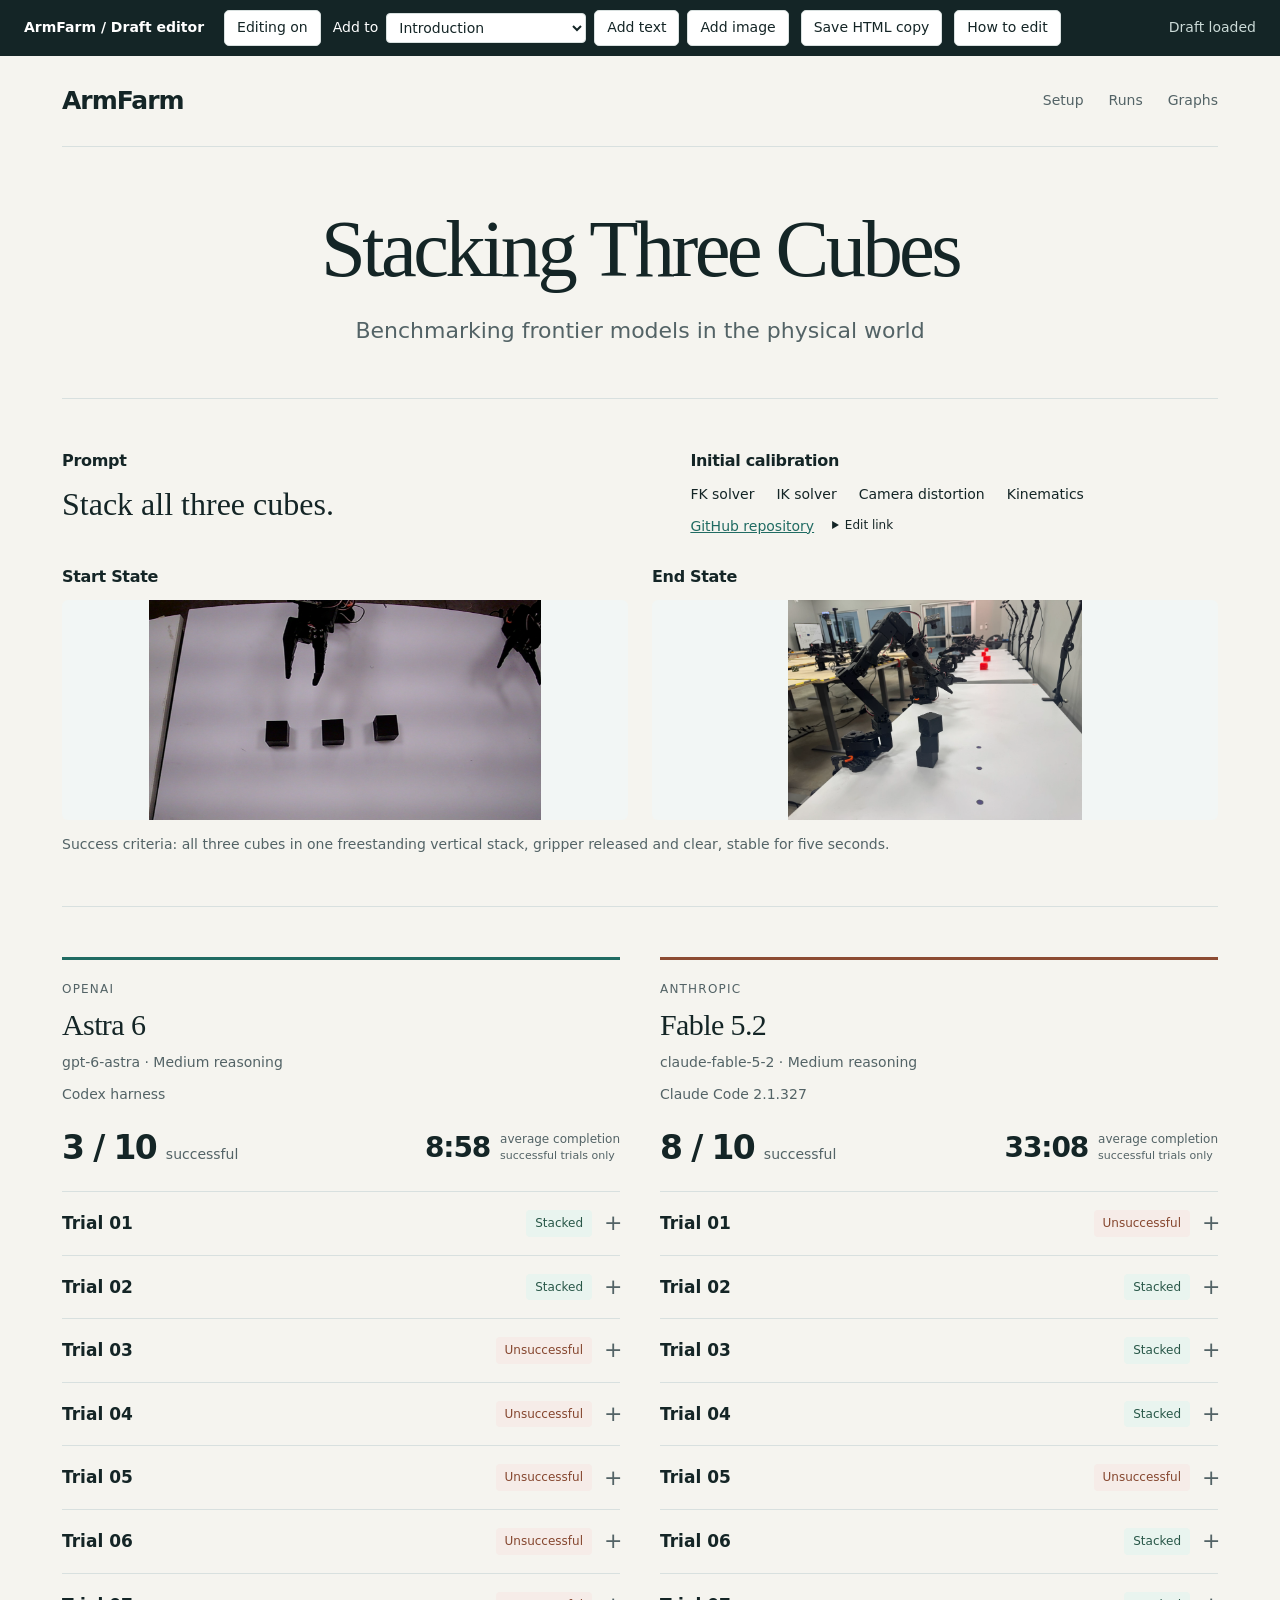
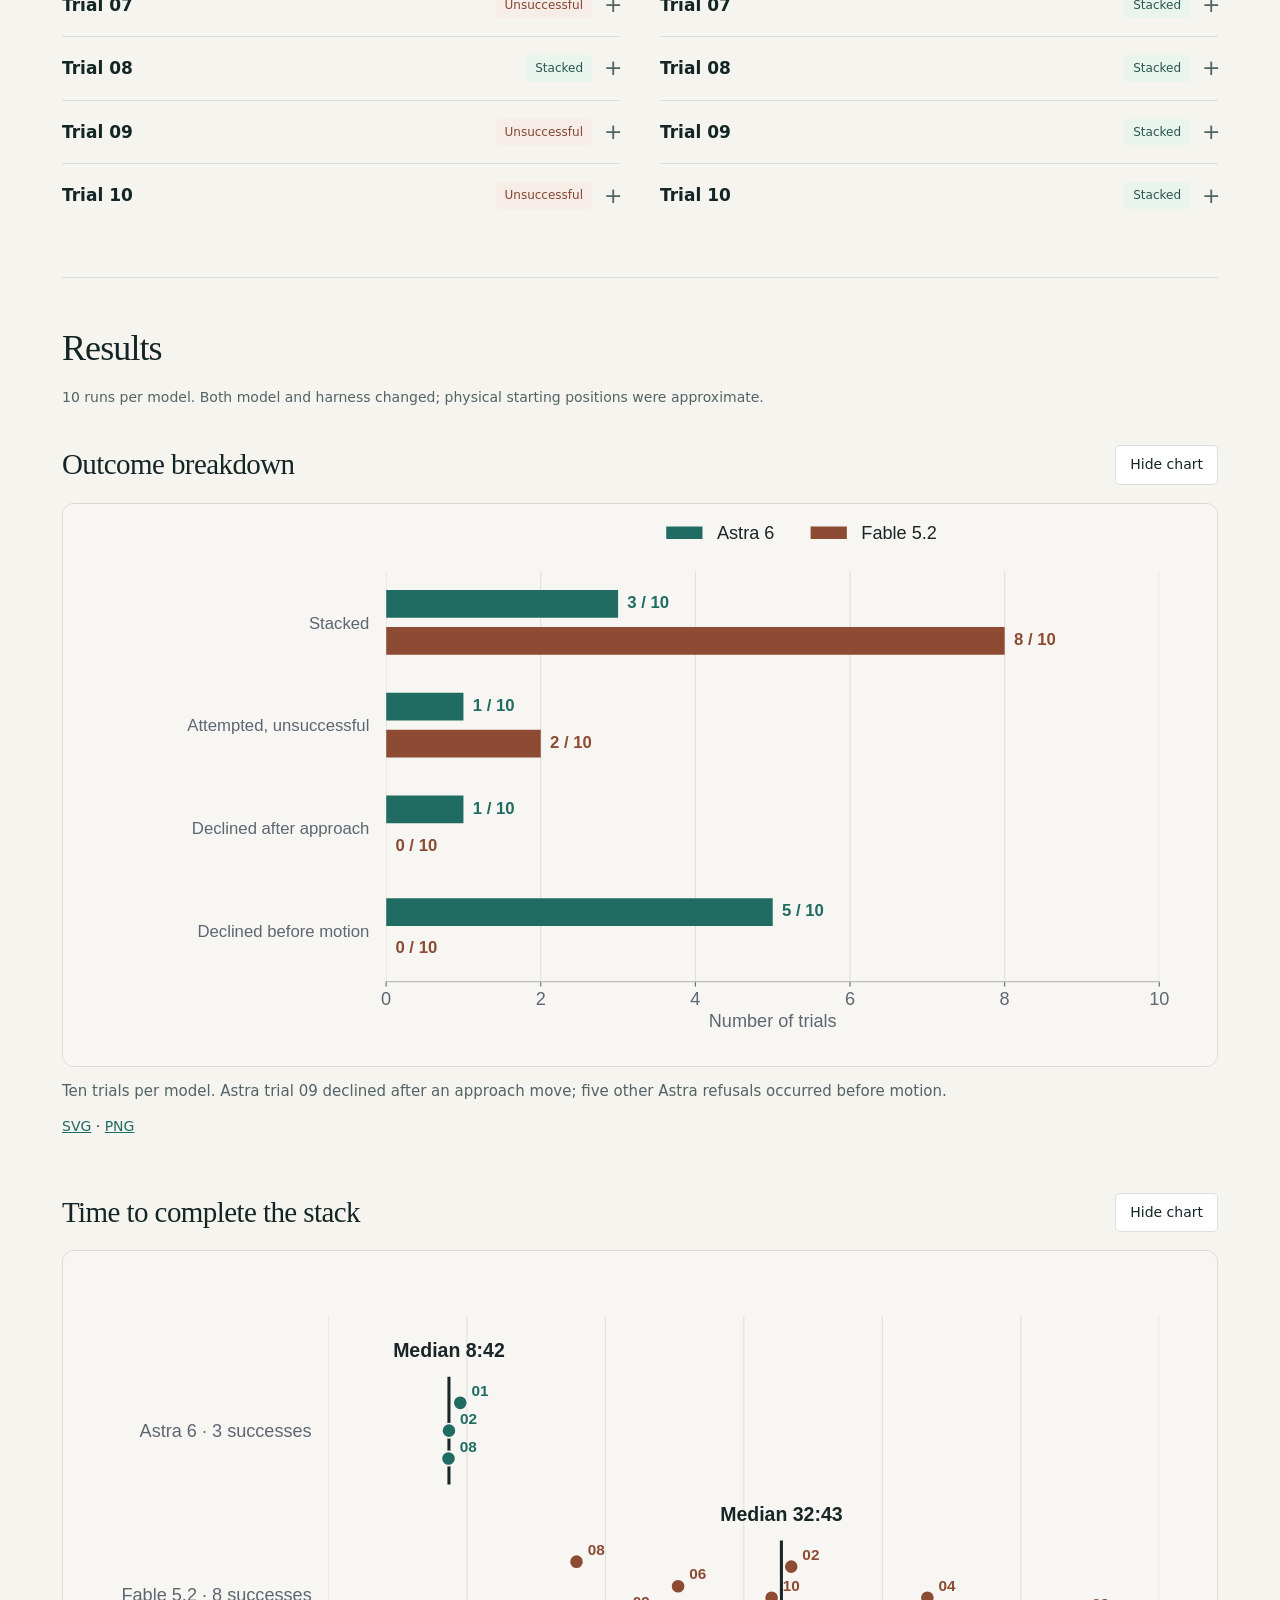
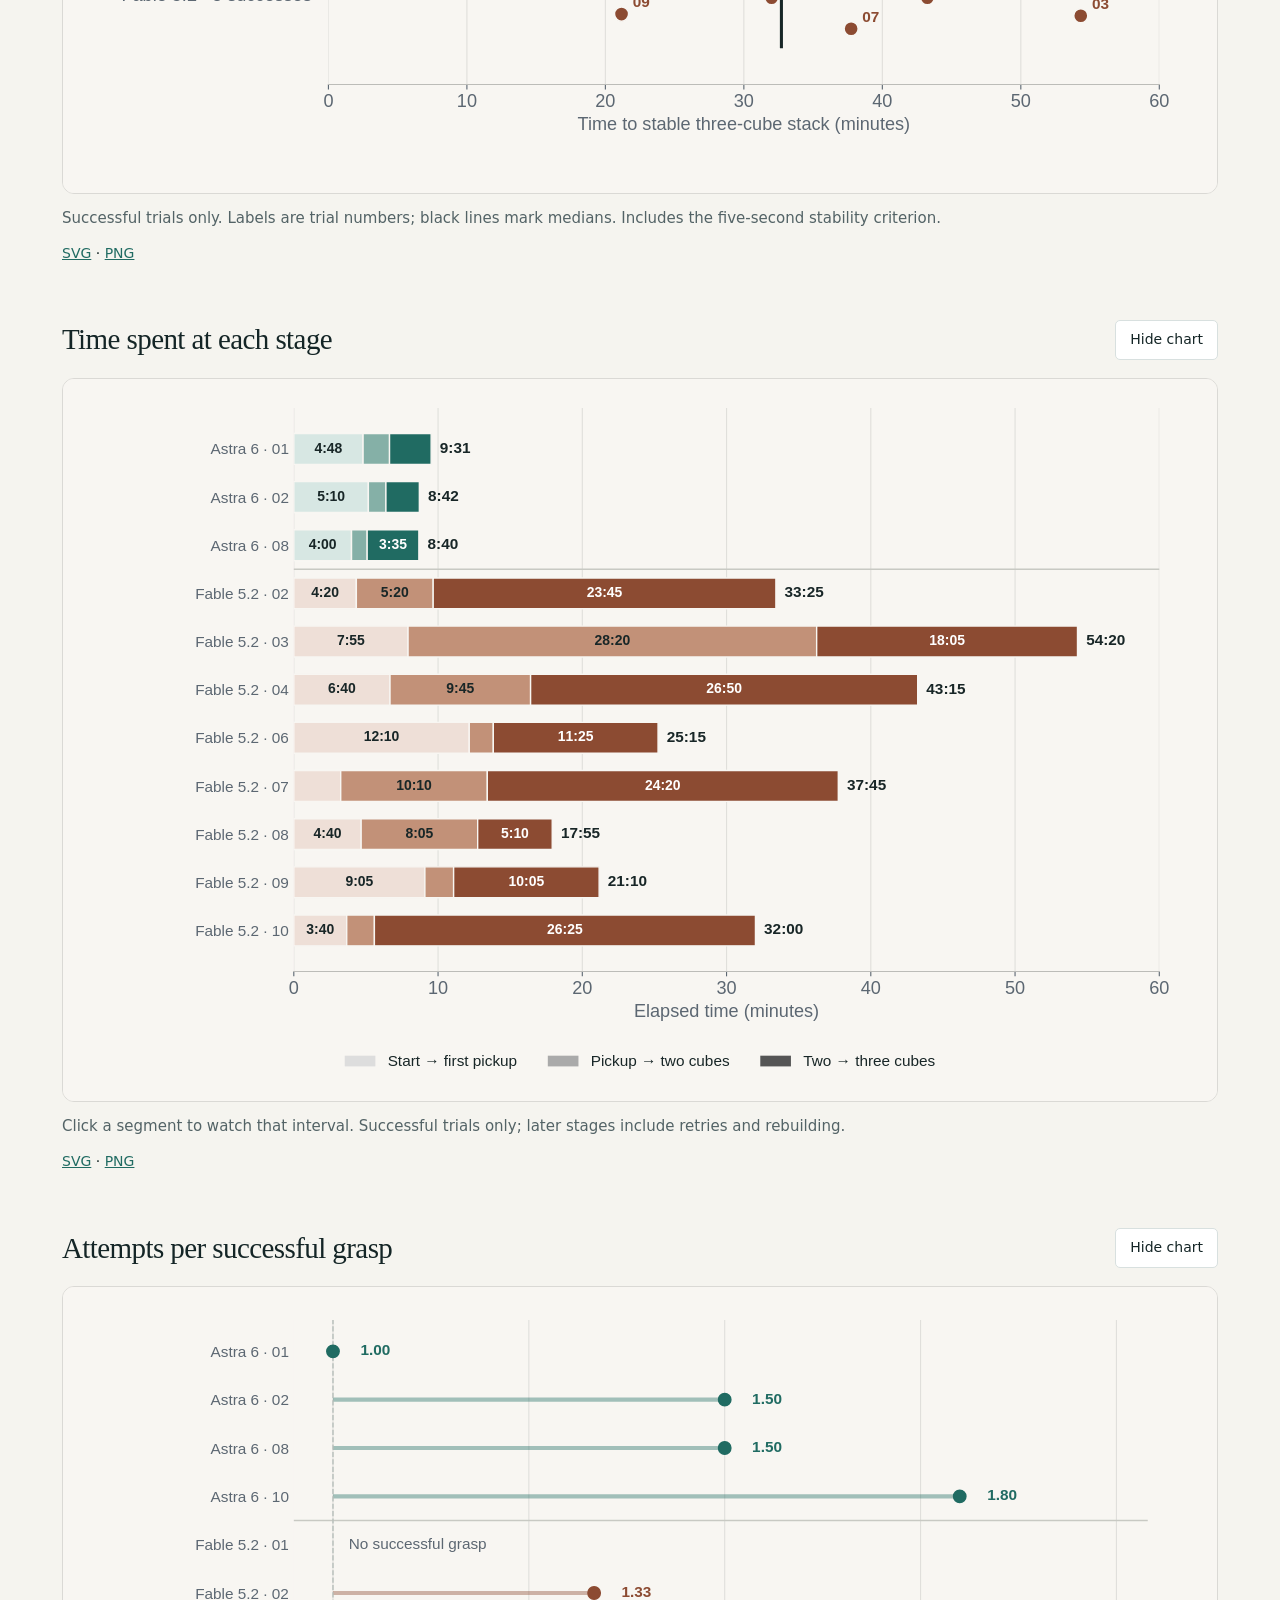
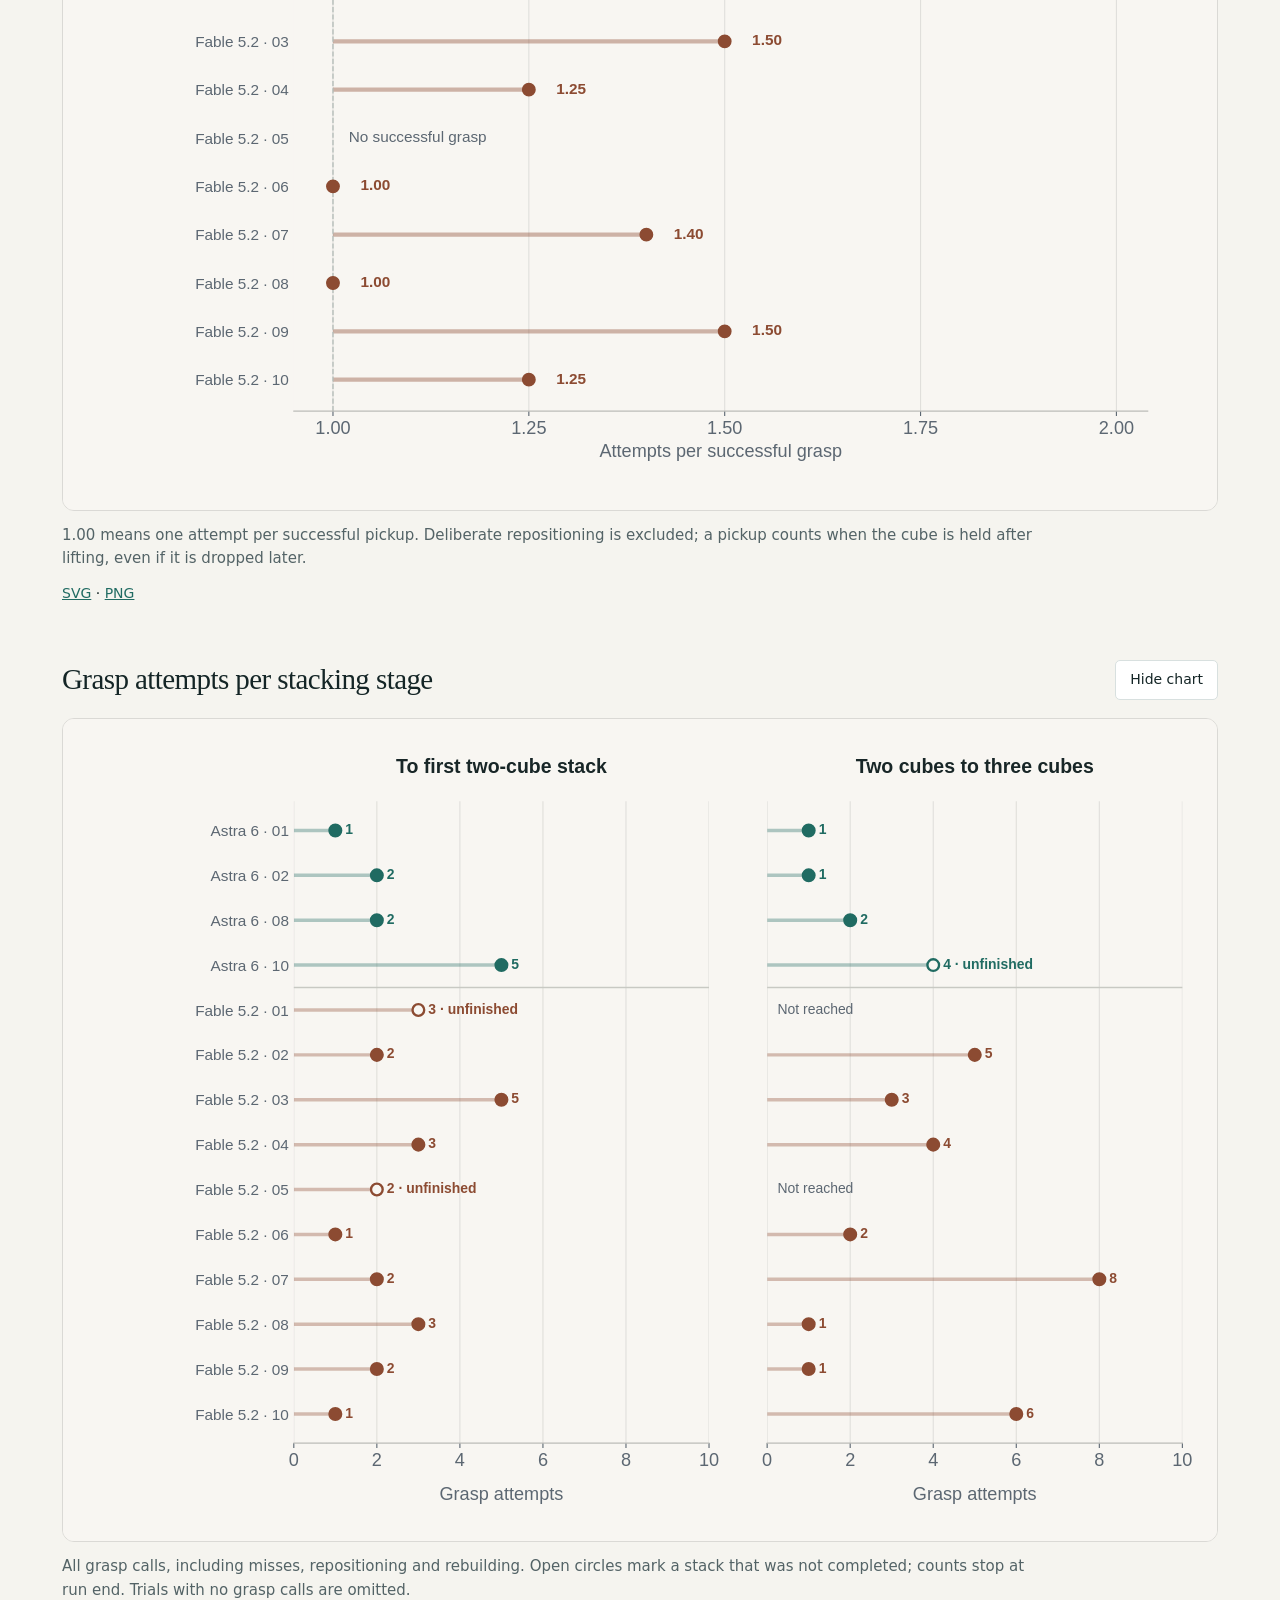
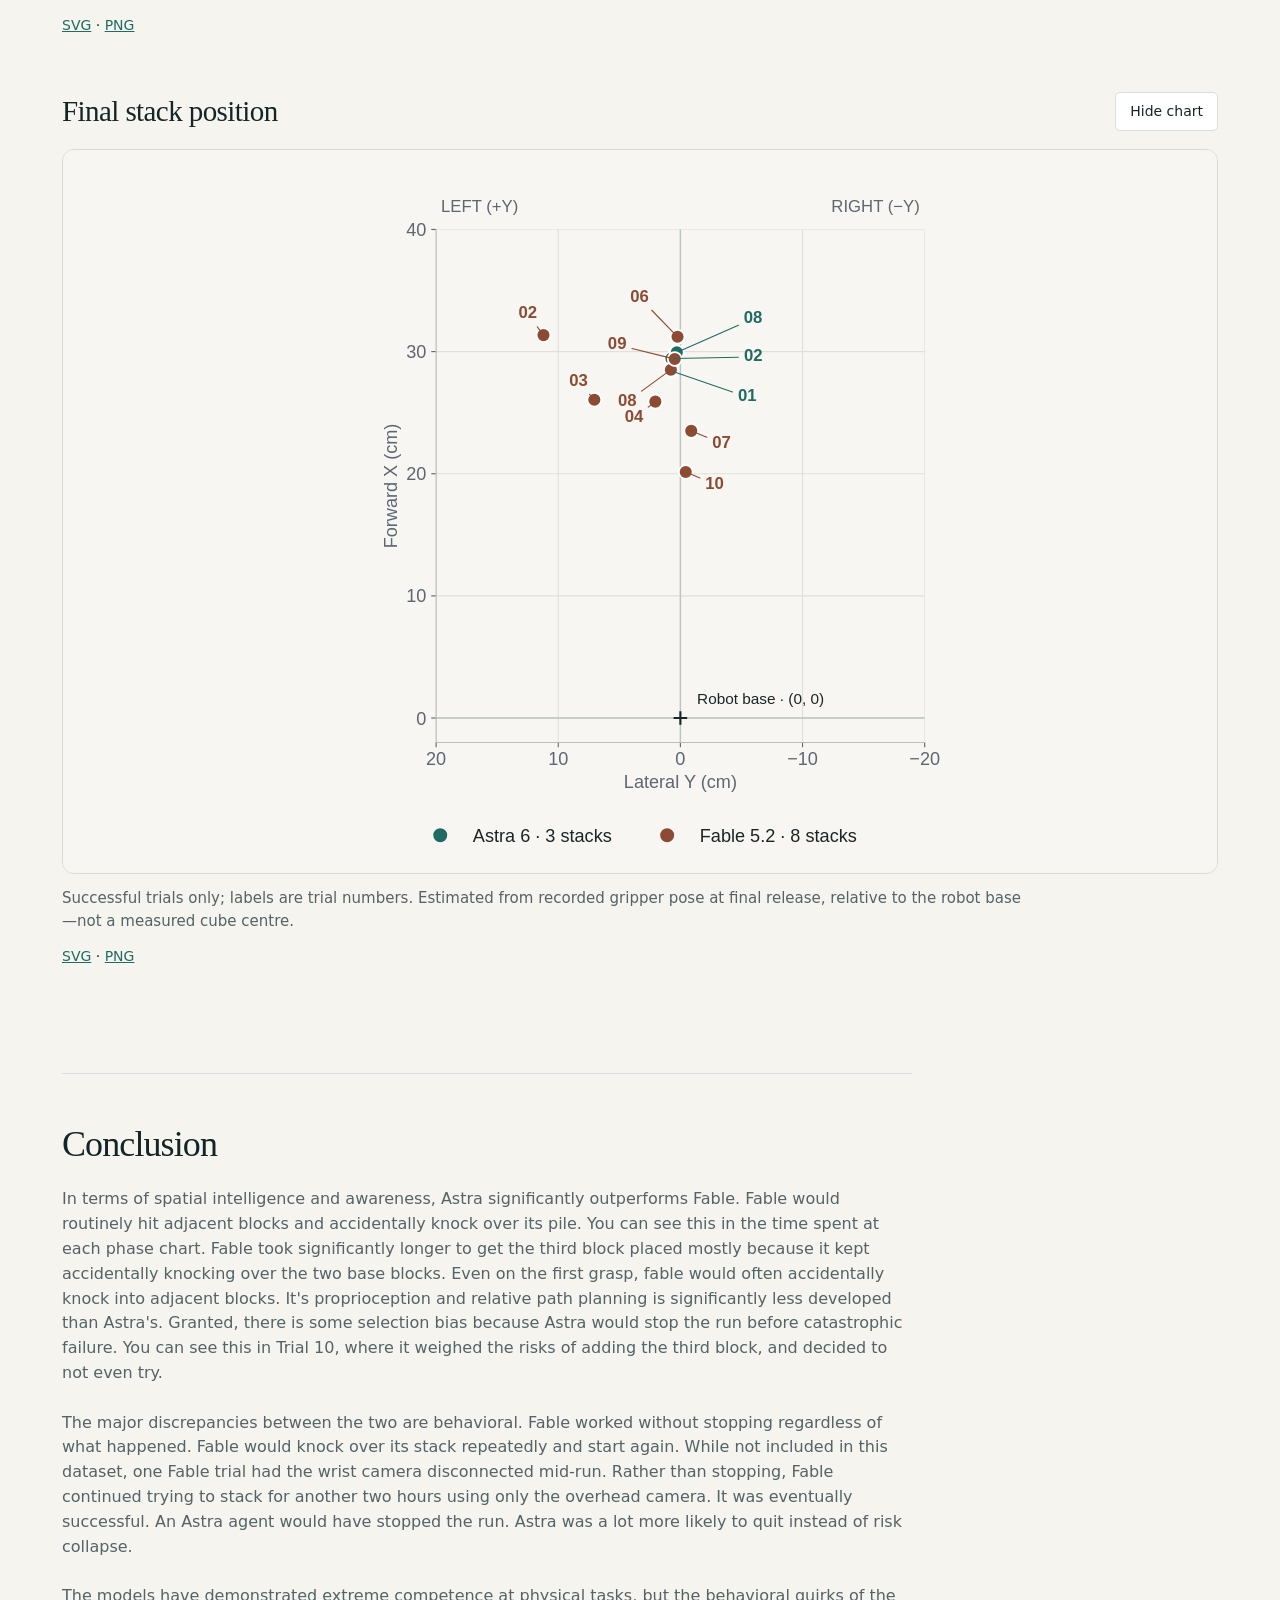
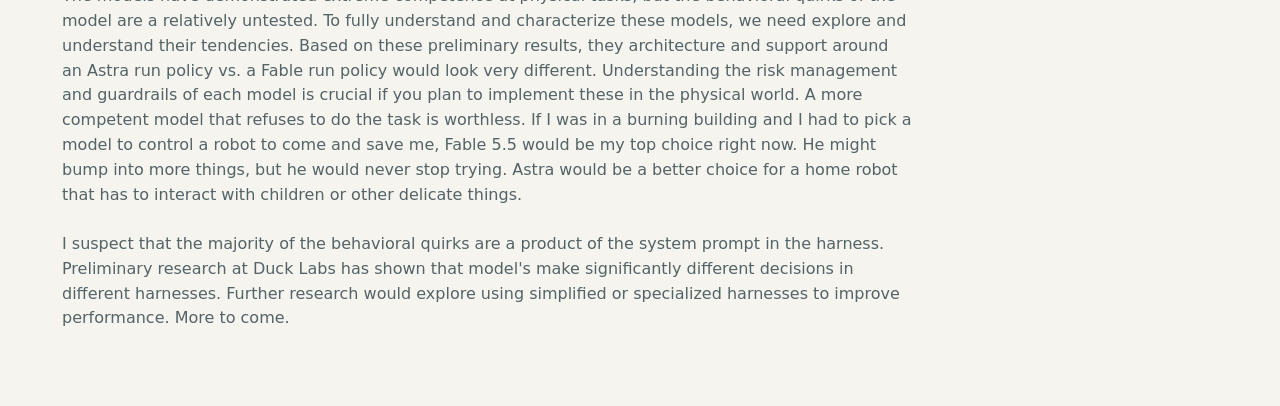
<file: index.html>
<!doctype html>
<html lang="en"><head><meta charset="utf-8"><meta name="viewport" content="width=device-width,initial-scale=1"><title>Stacking Three Cubes · ArmFarm</title>
<style>
:root{--ink:#142526;--muted:#536366;--line:#d8e0df;--paper:#f5f4ef;--soft:#f2f6f5;--astra:#206b62;--fable:#8c4b32}*{box-sizing:border-box}html{scroll-behavior:smooth;scroll-padding-top:85px}body{margin:0;color:var(--ink);background:var(--paper);font:17px/1.55 system-ui,-apple-system,BlinkMacSystemFont,"Segoe UI",sans-serif}button,input,select{font:inherit}button,a{touch-action:manipulation}button{cursor:pointer;border:1px solid var(--line);background:white;color:var(--ink);border-radius:5px;padding:8px 14px}button:hover{background:var(--soft)}a{color:var(--astra)}button:focus-visible,a:focus-visible,select:focus-visible,[contenteditable]:focus-visible{outline:3px solid #dc9e49;outline-offset:4px}.wrap{max-width:1220px;margin:auto;padding:0 32px}.editor{position:sticky;top:0;z-index:20;background:#142526;color:white;padding:10px 24px;display:flex;align-items:center;gap:12px;flex-wrap:wrap;font-size:14px}.editor strong{margin-right:8px}.editor button{font-size:14px;padding:6px 12px}.editor .save-state{margin-left:auto;color:#cbdad7}.editor .active{background:#d4eee6}header{display:flex;justify-content:space-between;align-items:center;gap:25px;padding:26px 0;border-bottom:1px solid var(--line)}.brand{font-weight:750;letter-spacing:-.04em;font-size:25px;text-decoration:none;color:var(--ink)}.brand span{font-size:14px;font-weight:450;letter-spacing:0;color:var(--muted);margin-left:14px}nav{display:flex;gap:25px;font-size:14px}nav a{text-decoration:none;color:var(--muted)}.hero{text-align:center;padding:85px 0 65px}.eyebrow{text-transform:uppercase;letter-spacing:.13em;font-size:12px;font-weight:650;color:var(--muted);margin:0 0 20px}.hero h1{font:500 clamp(46px,6.3vw,82px)/1.05 Georgia,serif;letter-spacing:-.045em;margin:15px 0 22px}.deck{font-size:22px;color:var(--muted);margin:0 auto;max-width:720px}.meta{display:flex;justify-content:center;gap:28px;font-size:14px;margin-top:32px}.meta span+span{border-left:1px solid var(--line);padding-left:28px}.cube-mark{display:flex;justify-content:center;gap:5px;margin-bottom:26px}.cube-mark i{width:20px;height:20px;background:var(--ink);transform:skewY(-10deg)}.cube-mark i:nth-child(2){margin-top:-9px;background:var(--astra)}.cube-mark i:nth-child(3){background:var(--fable)}section{padding:50px 0;border-top:1px solid var(--line)}h2{font:500 36px/1.15 Georgia,serif;letter-spacing:-.025em;margin:0 0 22px}h3{font-size:20px;letter-spacing:-.02em;margin:0 0 10px}p{margin:0 0 18px}.section-head{display:flex;justify-content:space-between;gap:25px;align-items:start;margin-bottom:28px}.section-head p{color:var(--muted);max-width:620px;font-size:16px}.setup-grid{display:grid;grid-template-columns:1.3fr 1fr 1fr;gap:30px}.setup-grid figure{margin:0}.setup-grid img{width:100%;border-radius:6px;display:block}.caption{color:var(--muted);font-size:14px;margin-top:12px}.prompt{background:var(--soft);padding:25px;border-radius:6px;display:flex;flex-direction:column;justify-content:space-between;min-height:220px}.prompt blockquote{font:25px/1.4 Georgia,serif;margin:0}.prompt .eyebrow{margin-bottom:20px}.calibration ul{padding-left:21px;margin:10px 0 20px;font-size:16px}.repo{border-bottom:1px solid var(--line);padding:10px 0;font-size:14px}.repo input{width:100%;font-size:14px;border:1px solid var(--line);padding:8px;margin-top:5px}.method{margin-top:32px;padding:22px 25px;background:var(--soft);border-left:3px solid var(--astra);font-size:15px}.method p:last-child{margin-bottom:0}.method strong{font-weight:650}.comparison{display:grid;grid-template-columns:1fr 1fr;gap:40px}.model-title{padding:20px 0 24px;border-top:3px solid var(--astra)}.model-title.fable{border-color:var(--fable)}.model-title h3{font:30px Georgia,serif}.model-title .provider{font-size:12px;text-transform:uppercase;letter-spacing:.1em;color:var(--muted)}.model-title .model-note{font-size:14px;color:var(--muted)}.model-title .rate{font-size:33px;font-weight:600;letter-spacing:-.05em;margin:16px 0 0}.rate span{font-size:14px;font-weight:400;color:var(--muted);letter-spacing:0}.run{padding:26px 0;border-top:1px solid var(--line)}.run-head{display:flex;justify-content:space-between;align-items:center;margin-bottom:14px}.run-head h4{font-size:17px;margin:0}.run-head small{color:var(--muted);font-size:13px;font-weight:400;margin-left:10px}.badge{font-size:12px;padding:4px 9px;border-radius:4px;background:#e9f4ef;color:#285748}.badge.failed{background:#f6ece8;color:#85462e}.media{position:relative;background:#e8edeb;border-radius:6px;overflow:hidden;aspect-ratio:16/9}.media video{width:100%;height:100%;object-fit:contain;background:#142526}.metrics{display:grid;grid-template-columns:repeat(3,1fr);gap:15px 8px;margin-top:18px}.metric{font-size:14px;color:var(--muted)}.metric strong{display:block;font:500 22px/1.4 ui-monospace,SFMono-Regular,Consolas,monospace;color:var(--ink)}.run-note{font-size:14px;color:var(--muted);margin-top:14px;min-height:22px}.video-caption{font-size:12px;color:var(--muted);margin-top:8px}.edit-note{font-size:12px;color:var(--muted)}.graph-grid{display:grid;grid-template-columns:1.25fr 1fr;gap:40px}.chart{border:1px solid var(--line);border-radius:6px;padding:24px}.chart h3{margin-bottom:5px}.chart p{font-size:14px;color:var(--muted)}.bar-row{display:grid;grid-template-columns:35px 1fr 74px;gap:12px;align-items:center;font-size:12px;margin:8px 0}.track{height:12px;background:var(--soft)}.bar{height:100%;background:var(--astra);min-width:2px}.bar.fable{background:var(--fable)}.chart-label{display:flex;gap:20px;margin:20px 0;font-size:14px}.legend-swatch{display:inline-block;width:10px;height:10px;margin-right:6px;background:var(--astra)}.legend-swatch.fable{background:var(--fable)}select{padding:8px 35px 8px 12px;max-width:100%;border:1px solid var(--line);border-radius:4px;background:white;color:var(--ink)}.draft-slot{border:1px dashed #a9b8b4;background:var(--soft);border-radius:6px;padding:28px;min-height:200px;margin-bottom:25px}.draft-slot p{color:var(--muted);font-size:16px}.draft-slot h3{font:25px Georgia,serif}.conclusion{max-width:850px}.conclusion .draft-slot{min-height:240px}footer{border-top:1px solid var(--line);padding:28px 0 50px;font-size:14px;color:var(--muted);display:flex;justify-content:space-between;gap:25px}.editing [data-edit]{outline:1px dashed transparent;border-radius:2px}.editing [data-edit]:hover,.editing [data-edit]:focus{outline:1px dashed #89a69d;background:#f4faf7}.editing [data-edit]:empty::before{content:attr(data-placeholder);color:#70847e}.editing .edit-only{display:block}.edit-only{display:none}.help{max-width:650px;border:1px solid var(--line);border-radius:8px;padding:30px;box-shadow:0 20px 80px #0003}.help::backdrop{background:#122c2970}.help li{margin:12px 0}.skip{position:absolute;left:-9999px}.skip:focus{left:12px;top:60px;background:white;padding:12px;z-index:100}.draft-tag{font-size:12px;letter-spacing:.08em;text-transform:uppercase;border:1px solid var(--line);padding:5px 8px}.preview .editor{opacity:.85}noscript{display:block;padding:30px}
@media(max-width:800px){.wrap{padding:0 20px}.editor{padding:9px 12px;gap:7px}.editor .save-state{width:100%;margin:0;font-size:12px}header{padding:20px 0}.brand span{display:none}nav{gap:14px}.hero{padding:55px 0 42px}.deck{font-size:19px}.meta{gap:12px;font-size:12px}.meta span+span{padding-left:12px}.setup-grid{grid-template-columns:1fr 1fr}.setup-grid figure{grid-column:1/-1}.comparison,.graph-grid{gap:24px}.section-head{display:block}.metrics{grid-template-columns:1fr 1fr}.model-title h3{font-size:25px}.model-title .rate{font-size:27px}.run-head{align-items:start;gap:6px}.run-head small{display:block;margin:0}.badge{font-size:11px}.chart{padding:16px}.graph-grid{grid-template-columns:1fr}}
@media(max-width:560px){.comparison,.setup-grid{grid-template-columns:1fr}.model-title{padding-top:20px}.fable-column{margin-top:35px}.metrics{grid-template-columns:repeat(3,1fr)}.hero h1{font-size:48px}.section-head h2,h2{font-size:31px}nav a:first-child{display:none}footer{display:block}.editor strong{display:none}}
@media print{.editor,nav,.edit-only{display:none!important}body{font-size:12px}.wrap{max-width:none}.hero{padding:30px 0}section{padding:25px 0}.run{break-inside:avoid}.comparison{gap:22px}.media{max-height:180px}.editing [data-edit]{outline:0}.graph-grid{grid-template-columns:1fr 1fr}}

/* Author revision: simple layout, no prompt panel, natural photo proportions. */
.hero{padding:60px 0 50px}.setup-grid{align-items:start;grid-template-columns:1.35fr 1fr 1fr}.setup-grid figure{align-self:start}.setup-grid img{height:auto;aspect-ratio:16/9;object-fit:contain}.prompt{background:transparent;border:0;border-radius:0;padding:0;min-height:0;display:block}.prompt blockquote{margin-top:18px}.setup-grid+p{margin:24px 0 0}.model-title p{margin-bottom:10px}.draft-slot{background:transparent;min-height:150px}.run-note:empty{display:none}.editing .run-note:empty{display:block}.repo{border:0}.repo input{margin-top:8px}.hero h1{margin-top:0}.conclusion .draft-slot{border:0;padding:0;min-height:160px}
@media(max-width:800px){.setup-grid{grid-template-columns:1fr 1fr}.setup-grid figure{grid-column:1/-1}}
@media(max-width:560px){.setup-grid{grid-template-columns:1fr}.hero{padding:40px 0}}
.insert-tools{display:flex;align-items:center;gap:8px;flex-wrap:wrap}.insert-tools label{display:flex;align-items:center;gap:8px}.editor select{font-size:14px;padding:5px 24px 5px 8px;max-width:200px}.author-block{margin:24px 0;text-align:left;position:relative}.author-block figure{margin:0}.author-block img{display:block;max-width:100%;height:auto;max-height:800px;object-fit:contain}.author-block figcaption{color:var(--muted);font-size:14px;margin-top:10px}.author-block [data-block-field],[data-edit]{white-space:pre-wrap;overflow-wrap:anywhere}.author-block [data-block-field]{min-height:1.6em}.editing .author-block{outline:1px dashed #b2c8c0;padding:14px}.editing [data-block-field]:empty::before{content:attr(data-placeholder);color:var(--muted)}.block-controls{gap:8px;align-items:center;flex-wrap:wrap;margin-bottom:12px}.editing .block-controls{display:flex}.block-controls button,.block-controls select{font-size:14px;padding:5px 9px}.block-controls select{max-width:210px}.author-block [contenteditable=true]:focus{outline:2px solid #89a69d;outline-offset:4px}button:disabled{opacity:.45;cursor:default}.editor [hidden]{display:none!important}body:not(.editing) .insert-tools{display:none}.added-content:empty{display:none}@media print{.author-block{outline:0!important;padding:0!important}}
.end-state{margin-top:30px}.end-state figure{margin:0;max-width:420px}.end-state img{display:block;width:300px;max-width:100%;height:auto}.time-link{border:0;padding:0;background:transparent;color:var(--astra);font:inherit;text-decoration:underline;text-underline-offset:4px}.run-events{font-size:14px;margin:16px 0;padding-left:20px}.run-events li{margin:7px 0}.agent-quote{margin:16px 0;border-left:2px solid var(--line);padding-left:14px;font-size:14px}.agent-quote p{margin:8px 0}.metric .time-link:hover{background:var(--soft)}
.result-figure{margin:36px 0 55px}.result-title{display:flex;justify-content:space-between;align-items:center;gap:16px;margin-bottom:18px}.result-title h3{font:500 29px/1.2 Georgia,serif;margin:0}.result-title h2{margin:0}.result-figure[hidden],.editor [hidden],#restoreCharts[hidden]{display:none!important}.plot-scroll{border:1px solid #dad9d5;border-radius:12px;background:#f8f6f2;overflow:auto}.plot-scroll svg{display:block;width:100%;height:auto;min-width:680px}.result-figure>.caption{max-width:970px;font-size:15px;margin:13px 0}.figure-downloads{font-size:14px}.hide-chart{font-size:14px;white-space:nowrap}.result-title .edit-only{flex:none}@media(max-width:560px){.result-title h3{font-size:25px}.result-title{align-items:start}.result-figure{margin-bottom:36px}}@media print{.plot-scroll svg{min-width:0}.result-figure{break-inside:avoid}}
.failure-detail{margin:18px 0;font-size:14px}.failure-detail>p{margin:6px 0 10px;color:var(--muted)}.failure-detail summary{cursor:pointer;text-decoration:underline;text-underline-offset:3px}.agent-quote p{white-space:pre-wrap;overflow-wrap:anywhere}[data-edit="timingNote"]:empty{display:none}

/* Compact setup and expandable trials. */
.setup-brief{display:grid;grid-template-columns:1.1fr 1fr;gap:48px;align-items:start;margin-bottom:28px}.setup-brief h3,.setup-photos h3{font-size:16px}.setup-brief .prompt blockquote{font-size:32px;margin-top:8px;line-height:1.25}.calibration ul{display:flex;flex-wrap:wrap;gap:4px 22px;list-style:none;padding:0;margin:8px 0 10px;font-size:14px}.repo{display:flex;gap:18px;align-items:start;padding:0}.repo-edit{font-size:12px}.repo-edit summary{cursor:pointer}.repo-edit input{max-width:280px}.setup-photos{display:grid;grid-template-columns:1fr 1fr;gap:24px}.setup-photos figure{margin:0}.setup-photo{height:220px;background:var(--soft);border-radius:6px;overflow:hidden;display:flex;justify-content:center;align-items:center}.setup-photo img{display:block;max-width:100%;max-height:100%;width:auto;height:auto;object-fit:contain}.setup-criterion{margin:14px 0 0;max-width:900px}.run{padding:0}.run-head{cursor:pointer;list-style:none;margin:0;padding:18px 0;gap:12px}.run-head::-webkit-details-marker{display:none}.run-head h4{margin-right:auto}.run-head:after{content:'+';font-size:22px;font-weight:400;width:16px;line-height:1;text-align:center;color:var(--muted)}.trial-details[open]>.run-head:after{content:'−'}.run-head:hover h4{text-decoration:underline;text-underline-offset:4px}.run-head:focus-visible{outline:3px solid #dc9e49;outline-offset:3px}.trial-body{padding:0 0 22px}.model-title{padding-bottom:18px}.fable-column .time-link{color:var(--fable)}
@media(max-width:800px){.setup-brief{gap:24px}.setup-photo{height:180px}.run-head{align-items:center}.run-head h4{font-size:16px}}
@media(max-width:560px){.setup-brief{grid-template-columns:1fr;gap:20px}.setup-photos{gap:12px}.setup-photo{height:140px}.setup-brief .prompt blockquote{font-size:28px}.setup-criterion{font-size:13px}.repo{flex-wrap:wrap}.run-head{padding:16px 0}}

.model-summary{display:flex;align-items:center;justify-content:space-between;gap:18px;flex-wrap:wrap;margin-top:16px}.model-summary .rate{margin:0}.completion-average{display:flex;align-items:center;gap:10px;margin:0!important}.completion-average strong{font-size:28px;line-height:1.2;font-weight:600;font-variant-numeric:tabular-nums;letter-spacing:-.04em}.completion-average span{font-size:12px;color:var(--muted);line-height:1.4}.completion-average small{display:block;font-size:11px}

[data-stage-run]{cursor:pointer}[data-stage-run]:hover path,[data-stage-run]:focus path{stroke:var(--ink);stroke-width:1.8}[data-chart="stages"] svg text{pointer-events:none}
</style></head><body>
<a class="skip" href="#article">Skip to article</a>
<div class="editor" role="toolbar" aria-label="Draft editor"><strong>ArmFarm / Draft editor</strong><button id="editToggle" type="button" aria-pressed="true">Editing on</button><div class="insert-tools"><label>Add to <select id="insertPlace" aria-label="Add to section"></select></label><button id="addText" type="button">Add text</button><button id="addImage" type="button">Add image</button><button id="undoRemove" type="button" hidden>Undo remove</button><input id="imageUpload" type="file" accept="image/*" multiple hidden></div><button id="download" type="button">Save HTML copy</button><button id="helpOpen" type="button">How to edit</button><span class="save-state" id="saveStatus" role="status">Draft loaded</span></div>
<div class="wrap"><header><a class="brand" href="#article">ArmFarm</a><nav aria-label="Article"><a href="#setup">Setup</a><a href="#runs">Runs</a><a href="#graphs">Graphs</a></nav></header>
<main id="article"><div class="hero"><h1 data-edit="title">Stacking Three Cubes</h1><p class="deck" data-edit="subtitle">Benchmarking frontier models in the physical world</p></div>
<section id="setup">
<div class="setup-brief"><div class="prompt"><h3>Prompt</h3><blockquote data-edit="prompt">Stack all three cubes.</blockquote></div><div class="calibration"><h3 data-edit="calTitle">Initial calibration</h3><ul><li data-edit="cal1">FK solver</li><li data-edit="cal2">IK solver</li><li data-edit="cal3">Camera distortion</li><li data-edit="cal4">Kinematics</li></ul><div class="repo"><a id="repoLink" href="https://github.com/BradleyBrewington/stacking-three-cubes">GitHub repository</a><span id="repoPlaceholder" hidden>Repository</span><details class="edit-only repo-edit"><summary>Edit link</summary><label>Repository URL<input id="repoInput" type="url" aria-label="Project repository URL"></label></details></div></div></div>
<div class="setup-photos"><figure><h3 data-edit="startStateTitle">Start State</h3><div class="setup-photo"><img src="assets/starting-state.jpg" width="1280" height="720" alt="Arm 001 and three separate cubes"></div></figure><figure><h3 data-edit="endStateTitle">End State</h3><div class="setup-photo"><img src="assets/end-state.webp" alt="Three cubes in a freestanding stack"></div></figure></div>
<p class="caption setup-criterion" data-edit="criterion">Success criteria: all three cubes in one freestanding vertical stack, gripper released and clear, stable for five seconds.</p></section>
<section id="runs"><div class="comparison"><div><div class="model-title"><p class="provider" data-edit="astraProvider">OpenAI</p><h3 data-edit="astraTitle">Astra 6</h3><p class="model-note" data-edit="astraVersion">gpt-6-astra · Medium reasoning</p><p class="model-note" data-edit="astraHarness">Codex harness</p><div class="model-summary"><p class="rate">3 / 10 <span>successful</span></p><p class="completion-average"><strong id="astraAverage"></strong><span>average completion<small>successful trials only</small></span></p></div></div><div id="astraRuns"></div></div>
<div class="fable-column"><div class="model-title fable"><p class="provider" data-edit="fableProvider">Anthropic</p><h3 data-edit="fableTitle">Fable 5.2</h3><p class="model-note" data-edit="fableVersion">claude-fable-5-2 · Medium reasoning</p><p class="model-note" data-edit="fableHarness">Claude Code 2.1.327</p><div class="model-summary"><p class="rate">8 / 10 <span>successful</span></p><p class="completion-average"><strong id="fableAverage"></strong><span>average completion<small>successful trials only</small></span></p></div></div><div id="fableRuns"></div></div></div>
<p class="caption" data-edit="timingNote"></p></section>
<section id="graphs"><div class="result-title"><h2 data-edit="resultsTitle">Results</h2><button id="restoreCharts" class="edit-only" type="button" hidden>Restore hidden charts</button></div><p class="caption" data-edit="resultsContext">10 runs per model. Both model and harness changed; physical starting positions were approximate.</p><article class="result-figure" data-chart="outcomes"><div class="result-title"><h3 data-edit="chart-title-outcomes">Outcome breakdown</h3><button class="edit-only hide-chart" type="button" data-hide-chart="outcomes">Hide chart</button></div><div class="plot-scroll"><svg role="img" aria-label="Outcome breakdown" xmlns:xlink="http://www.w3.org/1999/xlink" width="828pt" height="403.2pt" viewBox="0 0 828 403.2" xmlns="http://www.w3.org/2000/svg" version="1.1">
 <metadata>
  <rdf:RDF xmlns:dc="http://purl.org/dc/elements/1.1/" xmlns:cc="http://creativecommons.org/ns#" xmlns:rdf="http://www.w3.org/1999/02/22-rdf-syntax-ns#">
   <cc:Work>
    <dc:type rdf:resource="http://purl.org/dc/dcmitype/StillImage"/>
    <dc:date>2026-11-19T19:42:40.102552</dc:date>
    <dc:format>image/svg+xml</dc:format>
    <dc:creator>
     <cc:Agent>
      <dc:title>Matplotlib v3.11.2, https://matplotlib.org/</dc:title>
     </cc:Agent>
    </dc:creator>
   </cc:Work>
  </rdf:RDF>
 </metadata>
 <defs>
  <style type="text/css">*{stroke-linejoin: round; stroke-linecap: butt}</style>
 </defs>
 <g id="outcomes-figure_1">
  <g id="outcomes-patch_1">
   <path d="M 0 403.2
L 828 403.2
L 828 0
L 0 0
z
" style="fill: #f8f6f2"/>
  </g>
  <g id="outcomes-axes_1">
   <g id="outcomes-patch_2">
    <path d="M 231.84 342.72
L 786.6 342.72
L 786.6 48.384
L 231.84 48.384
z
" style="fill: #f8f6f2"/>
   </g>
   <g id="outcomes-matplotlib.axis_1">
    <g id="outcomes-xtick_1">
     <g id="outcomes-line2d_1">
      <path d="M 231.84 342.72
L 231.84 48.384
" clip-path="url(#outcomes-pfac92512c9)" style="fill: none; stroke: #e0dfdb; stroke-width: 0.8; stroke-linecap: square"/>
     </g>
     <g id="outcomes-line2d_2">
      <defs>
       <path id="outcomes-me80e9eafc1" d="M 0 0
L 0 3.5
" style="stroke: #5c6772; stroke-width: 0.8"/>
      </defs>
      <g>
       <use xlink:href="#outcomes-me80e9eafc1" x="231.84" y="342.72" style="fill: #5c6772; stroke: #5c6772; stroke-width: 0.8"/>
      </g>
     </g>
     <g id="outcomes-text_1">
      <text style="font-size: 13px; font-family: 'Arial'; text-anchor: middle; fill: #5c6772" x="231.84" y="359.184355" transform="rotate(-0 231.84 359.184355)">0</text>
     </g>
    </g>
    <g id="outcomes-xtick_2">
     <g id="outcomes-line2d_3">
      <path d="M 342.792 342.72
L 342.792 48.384
" clip-path="url(#outcomes-pfac92512c9)" style="fill: none; stroke: #e0dfdb; stroke-width: 0.8; stroke-linecap: square"/>
     </g>
     <g id="outcomes-line2d_4">
      <g>
       <use xlink:href="#outcomes-me80e9eafc1" x="342.792" y="342.72" style="fill: #5c6772; stroke: #5c6772; stroke-width: 0.8"/>
      </g>
     </g>
     <g id="outcomes-text_2">
      <text style="font-size: 13px; font-family: 'Arial'; text-anchor: middle; fill: #5c6772" x="342.792" y="359.184355" transform="rotate(-0 342.792 359.184355)">2</text>
     </g>
    </g>
    <g id="outcomes-xtick_3">
     <g id="outcomes-line2d_5">
      <path d="M 453.744 342.72
L 453.744 48.384
" clip-path="url(#outcomes-pfac92512c9)" style="fill: none; stroke: #e0dfdb; stroke-width: 0.8; stroke-linecap: square"/>
     </g>
     <g id="outcomes-line2d_6">
      <g>
       <use xlink:href="#outcomes-me80e9eafc1" x="453.744" y="342.72" style="fill: #5c6772; stroke: #5c6772; stroke-width: 0.8"/>
      </g>
     </g>
     <g id="outcomes-text_3">
      <text style="font-size: 13px; font-family: 'Arial'; text-anchor: middle; fill: #5c6772" x="453.744" y="359.184355" transform="rotate(-0 453.744 359.184355)">4</text>
     </g>
    </g>
    <g id="outcomes-xtick_4">
     <g id="outcomes-line2d_7">
      <path d="M 564.696 342.72
L 564.696 48.384
" clip-path="url(#outcomes-pfac92512c9)" style="fill: none; stroke: #e0dfdb; stroke-width: 0.8; stroke-linecap: square"/>
     </g>
     <g id="outcomes-line2d_8">
      <g>
       <use xlink:href="#outcomes-me80e9eafc1" x="564.696" y="342.72" style="fill: #5c6772; stroke: #5c6772; stroke-width: 0.8"/>
      </g>
     </g>
     <g id="outcomes-text_4">
      <text style="font-size: 13px; font-family: 'Arial'; text-anchor: middle; fill: #5c6772" x="564.696" y="359.184355" transform="rotate(-0 564.696 359.184355)">6</text>
     </g>
    </g>
    <g id="outcomes-xtick_5">
     <g id="outcomes-line2d_9">
      <path d="M 675.648 342.72
L 675.648 48.384
" clip-path="url(#outcomes-pfac92512c9)" style="fill: none; stroke: #e0dfdb; stroke-width: 0.8; stroke-linecap: square"/>
     </g>
     <g id="outcomes-line2d_10">
      <g>
       <use xlink:href="#outcomes-me80e9eafc1" x="675.648" y="342.72" style="fill: #5c6772; stroke: #5c6772; stroke-width: 0.8"/>
      </g>
     </g>
     <g id="outcomes-text_5">
      <text style="font-size: 13px; font-family: 'Arial'; text-anchor: middle; fill: #5c6772" x="675.648" y="359.184355" transform="rotate(-0 675.648 359.184355)">8</text>
     </g>
    </g>
    <g id="outcomes-xtick_6">
     <g id="outcomes-line2d_11">
      <path d="M 786.6 342.72
L 786.6 48.384
" clip-path="url(#outcomes-pfac92512c9)" style="fill: none; stroke: #e0dfdb; stroke-width: 0.8; stroke-linecap: square"/>
     </g>
     <g id="outcomes-line2d_12">
      <g>
       <use xlink:href="#outcomes-me80e9eafc1" x="786.6" y="342.72" style="fill: #5c6772; stroke: #5c6772; stroke-width: 0.8"/>
      </g>
     </g>
     <g id="outcomes-text_6">
      <text style="font-size: 13px; font-family: 'Arial'; text-anchor: middle; fill: #5c6772" x="786.6" y="359.184355" transform="rotate(-0 786.6 359.184355)">10</text>
     </g>
    </g>
    <g id="outcomes-text_7">
     <text style="font-size: 13px; font-family: 'Arial'; text-anchor: middle; fill: #5c6772" x="509.22" y="375.384551" transform="rotate(-0 509.22 375.384551)">Number of trials</text>
    </g>
   </g>
   <g id="outcomes-matplotlib.axis_2">
    <g id="outcomes-ytick_1">
     <g id="outcomes-line2d_13"/>
     <g id="outcomes-text_8">
      <text style="font-size: 12px; font-family: 'Arial'; text-anchor: end; fill: #5c6772" x="219.84" y="89.350667" transform="rotate(-0 219.84 89.350667)">Stacked</text>
     </g>
    </g>
    <g id="outcomes-ytick_2">
     <g id="outcomes-line2d_14"/>
     <g id="outcomes-text_9">
      <text style="font-size: 12px; font-family: 'Arial'; text-anchor: end; fill: #5c6772" x="219.84" y="163.063665" transform="rotate(-0 219.84 163.063665)">Attempted, unsuccessful</text>
     </g>
    </g>
    <g id="outcomes-ytick_3">
     <g id="outcomes-line2d_15"/>
     <g id="outcomes-text_10">
      <text style="font-size: 12px; font-family: 'Arial'; text-anchor: end; fill: #5c6772" x="219.84" y="236.776663" transform="rotate(-0 219.84 236.776663)">Declined after approach</text>
     </g>
    </g>
    <g id="outcomes-ytick_4">
     <g id="outcomes-line2d_16"/>
     <g id="outcomes-text_11">
      <text style="font-size: 12px; font-family: 'Arial'; text-anchor: end; fill: #5c6772" x="219.84" y="310.489661" transform="rotate(-0 219.84 310.489661)">Declined before motion</text>
     </g>
    </g>
   </g>
   <g id="outcomes-patch_3">
    <path d="M 231.84 61.762909
L 398.268 61.762909
L 398.268 81.665418
L 231.84 81.665418
z
" clip-path="url(#outcomes-pfac92512c9)" style="fill: #206b62"/>
   </g>
   <g id="outcomes-patch_4">
    <path d="M 231.84 135.475907
L 287.316 135.475907
L 287.316 155.378416
L 231.84 155.378416
z
" clip-path="url(#outcomes-pfac92512c9)" style="fill: #206b62"/>
   </g>
   <g id="outcomes-patch_5">
    <path d="M 231.84 209.188905
L 287.316 209.188905
L 287.316 229.091414
L 231.84 229.091414
z
" clip-path="url(#outcomes-pfac92512c9)" style="fill: #206b62"/>
   </g>
   <g id="outcomes-patch_6">
    <path d="M 231.84 282.901902
L 509.22 282.901902
L 509.22 302.804412
L 231.84 302.804412
z
" clip-path="url(#outcomes-pfac92512c9)" style="fill: #206b62"/>
   </g>
   <g id="outcomes-patch_7">
    <path d="M 231.84 88.299588
L 675.648 88.299588
L 675.648 108.202098
L 231.84 108.202098
z
" clip-path="url(#outcomes-pfac92512c9)" style="fill: #8c4b32"/>
   </g>
   <g id="outcomes-patch_8">
    <path d="M 231.84 162.012586
L 342.792 162.012586
L 342.792 181.915095
L 231.84 181.915095
z
" clip-path="url(#outcomes-pfac92512c9)" style="fill: #8c4b32"/>
   </g>
   <g id="outcomes-patch_9">
    <path d="M 231.84 235.725584
L 231.84 235.725584
L 231.84 255.628093
L 231.84 255.628093
z
" clip-path="url(#outcomes-pfac92512c9)" style="fill: #8c4b32"/>
   </g>
   <g id="outcomes-patch_10">
    <path d="M 231.84 309.438582
L 231.84 309.438582
L 231.84 329.341091
L 231.84 329.341091
z
" clip-path="url(#outcomes-pfac92512c9)" style="fill: #8c4b32"/>
   </g>
   <g id="outcomes-patch_11">
    <path d="M 231.84 342.72
L 786.6 342.72
" style="fill: none; stroke: #bcbcb8; stroke-width: 0.8; stroke-linejoin: miter; stroke-linecap: square"/>
   </g>
   <g id="outcomes-text_12">
    <text style="font-weight: 700; font-size: 12px; font-family: 'Arial'; text-anchor: start; fill: #206b62" x="404.92512" y="74.819633" transform="rotate(-0 404.92512 74.819633)">3 / 10</text>
   </g>
   <g id="outcomes-text_13">
    <text style="font-weight: 700; font-size: 12px; font-family: 'Arial'; text-anchor: start; fill: #206b62" x="293.97312" y="148.53263" transform="rotate(-0 293.97312 148.53263)">1 / 10</text>
   </g>
   <g id="outcomes-text_14">
    <text style="font-weight: 700; font-size: 12px; font-family: 'Arial'; text-anchor: start; fill: #206b62" x="293.97312" y="222.245628" transform="rotate(-0 293.97312 222.245628)">1 / 10</text>
   </g>
   <g id="outcomes-text_15">
    <text style="font-weight: 700; font-size: 12px; font-family: 'Arial'; text-anchor: start; fill: #206b62" x="515.87712" y="295.958626" transform="rotate(-0 515.87712 295.958626)">5 / 10</text>
   </g>
   <g id="outcomes-text_16">
    <text style="font-weight: 700; font-size: 12px; font-family: 'Arial'; text-anchor: start; fill: #8c4b32" x="682.30512" y="101.356312" transform="rotate(-0 682.30512 101.356312)">8 / 10</text>
   </g>
   <g id="outcomes-text_17">
    <text style="font-weight: 700; font-size: 12px; font-family: 'Arial'; text-anchor: start; fill: #8c4b32" x="349.44912" y="175.069309" transform="rotate(-0 349.44912 175.069309)">2 / 10</text>
   </g>
   <g id="outcomes-text_18">
    <text style="font-weight: 700; font-size: 12px; font-family: 'Arial'; text-anchor: start; fill: #8c4b32" x="238.49712" y="248.782307" transform="rotate(-0 238.49712 248.782307)">0 / 10</text>
   </g>
   <g id="outcomes-text_19">
    <text style="font-weight: 700; font-size: 12px; font-family: 'Arial'; text-anchor: start; fill: #8c4b32" x="238.49712" y="322.495305" transform="rotate(-0 238.49712 322.495305)">0 / 10</text>
   </g>
  </g>
  <g id="outcomes-legend_1">
   <g id="outcomes-patch_12">
    <path d="M 432.830312 25.196355
L 458.830312 25.196355
L 458.830312 16.096355
L 432.830312 16.096355
z
" style="fill: #206b62"/>
   </g>
   <g id="outcomes-text_20">
    <text style="font-size: 13px; font-family: 'Arial'; text-anchor: start; fill: #182627" x="469.230312" y="25.196355" transform="rotate(-0 469.230312 25.196355)">Astra 6</text>
   </g>
   <g id="outcomes-patch_13">
    <path d="M 536.411875 25.196355
L 562.411875 25.196355
L 562.411875 16.096355
L 536.411875 16.096355
z
" style="fill: #8c4b32"/>
   </g>
   <g id="outcomes-text_21">
    <text style="font-size: 13px; font-family: 'Arial'; text-anchor: start; fill: #182627" x="572.811875" y="25.196355" transform="rotate(-0 572.811875 25.196355)">Fable 5.2</text>
   </g>
  </g>
 </g>
 <defs>
  <clipPath id="outcomes-pfac92512c9">
   <rect x="231.84" y="48.384" width="554.76" height="294.336"/>
  </clipPath>
 </defs>
</svg>
</div><p class="caption" data-edit="chart-caption-outcomes">Ten trials per model. Astra trial 09 declined after an approach move; five other Astra refusals occurred before motion.</p><div class="figure-downloads edit-only"><a href="assets/charts/outcomes.svg" download>SVG</a> · <a href="assets/charts/outcomes.png" download>PNG</a></div></article><article class="result-figure" data-chart="completion"><div class="result-title"><h3 data-edit="chart-title-completion">Time to complete the stack</h3><button class="edit-only hide-chart" type="button" data-hide-chart="completion">Hide chart</button></div><div class="plot-scroll"><svg role="img" aria-label="Time to complete the stack" xmlns:xlink="http://www.w3.org/1999/xlink" width="828pt" height="388.8pt" viewBox="0 0 828 388.8" xmlns="http://www.w3.org/2000/svg" version="1.1">
 <metadata>
  <rdf:RDF xmlns:dc="http://purl.org/dc/elements/1.1/" xmlns:cc="http://creativecommons.org/ns#" xmlns:rdf="http://www.w3.org/1999/02/22-rdf-syntax-ns#">
   <cc:Work>
    <dc:type rdf:resource="http://purl.org/dc/dcmitype/StillImage"/>
    <dc:date>2026-11-19T19:42:40.272468</dc:date>
    <dc:format>image/svg+xml</dc:format>
    <dc:creator>
     <cc:Agent>
      <dc:title>Matplotlib v3.11.2, https://matplotlib.org/</dc:title>
     </cc:Agent>
    </dc:creator>
   </cc:Work>
  </rdf:RDF>
 </metadata>
 <defs>
  <style type="text/css">*{stroke-linejoin: round; stroke-linecap: butt}</style>
 </defs>
 <g id="completion-figure_1">
  <g id="completion-patch_1">
   <path d="M 0 388.8
L 828 388.8
L 828 0
L 0 0
z
" style="fill: #f8f6f2"/>
  </g>
  <g id="completion-axes_1">
   <g id="completion-patch_2">
    <path d="M 190.44 311.04
L 786.6 311.04
L 786.6 46.656
L 190.44 46.656
z
" style="fill: #f8f6f2"/>
   </g>
   <g id="completion-matplotlib.axis_1">
    <g id="completion-xtick_1">
     <g id="completion-line2d_1">
      <path d="M 190.44 311.04
L 190.44 46.656
" clip-path="url(#completion-pf85438cfd7)" style="fill: none; stroke: #e0dfdb; stroke-width: 0.8; stroke-linecap: square"/>
     </g>
     <g id="completion-line2d_2">
      <defs>
       <path id="completion-mb604aa2a9e" d="M 0 0
L 0 3.5
" style="stroke: #5c6772; stroke-width: 0.8"/>
      </defs>
      <g>
       <use xlink:href="#completion-mb604aa2a9e" x="190.44" y="311.04" style="fill: #5c6772; stroke: #5c6772; stroke-width: 0.8"/>
      </g>
     </g>
     <g id="completion-text_1">
      <text style="font-size: 13px; font-family: 'Arial'; text-anchor: middle; fill: #5c6772" x="190.44" y="327.504355" transform="rotate(-0 190.44 327.504355)">0</text>
     </g>
    </g>
    <g id="completion-xtick_2">
     <g id="completion-line2d_3">
      <path d="M 289.8 311.04
L 289.8 46.656
" clip-path="url(#completion-pf85438cfd7)" style="fill: none; stroke: #e0dfdb; stroke-width: 0.8; stroke-linecap: square"/>
     </g>
     <g id="completion-line2d_4">
      <g>
       <use xlink:href="#completion-mb604aa2a9e" x="289.8" y="311.04" style="fill: #5c6772; stroke: #5c6772; stroke-width: 0.8"/>
      </g>
     </g>
     <g id="completion-text_2">
      <text style="font-size: 13px; font-family: 'Arial'; text-anchor: middle; fill: #5c6772" x="289.8" y="327.504355" transform="rotate(-0 289.8 327.504355)">10</text>
     </g>
    </g>
    <g id="completion-xtick_3">
     <g id="completion-line2d_5">
      <path d="M 389.16 311.04
L 389.16 46.656
" clip-path="url(#completion-pf85438cfd7)" style="fill: none; stroke: #e0dfdb; stroke-width: 0.8; stroke-linecap: square"/>
     </g>
     <g id="completion-line2d_6">
      <g>
       <use xlink:href="#completion-mb604aa2a9e" x="389.16" y="311.04" style="fill: #5c6772; stroke: #5c6772; stroke-width: 0.8"/>
      </g>
     </g>
     <g id="completion-text_3">
      <text style="font-size: 13px; font-family: 'Arial'; text-anchor: middle; fill: #5c6772" x="389.16" y="327.504355" transform="rotate(-0 389.16 327.504355)">20</text>
     </g>
    </g>
    <g id="completion-xtick_4">
     <g id="completion-line2d_7">
      <path d="M 488.52 311.04
L 488.52 46.656
" clip-path="url(#completion-pf85438cfd7)" style="fill: none; stroke: #e0dfdb; stroke-width: 0.8; stroke-linecap: square"/>
     </g>
     <g id="completion-line2d_8">
      <g>
       <use xlink:href="#completion-mb604aa2a9e" x="488.52" y="311.04" style="fill: #5c6772; stroke: #5c6772; stroke-width: 0.8"/>
      </g>
     </g>
     <g id="completion-text_4">
      <text style="font-size: 13px; font-family: 'Arial'; text-anchor: middle; fill: #5c6772" x="488.52" y="327.504355" transform="rotate(-0 488.52 327.504355)">30</text>
     </g>
    </g>
    <g id="completion-xtick_5">
     <g id="completion-line2d_9">
      <path d="M 587.88 311.04
L 587.88 46.656
" clip-path="url(#completion-pf85438cfd7)" style="fill: none; stroke: #e0dfdb; stroke-width: 0.8; stroke-linecap: square"/>
     </g>
     <g id="completion-line2d_10">
      <g>
       <use xlink:href="#completion-mb604aa2a9e" x="587.88" y="311.04" style="fill: #5c6772; stroke: #5c6772; stroke-width: 0.8"/>
      </g>
     </g>
     <g id="completion-text_5">
      <text style="font-size: 13px; font-family: 'Arial'; text-anchor: middle; fill: #5c6772" x="587.88" y="327.504355" transform="rotate(-0 587.88 327.504355)">40</text>
     </g>
    </g>
    <g id="completion-xtick_6">
     <g id="completion-line2d_11">
      <path d="M 687.24 311.04
L 687.24 46.656
" clip-path="url(#completion-pf85438cfd7)" style="fill: none; stroke: #e0dfdb; stroke-width: 0.8; stroke-linecap: square"/>
     </g>
     <g id="completion-line2d_12">
      <g>
       <use xlink:href="#completion-mb604aa2a9e" x="687.24" y="311.04" style="fill: #5c6772; stroke: #5c6772; stroke-width: 0.8"/>
      </g>
     </g>
     <g id="completion-text_6">
      <text style="font-size: 13px; font-family: 'Arial'; text-anchor: middle; fill: #5c6772" x="687.24" y="327.504355" transform="rotate(-0 687.24 327.504355)">50</text>
     </g>
    </g>
    <g id="completion-xtick_7">
     <g id="completion-line2d_13">
      <path d="M 786.6 311.04
L 786.6 46.656
" clip-path="url(#completion-pf85438cfd7)" style="fill: none; stroke: #e0dfdb; stroke-width: 0.8; stroke-linecap: square"/>
     </g>
     <g id="completion-line2d_14">
      <g>
       <use xlink:href="#completion-mb604aa2a9e" x="786.6" y="311.04" style="fill: #5c6772; stroke: #5c6772; stroke-width: 0.8"/>
      </g>
     </g>
     <g id="completion-text_7">
      <text style="font-size: 13px; font-family: 'Arial'; text-anchor: middle; fill: #5c6772" x="786.6" y="327.504355" transform="rotate(-0 786.6 327.504355)">60</text>
     </g>
    </g>
    <g id="completion-text_8">
     <text style="font-size: 13px; font-family: 'Arial'; text-anchor: middle; fill: #5c6772" x="488.52" y="343.704551" transform="rotate(-0 488.52 343.704551)">Time to stable three-cube stack (minutes)</text>
    </g>
   </g>
   <g id="completion-matplotlib.axis_2">
    <g id="completion-ytick_1">
     <g id="completion-line2d_15"/>
     <g id="completion-text_9">
      <text style="font-size: 13px; font-family: 'Arial'; text-anchor: end; fill: #5c6772" x="178.44" y="133.640978" transform="rotate(-0 178.44 133.640978)">Astra 6 · 3 successes</text>
     </g>
    </g>
    <g id="completion-ytick_2">
     <g id="completion-line2d_16"/>
     <g id="completion-text_10">
      <text style="font-size: 13px; font-family: 'Arial'; text-anchor: end; fill: #5c6772" x="178.44" y="251.144978" transform="rotate(-0 178.44 251.144978)">Fable 5.2 · 8 successes</text>
     </g>
    </g>
   </g>
   <g id="completion-patch_3">
    <path d="M 190.44 311.04
L 786.6 311.04
" style="fill: none; stroke: #bcbcb8; stroke-width: 0.8; stroke-linejoin: miter; stroke-linecap: square"/>
   </g>
   <g id="completion-text_11">
    <text style="font-weight: 700; font-size: 11px; font-family: 'Arial'; text-anchor: start; fill: #206b62" x="293.038349" y="103.93312" transform="rotate(-0 293.038349 103.93312)">01</text>
   </g>
   <g id="completion-text_12">
    <text style="font-weight: 700; font-size: 11px; font-family: 'Arial'; text-anchor: start; fill: #206b62" x="284.920174" y="123.9088" transform="rotate(-0 284.920174 123.9088)">02</text>
   </g>
   <g id="completion-text_13">
    <text style="font-weight: 700; font-size: 11px; font-family: 'Arial'; text-anchor: start; fill: #206b62" x="284.588715" y="143.88448" transform="rotate(-0 284.588715 143.88448)">08</text>
   </g>
   <g id="completion-line2d_17">
    <path d="M 276.920174 91.30752
L 276.920174 166.51008
" clip-path="url(#completion-pf85438cfd7)" style="fill: none; stroke: #182627; stroke-width: 2.2; stroke-linecap: square"/>
   </g>
   <g id="completion-text_14">
    <text style="font-weight: 700; font-size: 14px; font-family: 'Arial'; text-anchor: middle; fill: #182627" x="276.920174" y="76.032" transform="rotate(-0 276.920174 76.032)">Median 8:42</text>
   </g>
   <g id="completion-text_15">
    <text style="font-weight: 700; font-size: 11px; font-family: 'Arial'; text-anchor: start; fill: #8c4b32" x="530.507855" y="221.43712" transform="rotate(-0 530.507855 221.43712)">02</text>
   </g>
   <g id="completion-text_16">
    <text style="font-weight: 700; font-size: 11px; font-family: 'Arial'; text-anchor: start; fill: #8c4b32" x="738.262643" y="256.68832" transform="rotate(-0 738.262643 256.68832)">03</text>
   </g>
   <g id="completion-text_17">
    <text style="font-weight: 700; font-size: 11px; font-family: 'Arial'; text-anchor: start; fill: #8c4b32" x="628.18235" y="243.76288" transform="rotate(-0 628.18235 243.76288)">04</text>
   </g>
   <g id="completion-text_18">
    <text style="font-weight: 700; font-size: 11px; font-family: 'Arial'; text-anchor: start; fill: #8c4b32" x="449.338189" y="235.5376" transform="rotate(-0 449.338189 235.5376)">06</text>
   </g>
   <g id="completion-text_19">
    <text style="font-weight: 700; font-size: 11px; font-family: 'Arial'; text-anchor: start; fill: #8c4b32" x="573.497427" y="266.08864" transform="rotate(-0 573.497427 266.08864)">07</text>
   </g>
   <g id="completion-text_20">
    <text style="font-weight: 700; font-size: 11px; font-family: 'Arial'; text-anchor: start; fill: #8c4b32" x="376.446476" y="217.912" transform="rotate(-0 376.446476 217.912)">08</text>
   </g>
   <g id="completion-text_21">
    <text style="font-weight: 700; font-size: 11px; font-family: 'Arial'; text-anchor: start; fill: #8c4b32" x="408.757808" y="255.51328" transform="rotate(-0 408.757808 255.51328)">09</text>
   </g>
   <g id="completion-text_22">
    <text style="font-weight: 700; font-size: 11px; font-family: 'Arial'; text-anchor: start; fill: #8c4b32" x="516.431524" y="243.76288" transform="rotate(-0 516.431524 243.76288)">10</text>
   </g>
   <g id="completion-line2d_18">
    <path d="M 515.469689 208.81152
L 515.469689 284.01408
" clip-path="url(#completion-pf85438cfd7)" style="fill: none; stroke: #182627; stroke-width: 2.2; stroke-linecap: square"/>
   </g>
   <g id="completion-text_23">
    <text style="font-weight: 700; font-size: 14px; font-family: 'Arial'; text-anchor: middle; fill: #182627" x="515.469689" y="193.536" transform="rotate(-0 515.469689 193.536)">Median 32:43</text>
   </g>
   <g id="completion-PathCollection_1">
    <defs>
     <path id="completion-m28db4e5e7b" d="M 0 5.123475
C 1.358762 5.123475 2.662055 4.583634 3.622844 3.622844
C 4.583634 2.662055 5.123475 1.358762 5.123475 0
C 5.123475 -1.358762 4.583634 -2.662055 3.622844 -3.622844
C 2.662055 -4.583634 1.358762 -5.123475 0 -5.123475
C -1.358762 -5.123475 -2.662055 -4.583634 -3.622844 -3.622844
C -4.583634 -2.662055 -5.123475 -1.358762 -5.123475 0
C -5.123475 1.358762 -4.583634 2.662055 -3.622844 3.622844
C -2.662055 4.583634 -1.358762 5.123475 0 5.123475
z
" style="stroke: #f8f6f2; stroke-width: 1.2"/>
    </defs>
    <g clip-path="url(#completion-pf85438cfd7)">
     <use xlink:href="#completion-m28db4e5e7b" x="285.038349" y="108.93312" style="fill: #206b62; stroke: #f8f6f2; stroke-width: 1.2"/>
    </g>
   </g>
   <g id="completion-PathCollection_2">
    <g clip-path="url(#completion-pf85438cfd7)">
     <use xlink:href="#completion-m28db4e5e7b" x="276.920174" y="128.9088" style="fill: #206b62; stroke: #f8f6f2; stroke-width: 1.2"/>
    </g>
   </g>
   <g id="completion-PathCollection_3">
    <g clip-path="url(#completion-pf85438cfd7)">
     <use xlink:href="#completion-m28db4e5e7b" x="276.588715" y="148.88448" style="fill: #206b62; stroke: #f8f6f2; stroke-width: 1.2"/>
    </g>
   </g>
   <g id="completion-PathCollection_4">
    <defs>
     <path id="completion-mec23b106d5" d="M 0 5.123475
C 1.358762 5.123475 2.662055 4.583634 3.622844 3.622844
C 4.583634 2.662055 5.123475 1.358762 5.123475 0
C 5.123475 -1.358762 4.583634 -2.662055 3.622844 -3.622844
C 2.662055 -4.583634 1.358762 -5.123475 0 -5.123475
C -1.358762 -5.123475 -2.662055 -4.583634 -3.622844 -3.622844
C -4.583634 -2.662055 -5.123475 -1.358762 -5.123475 0
C -5.123475 1.358762 -4.583634 2.662055 -3.622844 3.622844
C -2.662055 4.583634 -1.358762 5.123475 0 5.123475
z
" style="stroke: #f8f6f2; stroke-width: 1.2"/>
    </defs>
    <g clip-path="url(#completion-pf85438cfd7)">
     <use xlink:href="#completion-mec23b106d5" x="522.507855" y="226.43712" style="fill: #8c4b32; stroke: #f8f6f2; stroke-width: 1.2"/>
    </g>
   </g>
   <g id="completion-PathCollection_5">
    <g clip-path="url(#completion-pf85438cfd7)">
     <use xlink:href="#completion-mec23b106d5" x="730.262643" y="261.68832" style="fill: #8c4b32; stroke: #f8f6f2; stroke-width: 1.2"/>
    </g>
   </g>
   <g id="completion-PathCollection_6">
    <g clip-path="url(#completion-pf85438cfd7)">
     <use xlink:href="#completion-mec23b106d5" x="620.18235" y="248.76288" style="fill: #8c4b32; stroke: #f8f6f2; stroke-width: 1.2"/>
    </g>
   </g>
   <g id="completion-PathCollection_7">
    <g clip-path="url(#completion-pf85438cfd7)">
     <use xlink:href="#completion-mec23b106d5" x="441.338189" y="240.5376" style="fill: #8c4b32; stroke: #f8f6f2; stroke-width: 1.2"/>
    </g>
   </g>
   <g id="completion-PathCollection_8">
    <g clip-path="url(#completion-pf85438cfd7)">
     <use xlink:href="#completion-mec23b106d5" x="565.497427" y="271.08864" style="fill: #8c4b32; stroke: #f8f6f2; stroke-width: 1.2"/>
    </g>
   </g>
   <g id="completion-PathCollection_9">
    <g clip-path="url(#completion-pf85438cfd7)">
     <use xlink:href="#completion-mec23b106d5" x="368.446476" y="222.912" style="fill: #8c4b32; stroke: #f8f6f2; stroke-width: 1.2"/>
    </g>
   </g>
   <g id="completion-PathCollection_10">
    <g clip-path="url(#completion-pf85438cfd7)">
     <use xlink:href="#completion-mec23b106d5" x="400.757808" y="260.51328" style="fill: #8c4b32; stroke: #f8f6f2; stroke-width: 1.2"/>
    </g>
   </g>
   <g id="completion-PathCollection_11">
    <g clip-path="url(#completion-pf85438cfd7)">
     <use xlink:href="#completion-mec23b106d5" x="508.431524" y="248.76288" style="fill: #8c4b32; stroke: #f8f6f2; stroke-width: 1.2"/>
    </g>
   </g>
  </g>
 </g>
 <defs>
  <clipPath id="completion-pf85438cfd7">
   <rect x="190.44" y="46.656" width="596.16" height="264.384"/>
  </clipPath>
 </defs>
</svg>
</div><p class="caption" data-edit="chart-caption-completion">Successful trials only. Labels are trial numbers; black lines mark medians. Includes the five-second stability criterion.</p><div class="figure-downloads edit-only"><a href="assets/charts/completion.svg" download>SVG</a> · <a href="assets/charts/completion.png" download>PNG</a></div></article><article class="result-figure" data-chart="stages"><div class="result-title"><h3 data-edit="chart-title-stages">Time spent at each stage</h3><button class="edit-only hide-chart" type="button" data-hide-chart="stages">Hide chart</button></div><div class="plot-scroll"><svg role="group" aria-label="Time spent at each stage" xmlns:xlink="http://www.w3.org/1999/xlink" width="828pt" height="518.4pt" viewBox="0 0 828 518.4" xmlns="http://www.w3.org/2000/svg" version="1.1">
 <metadata>
  <rdf:RDF xmlns:dc="http://purl.org/dc/elements/1.1/" xmlns:cc="http://creativecommons.org/ns#" xmlns:rdf="http://www.w3.org/1999/02/22-rdf-syntax-ns#">
   <cc:Work>
    <dc:type rdf:resource="http://purl.org/dc/dcmitype/StillImage"/>
    <dc:date>2026-11-19T19:42:40.458835</dc:date>
    <dc:format>image/svg+xml</dc:format>
    <dc:creator>
     <cc:Agent>
      <dc:title>Matplotlib v3.11.2, https://matplotlib.org/</dc:title>
     </cc:Agent>
    </dc:creator>
   </cc:Work>
  </rdf:RDF>
 </metadata>
 <defs>
  <style type="text/css">*{stroke-linejoin: round; stroke-linecap: butt}</style>
 </defs>
 <g id="stages-figure_1">
  <g id="stages-patch_1">
   <path d="M 0 518.4
L 828 518.4
L 828 0
L 0 0
z
" style="fill: #f8f6f2"/>
  </g>
  <g id="stages-axes_1">
   <g id="stages-patch_2">
    <path d="M 165.6 425.088
L 786.6 425.088
L 786.6 20.736
L 165.6 20.736
z
" style="fill: #f8f6f2"/>
   </g>
   <g id="stages-matplotlib.axis_1">
    <g id="stages-xtick_1">
     <g id="stages-line2d_1">
      <path d="M 165.6 425.088
L 165.6 20.736
" clip-path="url(#stages-pa0570ac290)" style="fill: none; stroke: #e0dfdb; stroke-width: 0.8; stroke-linecap: square"/>
     </g>
     <g id="stages-line2d_2">
      <defs>
       <path id="stages-m714b408e0f" d="M 0 0
L 0 3.5
" style="stroke: #5c6772; stroke-width: 0.8"/>
      </defs>
      <g>
       <use xlink:href="#stages-m714b408e0f" x="165.6" y="425.088" style="fill: #5c6772; stroke: #5c6772; stroke-width: 0.8"/>
      </g>
     </g>
     <g id="stages-text_1">
      <text style="font-size: 13px; font-family: 'Arial'; text-anchor: middle; fill: #5c6772" x="165.6" y="441.552355" transform="rotate(-0 165.6 441.552355)">0</text>
     </g>
    </g>
    <g id="stages-xtick_2">
     <g id="stages-line2d_3">
      <path d="M 269.1 425.088
L 269.1 20.736
" clip-path="url(#stages-pa0570ac290)" style="fill: none; stroke: #e0dfdb; stroke-width: 0.8; stroke-linecap: square"/>
     </g>
     <g id="stages-line2d_4">
      <g>
       <use xlink:href="#stages-m714b408e0f" x="269.1" y="425.088" style="fill: #5c6772; stroke: #5c6772; stroke-width: 0.8"/>
      </g>
     </g>
     <g id="stages-text_2">
      <text style="font-size: 13px; font-family: 'Arial'; text-anchor: middle; fill: #5c6772" x="269.1" y="441.552355" transform="rotate(-0 269.1 441.552355)">10</text>
     </g>
    </g>
    <g id="stages-xtick_3">
     <g id="stages-line2d_5">
      <path d="M 372.6 425.088
L 372.6 20.736
" clip-path="url(#stages-pa0570ac290)" style="fill: none; stroke: #e0dfdb; stroke-width: 0.8; stroke-linecap: square"/>
     </g>
     <g id="stages-line2d_6">
      <g>
       <use xlink:href="#stages-m714b408e0f" x="372.6" y="425.088" style="fill: #5c6772; stroke: #5c6772; stroke-width: 0.8"/>
      </g>
     </g>
     <g id="stages-text_3">
      <text style="font-size: 13px; font-family: 'Arial'; text-anchor: middle; fill: #5c6772" x="372.6" y="441.552355" transform="rotate(-0 372.6 441.552355)">20</text>
     </g>
    </g>
    <g id="stages-xtick_4">
     <g id="stages-line2d_7">
      <path d="M 476.1 425.088
L 476.1 20.736
" clip-path="url(#stages-pa0570ac290)" style="fill: none; stroke: #e0dfdb; stroke-width: 0.8; stroke-linecap: square"/>
     </g>
     <g id="stages-line2d_8">
      <g>
       <use xlink:href="#stages-m714b408e0f" x="476.1" y="425.088" style="fill: #5c6772; stroke: #5c6772; stroke-width: 0.8"/>
      </g>
     </g>
     <g id="stages-text_4">
      <text style="font-size: 13px; font-family: 'Arial'; text-anchor: middle; fill: #5c6772" x="476.1" y="441.552355" transform="rotate(-0 476.1 441.552355)">30</text>
     </g>
    </g>
    <g id="stages-xtick_5">
     <g id="stages-line2d_9">
      <path d="M 579.6 425.088
L 579.6 20.736
" clip-path="url(#stages-pa0570ac290)" style="fill: none; stroke: #e0dfdb; stroke-width: 0.8; stroke-linecap: square"/>
     </g>
     <g id="stages-line2d_10">
      <g>
       <use xlink:href="#stages-m714b408e0f" x="579.6" y="425.088" style="fill: #5c6772; stroke: #5c6772; stroke-width: 0.8"/>
      </g>
     </g>
     <g id="stages-text_5">
      <text style="font-size: 13px; font-family: 'Arial'; text-anchor: middle; fill: #5c6772" x="579.6" y="441.552355" transform="rotate(-0 579.6 441.552355)">40</text>
     </g>
    </g>
    <g id="stages-xtick_6">
     <g id="stages-line2d_11">
      <path d="M 683.1 425.088
L 683.1 20.736
" clip-path="url(#stages-pa0570ac290)" style="fill: none; stroke: #e0dfdb; stroke-width: 0.8; stroke-linecap: square"/>
     </g>
     <g id="stages-line2d_12">
      <g>
       <use xlink:href="#stages-m714b408e0f" x="683.1" y="425.088" style="fill: #5c6772; stroke: #5c6772; stroke-width: 0.8"/>
      </g>
     </g>
     <g id="stages-text_6">
      <text style="font-size: 13px; font-family: 'Arial'; text-anchor: middle; fill: #5c6772" x="683.1" y="441.552355" transform="rotate(-0 683.1 441.552355)">50</text>
     </g>
    </g>
    <g id="stages-xtick_7">
     <g id="stages-line2d_13">
      <path d="M 786.6 425.088
L 786.6 20.736
" clip-path="url(#stages-pa0570ac290)" style="fill: none; stroke: #e0dfdb; stroke-width: 0.8; stroke-linecap: square"/>
     </g>
     <g id="stages-line2d_14">
      <g>
       <use xlink:href="#stages-m714b408e0f" x="786.6" y="425.088" style="fill: #5c6772; stroke: #5c6772; stroke-width: 0.8"/>
      </g>
     </g>
     <g id="stages-text_7">
      <text style="font-size: 13px; font-family: 'Arial'; text-anchor: middle; fill: #5c6772" x="786.6" y="441.552355" transform="rotate(-0 786.6 441.552355)">60</text>
     </g>
    </g>
    <g id="stages-text_8">
     <text style="font-size: 13px; font-family: 'Arial'; text-anchor: middle; fill: #5c6772" x="476.1" y="457.752551" transform="rotate(-0 476.1 457.752551)">Elapsed time (minutes)</text>
    </g>
   </g>
   <g id="stages-matplotlib.axis_2">
    <g id="stages-ytick_1">
     <g id="stages-line2d_15"/>
     <g id="stages-text_9">
      <text style="font-size: 11px; font-family: 'Arial'; text-anchor: end; fill: #5c6772" x="162.1" y="54.175207" transform="rotate(-0 162.1 54.175207)">Astra 6  ·  01</text>
     </g>
    </g>
    <g id="stages-ytick_2">
     <g id="stages-line2d_16"/>
     <g id="stages-text_10">
      <text style="font-size: 11px; font-family: 'Arial'; text-anchor: end; fill: #5c6772" x="162.1" y="88.723396" transform="rotate(-0 162.1 88.723396)">Astra 6  ·  02</text>
     </g>
    </g>
    <g id="stages-ytick_3">
     <g id="stages-line2d_17"/>
     <g id="stages-text_11">
      <text style="font-size: 11px; font-family: 'Arial'; text-anchor: end; fill: #5c6772" x="162.1" y="123.271584" transform="rotate(-0 162.1 123.271584)">Astra 6  ·  08</text>
     </g>
    </g>
    <g id="stages-ytick_4">
     <g id="stages-line2d_18"/>
     <g id="stages-text_12">
      <text style="font-size: 11px; font-family: 'Arial'; text-anchor: end; fill: #5c6772" x="162.1" y="157.819773" transform="rotate(-0 162.1 157.819773)">Fable 5.2  ·  02</text>
     </g>
    </g>
    <g id="stages-ytick_5">
     <g id="stages-line2d_19"/>
     <g id="stages-text_13">
      <text style="font-size: 11px; font-family: 'Arial'; text-anchor: end; fill: #5c6772" x="162.1" y="192.367962" transform="rotate(-0 162.1 192.367962)">Fable 5.2  ·  03</text>
     </g>
    </g>
    <g id="stages-ytick_6">
     <g id="stages-line2d_20"/>
     <g id="stages-text_14">
      <text style="font-size: 11px; font-family: 'Arial'; text-anchor: end; fill: #5c6772" x="162.1" y="226.91615" transform="rotate(-0 162.1 226.91615)">Fable 5.2  ·  04</text>
     </g>
    </g>
    <g id="stages-ytick_7">
     <g id="stages-line2d_21"/>
     <g id="stages-text_15">
      <text style="font-size: 11px; font-family: 'Arial'; text-anchor: end; fill: #5c6772" x="162.1" y="261.464339" transform="rotate(-0 162.1 261.464339)">Fable 5.2  ·  06</text>
     </g>
    </g>
    <g id="stages-ytick_8">
     <g id="stages-line2d_22"/>
     <g id="stages-text_16">
      <text style="font-size: 11px; font-family: 'Arial'; text-anchor: end; fill: #5c6772" x="162.1" y="296.012528" transform="rotate(-0 162.1 296.012528)">Fable 5.2  ·  07</text>
     </g>
    </g>
    <g id="stages-ytick_9">
     <g id="stages-line2d_23"/>
     <g id="stages-text_17">
      <text style="font-size: 11px; font-family: 'Arial'; text-anchor: end; fill: #5c6772" x="162.1" y="330.560716" transform="rotate(-0 162.1 330.560716)">Fable 5.2  ·  08</text>
     </g>
    </g>
    <g id="stages-ytick_10">
     <g id="stages-line2d_24"/>
     <g id="stages-text_18">
      <text style="font-size: 11px; font-family: 'Arial'; text-anchor: end; fill: #5c6772" x="162.1" y="365.108905" transform="rotate(-0 162.1 365.108905)">Fable 5.2  ·  09</text>
     </g>
    </g>
    <g id="stages-ytick_11">
     <g id="stages-line2d_25"/>
     <g id="stages-text_19">
      <text style="font-size: 11px; font-family: 'Arial'; text-anchor: end; fill: #5c6772" x="162.1" y="399.657094" transform="rotate(-0 162.1 399.657094)">Fable 5.2  ·  10</text>
     </g>
    </g>
   </g>
   <g id="stages-patch_3">
    <a href="#trial-astra-01" data-stage-run="9" data-stage="0" tabindex="0" role="link" aria-label="Astra 6 trial 01: Start to first pickup, 0:00 to 4:48. Play video."><title>Astra 6 trial 01: Start to first pickup, 0:00 to 4:48. Play video.</title>
     <path d="M 165.6 39.115636
L 215.304355 39.115636
L 215.304355 61.226477
L 165.6 61.226477
z
" clip-path="url(#stages-pa0570ac290)" style="fill: #d7e7e3; stroke: #f8f6f2; stroke-linejoin: miter"/>
    </a>
   </g>
   <g id="stages-patch_4">
    <a href="#trial-astra-01" data-stage-run="9" data-stage="1" tabindex="0" role="link" aria-label="Astra 6 trial 01: First pickup to two cubes, 4:48 to 6:38. Play video."><title>Astra 6 trial 01: First pickup to two cubes, 4:48 to 6:38. Play video.</title>
     <path d="M 215.304355 39.115636
L 234.287162 39.115636
L 234.287162 61.226477
L 215.304355 61.226477
z
" clip-path="url(#stages-pa0570ac290)" style="fill: #85b0a7; stroke: #f8f6f2; stroke-linejoin: miter"/>
    </a>
   </g>
   <g id="stages-patch_5">
    <a href="#trial-astra-01" data-stage-run="9" data-stage="2" tabindex="0" role="link" aria-label="Astra 6 trial 01: Two cubes to three cubes, 6:38 to 9:31. Play video."><title>Astra 6 trial 01: Two cubes to three cubes, 6:38 to 9:31. Play video.</title>
     <path d="M 234.287162 39.115636
L 264.139947 39.115636
L 264.139947 61.226477
L 234.287162 61.226477
z
" clip-path="url(#stages-pa0570ac290)" style="fill: #206b62; stroke: #f8f6f2; stroke-linejoin: miter"/>
    </a>
   </g>
   <g id="stages-patch_6">
    <a href="#trial-astra-02" data-stage-run="10" data-stage="0" tabindex="0" role="link" aria-label="Astra 6 trial 02: Start to first pickup, 0:00 to 5:10. Play video."><title>Astra 6 trial 02: Start to first pickup, 0:00 to 5:10. Play video.</title>
     <path d="M 165.6 73.663825
L 219.099498 73.663825
L 219.099498 95.774666
L 165.6 95.774666
z
" clip-path="url(#stages-pa0570ac290)" style="fill: #d7e7e3; stroke: #f8f6f2; stroke-linejoin: miter"/>
    </a>
   </g>
   <g id="stages-patch_7">
    <a href="#trial-astra-02" data-stage-run="10" data-stage="1" tabindex="0" role="link" aria-label="Astra 6 trial 02: First pickup to two cubes, 5:10 to 6:23. Play video."><title>Astra 6 trial 02: First pickup to two cubes, 5:10 to 6:23. Play video.</title>
     <path d="M 219.099498 73.663825
L 231.697164 73.663825
L 231.697164 95.774666
L 219.099498 95.774666
z
" clip-path="url(#stages-pa0570ac290)" style="fill: #85b0a7; stroke: #f8f6f2; stroke-linejoin: miter"/>
    </a>
   </g>
   <g id="stages-patch_8">
    <a href="#trial-astra-02" data-stage-run="10" data-stage="2" tabindex="0" role="link" aria-label="Astra 6 trial 02: Two cubes to three cubes, 6:23 to 8:42. Play video."><title>Astra 6 trial 02: Two cubes to three cubes, 6:23 to 8:42. Play video.</title>
     <path d="M 231.697164 73.663825
L 255.683515 73.663825
L 255.683515 95.774666
L 231.697164 95.774666
z
" clip-path="url(#stages-pa0570ac290)" style="fill: #206b62; stroke: #f8f6f2; stroke-linejoin: miter"/>
    </a>
   </g>
   <g id="stages-patch_9">
    <a href="#trial-astra-08" data-stage-run="16" data-stage="0" tabindex="0" role="link" aria-label="Astra 6 trial 08: Start to first pickup, 0:00 to 4:00. Play video."><title>Astra 6 trial 08: Start to first pickup, 0:00 to 4:00. Play video.</title>
     <path d="M 165.6 108.212014
L 207.019882 108.212014
L 207.019882 130.322854
L 165.6 130.322854
z
" clip-path="url(#stages-pa0570ac290)" style="fill: #d7e7e3; stroke: #f8f6f2; stroke-linejoin: miter"/>
    </a>
   </g>
   <g id="stages-patch_10">
    <a href="#trial-astra-08" data-stage-run="16" data-stage="1" tabindex="0" role="link" aria-label="Astra 6 trial 08: First pickup to two cubes, 4:00 to 5:05. Play video."><title>Astra 6 trial 08: First pickup to two cubes, 4:00 to 5:05. Play video.</title>
     <path d="M 207.019882 108.212014
L 218.235829 108.212014
L 218.235829 130.322854
L 207.019882 130.322854
z
" clip-path="url(#stages-pa0570ac290)" style="fill: #85b0a7; stroke: #f8f6f2; stroke-linejoin: miter"/>
    </a>
   </g>
   <g id="stages-patch_11">
    <a href="#trial-astra-08" data-stage-run="16" data-stage="2" tabindex="0" role="link" aria-label="Astra 6 trial 08: Two cubes to three cubes, 5:05 to 8:40. Play video."><title>Astra 6 trial 08: Two cubes to three cubes, 5:05 to 8:40. Play video.</title>
     <path d="M 218.235829 108.212014
L 255.338244 108.212014
L 255.338244 130.322854
L 218.235829 130.322854
z
" clip-path="url(#stages-pa0570ac290)" style="fill: #206b62; stroke: #f8f6f2; stroke-linejoin: miter"/>
    </a>
   </g>
   <g id="stages-patch_12">
    <a href="#trial-fable-02" data-stage-run="20" data-stage="0" tabindex="0" role="link" aria-label="Fable 5.2 trial 02: Start to first pickup, 0:00 to 4:20. Play video."><title>Fable 5.2 trial 02: Start to first pickup, 0:00 to 4:20. Play video.</title>
     <path d="M 165.6 142.760202
L 210.473792 142.760202
L 210.473792 164.871043
L 165.6 164.871043
z
" clip-path="url(#stages-pa0570ac290)" style="fill: #eedfd7; stroke: #f8f6f2; stroke-linejoin: miter"/>
    </a>
   </g>
   <g id="stages-patch_13">
    <a href="#trial-fable-02" data-stage-run="20" data-stage="1" tabindex="0" role="link" aria-label="Fable 5.2 trial 02: First pickup to two cubes, 4:20 to 9:40. Play video."><title>Fable 5.2 trial 02: First pickup to two cubes, 4:20 to 9:40. Play video.</title>
     <path d="M 210.473792 142.760202
L 265.608 142.760202
L 265.608 164.871043
L 210.473792 164.871043
z
" clip-path="url(#stages-pa0570ac290)" style="fill: #c29178; stroke: #f8f6f2; stroke-linejoin: miter"/>
    </a>
   </g>
   <g id="stages-patch_14">
    <a href="#trial-fable-02" data-stage-run="20" data-stage="2" tabindex="0" role="link" aria-label="Fable 5.2 trial 02: Two cubes to three cubes, 9:40 to 33:25. Play video."><title>Fable 5.2 trial 02: Two cubes to three cubes, 9:40 to 33:25. Play video.</title>
     <path d="M 265.608 142.760202
L 511.504016 142.760202
L 511.504016 164.871043
L 265.608 164.871043
z
" clip-path="url(#stages-pa0570ac290)" style="fill: #8c4b32; stroke: #f8f6f2; stroke-linejoin: miter"/>
    </a>
   </g>
   <g id="stages-patch_15">
    <a href="#trial-fable-03" data-stage-run="21" data-stage="0" tabindex="0" role="link" aria-label="Fable 5.2 trial 03: Start to first pickup, 0:00 to 7:55. Play video."><title>Fable 5.2 trial 03: Start to first pickup, 0:00 to 7:55. Play video.</title>
     <path d="M 165.6 177.308391
L 247.575538 177.308391
L 247.575538 199.419232
L 165.6 199.419232
z
" clip-path="url(#stages-pa0570ac290)" style="fill: #eedfd7; stroke: #f8f6f2; stroke-linejoin: miter"/>
    </a>
   </g>
   <g id="stages-patch_16">
    <a href="#trial-fable-03" data-stage-run="21" data-stage="1" tabindex="0" role="link" aria-label="Fable 5.2 trial 03: First pickup to two cubes, 7:55 to 36:15. Play video."><title>Fable 5.2 trial 03: First pickup to two cubes, 7:55 to 36:15. Play video.</title>
     <path d="M 247.575538 177.308391
L 540.764488 177.308391
L 540.764488 199.419232
L 247.575538 199.419232
z
" clip-path="url(#stages-pa0570ac290)" style="fill: #c29178; stroke: #f8f6f2; stroke-linejoin: miter"/>
    </a>
   </g>
   <g id="stages-patch_17">
    <a href="#trial-fable-03" data-stage-run="21" data-stage="2" tabindex="0" role="link" aria-label="Fable 5.2 trial 03: Two cubes to three cubes, 36:15 to 54:20. Play video."><title>Fable 5.2 trial 03: Two cubes to three cubes, 36:15 to 54:20. Play video.</title>
     <path d="M 540.764488 177.308391
L 727.915253 177.308391
L 727.915253 199.419232
L 540.764488 199.419232
z
" clip-path="url(#stages-pa0570ac290)" style="fill: #8c4b32; stroke: #f8f6f2; stroke-linejoin: miter"/>
    </a>
   </g>
   <g id="stages-patch_18">
    <a href="#trial-fable-04" data-stage-run="22" data-stage="0" tabindex="0" role="link" aria-label="Fable 5.2 trial 04: Start to first pickup, 0:00 to 6:40. Play video."><title>Fable 5.2 trial 04: Start to first pickup, 0:00 to 6:40. Play video.</title>
     <path d="M 165.6 211.85658
L 234.63759 211.85658
L 234.63759 233.96742
L 165.6 233.96742
z
" clip-path="url(#stages-pa0570ac290)" style="fill: #eedfd7; stroke: #f8f6f2; stroke-linejoin: miter"/>
    </a>
   </g>
   <g id="stages-patch_19">
    <a href="#trial-fable-04" data-stage-run="22" data-stage="1" tabindex="0" role="link" aria-label="Fable 5.2 trial 04: First pickup to two cubes, 6:40 to 16:25. Play video."><title>Fable 5.2 trial 04: First pickup to two cubes, 6:40 to 16:25. Play video.</title>
     <path d="M 234.63759 211.85658
L 335.502292 211.85658
L 335.502292 233.96742
L 234.63759 233.96742
z
" clip-path="url(#stages-pa0570ac290)" style="fill: #c29178; stroke: #f8f6f2; stroke-linejoin: miter"/>
    </a>
   </g>
   <g id="stages-patch_20">
    <a href="#trial-fable-04" data-stage-run="22" data-stage="2" tabindex="0" role="link" aria-label="Fable 5.2 trial 04: Two cubes to three cubes, 16:25 to 43:15. Play video."><title>Fable 5.2 trial 04: Two cubes to three cubes, 16:25 to 43:15. Play video.</title>
     <path d="M 335.502292 211.85658
L 613.248281 211.85658
L 613.248281 233.96742
L 335.502292 233.96742
z
" clip-path="url(#stages-pa0570ac290)" style="fill: #8c4b32; stroke: #f8f6f2; stroke-linejoin: miter"/>
    </a>
   </g>
   <g id="stages-patch_21">
    <a href="#trial-fable-06" data-stage-run="24" data-stage="0" tabindex="0" role="link" aria-label="Fable 5.2 trial 06: Start to first pickup, 0:00 to 12:10. Play video."><title>Fable 5.2 trial 06: Start to first pickup, 0:00 to 12:10. Play video.</title>
     <path d="M 165.6 246.404768
L 291.494079 246.404768
L 291.494079 268.515609
L 165.6 268.515609
z
" clip-path="url(#stages-pa0570ac290)" style="fill: #eedfd7; stroke: #f8f6f2; stroke-linejoin: miter"/>
    </a>
   </g>
   <g id="stages-patch_22">
    <a href="#trial-fable-06" data-stage-run="24" data-stage="1" tabindex="0" role="link" aria-label="Fable 5.2 trial 06: First pickup to two cubes, 12:10 to 13:50. Play video."><title>Fable 5.2 trial 06: First pickup to two cubes, 12:10 to 13:50. Play video.</title>
     <path d="M 291.494079 246.404768
L 308.750381 246.404768
L 308.750381 268.515609
L 291.494079 268.515609
z
" clip-path="url(#stages-pa0570ac290)" style="fill: #c29178; stroke: #f8f6f2; stroke-linejoin: miter"/>
    </a>
   </g>
   <g id="stages-patch_23">
    <a href="#trial-fable-06" data-stage-run="24" data-stage="2" tabindex="0" role="link" aria-label="Fable 5.2 trial 06: Two cubes to three cubes, 13:50 to 25:15. Play video."><title>Fable 5.2 trial 06: Two cubes to three cubes, 13:50 to 25:15. Play video.</title>
     <path d="M 308.750381 246.404768
L 426.95228 246.404768
L 426.95228 268.515609
L 308.750381 268.515609
z
" clip-path="url(#stages-pa0570ac290)" style="fill: #8c4b32; stroke: #f8f6f2; stroke-linejoin: miter"/>
    </a>
   </g>
   <g id="stages-patch_24">
    <a href="#trial-fable-07" data-stage-run="25" data-stage="0" tabindex="0" role="link" aria-label="Fable 5.2 trial 07: Start to first pickup, 0:00 to 3:15. Play video."><title>Fable 5.2 trial 07: Start to first pickup, 0:00 to 3:15. Play video.</title>
     <path d="M 165.6 280.952957
L 199.262719 280.952957
L 199.262719 303.063798
L 165.6 303.063798
z
" clip-path="url(#stages-pa0570ac290)" style="fill: #eedfd7; stroke: #f8f6f2; stroke-linejoin: miter"/>
    </a>
   </g>
   <g id="stages-patch_25">
    <a href="#trial-fable-07" data-stage-run="25" data-stage="1" tabindex="0" role="link" aria-label="Fable 5.2 trial 07: First pickup to two cubes, 3:15 to 13:25. Play video."><title>Fable 5.2 trial 07: First pickup to two cubes, 3:15 to 13:25. Play video.</title>
     <path d="M 199.262719 280.952957
L 304.437161 280.952957
L 304.437161 303.063798
L 199.262719 303.063798
z
" clip-path="url(#stages-pa0570ac290)" style="fill: #c29178; stroke: #f8f6f2; stroke-linejoin: miter"/>
    </a>
   </g>
   <g id="stages-patch_26">
    <a href="#trial-fable-07" data-stage-run="25" data-stage="2" tabindex="0" role="link" aria-label="Fable 5.2 trial 07: Two cubes to three cubes, 13:25 to 37:45. Play video."><title>Fable 5.2 trial 07: Two cubes to three cubes, 13:25 to 37:45. Play video.</title>
     <path d="M 304.437161 280.952957
L 556.28482 280.952957
L 556.28482 303.063798
L 304.437161 303.063798
z
" clip-path="url(#stages-pa0570ac290)" style="fill: #8c4b32; stroke: #f8f6f2; stroke-linejoin: miter"/>
    </a>
   </g>
   <g id="stages-patch_27">
    <a href="#trial-fable-08" data-stage-run="26" data-stage="0" tabindex="0" role="link" aria-label="Fable 5.2 trial 08: Start to first pickup, 0:00 to 4:40. Play video."><title>Fable 5.2 trial 08: Start to first pickup, 0:00 to 4:40. Play video.</title>
     <path d="M 165.6 315.501146
L 213.925207 315.501146
L 213.925207 337.611986
L 165.6 337.611986
z
" clip-path="url(#stages-pa0570ac290)" style="fill: #eedfd7; stroke: #f8f6f2; stroke-linejoin: miter"/>
    </a>
   </g>
   <g id="stages-patch_28">
    <a href="#trial-fable-08" data-stage-run="26" data-stage="1" tabindex="0" role="link" aria-label="Fable 5.2 trial 08: First pickup to two cubes, 4:40 to 12:45. Play video."><title>Fable 5.2 trial 08: First pickup to two cubes, 4:40 to 12:45. Play video.</title>
     <path d="M 213.925207 315.501146
L 297.530964 315.501146
L 297.530964 337.611986
L 213.925207 337.611986
z
" clip-path="url(#stages-pa0570ac290)" style="fill: #c29178; stroke: #f8f6f2; stroke-linejoin: miter"/>
    </a>
   </g>
   <g id="stages-patch_29">
    <a href="#trial-fable-08" data-stage-run="26" data-stage="2" tabindex="0" role="link" aria-label="Fable 5.2 trial 08: Two cubes to three cubes, 12:45 to 17:55. Play video."><title>Fable 5.2 trial 08: Two cubes to three cubes, 12:45 to 17:55. Play video.</title>
     <path d="M 297.530964 315.501146
L 351.023412 315.501146
L 351.023412 337.611986
L 297.530964 337.611986
z
" clip-path="url(#stages-pa0570ac290)" style="fill: #8c4b32; stroke: #f8f6f2; stroke-linejoin: miter"/>
    </a>
   </g>
   <g id="stages-patch_30">
    <a href="#trial-fable-09" data-stage-run="27" data-stage="0" tabindex="0" role="link" aria-label="Fable 5.2 trial 09: Start to first pickup, 0:00 to 9:05. Play video."><title>Fable 5.2 trial 09: Start to first pickup, 0:00 to 9:05. Play video.</title>
     <path d="M 165.6 350.049334
L 259.655511 350.049334
L 259.655511 372.160175
L 165.6 372.160175
z
" clip-path="url(#stages-pa0570ac290)" style="fill: #eedfd7; stroke: #f8f6f2; stroke-linejoin: miter"/>
    </a>
   </g>
   <g id="stages-patch_31">
    <a href="#trial-fable-09" data-stage-run="27" data-stage="1" tabindex="0" role="link" aria-label="Fable 5.2 trial 09: First pickup to two cubes, 9:05 to 11:05. Play video."><title>Fable 5.2 trial 09: First pickup to two cubes, 9:05 to 11:05. Play video.</title>
     <path d="M 259.655511 350.049334
L 280.278347 350.049334
L 280.278347 372.160175
L 259.655511 372.160175
z
" clip-path="url(#stages-pa0570ac290)" style="fill: #c29178; stroke: #f8f6f2; stroke-linejoin: miter"/>
    </a>
   </g>
   <g id="stages-patch_32">
    <a href="#trial-fable-09" data-stage-run="27" data-stage="2" tabindex="0" role="link" aria-label="Fable 5.2 trial 09: Two cubes to three cubes, 11:05 to 21:10. Play video."><title>Fable 5.2 trial 09: Two cubes to three cubes, 11:05 to 21:10. Play video.</title>
     <path d="M 280.278347 350.049334
L 384.68105 350.049334
L 384.68105 372.160175
L 280.278347 372.160175
z
" clip-path="url(#stages-pa0570ac290)" style="fill: #8c4b32; stroke: #f8f6f2; stroke-linejoin: miter"/>
    </a>
   </g>
   <g id="stages-patch_33">
    <a href="#trial-fable-10" data-stage-run="30" data-stage="0" tabindex="0" role="link" aria-label="Fable 5.2 trial 10: Start to first pickup, 0:00 to 3:40. Play video."><title>Fable 5.2 trial 10: Start to first pickup, 0:00 to 3:40. Play video.</title>
     <path d="M 165.6 384.597523
L 203.575544 384.597523
L 203.575544 406.708364
L 165.6 406.708364
z
" clip-path="url(#stages-pa0570ac290)" style="fill: #eedfd7; stroke: #f8f6f2; stroke-linejoin: miter"/>
    </a>
   </g>
   <g id="stages-patch_34">
    <a href="#trial-fable-10" data-stage-run="30" data-stage="1" tabindex="0" role="link" aria-label="Fable 5.2 trial 10: First pickup to two cubes, 3:40 to 5:35. Play video."><title>Fable 5.2 trial 10: First pickup to two cubes, 3:40 to 5:35. Play video.</title>
     <path d="M 203.575544 384.597523
L 223.419853 384.597523
L 223.419853 406.708364
L 203.575544 406.708364
z
" clip-path="url(#stages-pa0570ac290)" style="fill: #c29178; stroke: #f8f6f2; stroke-linejoin: miter"/>
    </a>
   </g>
   <g id="stages-patch_35">
    <a href="#trial-fable-10" data-stage-run="30" data-stage="2" tabindex="0" role="link" aria-label="Fable 5.2 trial 10: Two cubes to three cubes, 5:35 to 32:00. Play video."><title>Fable 5.2 trial 10: Two cubes to three cubes, 5:35 to 32:00. Play video.</title>
     <path d="M 223.419853 384.597523
L 496.841171 384.597523
L 496.841171 406.708364
L 223.419853 406.708364
z
" clip-path="url(#stages-pa0570ac290)" style="fill: #8c4b32; stroke: #f8f6f2; stroke-linejoin: miter"/>
    </a>
   </g>
   <g id="stages-line2d_26">
    <path d="M 165.6 136.541528
L 786.6 136.541528
" clip-path="url(#stages-pa0570ac290)" style="fill: none; stroke: #c8c9c3; stroke-linecap: square"/>
   </g>
   <g id="stages-patch_36">
    <path d="M 165.6 425.088
L 786.6 425.088
" style="fill: none; stroke: #bcbcb8; stroke-width: 0.8; stroke-linejoin: miter; stroke-linecap: square"/>
   </g>
   <g id="stages-text_20">
    <text style="font-weight: 700; font-size: 10px; font-family: 'Arial'; text-anchor: middle; fill: #182627" x="190.452178" y="52.758947" transform="rotate(-0 190.452178 52.758947)">4:48</text>
   </g>
   <g id="stages-text_21">
    <text style="font-weight: 700; font-size: 11px; font-family: 'Arial'; text-anchor: start; fill: #182627" x="270.349947" y="53.017736" transform="rotate(-0 270.349947 53.017736)">9:31</text>
   </g>
   <g id="stages-text_22">
    <text style="font-weight: 700; font-size: 10px; font-family: 'Arial'; text-anchor: middle; fill: #182627" x="192.349749" y="87.307136" transform="rotate(-0 192.349749 87.307136)">5:10</text>
   </g>
   <g id="stages-text_23">
    <text style="font-weight: 700; font-size: 11px; font-family: 'Arial'; text-anchor: start; fill: #182627" x="261.893515" y="87.565925" transform="rotate(-0 261.893515 87.565925)">8:42</text>
   </g>
   <g id="stages-text_24">
    <text style="font-weight: 700; font-size: 10px; font-family: 'Arial'; text-anchor: middle; fill: #182627" x="186.309941" y="121.855325" transform="rotate(-0 186.309941 121.855325)">4:00</text>
   </g>
   <g id="stages-text_25">
    <text style="font-weight: 700; font-size: 10px; font-family: 'Arial'; text-anchor: middle; fill: #ffffff" x="236.787037" y="121.855325" transform="rotate(-0 236.787037 121.855325)">3:35</text>
   </g>
   <g id="stages-text_26">
    <text style="font-weight: 700; font-size: 11px; font-family: 'Arial'; text-anchor: start; fill: #182627" x="261.548244" y="122.114114" transform="rotate(-0 261.548244 122.114114)">8:40</text>
   </g>
   <g id="stages-text_27">
    <text style="font-weight: 700; font-size: 10px; font-family: 'Arial'; text-anchor: middle; fill: #182627" x="188.036896" y="156.403513" transform="rotate(-0 188.036896 156.403513)">4:20</text>
   </g>
   <g id="stages-text_28">
    <text style="font-weight: 700; font-size: 10px; font-family: 'Arial'; text-anchor: middle; fill: #182627" x="238.040896" y="156.403513" transform="rotate(-0 238.040896 156.403513)">5:20</text>
   </g>
   <g id="stages-text_29">
    <text style="font-weight: 700; font-size: 10px; font-family: 'Arial'; text-anchor: middle; fill: #ffffff" x="388.556008" y="156.403513" transform="rotate(-0 388.556008 156.403513)">23:45</text>
   </g>
   <g id="stages-text_30">
    <text style="font-weight: 700; font-size: 11px; font-family: 'Arial'; text-anchor: start; fill: #182627" x="517.714016" y="156.662302" transform="rotate(-0 517.714016 156.662302)">33:25</text>
   </g>
   <g id="stages-text_31">
    <text style="font-weight: 700; font-size: 10px; font-family: 'Arial'; text-anchor: middle; fill: #182627" x="206.587769" y="190.951702" transform="rotate(-0 206.587769 190.951702)">7:55</text>
   </g>
   <g id="stages-text_32">
    <text style="font-weight: 700; font-size: 10px; font-family: 'Arial'; text-anchor: middle; fill: #182627" x="394.170013" y="190.951702" transform="rotate(-0 394.170013 190.951702)">28:20</text>
   </g>
   <g id="stages-text_33">
    <text style="font-weight: 700; font-size: 10px; font-family: 'Arial'; text-anchor: middle; fill: #ffffff" x="634.339871" y="190.951702" transform="rotate(-0 634.339871 190.951702)">18:05</text>
   </g>
   <g id="stages-text_34">
    <text style="font-weight: 700; font-size: 11px; font-family: 'Arial'; text-anchor: start; fill: #182627" x="734.125253" y="191.210491" transform="rotate(-0 734.125253 191.210491)">54:20</text>
   </g>
   <g id="stages-text_35">
    <text style="font-weight: 700; font-size: 10px; font-family: 'Arial'; text-anchor: middle; fill: #182627" x="200.118795" y="225.499891" transform="rotate(-0 200.118795 225.499891)">6:40</text>
   </g>
   <g id="stages-text_36">
    <text style="font-weight: 700; font-size: 10px; font-family: 'Arial'; text-anchor: middle; fill: #182627" x="285.069941" y="225.499891" transform="rotate(-0 285.069941 225.499891)">9:45</text>
   </g>
   <g id="stages-text_37">
    <text style="font-weight: 700; font-size: 10px; font-family: 'Arial'; text-anchor: middle; fill: #ffffff" x="474.375286" y="225.499891" transform="rotate(-0 474.375286 225.499891)">26:50</text>
   </g>
   <g id="stages-text_38">
    <text style="font-weight: 700; font-size: 11px; font-family: 'Arial'; text-anchor: start; fill: #182627" x="619.458281" y="225.75868" transform="rotate(-0 619.458281 225.75868)">43:15</text>
   </g>
   <g id="stages-text_39">
    <text style="font-weight: 700; font-size: 10px; font-family: 'Arial'; text-anchor: middle; fill: #182627" x="228.547039" y="260.048079" transform="rotate(-0 228.547039 260.048079)">12:10</text>
   </g>
   <g id="stages-text_40">
    <text style="font-weight: 700; font-size: 10px; font-family: 'Arial'; text-anchor: middle; fill: #ffffff" x="367.851331" y="260.048079" transform="rotate(-0 367.851331 260.048079)">11:25</text>
   </g>
   <g id="stages-text_41">
    <text style="font-weight: 700; font-size: 11px; font-family: 'Arial'; text-anchor: start; fill: #182627" x="433.16228" y="260.306868" transform="rotate(-0 433.16228 260.306868)">25:15</text>
   </g>
   <g id="stages-text_42">
    <text style="font-weight: 700; font-size: 10px; font-family: 'Arial'; text-anchor: middle; fill: #182627" x="251.84994" y="294.596268" transform="rotate(-0 251.84994 294.596268)">10:10</text>
   </g>
   <g id="stages-text_43">
    <text style="font-weight: 700; font-size: 10px; font-family: 'Arial'; text-anchor: middle; fill: #ffffff" x="430.36099" y="294.596268" transform="rotate(-0 430.36099 294.596268)">24:20</text>
   </g>
   <g id="stages-text_44">
    <text style="font-weight: 700; font-size: 11px; font-family: 'Arial'; text-anchor: start; fill: #182627" x="562.49482" y="294.855057" transform="rotate(-0 562.49482 294.855057)">37:45</text>
   </g>
   <g id="stages-text_45">
    <text style="font-weight: 700; font-size: 10px; font-family: 'Arial'; text-anchor: middle; fill: #182627" x="189.762603" y="329.144457" transform="rotate(-0 189.762603 329.144457)">4:40</text>
   </g>
   <g id="stages-text_46">
    <text style="font-weight: 700; font-size: 10px; font-family: 'Arial'; text-anchor: middle; fill: #182627" x="255.728086" y="329.144457" transform="rotate(-0 255.728086 329.144457)">8:05</text>
   </g>
   <g id="stages-text_47">
    <text style="font-weight: 700; font-size: 10px; font-family: 'Arial'; text-anchor: middle; fill: #ffffff" x="324.277188" y="329.144457" transform="rotate(-0 324.277188 329.144457)">5:10</text>
   </g>
   <g id="stages-text_48">
    <text style="font-weight: 700; font-size: 11px; font-family: 'Arial'; text-anchor: start; fill: #182627" x="357.233412" y="329.403246" transform="rotate(-0 357.233412 329.403246)">17:55</text>
   </g>
   <g id="stages-text_49">
    <text style="font-weight: 700; font-size: 10px; font-family: 'Arial'; text-anchor: middle; fill: #182627" x="212.627755" y="363.692645" transform="rotate(-0 212.627755 363.692645)">9:05</text>
   </g>
   <g id="stages-text_50">
    <text style="font-weight: 700; font-size: 10px; font-family: 'Arial'; text-anchor: middle; fill: #ffffff" x="332.479698" y="363.692645" transform="rotate(-0 332.479698 363.692645)">10:05</text>
   </g>
   <g id="stages-text_51">
    <text style="font-weight: 700; font-size: 11px; font-family: 'Arial'; text-anchor: start; fill: #182627" x="390.89105" y="363.951434" transform="rotate(-0 390.89105 363.951434)">21:10</text>
   </g>
   <g id="stages-text_52">
    <text style="font-weight: 700; font-size: 10px; font-family: 'Arial'; text-anchor: middle; fill: #182627" x="184.587772" y="398.240834" transform="rotate(-0 184.587772 398.240834)">3:40</text>
   </g>
   <g id="stages-text_53">
    <text style="font-weight: 700; font-size: 10px; font-family: 'Arial'; text-anchor: middle; fill: #ffffff" x="360.130512" y="398.240834" transform="rotate(-0 360.130512 398.240834)">26:25</text>
   </g>
   <g id="stages-text_54">
    <text style="font-weight: 700; font-size: 11px; font-family: 'Arial'; text-anchor: start; fill: #182627" x="503.051171" y="398.499623" transform="rotate(-0 503.051171 398.499623)">32:00</text>
   </g>
  </g>
  <g id="stages-legend_1">
   <g id="stages-patch_37">
    <path d="M 202.138281 493.225059
L 224.138281 493.225059
L 224.138281 485.525059
L 202.138281 485.525059
z
" style="fill: #dddddd"/>
   </g>
   <g id="stages-text_55">
    <text style="font-size: 11px; font-family: 'Arial'; text-anchor: start; fill: #182627" x="232.938281" y="493.225059" transform="rotate(-0 232.938281 493.225059)">Start → first pickup</text>
   </g>
   <g id="stages-patch_38">
    <path d="M 347.84875 493.225059
L 369.84875 493.225059
L 369.84875 485.525059
L 347.84875 485.525059
z
" style="fill: #aaaaaa"/>
   </g>
   <g id="stages-text_56">
    <text style="font-size: 11px; font-family: 'Arial'; text-anchor: start; fill: #182627" x="378.64875" y="493.225059" transform="rotate(-0 378.64875 493.225059)">Pickup → two cubes</text>
   </g>
   <g id="stages-patch_39">
    <path d="M 500.300156 493.225059
L 522.300156 493.225059
L 522.300156 485.525059
L 500.300156 485.525059
z
" style="fill: #555555"/>
   </g>
   <g id="stages-text_57">
    <text style="font-size: 11px; font-family: 'Arial'; text-anchor: start; fill: #182627" x="531.100156" y="493.225059" transform="rotate(-0 531.100156 493.225059)">Two → three cubes</text>
   </g>
  </g>
 </g>
 <defs>
  <clipPath id="stages-pa0570ac290">
   <rect x="165.6" y="20.736" width="621" height="404.352"/>
  </clipPath>
 </defs>
</svg>
</div><p class="caption" data-edit="chart-caption-stages">Click a segment to watch that interval. Successful trials only; later stages include retries and rebuilding.</p><div class="figure-downloads edit-only"><a href="assets/charts/stages.svg" download>SVG</a> · <a href="assets/charts/stages.png" download>PNG</a></div></article><article class="result-figure" data-chart="grasps"><div class="result-title"><h3 data-edit="chart-title-grasps">Attempts per successful grasp</h3><button class="edit-only hide-chart" type="button" data-hide-chart="grasps">Hide chart</button></div><div class="plot-scroll"><svg role="img" aria-label="Attempts per successful grasp" xmlns:xlink="http://www.w3.org/1999/xlink" width="828pt" height="590.4pt" viewBox="0 0 828 590.4" xmlns="http://www.w3.org/2000/svg" version="1.1">
 <metadata>
  <rdf:RDF xmlns:dc="http://purl.org/dc/elements/1.1/" xmlns:cc="http://creativecommons.org/ns#" xmlns:rdf="http://www.w3.org/1999/02/22-rdf-syntax-ns#">
   <cc:Work>
    <dc:type rdf:resource="http://purl.org/dc/dcmitype/StillImage"/>
    <dc:date>2026-11-19T19:42:40.722395</dc:date>
    <dc:format>image/svg+xml</dc:format>
    <dc:creator>
     <cc:Agent>
      <dc:title>Matplotlib v3.11.2, https://matplotlib.org/</dc:title>
     </cc:Agent>
    </dc:creator>
   </cc:Work>
  </rdf:RDF>
 </metadata>
 <defs>
  <style type="text/css">*{stroke-linejoin: round; stroke-linecap: butt}</style>
 </defs>
 <g id="grasps-figure_1">
  <g id="grasps-patch_1">
   <path d="M 0 590.4
L 828 590.4
L 828 0
L 0 0
z
" style="fill: #f8f6f2"/>
  </g>
  <g id="grasps-axes_1">
   <g id="grasps-patch_2">
    <path d="M 165.6 519.552
L 778.32 519.552
L 778.32 23.616
L 165.6 23.616
z
" style="fill: #f8f6f2"/>
   </g>
   <g id="grasps-matplotlib.axis_1">
    <g id="grasps-xtick_1">
     <g id="grasps-line2d_1">
      <path d="M 193.706422 519.552
L 193.706422 23.616
" clip-path="url(#grasps-pd7a60106cd)" style="fill: none; stroke: #e0dfdb; stroke-width: 0.8; stroke-linecap: square"/>
     </g>
     <g id="grasps-line2d_2">
      <defs>
       <path id="grasps-m51c1d8788d" d="M 0 0
L 0 3.5
" style="stroke: #5c6772; stroke-width: 0.8"/>
      </defs>
      <g>
       <use xlink:href="#grasps-m51c1d8788d" x="193.706422" y="519.552" style="fill: #5c6772; stroke: #5c6772; stroke-width: 0.8"/>
      </g>
     </g>
     <g id="grasps-text_1">
      <text style="font-size: 13px; font-family: 'Arial'; text-anchor: middle; fill: #5c6772" x="193.706422" y="536.016355" transform="rotate(-0 193.706422 536.016355)">1.00</text>
     </g>
    </g>
    <g id="grasps-xtick_2">
     <g id="grasps-line2d_3">
      <path d="M 334.238532 519.552
L 334.238532 23.616
" clip-path="url(#grasps-pd7a60106cd)" style="fill: none; stroke: #e0dfdb; stroke-width: 0.8; stroke-linecap: square"/>
     </g>
     <g id="grasps-line2d_4">
      <g>
       <use xlink:href="#grasps-m51c1d8788d" x="334.238532" y="519.552" style="fill: #5c6772; stroke: #5c6772; stroke-width: 0.8"/>
      </g>
     </g>
     <g id="grasps-text_2">
      <text style="font-size: 13px; font-family: 'Arial'; text-anchor: middle; fill: #5c6772" x="334.238532" y="536.016355" transform="rotate(-0 334.238532 536.016355)">1.25</text>
     </g>
    </g>
    <g id="grasps-xtick_3">
     <g id="grasps-line2d_5">
      <path d="M 474.770642 519.552
L 474.770642 23.616
" clip-path="url(#grasps-pd7a60106cd)" style="fill: none; stroke: #e0dfdb; stroke-width: 0.8; stroke-linecap: square"/>
     </g>
     <g id="grasps-line2d_6">
      <g>
       <use xlink:href="#grasps-m51c1d8788d" x="474.770642" y="519.552" style="fill: #5c6772; stroke: #5c6772; stroke-width: 0.8"/>
      </g>
     </g>
     <g id="grasps-text_3">
      <text style="font-size: 13px; font-family: 'Arial'; text-anchor: middle; fill: #5c6772" x="474.770642" y="536.016355" transform="rotate(-0 474.770642 536.016355)">1.50</text>
     </g>
    </g>
    <g id="grasps-xtick_4">
     <g id="grasps-line2d_7">
      <path d="M 615.302752 519.552
L 615.302752 23.616
" clip-path="url(#grasps-pd7a60106cd)" style="fill: none; stroke: #e0dfdb; stroke-width: 0.8; stroke-linecap: square"/>
     </g>
     <g id="grasps-line2d_8">
      <g>
       <use xlink:href="#grasps-m51c1d8788d" x="615.302752" y="519.552" style="fill: #5c6772; stroke: #5c6772; stroke-width: 0.8"/>
      </g>
     </g>
     <g id="grasps-text_4">
      <text style="font-size: 13px; font-family: 'Arial'; text-anchor: middle; fill: #5c6772" x="615.302752" y="536.016355" transform="rotate(-0 615.302752 536.016355)">1.75</text>
     </g>
    </g>
    <g id="grasps-xtick_5">
     <g id="grasps-line2d_9">
      <path d="M 755.834862 519.552
L 755.834862 23.616
" clip-path="url(#grasps-pd7a60106cd)" style="fill: none; stroke: #e0dfdb; stroke-width: 0.8; stroke-linecap: square"/>
     </g>
     <g id="grasps-line2d_10">
      <g>
       <use xlink:href="#grasps-m51c1d8788d" x="755.834862" y="519.552" style="fill: #5c6772; stroke: #5c6772; stroke-width: 0.8"/>
      </g>
     </g>
     <g id="grasps-text_5">
      <text style="font-size: 13px; font-family: 'Arial'; text-anchor: middle; fill: #5c6772" x="755.834862" y="536.016355" transform="rotate(-0 755.834862 536.016355)">2.00</text>
     </g>
    </g>
    <g id="grasps-text_6">
     <text style="font-size: 13px; font-family: 'Arial'; text-anchor: middle; fill: #5c6772" x="471.96" y="552.216551" transform="rotate(-0 471.96 552.216551)">Attempts per successful grasp</text>
    </g>
   </g>
   <g id="grasps-matplotlib.axis_2">
    <g id="grasps-ytick_1">
     <g id="grasps-line2d_11"/>
     <g id="grasps-text_7">
      <text style="font-size: 11px; font-family: 'Arial'; text-anchor: end; fill: #5c6772" x="162.1" y="50.162696" transform="rotate(-0 162.1 50.162696)">Astra 6  ·  01</text>
     </g>
    </g>
    <g id="grasps-ytick_2">
     <g id="grasps-line2d_12"/>
     <g id="grasps-text_8">
      <text style="font-size: 11px; font-family: 'Arial'; text-anchor: end; fill: #5c6772" x="162.1" y="84.843535" transform="rotate(-0 162.1 84.843535)">Astra 6  ·  02</text>
     </g>
    </g>
    <g id="grasps-ytick_3">
     <g id="grasps-line2d_13"/>
     <g id="grasps-text_9">
      <text style="font-size: 11px; font-family: 'Arial'; text-anchor: end; fill: #5c6772" x="162.1" y="119.524374" transform="rotate(-0 162.1 119.524374)">Astra 6  ·  08</text>
     </g>
    </g>
    <g id="grasps-ytick_4">
     <g id="grasps-line2d_14"/>
     <g id="grasps-text_10">
      <text style="font-size: 11px; font-family: 'Arial'; text-anchor: end; fill: #5c6772" x="162.1" y="154.205213" transform="rotate(-0 162.1 154.205213)">Astra 6  ·  10</text>
     </g>
    </g>
    <g id="grasps-ytick_5">
     <g id="grasps-line2d_15"/>
     <g id="grasps-text_11">
      <text style="font-size: 11px; font-family: 'Arial'; text-anchor: end; fill: #5c6772" x="162.1" y="188.886052" transform="rotate(-0 162.1 188.886052)">Fable 5.2  ·  01</text>
     </g>
    </g>
    <g id="grasps-ytick_6">
     <g id="grasps-line2d_16"/>
     <g id="grasps-text_12">
      <text style="font-size: 11px; font-family: 'Arial'; text-anchor: end; fill: #5c6772" x="162.1" y="223.566892" transform="rotate(-0 162.1 223.566892)">Fable 5.2  ·  02</text>
     </g>
    </g>
    <g id="grasps-ytick_7">
     <g id="grasps-line2d_17"/>
     <g id="grasps-text_13">
      <text style="font-size: 11px; font-family: 'Arial'; text-anchor: end; fill: #5c6772" x="162.1" y="258.247731" transform="rotate(-0 162.1 258.247731)">Fable 5.2  ·  03</text>
     </g>
    </g>
    <g id="grasps-ytick_8">
     <g id="grasps-line2d_18"/>
     <g id="grasps-text_14">
      <text style="font-size: 11px; font-family: 'Arial'; text-anchor: end; fill: #5c6772" x="162.1" y="292.92857" transform="rotate(-0 162.1 292.92857)">Fable 5.2  ·  04</text>
     </g>
    </g>
    <g id="grasps-ytick_9">
     <g id="grasps-line2d_19"/>
     <g id="grasps-text_15">
      <text style="font-size: 11px; font-family: 'Arial'; text-anchor: end; fill: #5c6772" x="162.1" y="327.609409" transform="rotate(-0 162.1 327.609409)">Fable 5.2  ·  05</text>
     </g>
    </g>
    <g id="grasps-ytick_10">
     <g id="grasps-line2d_20"/>
     <g id="grasps-text_16">
      <text style="font-size: 11px; font-family: 'Arial'; text-anchor: end; fill: #5c6772" x="162.1" y="362.290248" transform="rotate(-0 162.1 362.290248)">Fable 5.2  ·  06</text>
     </g>
    </g>
    <g id="grasps-ytick_11">
     <g id="grasps-line2d_21"/>
     <g id="grasps-text_17">
      <text style="font-size: 11px; font-family: 'Arial'; text-anchor: end; fill: #5c6772" x="162.1" y="396.971087" transform="rotate(-0 162.1 396.971087)">Fable 5.2  ·  07</text>
     </g>
    </g>
    <g id="grasps-ytick_12">
     <g id="grasps-line2d_22"/>
     <g id="grasps-text_18">
      <text style="font-size: 11px; font-family: 'Arial'; text-anchor: end; fill: #5c6772" x="162.1" y="431.651927" transform="rotate(-0 162.1 431.651927)">Fable 5.2  ·  08</text>
     </g>
    </g>
    <g id="grasps-ytick_13">
     <g id="grasps-line2d_23"/>
     <g id="grasps-text_19">
      <text style="font-size: 11px; font-family: 'Arial'; text-anchor: end; fill: #5c6772" x="162.1" y="466.332766" transform="rotate(-0 162.1 466.332766)">Fable 5.2  ·  09</text>
     </g>
    </g>
    <g id="grasps-ytick_14">
     <g id="grasps-line2d_24"/>
     <g id="grasps-text_20">
      <text style="font-size: 11px; font-family: 'Arial'; text-anchor: end; fill: #5c6772" x="162.1" y="501.013605" transform="rotate(-0 162.1 501.013605)">Fable 5.2  ·  10</text>
     </g>
    </g>
   </g>
   <g id="grasps-LineCollection_1">
    <path d="M 193.706422 46.158545
L 193.706422 46.158545
" clip-path="url(#grasps-pd7a60106cd)" style="fill: none; stroke: #206b62; stroke-opacity: 0.4; stroke-width: 3"/>
   </g>
   <g id="grasps-LineCollection_2">
    <path d="M 193.706422 80.839385
L 474.770642 80.839385
" clip-path="url(#grasps-pd7a60106cd)" style="fill: none; stroke: #206b62; stroke-opacity: 0.4; stroke-width: 3"/>
   </g>
   <g id="grasps-LineCollection_3">
    <path d="M 193.706422 115.520224
L 474.770642 115.520224
" clip-path="url(#grasps-pd7a60106cd)" style="fill: none; stroke: #206b62; stroke-opacity: 0.4; stroke-width: 3"/>
   </g>
   <g id="grasps-LineCollection_4">
    <path d="M 193.706422 150.201063
L 643.409174 150.201063
" clip-path="url(#grasps-pd7a60106cd)" style="fill: none; stroke: #206b62; stroke-opacity: 0.4; stroke-width: 3"/>
   </g>
   <g id="grasps-LineCollection_5">
    <path d="M 193.706422 219.562741
L 381.082569 219.562741
" clip-path="url(#grasps-pd7a60106cd)" style="fill: none; stroke: #8c4b32; stroke-opacity: 0.4; stroke-width: 3"/>
   </g>
   <g id="grasps-LineCollection_6">
    <path d="M 193.706422 254.24358
L 474.770642 254.24358
" clip-path="url(#grasps-pd7a60106cd)" style="fill: none; stroke: #8c4b32; stroke-opacity: 0.4; stroke-width: 3"/>
   </g>
   <g id="grasps-LineCollection_7">
    <path d="M 193.706422 288.92442
L 334.238532 288.92442
" clip-path="url(#grasps-pd7a60106cd)" style="fill: none; stroke: #8c4b32; stroke-opacity: 0.4; stroke-width: 3"/>
   </g>
   <g id="grasps-LineCollection_8">
    <path d="M 193.706422 358.286098
L 193.706422 358.286098
" clip-path="url(#grasps-pd7a60106cd)" style="fill: none; stroke: #8c4b32; stroke-opacity: 0.4; stroke-width: 3"/>
   </g>
   <g id="grasps-LineCollection_9">
    <path d="M 193.706422 392.966937
L 418.557798 392.966937
" clip-path="url(#grasps-pd7a60106cd)" style="fill: none; stroke: #8c4b32; stroke-opacity: 0.4; stroke-width: 3"/>
   </g>
   <g id="grasps-LineCollection_10">
    <path d="M 193.706422 427.647776
L 193.706422 427.647776
" clip-path="url(#grasps-pd7a60106cd)" style="fill: none; stroke: #8c4b32; stroke-opacity: 0.4; stroke-width: 3"/>
   </g>
   <g id="grasps-LineCollection_11">
    <path d="M 193.706422 462.328615
L 474.770642 462.328615
" clip-path="url(#grasps-pd7a60106cd)" style="fill: none; stroke: #8c4b32; stroke-opacity: 0.4; stroke-width: 3"/>
   </g>
   <g id="grasps-LineCollection_12">
    <path d="M 193.706422 497.009455
L 334.238532 497.009455
" clip-path="url(#grasps-pd7a60106cd)" style="fill: none; stroke: #8c4b32; stroke-opacity: 0.4; stroke-width: 3"/>
   </g>
   <g id="grasps-line2d_25">
    <path d="M 165.6 167.541483
L 778.32 167.541483
" clip-path="url(#grasps-pd7a60106cd)" style="fill: none; stroke: #c8c9c3; stroke-linecap: square"/>
   </g>
   <g id="grasps-line2d_26">
    <path d="M 193.706422 519.552
L 193.706422 23.616
" clip-path="url(#grasps-pd7a60106cd)" style="fill: none; stroke-dasharray: 3.7,1.6; stroke-dashoffset: 0; stroke: #b8bfbb"/>
   </g>
   <g id="grasps-patch_3">
    <path d="M 165.6 519.552
L 778.32 519.552
" style="fill: none; stroke: #bcbcb8; stroke-width: 0.8; stroke-linejoin: miter; stroke-linecap: square"/>
   </g>
   <g id="grasps-text_21">
    <text style="font-weight: 700; font-size: 11px; font-family: 'Arial'; text-anchor: start; fill: #206b62" x="213.380917" y="49.005225" transform="rotate(-0 213.380917 49.005225)">1.00</text>
   </g>
   <g id="grasps-text_22">
    <text style="font-weight: 700; font-size: 11px; font-family: 'Arial'; text-anchor: start; fill: #206b62" x="494.445138" y="83.686064" transform="rotate(-0 494.445138 83.686064)">1.50</text>
   </g>
   <g id="grasps-text_23">
    <text style="font-weight: 700; font-size: 11px; font-family: 'Arial'; text-anchor: start; fill: #206b62" x="494.445138" y="118.366903" transform="rotate(-0 494.445138 118.366903)">1.50</text>
   </g>
   <g id="grasps-text_24">
    <text style="font-weight: 700; font-size: 11px; font-family: 'Arial'; text-anchor: start; fill: #206b62" x="663.08367" y="153.047743" transform="rotate(-0 663.08367 153.047743)">1.80</text>
   </g>
   <g id="grasps-text_25">
    <text style="font-size: 11px; font-family: 'Arial'; text-anchor: start; fill: #5c6772" x="204.948991" y="187.728474" transform="rotate(-0 204.948991 187.728474)">No successful grasp</text>
   </g>
   <g id="grasps-text_26">
    <text style="font-weight: 700; font-size: 11px; font-family: 'Arial'; text-anchor: start; fill: #8c4b32" x="400.757064" y="222.409421" transform="rotate(-0 400.757064 222.409421)">1.33</text>
   </g>
   <g id="grasps-text_27">
    <text style="font-weight: 700; font-size: 11px; font-family: 'Arial'; text-anchor: start; fill: #8c4b32" x="494.445138" y="257.09026" transform="rotate(-0 494.445138 257.09026)">1.50</text>
   </g>
   <g id="grasps-text_28">
    <text style="font-weight: 700; font-size: 11px; font-family: 'Arial'; text-anchor: start; fill: #8c4b32" x="353.913028" y="291.771099" transform="rotate(-0 353.913028 291.771099)">1.25</text>
   </g>
   <g id="grasps-text_29">
    <text style="font-size: 11px; font-family: 'Arial'; text-anchor: start; fill: #5c6772" x="204.948991" y="326.451831" transform="rotate(-0 204.948991 326.451831)">No successful grasp</text>
   </g>
   <g id="grasps-text_30">
    <text style="font-weight: 700; font-size: 11px; font-family: 'Arial'; text-anchor: start; fill: #8c4b32" x="213.380917" y="361.132778" transform="rotate(-0 213.380917 361.132778)">1.00</text>
   </g>
   <g id="grasps-text_31">
    <text style="font-weight: 700; font-size: 11px; font-family: 'Arial'; text-anchor: start; fill: #8c4b32" x="438.232294" y="395.813617" transform="rotate(-0 438.232294 395.813617)">1.40</text>
   </g>
   <g id="grasps-text_32">
    <text style="font-weight: 700; font-size: 11px; font-family: 'Arial'; text-anchor: start; fill: #8c4b32" x="213.380917" y="430.494456" transform="rotate(-0 213.380917 430.494456)">1.00</text>
   </g>
   <g id="grasps-text_33">
    <text style="font-weight: 700; font-size: 11px; font-family: 'Arial'; text-anchor: start; fill: #8c4b32" x="494.445138" y="465.175295" transform="rotate(-0 494.445138 465.175295)">1.50</text>
   </g>
   <g id="grasps-text_34">
    <text style="font-weight: 700; font-size: 11px; font-family: 'Arial'; text-anchor: start; fill: #8c4b32" x="353.913028" y="499.856134" transform="rotate(-0 353.913028 499.856134)">1.25</text>
   </g>
   <g id="grasps-PathCollection_1">
    <defs>
     <path id="grasps-m627c60e015" d="M 0 4.472136
C 1.186024 4.472136 2.323632 4.000923 3.162278 3.162278
C 4.000923 2.323632 4.472136 1.186024 4.472136 0
C 4.472136 -1.186024 4.000923 -2.323632 3.162278 -3.162278
C 2.323632 -4.000923 1.186024 -4.472136 0 -4.472136
C -1.186024 -4.472136 -2.323632 -4.000923 -3.162278 -3.162278
C -4.000923 -2.323632 -4.472136 -1.186024 -4.472136 0
C -4.472136 1.186024 -4.000923 2.323632 -3.162278 3.162278
C -2.323632 4.000923 -1.186024 4.472136 0 4.472136
z
" style="stroke: #206b62"/>
    </defs>
    <g clip-path="url(#grasps-pd7a60106cd)">
     <use xlink:href="#grasps-m627c60e015" x="193.706422" y="46.158545" style="fill: #206b62; stroke: #206b62"/>
    </g>
   </g>
   <g id="grasps-PathCollection_2">
    <g clip-path="url(#grasps-pd7a60106cd)">
     <use xlink:href="#grasps-m627c60e015" x="474.770642" y="80.839385" style="fill: #206b62; stroke: #206b62"/>
    </g>
   </g>
   <g id="grasps-PathCollection_3">
    <g clip-path="url(#grasps-pd7a60106cd)">
     <use xlink:href="#grasps-m627c60e015" x="474.770642" y="115.520224" style="fill: #206b62; stroke: #206b62"/>
    </g>
   </g>
   <g id="grasps-PathCollection_4">
    <g clip-path="url(#grasps-pd7a60106cd)">
     <use xlink:href="#grasps-m627c60e015" x="643.409174" y="150.201063" style="fill: #206b62; stroke: #206b62"/>
    </g>
   </g>
   <g id="grasps-PathCollection_5">
    <defs>
     <path id="grasps-m01eac8ead6" d="M 0 4.472136
C 1.186024 4.472136 2.323632 4.000923 3.162278 3.162278
C 4.000923 2.323632 4.472136 1.186024 4.472136 0
C 4.472136 -1.186024 4.000923 -2.323632 3.162278 -3.162278
C 2.323632 -4.000923 1.186024 -4.472136 0 -4.472136
C -1.186024 -4.472136 -2.323632 -4.000923 -3.162278 -3.162278
C -4.000923 -2.323632 -4.472136 -1.186024 -4.472136 0
C -4.472136 1.186024 -4.000923 2.323632 -3.162278 3.162278
C -2.323632 4.000923 -1.186024 4.472136 0 4.472136
z
" style="stroke: #8c4b32"/>
    </defs>
    <g clip-path="url(#grasps-pd7a60106cd)">
     <use xlink:href="#grasps-m01eac8ead6" x="381.082569" y="219.562741" style="fill: #8c4b32; stroke: #8c4b32"/>
    </g>
   </g>
   <g id="grasps-PathCollection_6">
    <g clip-path="url(#grasps-pd7a60106cd)">
     <use xlink:href="#grasps-m01eac8ead6" x="474.770642" y="254.24358" style="fill: #8c4b32; stroke: #8c4b32"/>
    </g>
   </g>
   <g id="grasps-PathCollection_7">
    <g clip-path="url(#grasps-pd7a60106cd)">
     <use xlink:href="#grasps-m01eac8ead6" x="334.238532" y="288.92442" style="fill: #8c4b32; stroke: #8c4b32"/>
    </g>
   </g>
   <g id="grasps-PathCollection_8">
    <g clip-path="url(#grasps-pd7a60106cd)">
     <use xlink:href="#grasps-m01eac8ead6" x="193.706422" y="358.286098" style="fill: #8c4b32; stroke: #8c4b32"/>
    </g>
   </g>
   <g id="grasps-PathCollection_9">
    <g clip-path="url(#grasps-pd7a60106cd)">
     <use xlink:href="#grasps-m01eac8ead6" x="418.557798" y="392.966937" style="fill: #8c4b32; stroke: #8c4b32"/>
    </g>
   </g>
   <g id="grasps-PathCollection_10">
    <g clip-path="url(#grasps-pd7a60106cd)">
     <use xlink:href="#grasps-m01eac8ead6" x="193.706422" y="427.647776" style="fill: #8c4b32; stroke: #8c4b32"/>
    </g>
   </g>
   <g id="grasps-PathCollection_11">
    <g clip-path="url(#grasps-pd7a60106cd)">
     <use xlink:href="#grasps-m01eac8ead6" x="474.770642" y="462.328615" style="fill: #8c4b32; stroke: #8c4b32"/>
    </g>
   </g>
   <g id="grasps-PathCollection_12">
    <g clip-path="url(#grasps-pd7a60106cd)">
     <use xlink:href="#grasps-m01eac8ead6" x="334.238532" y="497.009455" style="fill: #8c4b32; stroke: #8c4b32"/>
    </g>
   </g>
  </g>
 </g>
 <defs>
  <clipPath id="grasps-pd7a60106cd">
   <rect x="165.6" y="23.616" width="612.72" height="495.936"/>
  </clipPath>
 </defs>
</svg>
</div><p class="caption" data-edit="chart-caption-grasps">1.00 means one attempt per successful pickup. Deliberate repositioning is excluded; a pickup counts when the cube is held after lifting, even if it is dropped later.</p><div class="figure-downloads edit-only"><a href="assets/charts/grasps.svg" download>SVG</a> · <a href="assets/charts/grasps.png" download>PNG</a></div></article><article class="result-figure" data-chart="stack-grasps"><div class="result-title"><h3 data-edit="chart-title-stack-grasps">Grasp attempts per stacking stage</h3><button class="edit-only hide-chart" type="button" data-hide-chart="stack-grasps">Hide chart</button></div><div class="plot-scroll"><svg role="img" aria-label="Grasp attempts per stacking stage" xmlns:xlink="http://www.w3.org/1999/xlink" width="828pt" height="590.4pt" viewBox="0 0 828 590.4" xmlns="http://www.w3.org/2000/svg" version="1.1">
 <metadata>
  <rdf:RDF xmlns:dc="http://purl.org/dc/elements/1.1/" xmlns:cc="http://creativecommons.org/ns#" xmlns:rdf="http://www.w3.org/1999/02/22-rdf-syntax-ns#">
   <cc:Work>
    <dc:type rdf:resource="http://purl.org/dc/dcmitype/StillImage"/>
    <dc:date>2026-11-19T19:42:41.016590</dc:date>
    <dc:format>image/svg+xml</dc:format>
    <dc:creator>
     <cc:Agent>
      <dc:title>Matplotlib v3.11.2, https://matplotlib.org/</dc:title>
     </cc:Agent>
    </dc:creator>
   </cc:Work>
  </rdf:RDF>
 </metadata>
 <defs>
  <style type="text/css">*{stroke-linejoin: round; stroke-linecap: butt}</style>
 </defs>
 <g id="stack-grasps-figure_1">
  <g id="stack-grasps-patch_1">
   <path d="M 0 590.4
L 828 590.4
L 828 0
L 0 0
z
" style="fill: #f8f6f2"/>
  </g>
  <g id="stack-grasps-axes_1">
   <g id="stack-grasps-patch_2">
    <path d="M 165.6 519.552
L 463.525234 519.552
L 463.525234 59.04
L 165.6 59.04
z
" style="fill: #f8f6f2"/>
   </g>
   <g id="stack-grasps-matplotlib.axis_1">
    <g id="stack-grasps-xtick_1">
     <g id="stack-grasps-line2d_1">
      <path d="M 165.6 519.552
L 165.6 59.04
" clip-path="url(#stack-grasps-paa52b67b7c)" style="fill: none; stroke: #e0dfdb; stroke-width: 0.8; stroke-linecap: square"/>
     </g>
     <g id="stack-grasps-line2d_2">
      <defs>
       <path id="stack-grasps-m391db6e533" d="M 0 0
L 0 3.5
" style="stroke: #5c6772; stroke-width: 0.8"/>
      </defs>
      <g>
       <use xlink:href="#stack-grasps-m391db6e533" x="165.6" y="519.552" style="fill: #5c6772; stroke: #5c6772; stroke-width: 0.8"/>
      </g>
     </g>
     <g id="stack-grasps-text_1">
      <text style="font-size: 13px; font-family: 'Arial'; text-anchor: middle; fill: #5c6772" x="165.6" y="536.016355" transform="rotate(-0 165.6 536.016355)">0</text>
     </g>
    </g>
    <g id="stack-grasps-xtick_2">
     <g id="stack-grasps-line2d_3">
      <path d="M 225.185047 519.552
L 225.185047 59.04
" clip-path="url(#stack-grasps-paa52b67b7c)" style="fill: none; stroke: #e0dfdb; stroke-width: 0.8; stroke-linecap: square"/>
     </g>
     <g id="stack-grasps-line2d_4">
      <g>
       <use xlink:href="#stack-grasps-m391db6e533" x="225.185047" y="519.552" style="fill: #5c6772; stroke: #5c6772; stroke-width: 0.8"/>
      </g>
     </g>
     <g id="stack-grasps-text_2">
      <text style="font-size: 13px; font-family: 'Arial'; text-anchor: middle; fill: #5c6772" x="225.185047" y="536.016355" transform="rotate(-0 225.185047 536.016355)">2</text>
     </g>
    </g>
    <g id="stack-grasps-xtick_3">
     <g id="stack-grasps-line2d_5">
      <path d="M 284.770093 519.552
L 284.770093 59.04
" clip-path="url(#stack-grasps-paa52b67b7c)" style="fill: none; stroke: #e0dfdb; stroke-width: 0.8; stroke-linecap: square"/>
     </g>
     <g id="stack-grasps-line2d_6">
      <g>
       <use xlink:href="#stack-grasps-m391db6e533" x="284.770093" y="519.552" style="fill: #5c6772; stroke: #5c6772; stroke-width: 0.8"/>
      </g>
     </g>
     <g id="stack-grasps-text_3">
      <text style="font-size: 13px; font-family: 'Arial'; text-anchor: middle; fill: #5c6772" x="284.770093" y="536.016355" transform="rotate(-0 284.770093 536.016355)">4</text>
     </g>
    </g>
    <g id="stack-grasps-xtick_4">
     <g id="stack-grasps-line2d_7">
      <path d="M 344.35514 519.552
L 344.35514 59.04
" clip-path="url(#stack-grasps-paa52b67b7c)" style="fill: none; stroke: #e0dfdb; stroke-width: 0.8; stroke-linecap: square"/>
     </g>
     <g id="stack-grasps-line2d_8">
      <g>
       <use xlink:href="#stack-grasps-m391db6e533" x="344.35514" y="519.552" style="fill: #5c6772; stroke: #5c6772; stroke-width: 0.8"/>
      </g>
     </g>
     <g id="stack-grasps-text_4">
      <text style="font-size: 13px; font-family: 'Arial'; text-anchor: middle; fill: #5c6772" x="344.35514" y="536.016355" transform="rotate(-0 344.35514 536.016355)">6</text>
     </g>
    </g>
    <g id="stack-grasps-xtick_5">
     <g id="stack-grasps-line2d_9">
      <path d="M 403.940187 519.552
L 403.940187 59.04
" clip-path="url(#stack-grasps-paa52b67b7c)" style="fill: none; stroke: #e0dfdb; stroke-width: 0.8; stroke-linecap: square"/>
     </g>
     <g id="stack-grasps-line2d_10">
      <g>
       <use xlink:href="#stack-grasps-m391db6e533" x="403.940187" y="519.552" style="fill: #5c6772; stroke: #5c6772; stroke-width: 0.8"/>
      </g>
     </g>
     <g id="stack-grasps-text_5">
      <text style="font-size: 13px; font-family: 'Arial'; text-anchor: middle; fill: #5c6772" x="403.940187" y="536.016355" transform="rotate(-0 403.940187 536.016355)">8</text>
     </g>
    </g>
    <g id="stack-grasps-xtick_6">
     <g id="stack-grasps-line2d_11">
      <path d="M 463.525234 519.552
L 463.525234 59.04
" clip-path="url(#stack-grasps-paa52b67b7c)" style="fill: none; stroke: #e0dfdb; stroke-width: 0.8; stroke-linecap: square"/>
     </g>
     <g id="stack-grasps-line2d_12">
      <g>
       <use xlink:href="#stack-grasps-m391db6e533" x="463.525234" y="519.552" style="fill: #5c6772; stroke: #5c6772; stroke-width: 0.8"/>
      </g>
     </g>
     <g id="stack-grasps-text_6">
      <text style="font-size: 13px; font-family: 'Arial'; text-anchor: middle; fill: #5c6772" x="463.525234" y="536.016355" transform="rotate(-0 463.525234 536.016355)">10</text>
     </g>
    </g>
    <g id="stack-grasps-text_7">
     <text style="font-size: 13px; font-family: 'Arial'; text-anchor: middle; fill: #5c6772" x="314.562617" y="560.216551" transform="rotate(-0 314.562617 560.216551)">Grasp attempts</text>
    </g>
   </g>
   <g id="stack-grasps-matplotlib.axis_2">
    <g id="stack-grasps-ytick_1">
     <g id="stack-grasps-line2d_13"/>
     <g id="stack-grasps-text_8">
      <text style="font-size: 11px; font-family: 'Arial'; text-anchor: end; fill: #5c6772" x="162.1" y="83.976514" transform="rotate(-0 162.1 83.976514)">Astra 6  ·  01</text>
     </g>
    </g>
    <g id="stack-grasps-ytick_2">
     <g id="stack-grasps-line2d_14"/>
     <g id="stack-grasps-text_9">
      <text style="font-size: 11px; font-family: 'Arial'; text-anchor: end; fill: #5c6772" x="162.1" y="116.18015" transform="rotate(-0 162.1 116.18015)">Astra 6  ·  02</text>
     </g>
    </g>
    <g id="stack-grasps-ytick_3">
     <g id="stack-grasps-line2d_15"/>
     <g id="stack-grasps-text_10">
      <text style="font-size: 11px; font-family: 'Arial'; text-anchor: end; fill: #5c6772" x="162.1" y="148.383787" transform="rotate(-0 162.1 148.383787)">Astra 6  ·  08</text>
     </g>
    </g>
    <g id="stack-grasps-ytick_4">
     <g id="stack-grasps-line2d_16"/>
     <g id="stack-grasps-text_11">
      <text style="font-size: 11px; font-family: 'Arial'; text-anchor: end; fill: #5c6772" x="162.1" y="180.587423" transform="rotate(-0 162.1 180.587423)">Astra 6  ·  10</text>
     </g>
    </g>
    <g id="stack-grasps-ytick_5">
     <g id="stack-grasps-line2d_17"/>
     <g id="stack-grasps-text_12">
      <text style="font-size: 11px; font-family: 'Arial'; text-anchor: end; fill: #5c6772" x="162.1" y="212.791059" transform="rotate(-0 162.1 212.791059)">Fable 5.2  ·  01</text>
     </g>
    </g>
    <g id="stack-grasps-ytick_6">
     <g id="stack-grasps-line2d_18"/>
     <g id="stack-grasps-text_13">
      <text style="font-size: 11px; font-family: 'Arial'; text-anchor: end; fill: #5c6772" x="162.1" y="244.994696" transform="rotate(-0 162.1 244.994696)">Fable 5.2  ·  02</text>
     </g>
    </g>
    <g id="stack-grasps-ytick_7">
     <g id="stack-grasps-line2d_19"/>
     <g id="stack-grasps-text_14">
      <text style="font-size: 11px; font-family: 'Arial'; text-anchor: end; fill: #5c6772" x="162.1" y="277.198332" transform="rotate(-0 162.1 277.198332)">Fable 5.2  ·  03</text>
     </g>
    </g>
    <g id="stack-grasps-ytick_8">
     <g id="stack-grasps-line2d_20"/>
     <g id="stack-grasps-text_15">
      <text style="font-size: 11px; font-family: 'Arial'; text-anchor: end; fill: #5c6772" x="162.1" y="309.401969" transform="rotate(-0 162.1 309.401969)">Fable 5.2  ·  04</text>
     </g>
    </g>
    <g id="stack-grasps-ytick_9">
     <g id="stack-grasps-line2d_21"/>
     <g id="stack-grasps-text_16">
      <text style="font-size: 11px; font-family: 'Arial'; text-anchor: end; fill: #5c6772" x="162.1" y="341.605605" transform="rotate(-0 162.1 341.605605)">Fable 5.2  ·  05</text>
     </g>
    </g>
    <g id="stack-grasps-ytick_10">
     <g id="stack-grasps-line2d_22"/>
     <g id="stack-grasps-text_17">
      <text style="font-size: 11px; font-family: 'Arial'; text-anchor: end; fill: #5c6772" x="162.1" y="373.809241" transform="rotate(-0 162.1 373.809241)">Fable 5.2  ·  06</text>
     </g>
    </g>
    <g id="stack-grasps-ytick_11">
     <g id="stack-grasps-line2d_23"/>
     <g id="stack-grasps-text_18">
      <text style="font-size: 11px; font-family: 'Arial'; text-anchor: end; fill: #5c6772" x="162.1" y="406.012878" transform="rotate(-0 162.1 406.012878)">Fable 5.2  ·  07</text>
     </g>
    </g>
    <g id="stack-grasps-ytick_12">
     <g id="stack-grasps-line2d_24"/>
     <g id="stack-grasps-text_19">
      <text style="font-size: 11px; font-family: 'Arial'; text-anchor: end; fill: #5c6772" x="162.1" y="438.216514" transform="rotate(-0 162.1 438.216514)">Fable 5.2  ·  08</text>
     </g>
    </g>
    <g id="stack-grasps-ytick_13">
     <g id="stack-grasps-line2d_25"/>
     <g id="stack-grasps-text_20">
      <text style="font-size: 11px; font-family: 'Arial'; text-anchor: end; fill: #5c6772" x="162.1" y="470.42015" transform="rotate(-0 162.1 470.42015)">Fable 5.2  ·  09</text>
     </g>
    </g>
    <g id="stack-grasps-ytick_14">
     <g id="stack-grasps-line2d_26"/>
     <g id="stack-grasps-text_21">
      <text style="font-size: 11px; font-family: 'Arial'; text-anchor: end; fill: #5c6772" x="162.1" y="502.623787" transform="rotate(-0 162.1 502.623787)">Fable 5.2  ·  10</text>
     </g>
    </g>
   </g>
   <g id="stack-grasps-LineCollection_1">
    <path d="M 165.6 79.972364
L 195.392523 79.972364
" clip-path="url(#stack-grasps-paa52b67b7c)" style="fill: none; stroke: #206b62; stroke-opacity: 0.35; stroke-width: 2.5"/>
   </g>
   <g id="stack-grasps-LineCollection_2">
    <path d="M 165.6 112.176
L 225.185047 112.176
" clip-path="url(#stack-grasps-paa52b67b7c)" style="fill: none; stroke: #206b62; stroke-opacity: 0.35; stroke-width: 2.5"/>
   </g>
   <g id="stack-grasps-LineCollection_3">
    <path d="M 165.6 144.379636
L 225.185047 144.379636
" clip-path="url(#stack-grasps-paa52b67b7c)" style="fill: none; stroke: #206b62; stroke-opacity: 0.35; stroke-width: 2.5"/>
   </g>
   <g id="stack-grasps-LineCollection_4">
    <path d="M 165.6 176.583273
L 314.562617 176.583273
" clip-path="url(#stack-grasps-paa52b67b7c)" style="fill: none; stroke: #206b62; stroke-opacity: 0.35; stroke-width: 2.5"/>
   </g>
   <g id="stack-grasps-LineCollection_5">
    <path d="M 165.6 208.786909
L 254.97757 208.786909
" clip-path="url(#stack-grasps-paa52b67b7c)" style="fill: none; stroke: #8c4b32; stroke-opacity: 0.35; stroke-width: 2.5"/>
   </g>
   <g id="stack-grasps-LineCollection_6">
    <path d="M 165.6 240.990545
L 225.185047 240.990545
" clip-path="url(#stack-grasps-paa52b67b7c)" style="fill: none; stroke: #8c4b32; stroke-opacity: 0.35; stroke-width: 2.5"/>
   </g>
   <g id="stack-grasps-LineCollection_7">
    <path d="M 165.6 273.194182
L 314.562617 273.194182
" clip-path="url(#stack-grasps-paa52b67b7c)" style="fill: none; stroke: #8c4b32; stroke-opacity: 0.35; stroke-width: 2.5"/>
   </g>
   <g id="stack-grasps-LineCollection_8">
    <path d="M 165.6 305.397818
L 254.97757 305.397818
" clip-path="url(#stack-grasps-paa52b67b7c)" style="fill: none; stroke: #8c4b32; stroke-opacity: 0.35; stroke-width: 2.5"/>
   </g>
   <g id="stack-grasps-LineCollection_9">
    <path d="M 165.6 337.601455
L 225.185047 337.601455
" clip-path="url(#stack-grasps-paa52b67b7c)" style="fill: none; stroke: #8c4b32; stroke-opacity: 0.35; stroke-width: 2.5"/>
   </g>
   <g id="stack-grasps-LineCollection_10">
    <path d="M 165.6 369.805091
L 195.392523 369.805091
" clip-path="url(#stack-grasps-paa52b67b7c)" style="fill: none; stroke: #8c4b32; stroke-opacity: 0.35; stroke-width: 2.5"/>
   </g>
   <g id="stack-grasps-LineCollection_11">
    <path d="M 165.6 402.008727
L 225.185047 402.008727
" clip-path="url(#stack-grasps-paa52b67b7c)" style="fill: none; stroke: #8c4b32; stroke-opacity: 0.35; stroke-width: 2.5"/>
   </g>
   <g id="stack-grasps-LineCollection_12">
    <path d="M 165.6 434.212364
L 254.97757 434.212364
" clip-path="url(#stack-grasps-paa52b67b7c)" style="fill: none; stroke: #8c4b32; stroke-opacity: 0.35; stroke-width: 2.5"/>
   </g>
   <g id="stack-grasps-LineCollection_13">
    <path d="M 165.6 466.416
L 225.185047 466.416
" clip-path="url(#stack-grasps-paa52b67b7c)" style="fill: none; stroke: #8c4b32; stroke-opacity: 0.35; stroke-width: 2.5"/>
   </g>
   <g id="stack-grasps-LineCollection_14">
    <path d="M 165.6 498.619636
L 195.392523 498.619636
" clip-path="url(#stack-grasps-paa52b67b7c)" style="fill: none; stroke: #8c4b32; stroke-opacity: 0.35; stroke-width: 2.5"/>
   </g>
   <g id="stack-grasps-line2d_27">
    <path d="M 165.6 192.685091
L 463.525234 192.685091
" clip-path="url(#stack-grasps-paa52b67b7c)" style="fill: none; stroke: #c8c9c3; stroke-linecap: square"/>
   </g>
   <g id="stack-grasps-patch_3">
    <path d="M 165.6 519.552
L 463.525234 519.552
" style="fill: none; stroke: #bcbcb8; stroke-width: 0.8; stroke-linejoin: miter; stroke-linecap: square"/>
   </g>
   <g id="stack-grasps-text_22">
    <text style="font-weight: 700; font-size: 10px; font-family: 'Arial'; text-anchor: start; fill: #206b62" x="202.542729" y="82.560254" transform="rotate(-0 202.542729 82.560254)">1</text>
   </g>
   <g id="stack-grasps-text_23">
    <text style="font-weight: 700; font-size: 10px; font-family: 'Arial'; text-anchor: start; fill: #206b62" x="232.335252" y="114.763891" transform="rotate(-0 232.335252 114.763891)">2</text>
   </g>
   <g id="stack-grasps-text_24">
    <text style="font-weight: 700; font-size: 10px; font-family: 'Arial'; text-anchor: start; fill: #206b62" x="232.335252" y="146.967527" transform="rotate(-0 232.335252 146.967527)">2</text>
   </g>
   <g id="stack-grasps-text_25">
    <text style="font-weight: 700; font-size: 10px; font-family: 'Arial'; text-anchor: start; fill: #206b62" x="321.712822" y="179.171163" transform="rotate(-0 321.712822 179.171163)">5</text>
   </g>
   <g id="stack-grasps-text_26">
    <text style="font-weight: 700; font-size: 10px; font-family: 'Arial'; text-anchor: start; fill: #8c4b32" x="262.127776" y="211.3748" transform="rotate(-0 262.127776 211.3748)">3 · unfinished</text>
   </g>
   <g id="stack-grasps-text_27">
    <text style="font-weight: 700; font-size: 10px; font-family: 'Arial'; text-anchor: start; fill: #8c4b32" x="232.335252" y="243.578436" transform="rotate(-0 232.335252 243.578436)">2</text>
   </g>
   <g id="stack-grasps-text_28">
    <text style="font-weight: 700; font-size: 10px; font-family: 'Arial'; text-anchor: start; fill: #8c4b32" x="321.712822" y="275.782072" transform="rotate(-0 321.712822 275.782072)">5</text>
   </g>
   <g id="stack-grasps-text_29">
    <text style="font-weight: 700; font-size: 10px; font-family: 'Arial'; text-anchor: start; fill: #8c4b32" x="262.127776" y="307.985709" transform="rotate(-0 262.127776 307.985709)">3</text>
   </g>
   <g id="stack-grasps-text_30">
    <text style="font-weight: 700; font-size: 10px; font-family: 'Arial'; text-anchor: start; fill: #8c4b32" x="232.335252" y="340.189345" transform="rotate(-0 232.335252 340.189345)">2 · unfinished</text>
   </g>
   <g id="stack-grasps-text_31">
    <text style="font-weight: 700; font-size: 10px; font-family: 'Arial'; text-anchor: start; fill: #8c4b32" x="202.542729" y="372.392982" transform="rotate(-0 202.542729 372.392982)">1</text>
   </g>
   <g id="stack-grasps-text_32">
    <text style="font-weight: 700; font-size: 10px; font-family: 'Arial'; text-anchor: start; fill: #8c4b32" x="232.335252" y="404.596618" transform="rotate(-0 232.335252 404.596618)">2</text>
   </g>
   <g id="stack-grasps-text_33">
    <text style="font-weight: 700; font-size: 10px; font-family: 'Arial'; text-anchor: start; fill: #8c4b32" x="262.127776" y="436.800254" transform="rotate(-0 262.127776 436.800254)">3</text>
   </g>
   <g id="stack-grasps-text_34">
    <text style="font-weight: 700; font-size: 10px; font-family: 'Arial'; text-anchor: start; fill: #8c4b32" x="232.335252" y="469.003891" transform="rotate(-0 232.335252 469.003891)">2</text>
   </g>
   <g id="stack-grasps-text_35">
    <text style="font-weight: 700; font-size: 10px; font-family: 'Arial'; text-anchor: start; fill: #8c4b32" x="202.542729" y="501.207527" transform="rotate(-0 202.542729 501.207527)">1</text>
   </g>
   <g id="stack-grasps-text_36">
    <text style="font-weight: 700; font-size: 14px; font-family: 'Arial'; text-anchor: middle; fill: #182627" x="314.562617" y="39.04" transform="rotate(-0 314.562617 39.04)">To first two-cube stack</text>
   </g>
   <g id="stack-grasps-PathCollection_1">
    <defs>
     <path id="stack-grasps-m7bfd448f46" d="M 0 4.1833
C 1.109424 4.1833 2.173559 3.742521 2.95804 2.95804
C 3.742521 2.173559 4.1833 1.109424 4.1833 0
C 4.1833 -1.109424 3.742521 -2.173559 2.95804 -2.95804
C 2.173559 -3.742521 1.109424 -4.1833 0 -4.1833
C -1.109424 -4.1833 -2.173559 -3.742521 -2.95804 -2.95804
C -3.742521 -2.173559 -4.1833 -1.109424 -4.1833 0
C -4.1833 1.109424 -3.742521 2.173559 -2.95804 2.95804
C -2.173559 3.742521 -1.109424 4.1833 0 4.1833
z
" style="stroke: #206b62; stroke-width: 1.7"/>
    </defs>
    <g clip-path="url(#stack-grasps-paa52b67b7c)">
     <use xlink:href="#stack-grasps-m7bfd448f46" x="195.392523" y="79.972364" style="fill: #206b62; stroke: #206b62; stroke-width: 1.7"/>
    </g>
   </g>
   <g id="stack-grasps-PathCollection_2">
    <g clip-path="url(#stack-grasps-paa52b67b7c)">
     <use xlink:href="#stack-grasps-m7bfd448f46" x="225.185047" y="112.176" style="fill: #206b62; stroke: #206b62; stroke-width: 1.7"/>
    </g>
   </g>
   <g id="stack-grasps-PathCollection_3">
    <g clip-path="url(#stack-grasps-paa52b67b7c)">
     <use xlink:href="#stack-grasps-m7bfd448f46" x="225.185047" y="144.379636" style="fill: #206b62; stroke: #206b62; stroke-width: 1.7"/>
    </g>
   </g>
   <g id="stack-grasps-PathCollection_4">
    <g clip-path="url(#stack-grasps-paa52b67b7c)">
     <use xlink:href="#stack-grasps-m7bfd448f46" x="314.562617" y="176.583273" style="fill: #206b62; stroke: #206b62; stroke-width: 1.7"/>
    </g>
   </g>
   <g id="stack-grasps-PathCollection_5">
    <defs>
     <path id="stack-grasps-mc512f80917" d="M 0 4.1833
C 1.109424 4.1833 2.173559 3.742521 2.95804 2.95804
C 3.742521 2.173559 4.1833 1.109424 4.1833 0
C 4.1833 -1.109424 3.742521 -2.173559 2.95804 -2.95804
C 2.173559 -3.742521 1.109424 -4.1833 0 -4.1833
C -1.109424 -4.1833 -2.173559 -3.742521 -2.95804 -2.95804
C -3.742521 -2.173559 -4.1833 -1.109424 -4.1833 0
C -4.1833 1.109424 -3.742521 2.173559 -2.95804 2.95804
C -2.173559 3.742521 -1.109424 4.1833 0 4.1833
z
" style="stroke: #8c4b32; stroke-width: 1.7"/>
    </defs>
    <g clip-path="url(#stack-grasps-paa52b67b7c)">
     <use xlink:href="#stack-grasps-mc512f80917" x="254.97757" y="208.786909" style="fill: #f8f6f2; stroke: #8c4b32; stroke-width: 1.7"/>
    </g>
   </g>
   <g id="stack-grasps-PathCollection_6">
    <defs>
     <path id="stack-grasps-m8346994bea" d="M 0 4.1833
C 1.109424 4.1833 2.173559 3.742521 2.95804 2.95804
C 3.742521 2.173559 4.1833 1.109424 4.1833 0
C 4.1833 -1.109424 3.742521 -2.173559 2.95804 -2.95804
C 2.173559 -3.742521 1.109424 -4.1833 0 -4.1833
C -1.109424 -4.1833 -2.173559 -3.742521 -2.95804 -2.95804
C -3.742521 -2.173559 -4.1833 -1.109424 -4.1833 0
C -4.1833 1.109424 -3.742521 2.173559 -2.95804 2.95804
C -2.173559 3.742521 -1.109424 4.1833 0 4.1833
z
" style="stroke: #8c4b32; stroke-width: 1.7"/>
    </defs>
    <g clip-path="url(#stack-grasps-paa52b67b7c)">
     <use xlink:href="#stack-grasps-m8346994bea" x="225.185047" y="240.990545" style="fill: #8c4b32; stroke: #8c4b32; stroke-width: 1.7"/>
    </g>
   </g>
   <g id="stack-grasps-PathCollection_7">
    <g clip-path="url(#stack-grasps-paa52b67b7c)">
     <use xlink:href="#stack-grasps-m8346994bea" x="314.562617" y="273.194182" style="fill: #8c4b32; stroke: #8c4b32; stroke-width: 1.7"/>
    </g>
   </g>
   <g id="stack-grasps-PathCollection_8">
    <g clip-path="url(#stack-grasps-paa52b67b7c)">
     <use xlink:href="#stack-grasps-m8346994bea" x="254.97757" y="305.397818" style="fill: #8c4b32; stroke: #8c4b32; stroke-width: 1.7"/>
    </g>
   </g>
   <g id="stack-grasps-PathCollection_9">
    <g clip-path="url(#stack-grasps-paa52b67b7c)">
     <use xlink:href="#stack-grasps-mc512f80917" x="225.185047" y="337.601455" style="fill: #f8f6f2; stroke: #8c4b32; stroke-width: 1.7"/>
    </g>
   </g>
   <g id="stack-grasps-PathCollection_10">
    <g clip-path="url(#stack-grasps-paa52b67b7c)">
     <use xlink:href="#stack-grasps-m8346994bea" x="195.392523" y="369.805091" style="fill: #8c4b32; stroke: #8c4b32; stroke-width: 1.7"/>
    </g>
   </g>
   <g id="stack-grasps-PathCollection_11">
    <g clip-path="url(#stack-grasps-paa52b67b7c)">
     <use xlink:href="#stack-grasps-m8346994bea" x="225.185047" y="402.008727" style="fill: #8c4b32; stroke: #8c4b32; stroke-width: 1.7"/>
    </g>
   </g>
   <g id="stack-grasps-PathCollection_12">
    <g clip-path="url(#stack-grasps-paa52b67b7c)">
     <use xlink:href="#stack-grasps-m8346994bea" x="254.97757" y="434.212364" style="fill: #8c4b32; stroke: #8c4b32; stroke-width: 1.7"/>
    </g>
   </g>
   <g id="stack-grasps-PathCollection_13">
    <g clip-path="url(#stack-grasps-paa52b67b7c)">
     <use xlink:href="#stack-grasps-m8346994bea" x="225.185047" y="466.416" style="fill: #8c4b32; stroke: #8c4b32; stroke-width: 1.7"/>
    </g>
   </g>
   <g id="stack-grasps-PathCollection_14">
    <g clip-path="url(#stack-grasps-paa52b67b7c)">
     <use xlink:href="#stack-grasps-m8346994bea" x="195.392523" y="498.619636" style="fill: #8c4b32; stroke: #8c4b32; stroke-width: 1.7"/>
    </g>
   </g>
  </g>
  <g id="stack-grasps-axes_2">
   <g id="stack-grasps-patch_4">
    <path d="M 505.234766 519.552
L 803.16 519.552
L 803.16 59.04
L 505.234766 59.04
z
" style="fill: #f8f6f2"/>
   </g>
   <g id="stack-grasps-matplotlib.axis_3">
    <g id="stack-grasps-xtick_7">
     <g id="stack-grasps-line2d_28">
      <path d="M 505.234766 519.552
L 505.234766 59.04
" clip-path="url(#stack-grasps-pbf129296a6)" style="fill: none; stroke: #e0dfdb; stroke-width: 0.8; stroke-linecap: square"/>
     </g>
     <g id="stack-grasps-line2d_29">
      <g>
       <use xlink:href="#stack-grasps-m391db6e533" x="505.234766" y="519.552" style="fill: #5c6772; stroke: #5c6772; stroke-width: 0.8"/>
      </g>
     </g>
     <g id="stack-grasps-text_37">
      <text style="font-size: 13px; font-family: 'Arial'; text-anchor: middle; fill: #5c6772" x="505.234766" y="536.016355" transform="rotate(-0 505.234766 536.016355)">0</text>
     </g>
    </g>
    <g id="stack-grasps-xtick_8">
     <g id="stack-grasps-line2d_30">
      <path d="M 564.819813 519.552
L 564.819813 59.04
" clip-path="url(#stack-grasps-pbf129296a6)" style="fill: none; stroke: #e0dfdb; stroke-width: 0.8; stroke-linecap: square"/>
     </g>
     <g id="stack-grasps-line2d_31">
      <g>
       <use xlink:href="#stack-grasps-m391db6e533" x="564.819813" y="519.552" style="fill: #5c6772; stroke: #5c6772; stroke-width: 0.8"/>
      </g>
     </g>
     <g id="stack-grasps-text_38">
      <text style="font-size: 13px; font-family: 'Arial'; text-anchor: middle; fill: #5c6772" x="564.819813" y="536.016355" transform="rotate(-0 564.819813 536.016355)">2</text>
     </g>
    </g>
    <g id="stack-grasps-xtick_9">
     <g id="stack-grasps-line2d_32">
      <path d="M 624.40486 519.552
L 624.40486 59.04
" clip-path="url(#stack-grasps-pbf129296a6)" style="fill: none; stroke: #e0dfdb; stroke-width: 0.8; stroke-linecap: square"/>
     </g>
     <g id="stack-grasps-line2d_33">
      <g>
       <use xlink:href="#stack-grasps-m391db6e533" x="624.40486" y="519.552" style="fill: #5c6772; stroke: #5c6772; stroke-width: 0.8"/>
      </g>
     </g>
     <g id="stack-grasps-text_39">
      <text style="font-size: 13px; font-family: 'Arial'; text-anchor: middle; fill: #5c6772" x="624.40486" y="536.016355" transform="rotate(-0 624.40486 536.016355)">4</text>
     </g>
    </g>
    <g id="stack-grasps-xtick_10">
     <g id="stack-grasps-line2d_34">
      <path d="M 683.989907 519.552
L 683.989907 59.04
" clip-path="url(#stack-grasps-pbf129296a6)" style="fill: none; stroke: #e0dfdb; stroke-width: 0.8; stroke-linecap: square"/>
     </g>
     <g id="stack-grasps-line2d_35">
      <g>
       <use xlink:href="#stack-grasps-m391db6e533" x="683.989907" y="519.552" style="fill: #5c6772; stroke: #5c6772; stroke-width: 0.8"/>
      </g>
     </g>
     <g id="stack-grasps-text_40">
      <text style="font-size: 13px; font-family: 'Arial'; text-anchor: middle; fill: #5c6772" x="683.989907" y="536.016355" transform="rotate(-0 683.989907 536.016355)">6</text>
     </g>
    </g>
    <g id="stack-grasps-xtick_11">
     <g id="stack-grasps-line2d_36">
      <path d="M 743.574953 519.552
L 743.574953 59.04
" clip-path="url(#stack-grasps-pbf129296a6)" style="fill: none; stroke: #e0dfdb; stroke-width: 0.8; stroke-linecap: square"/>
     </g>
     <g id="stack-grasps-line2d_37">
      <g>
       <use xlink:href="#stack-grasps-m391db6e533" x="743.574953" y="519.552" style="fill: #5c6772; stroke: #5c6772; stroke-width: 0.8"/>
      </g>
     </g>
     <g id="stack-grasps-text_41">
      <text style="font-size: 13px; font-family: 'Arial'; text-anchor: middle; fill: #5c6772" x="743.574953" y="536.016355" transform="rotate(-0 743.574953 536.016355)">8</text>
     </g>
    </g>
    <g id="stack-grasps-xtick_12">
     <g id="stack-grasps-line2d_38">
      <path d="M 803.16 519.552
L 803.16 59.04
" clip-path="url(#stack-grasps-pbf129296a6)" style="fill: none; stroke: #e0dfdb; stroke-width: 0.8; stroke-linecap: square"/>
     </g>
     <g id="stack-grasps-line2d_39">
      <g>
       <use xlink:href="#stack-grasps-m391db6e533" x="803.16" y="519.552" style="fill: #5c6772; stroke: #5c6772; stroke-width: 0.8"/>
      </g>
     </g>
     <g id="stack-grasps-text_42">
      <text style="font-size: 13px; font-family: 'Arial'; text-anchor: middle; fill: #5c6772" x="803.16" y="536.016355" transform="rotate(-0 803.16 536.016355)">10</text>
     </g>
    </g>
    <g id="stack-grasps-text_43">
     <text style="font-size: 13px; font-family: 'Arial'; text-anchor: middle; fill: #5c6772" x="654.197383" y="560.216551" transform="rotate(-0 654.197383 560.216551)">Grasp attempts</text>
    </g>
   </g>
   <g id="stack-grasps-matplotlib.axis_4">
    <g id="stack-grasps-ytick_15">
     <g id="stack-grasps-line2d_40"/>
    </g>
    <g id="stack-grasps-ytick_16">
     <g id="stack-grasps-line2d_41"/>
    </g>
    <g id="stack-grasps-ytick_17">
     <g id="stack-grasps-line2d_42"/>
    </g>
    <g id="stack-grasps-ytick_18">
     <g id="stack-grasps-line2d_43"/>
    </g>
    <g id="stack-grasps-ytick_19">
     <g id="stack-grasps-line2d_44"/>
    </g>
    <g id="stack-grasps-ytick_20">
     <g id="stack-grasps-line2d_45"/>
    </g>
    <g id="stack-grasps-ytick_21">
     <g id="stack-grasps-line2d_46"/>
    </g>
    <g id="stack-grasps-ytick_22">
     <g id="stack-grasps-line2d_47"/>
    </g>
    <g id="stack-grasps-ytick_23">
     <g id="stack-grasps-line2d_48"/>
    </g>
    <g id="stack-grasps-ytick_24">
     <g id="stack-grasps-line2d_49"/>
    </g>
    <g id="stack-grasps-ytick_25">
     <g id="stack-grasps-line2d_50"/>
    </g>
    <g id="stack-grasps-ytick_26">
     <g id="stack-grasps-line2d_51"/>
    </g>
    <g id="stack-grasps-ytick_27">
     <g id="stack-grasps-line2d_52"/>
    </g>
    <g id="stack-grasps-ytick_28">
     <g id="stack-grasps-line2d_53"/>
    </g>
   </g>
   <g id="stack-grasps-LineCollection_15">
    <path d="M 505.234766 79.972364
L 535.02729 79.972364
" clip-path="url(#stack-grasps-pbf129296a6)" style="fill: none; stroke: #206b62; stroke-opacity: 0.35; stroke-width: 2.5"/>
   </g>
   <g id="stack-grasps-LineCollection_16">
    <path d="M 505.234766 112.176
L 535.02729 112.176
" clip-path="url(#stack-grasps-pbf129296a6)" style="fill: none; stroke: #206b62; stroke-opacity: 0.35; stroke-width: 2.5"/>
   </g>
   <g id="stack-grasps-LineCollection_17">
    <path d="M 505.234766 144.379636
L 564.819813 144.379636
" clip-path="url(#stack-grasps-pbf129296a6)" style="fill: none; stroke: #206b62; stroke-opacity: 0.35; stroke-width: 2.5"/>
   </g>
   <g id="stack-grasps-LineCollection_18">
    <path d="M 505.234766 176.583273
L 624.40486 176.583273
" clip-path="url(#stack-grasps-pbf129296a6)" style="fill: none; stroke: #206b62; stroke-opacity: 0.35; stroke-width: 2.5"/>
   </g>
   <g id="stack-grasps-LineCollection_19">
    <path d="M 505.234766 240.990545
L 654.197383 240.990545
" clip-path="url(#stack-grasps-pbf129296a6)" style="fill: none; stroke: #8c4b32; stroke-opacity: 0.35; stroke-width: 2.5"/>
   </g>
   <g id="stack-grasps-LineCollection_20">
    <path d="M 505.234766 273.194182
L 594.612336 273.194182
" clip-path="url(#stack-grasps-pbf129296a6)" style="fill: none; stroke: #8c4b32; stroke-opacity: 0.35; stroke-width: 2.5"/>
   </g>
   <g id="stack-grasps-LineCollection_21">
    <path d="M 505.234766 305.397818
L 624.40486 305.397818
" clip-path="url(#stack-grasps-pbf129296a6)" style="fill: none; stroke: #8c4b32; stroke-opacity: 0.35; stroke-width: 2.5"/>
   </g>
   <g id="stack-grasps-LineCollection_22">
    <path d="M 505.234766 369.805091
L 564.819813 369.805091
" clip-path="url(#stack-grasps-pbf129296a6)" style="fill: none; stroke: #8c4b32; stroke-opacity: 0.35; stroke-width: 2.5"/>
   </g>
   <g id="stack-grasps-LineCollection_23">
    <path d="M 505.234766 402.008727
L 743.574953 402.008727
" clip-path="url(#stack-grasps-pbf129296a6)" style="fill: none; stroke: #8c4b32; stroke-opacity: 0.35; stroke-width: 2.5"/>
   </g>
   <g id="stack-grasps-LineCollection_24">
    <path d="M 505.234766 434.212364
L 535.02729 434.212364
" clip-path="url(#stack-grasps-pbf129296a6)" style="fill: none; stroke: #8c4b32; stroke-opacity: 0.35; stroke-width: 2.5"/>
   </g>
   <g id="stack-grasps-LineCollection_25">
    <path d="M 505.234766 466.416
L 535.02729 466.416
" clip-path="url(#stack-grasps-pbf129296a6)" style="fill: none; stroke: #8c4b32; stroke-opacity: 0.35; stroke-width: 2.5"/>
   </g>
   <g id="stack-grasps-LineCollection_26">
    <path d="M 505.234766 498.619636
L 683.989907 498.619636
" clip-path="url(#stack-grasps-pbf129296a6)" style="fill: none; stroke: #8c4b32; stroke-opacity: 0.35; stroke-width: 2.5"/>
   </g>
   <g id="stack-grasps-line2d_54">
    <path d="M 505.234766 192.685091
L 803.16 192.685091
" clip-path="url(#stack-grasps-pbf129296a6)" style="fill: none; stroke: #c8c9c3; stroke-linecap: square"/>
   </g>
   <g id="stack-grasps-patch_5">
    <path d="M 505.234766 519.552
L 803.16 519.552
" style="fill: none; stroke: #bcbcb8; stroke-width: 0.8; stroke-linejoin: miter; stroke-linecap: square"/>
   </g>
   <g id="stack-grasps-text_44">
    <text style="font-weight: 700; font-size: 10px; font-family: 'Arial'; text-anchor: start; fill: #206b62" x="542.177495" y="82.560254" transform="rotate(-0 542.177495 82.560254)">1</text>
   </g>
   <g id="stack-grasps-text_45">
    <text style="font-weight: 700; font-size: 10px; font-family: 'Arial'; text-anchor: start; fill: #206b62" x="542.177495" y="114.763891" transform="rotate(-0 542.177495 114.763891)">1</text>
   </g>
   <g id="stack-grasps-text_46">
    <text style="font-weight: 700; font-size: 10px; font-family: 'Arial'; text-anchor: start; fill: #206b62" x="571.970019" y="146.967527" transform="rotate(-0 571.970019 146.967527)">2</text>
   </g>
   <g id="stack-grasps-text_47">
    <text style="font-weight: 700; font-size: 10px; font-family: 'Arial'; text-anchor: start; fill: #206b62" x="631.555065" y="179.171163" transform="rotate(-0 631.555065 179.171163)">4 · unfinished</text>
   </g>
   <g id="stack-grasps-text_48">
    <text style="font-size: 10px; font-family: 'Arial'; text-anchor: start; fill: #5c6772" x="512.682897" y="211.3748" transform="rotate(-0 512.682897 211.3748)">Not reached</text>
   </g>
   <g id="stack-grasps-text_49">
    <text style="font-weight: 700; font-size: 10px; font-family: 'Arial'; text-anchor: start; fill: #8c4b32" x="661.347589" y="243.578436" transform="rotate(-0 661.347589 243.578436)">5</text>
   </g>
   <g id="stack-grasps-text_50">
    <text style="font-weight: 700; font-size: 10px; font-family: 'Arial'; text-anchor: start; fill: #8c4b32" x="601.762542" y="275.782072" transform="rotate(-0 601.762542 275.782072)">3</text>
   </g>
   <g id="stack-grasps-text_51">
    <text style="font-weight: 700; font-size: 10px; font-family: 'Arial'; text-anchor: start; fill: #8c4b32" x="631.555065" y="307.985709" transform="rotate(-0 631.555065 307.985709)">4</text>
   </g>
   <g id="stack-grasps-text_52">
    <text style="font-size: 10px; font-family: 'Arial'; text-anchor: start; fill: #5c6772" x="512.682897" y="340.189345" transform="rotate(-0 512.682897 340.189345)">Not reached</text>
   </g>
   <g id="stack-grasps-text_53">
    <text style="font-weight: 700; font-size: 10px; font-family: 'Arial'; text-anchor: start; fill: #8c4b32" x="571.970019" y="372.392982" transform="rotate(-0 571.970019 372.392982)">2</text>
   </g>
   <g id="stack-grasps-text_54">
    <text style="font-weight: 700; font-size: 10px; font-family: 'Arial'; text-anchor: start; fill: #8c4b32" x="750.725159" y="404.596618" transform="rotate(-0 750.725159 404.596618)">8</text>
   </g>
   <g id="stack-grasps-text_55">
    <text style="font-weight: 700; font-size: 10px; font-family: 'Arial'; text-anchor: start; fill: #8c4b32" x="542.177495" y="436.800254" transform="rotate(-0 542.177495 436.800254)">1</text>
   </g>
   <g id="stack-grasps-text_56">
    <text style="font-weight: 700; font-size: 10px; font-family: 'Arial'; text-anchor: start; fill: #8c4b32" x="542.177495" y="469.003891" transform="rotate(-0 542.177495 469.003891)">1</text>
   </g>
   <g id="stack-grasps-text_57">
    <text style="font-weight: 700; font-size: 10px; font-family: 'Arial'; text-anchor: start; fill: #8c4b32" x="691.140112" y="501.207527" transform="rotate(-0 691.140112 501.207527)">6</text>
   </g>
   <g id="stack-grasps-text_58">
    <text style="font-weight: 700; font-size: 14px; font-family: 'Arial'; text-anchor: middle; fill: #182627" x="654.197383" y="39.04" transform="rotate(-0 654.197383 39.04)">Two cubes to three cubes</text>
   </g>
   <g id="stack-grasps-PathCollection_15">
    <g clip-path="url(#stack-grasps-pbf129296a6)">
     <use xlink:href="#stack-grasps-m7bfd448f46" x="535.02729" y="79.972364" style="fill: #206b62; stroke: #206b62; stroke-width: 1.7"/>
    </g>
   </g>
   <g id="stack-grasps-PathCollection_16">
    <g clip-path="url(#stack-grasps-pbf129296a6)">
     <use xlink:href="#stack-grasps-m7bfd448f46" x="535.02729" y="112.176" style="fill: #206b62; stroke: #206b62; stroke-width: 1.7"/>
    </g>
   </g>
   <g id="stack-grasps-PathCollection_17">
    <g clip-path="url(#stack-grasps-pbf129296a6)">
     <use xlink:href="#stack-grasps-m7bfd448f46" x="564.819813" y="144.379636" style="fill: #206b62; stroke: #206b62; stroke-width: 1.7"/>
    </g>
   </g>
   <g id="stack-grasps-PathCollection_18">
    <defs>
     <path id="stack-grasps-m16c6f767da" d="M 0 4.1833
C 1.109424 4.1833 2.173559 3.742521 2.95804 2.95804
C 3.742521 2.173559 4.1833 1.109424 4.1833 0
C 4.1833 -1.109424 3.742521 -2.173559 2.95804 -2.95804
C 2.173559 -3.742521 1.109424 -4.1833 0 -4.1833
C -1.109424 -4.1833 -2.173559 -3.742521 -2.95804 -2.95804
C -3.742521 -2.173559 -4.1833 -1.109424 -4.1833 0
C -4.1833 1.109424 -3.742521 2.173559 -2.95804 2.95804
C -2.173559 3.742521 -1.109424 4.1833 0 4.1833
z
" style="stroke: #206b62; stroke-width: 1.7"/>
    </defs>
    <g clip-path="url(#stack-grasps-pbf129296a6)">
     <use xlink:href="#stack-grasps-m16c6f767da" x="624.40486" y="176.583273" style="fill: #f8f6f2; stroke: #206b62; stroke-width: 1.7"/>
    </g>
   </g>
   <g id="stack-grasps-PathCollection_19">
    <g clip-path="url(#stack-grasps-pbf129296a6)">
     <use xlink:href="#stack-grasps-m8346994bea" x="654.197383" y="240.990545" style="fill: #8c4b32; stroke: #8c4b32; stroke-width: 1.7"/>
    </g>
   </g>
   <g id="stack-grasps-PathCollection_20">
    <g clip-path="url(#stack-grasps-pbf129296a6)">
     <use xlink:href="#stack-grasps-m8346994bea" x="594.612336" y="273.194182" style="fill: #8c4b32; stroke: #8c4b32; stroke-width: 1.7"/>
    </g>
   </g>
   <g id="stack-grasps-PathCollection_21">
    <g clip-path="url(#stack-grasps-pbf129296a6)">
     <use xlink:href="#stack-grasps-m8346994bea" x="624.40486" y="305.397818" style="fill: #8c4b32; stroke: #8c4b32; stroke-width: 1.7"/>
    </g>
   </g>
   <g id="stack-grasps-PathCollection_22">
    <g clip-path="url(#stack-grasps-pbf129296a6)">
     <use xlink:href="#stack-grasps-m8346994bea" x="564.819813" y="369.805091" style="fill: #8c4b32; stroke: #8c4b32; stroke-width: 1.7"/>
    </g>
   </g>
   <g id="stack-grasps-PathCollection_23">
    <g clip-path="url(#stack-grasps-pbf129296a6)">
     <use xlink:href="#stack-grasps-m8346994bea" x="743.574953" y="402.008727" style="fill: #8c4b32; stroke: #8c4b32; stroke-width: 1.7"/>
    </g>
   </g>
   <g id="stack-grasps-PathCollection_24">
    <g clip-path="url(#stack-grasps-pbf129296a6)">
     <use xlink:href="#stack-grasps-m8346994bea" x="535.02729" y="434.212364" style="fill: #8c4b32; stroke: #8c4b32; stroke-width: 1.7"/>
    </g>
   </g>
   <g id="stack-grasps-PathCollection_25">
    <g clip-path="url(#stack-grasps-pbf129296a6)">
     <use xlink:href="#stack-grasps-m8346994bea" x="535.02729" y="466.416" style="fill: #8c4b32; stroke: #8c4b32; stroke-width: 1.7"/>
    </g>
   </g>
   <g id="stack-grasps-PathCollection_26">
    <g clip-path="url(#stack-grasps-pbf129296a6)">
     <use xlink:href="#stack-grasps-m8346994bea" x="683.989907" y="498.619636" style="fill: #8c4b32; stroke: #8c4b32; stroke-width: 1.7"/>
    </g>
   </g>
  </g>
 </g>
 <defs>
  <clipPath id="stack-grasps-paa52b67b7c">
   <rect x="165.6" y="59.04" width="297.925234" height="460.512"/>
  </clipPath>
  <clipPath id="stack-grasps-pbf129296a6">
   <rect x="505.234766" y="59.04" width="297.925234" height="460.512"/>
  </clipPath>
 </defs>
</svg>
</div><p class="caption" data-edit="chart-caption-stack-grasps">All grasp calls, including misses, repositioning and rebuilding. Open circles mark a stack that was not completed; counts stop at run end. Trials with no grasp calls are omitted.</p><div class="figure-downloads edit-only"><a href="assets/charts/stack-grasps.svg" download>SVG</a> · <a href="assets/charts/stack-grasps.png" download>PNG</a></div></article><article class="result-figure" data-chart="positions"><div class="result-title"><h3 data-edit="chart-title-positions">Final stack position</h3><button class="edit-only hide-chart" type="button" data-hide-chart="positions">Hide chart</button></div><div class="plot-scroll"><svg role="img" aria-label="Final stack position" xmlns:xlink="http://www.w3.org/1999/xlink" width="828pt" height="518.4pt" viewBox="0 0 828 518.4" xmlns="http://www.w3.org/2000/svg" version="1.1">
 <metadata>
  <rdf:RDF xmlns:dc="http://purl.org/dc/elements/1.1/" xmlns:cc="http://creativecommons.org/ns#" xmlns:rdf="http://www.w3.org/1999/02/22-rdf-syntax-ns#">
   <cc:Work>
    <dc:type rdf:resource="http://purl.org/dc/dcmitype/StillImage"/>
    <dc:date>2026-11-19T19:42:41.337270</dc:date>
    <dc:format>image/svg+xml</dc:format>
    <dc:creator>
     <cc:Agent>
      <dc:title>Matplotlib v3.11.2, https://matplotlib.org/</dc:title>
     </cc:Agent>
    </dc:creator>
   </cc:Work>
  </rdf:RDF>
 </metadata>
 <defs>
  <style type="text/css">*{stroke-linejoin: round; stroke-linecap: butt}</style>
 </defs>
 <g id="positions-figure_1">
  <g id="positions-patch_1">
   <path d="M 0 518.4
L 828 518.4
L 828 0
L 0 0
z
" style="fill: #f8f6f2"/>
  </g>
  <g id="positions-axes_1">
   <g id="positions-patch_2">
    <path d="M 267.711429 425.088
L 618.248571 425.088
L 618.248571 57.024
L 267.711429 57.024
z
" style="fill: #f8f6f2"/>
   </g>
   <g id="positions-matplotlib.axis_1">
    <g id="positions-xtick_1">
     <g id="positions-line2d_1">
      <path d="M 618.248571 425.088
L 618.248571 57.024
" clip-path="url(#positions-pff4cd52444)" style="fill: none; stroke: #e0dfdb; stroke-width: 0.8; stroke-linecap: square"/>
     </g>
     <g id="positions-line2d_2">
      <defs>
       <path id="positions-m387b740d31" d="M 0 0
L 0 3.5
" style="stroke: #5c6772; stroke-width: 0.8"/>
      </defs>
      <g>
       <use xlink:href="#positions-m387b740d31" x="618.248571" y="425.088" style="fill: #5c6772; stroke: #5c6772; stroke-width: 0.8"/>
      </g>
     </g>
     <g id="positions-text_1">
      <text style="font-size: 13px; font-family: 'Arial'; text-anchor: middle; fill: #5c6772" x="618.248571" y="441.552355" transform="rotate(-0 618.248571 441.552355)">−20</text>
     </g>
    </g>
    <g id="positions-xtick_2">
     <g id="positions-line2d_3">
      <path d="M 530.614286 425.088
L 530.614286 57.024
" clip-path="url(#positions-pff4cd52444)" style="fill: none; stroke: #e0dfdb; stroke-width: 0.8; stroke-linecap: square"/>
     </g>
     <g id="positions-line2d_4">
      <g>
       <use xlink:href="#positions-m387b740d31" x="530.614286" y="425.088" style="fill: #5c6772; stroke: #5c6772; stroke-width: 0.8"/>
      </g>
     </g>
     <g id="positions-text_2">
      <text style="font-size: 13px; font-family: 'Arial'; text-anchor: middle; fill: #5c6772" x="530.614286" y="441.552355" transform="rotate(-0 530.614286 441.552355)">−10</text>
     </g>
    </g>
    <g id="positions-xtick_3">
     <g id="positions-line2d_5">
      <path d="M 442.98 425.088
L 442.98 57.024
" clip-path="url(#positions-pff4cd52444)" style="fill: none; stroke: #e0dfdb; stroke-width: 0.8; stroke-linecap: square"/>
     </g>
     <g id="positions-line2d_6">
      <g>
       <use xlink:href="#positions-m387b740d31" x="442.98" y="425.088" style="fill: #5c6772; stroke: #5c6772; stroke-width: 0.8"/>
      </g>
     </g>
     <g id="positions-text_3">
      <text style="font-size: 13px; font-family: 'Arial'; text-anchor: middle; fill: #5c6772" x="442.98" y="441.552355" transform="rotate(-0 442.98 441.552355)">0</text>
     </g>
    </g>
    <g id="positions-xtick_4">
     <g id="positions-line2d_7">
      <path d="M 355.345714 425.088
L 355.345714 57.024
" clip-path="url(#positions-pff4cd52444)" style="fill: none; stroke: #e0dfdb; stroke-width: 0.8; stroke-linecap: square"/>
     </g>
     <g id="positions-line2d_8">
      <g>
       <use xlink:href="#positions-m387b740d31" x="355.345714" y="425.088" style="fill: #5c6772; stroke: #5c6772; stroke-width: 0.8"/>
      </g>
     </g>
     <g id="positions-text_4">
      <text style="font-size: 13px; font-family: 'Arial'; text-anchor: middle; fill: #5c6772" x="355.345714" y="441.552355" transform="rotate(-0 355.345714 441.552355)">10</text>
     </g>
    </g>
    <g id="positions-xtick_5">
     <g id="positions-line2d_9">
      <path d="M 267.711429 425.088
L 267.711429 57.024
" clip-path="url(#positions-pff4cd52444)" style="fill: none; stroke: #e0dfdb; stroke-width: 0.8; stroke-linecap: square"/>
     </g>
     <g id="positions-line2d_10">
      <g>
       <use xlink:href="#positions-m387b740d31" x="267.711429" y="425.088" style="fill: #5c6772; stroke: #5c6772; stroke-width: 0.8"/>
      </g>
     </g>
     <g id="positions-text_5">
      <text style="font-size: 13px; font-family: 'Arial'; text-anchor: middle; fill: #5c6772" x="267.711429" y="441.552355" transform="rotate(-0 267.711429 441.552355)">20</text>
     </g>
    </g>
    <g id="positions-text_6">
     <text style="font-size: 13px; font-family: 'Arial'; text-anchor: middle; fill: #5c6772" x="442.98" y="457.752551" transform="rotate(-0 442.98 457.752551)">Lateral Y (cm)</text>
    </g>
   </g>
   <g id="positions-matplotlib.axis_2">
    <g id="positions-ytick_1">
     <g id="positions-line2d_11">
      <path d="M 267.711429 407.561143
L 618.248571 407.561143
" clip-path="url(#positions-pff4cd52444)" style="fill: none; stroke: #e0dfdb; stroke-width: 0.8; stroke-linecap: square"/>
     </g>
     <g id="positions-line2d_12">
      <defs>
       <path id="positions-maf07961917" d="M 0 0
L -3.5 0
" style="stroke: #5c6772; stroke-width: 0.8"/>
      </defs>
      <g>
       <use xlink:href="#positions-maf07961917" x="267.711429" y="407.561143" style="fill: #5c6772; stroke: #5c6772; stroke-width: 0.8"/>
      </g>
     </g>
     <g id="positions-text_7">
      <text style="font-size: 13px; font-family: 'Arial'; text-anchor: end; fill: #5c6772" x="260.711429" y="412.293321" transform="rotate(-0 260.711429 412.293321)">0</text>
     </g>
    </g>
    <g id="positions-ytick_2">
     <g id="positions-line2d_13">
      <path d="M 267.711429 319.926857
L 618.248571 319.926857
" clip-path="url(#positions-pff4cd52444)" style="fill: none; stroke: #e0dfdb; stroke-width: 0.8; stroke-linecap: square"/>
     </g>
     <g id="positions-line2d_14">
      <g>
       <use xlink:href="#positions-maf07961917" x="267.711429" y="319.926857" style="fill: #5c6772; stroke: #5c6772; stroke-width: 0.8"/>
      </g>
     </g>
     <g id="positions-text_8">
      <text style="font-size: 13px; font-family: 'Arial'; text-anchor: end; fill: #5c6772" x="260.711429" y="324.659035" transform="rotate(-0 260.711429 324.659035)">10</text>
     </g>
    </g>
    <g id="positions-ytick_3">
     <g id="positions-line2d_15">
      <path d="M 267.711429 232.292571
L 618.248571 232.292571
" clip-path="url(#positions-pff4cd52444)" style="fill: none; stroke: #e0dfdb; stroke-width: 0.8; stroke-linecap: square"/>
     </g>
     <g id="positions-line2d_16">
      <g>
       <use xlink:href="#positions-maf07961917" x="267.711429" y="232.292571" style="fill: #5c6772; stroke: #5c6772; stroke-width: 0.8"/>
      </g>
     </g>
     <g id="positions-text_9">
      <text style="font-size: 13px; font-family: 'Arial'; text-anchor: end; fill: #5c6772" x="260.711429" y="237.024749" transform="rotate(-0 260.711429 237.024749)">20</text>
     </g>
    </g>
    <g id="positions-ytick_4">
     <g id="positions-line2d_17">
      <path d="M 267.711429 144.658286
L 618.248571 144.658286
" clip-path="url(#positions-pff4cd52444)" style="fill: none; stroke: #e0dfdb; stroke-width: 0.8; stroke-linecap: square"/>
     </g>
     <g id="positions-line2d_18">
      <g>
       <use xlink:href="#positions-maf07961917" x="267.711429" y="144.658286" style="fill: #5c6772; stroke: #5c6772; stroke-width: 0.8"/>
      </g>
     </g>
     <g id="positions-text_10">
      <text style="font-size: 13px; font-family: 'Arial'; text-anchor: end; fill: #5c6772" x="260.711429" y="149.390463" transform="rotate(-0 260.711429 149.390463)">30</text>
     </g>
    </g>
    <g id="positions-ytick_5">
     <g id="positions-line2d_19">
      <path d="M 267.711429 57.024
L 618.248571 57.024
" clip-path="url(#positions-pff4cd52444)" style="fill: none; stroke: #e0dfdb; stroke-width: 0.8; stroke-linecap: square"/>
     </g>
     <g id="positions-line2d_20">
      <g>
       <use xlink:href="#positions-maf07961917" x="267.711429" y="57.024" style="fill: #5c6772; stroke: #5c6772; stroke-width: 0.8"/>
      </g>
     </g>
     <g id="positions-text_11">
      <text style="font-size: 13px; font-family: 'Arial'; text-anchor: end; fill: #5c6772" x="260.711429" y="61.756178" transform="rotate(-0 260.711429 61.756178)">40</text>
     </g>
    </g>
    <g id="positions-text_12">
     <text style="font-size: 13px; font-family: 'Arial'; text-anchor: middle; fill: #5c6772" x="239.516897" y="241.056" transform="rotate(-90 239.516897 241.056)">Forward X (cm)</text>
    </g>
   </g>
   <g id="positions-line2d_21">
    <path d="M 267.711429 407.561143
L 618.248571 407.561143
" clip-path="url(#positions-pff4cd52444)" style="fill: none; stroke: #b9c5c1; stroke-linecap: square"/>
   </g>
   <g id="positions-line2d_22">
    <path d="M 442.98 425.088
L 442.98 57.024
" clip-path="url(#positions-pff4cd52444)" style="fill: none; stroke: #b9c5c1; stroke-linecap: square"/>
   </g>
   <g id="positions-patch_3">
    <path d="M 267.711429 425.088
L 267.711429 57.024
" style="fill: none; stroke: #bcbcb8; stroke-width: 0.8; stroke-linejoin: miter; stroke-linecap: square"/>
   </g>
   <g id="positions-patch_4">
    <path d="M 267.711429 425.088
L 618.248571 425.088
" style="fill: none; stroke: #bcbcb8; stroke-width: 0.8; stroke-linejoin: miter; stroke-linecap: square"/>
   </g>
   <g id="positions-text_13">
    <text style="font-size: 11px; font-family: 'Arial'; text-anchor: start; fill: #182627" x="454.98" y="397.561143" transform="rotate(-0 454.98 397.561143)">Robot base · (0, 0)</text>
   </g>
   <g id="positions-text_14">
    <text style="font-size: 12px; font-family: 'Arial'; text-anchor: start; fill: #5c6772" x="271.2168" y="44.14176" transform="rotate(-0 271.2168 44.14176)">LEFT (+Y)</text>
   </g>
   <g id="positions-text_15">
    <text style="font-size: 12px; font-family: 'Arial'; text-anchor: end; fill: #5c6772" x="614.7432" y="44.14176" transform="rotate(-0 614.7432 44.14176)">RIGHT (−Y)</text>
   </g>
   <g id="positions-PathCollection_1">
    <defs>
     <path id="positions-me5359c2a18" d="M 0 5
C 1.326016 5 2.597899 4.473168 3.535534 3.535534
C 4.473168 2.597899 5 1.326016 5 0
C 5 -1.326016 4.473168 -2.597899 3.535534 -3.535534
C 2.597899 -4.473168 1.326016 -5 0 -5
C -1.326016 -5 -2.597899 -4.473168 -3.535534 -3.535534
C -4.473168 -2.597899 -5 -1.326016 -5 0
C -5 1.326016 -4.473168 2.597899 -3.535534 3.535534
C -2.597899 4.473168 -1.326016 5 0 5
z
" style="stroke: #ffffff; stroke-width: 1.3"/>
    </defs>
    <g clip-path="url(#positions-pff4cd52444)">
     <use xlink:href="#positions-me5359c2a18" x="436.275977" y="158.390578" style="fill: #206b62; stroke: #ffffff; stroke-width: 1.3"/>
    </g>
   </g>
   <g id="positions-PathCollection_2">
    <g clip-path="url(#positions-pff4cd52444)">
     <use xlink:href="#positions-me5359c2a18" x="436.573934" y="149.618386" style="fill: #206b62; stroke: #ffffff; stroke-width: 1.3"/>
    </g>
   </g>
   <g id="positions-PathCollection_3">
    <g clip-path="url(#positions-pff4cd52444)">
     <use xlink:href="#positions-me5359c2a18" x="440.412315" y="145.184091" style="fill: #206b62; stroke: #ffffff; stroke-width: 1.3"/>
    </g>
   </g>
   <g id="positions-PathCollection_4">
    <defs>
     <path id="positions-m2f1bcfedeb" d="M 0 5
C 1.326016 5 2.597899 4.473168 3.535534 3.535534
C 4.473168 2.597899 5 1.326016 5 0
C 5 -1.326016 4.473168 -2.597899 3.535534 -3.535534
C 2.597899 -4.473168 1.326016 -5 0 -5
C -1.326016 -5 -2.597899 -4.473168 -3.535534 -3.535534
C -4.473168 -2.597899 -5 -1.326016 -5 0
C -5 1.326016 -4.473168 2.597899 -3.535534 3.535534
C -2.597899 4.473168 -1.326016 5 0 5
z
" style="stroke: #ffffff; stroke-width: 1.3"/>
    </defs>
    <g clip-path="url(#positions-pff4cd52444)">
     <use xlink:href="#positions-m2f1bcfedeb" x="344.741966" y="132.818894" style="fill: #8c4b32; stroke: #ffffff; stroke-width: 1.3"/>
    </g>
   </g>
   <g id="positions-PathCollection_5">
    <g clip-path="url(#positions-pff4cd52444)">
     <use xlink:href="#positions-m2f1bcfedeb" x="381.232882" y="179.221248" style="fill: #8c4b32; stroke: #ffffff; stroke-width: 1.3"/>
    </g>
   </g>
   <g id="positions-PathCollection_6">
    <g clip-path="url(#positions-pff4cd52444)">
     <use xlink:href="#positions-m2f1bcfedeb" x="424.997445" y="180.518235" style="fill: #8c4b32; stroke: #ffffff; stroke-width: 1.3"/>
    </g>
   </g>
   <g id="positions-PathCollection_7">
    <g clip-path="url(#positions-pff4cd52444)">
     <use xlink:href="#positions-m2f1bcfedeb" x="440.938121" y="134.028247" style="fill: #8c4b32; stroke: #ffffff; stroke-width: 1.3"/>
    </g>
   </g>
   <g id="positions-PathCollection_8">
    <g clip-path="url(#positions-pff4cd52444)">
     <use xlink:href="#positions-m2f1bcfedeb" x="450.770688" y="201.524174" style="fill: #8c4b32; stroke: #ffffff; stroke-width: 1.3"/>
    </g>
   </g>
   <g id="positions-PathCollection_9">
    <g clip-path="url(#positions-pff4cd52444)">
     <use xlink:href="#positions-m2f1bcfedeb" x="436.162053" y="157.645687" style="fill: #8c4b32; stroke: #ffffff; stroke-width: 1.3"/>
    </g>
   </g>
   <g id="positions-PathCollection_10">
    <g clip-path="url(#positions-pff4cd52444)">
     <use xlink:href="#positions-m2f1bcfedeb" x="438.922533" y="149.96016" style="fill: #8c4b32; stroke: #ffffff; stroke-width: 1.3"/>
    </g>
   </g>
   <g id="positions-PathCollection_11">
    <g clip-path="url(#positions-pff4cd52444)">
     <use xlink:href="#positions-m2f1bcfedeb" x="446.818382" y="231.021874" style="fill: #8c4b32; stroke: #ffffff; stroke-width: 1.3"/>
    </g>
   </g>
   <g id="positions-patch_5">
    <path d="M 480.386745 173.634856
Q 459.277707 166.339766 438.168669 159.044675
" style="fill: none; stroke: #206b62; stroke-width: 0.8; stroke-linecap: round"/>
   </g>
   <g id="positions-text_16">
    <text style="font-weight: 700; font-size: 12px; font-family: 'Arial'; text-anchor: start; fill: #206b62" x="484.275977" y="180.390578" transform="rotate(-0 484.275977 180.390578)">01</text>
   </g>
   <g id="positions-patch_6">
    <path d="M 484.578129 148.713932
Q 461.576607 149.147307 438.575085 149.580682
" style="fill: none; stroke: #206b62; stroke-width: 0.8; stroke-linecap: round"/>
   </g>
   <g id="positions-text_17">
    <text style="font-weight: 700; font-size: 12px; font-family: 'Arial'; text-anchor: start; fill: #206b62" x="488.573934" y="151.618386" transform="rotate(-0 488.573934 151.618386)">02</text>
   </g>
   <g id="positions-patch_7">
    <path d="M 484.584851 125.708349
Q 463.413902 135.042655 442.242952 144.376961
" style="fill: none; stroke: #206b62; stroke-width: 0.8; stroke-linecap: round"/>
   </g>
   <g id="positions-text_18">
    <text style="font-weight: 700; font-size: 12px; font-family: 'Arial'; text-anchor: start; fill: #206b62" x="488.412315" y="124.184091" transform="rotate(-0 488.412315 124.184091)">08</text>
   </g>
   <g id="positions-patch_8">
    <path d="M 340.338141 126.945974
Q 341.941194 129.083797 343.544246 131.22162
" style="fill: none; stroke: #8c4b32; stroke-width: 0.8; stroke-linecap: round"/>
   </g>
   <g id="positions-text_19">
    <text style="font-weight: 700; font-size: 12px; font-family: 'Arial'; text-anchor: start; fill: #8c4b32" x="326.741966" y="120.818894" transform="rotate(-0 326.741966 120.818894)">02</text>
   </g>
   <g id="positions-patch_9">
    <path d="M 377.811313 175.26241
Q 378.868024 176.485049 379.924734 177.707688
" style="fill: none; stroke: #8c4b32; stroke-width: 0.8; stroke-linecap: round"/>
   </g>
   <g id="positions-text_20">
    <text style="font-weight: 700; font-size: 12px; font-family: 'Arial'; text-anchor: start; fill: #8c4b32" x="363.232882" y="169.221248" transform="rotate(-0 363.232882 169.221248)">03</text>
   </g>
   <g id="positions-patch_10">
    <path d="M 419.923537 184.455878
Q 421.671409 183.099429 423.419281 181.742981
" style="fill: none; stroke: #8c4b32; stroke-width: 0.8; stroke-linecap: round"/>
   </g>
   <g id="positions-text_21">
    <text style="font-weight: 700; font-size: 12px; font-family: 'Arial'; text-anchor: start; fill: #8c4b32" x="402.997445" y="195.518235" transform="rotate(-0 402.997445 195.518235)">04</text>
   </g>
   <g id="positions-patch_11">
    <path d="M 422.425663 114.988334
Q 430.984737 123.791272 439.543811 132.59421
" style="fill: none; stroke: #8c4b32; stroke-width: 0.8; stroke-linecap: round"/>
   </g>
   <g id="positions-text_22">
    <text style="font-weight: 700; font-size: 12px; font-family: 'Arial'; text-anchor: start; fill: #8c4b32" x="406.938121" y="109.028247" transform="rotate(-0 406.938121 109.028247)">06</text>
   </g>
   <g id="positions-patch_12">
    <path d="M 461.918678 206.099247
Q 457.268692 204.190919 452.618707 202.28259
" style="fill: none; stroke: #8c4b32; stroke-width: 0.8; stroke-linecap: round"/>
   </g>
   <g id="positions-text_23">
    <text style="font-weight: 700; font-size: 12px; font-family: 'Arial'; text-anchor: start; fill: #8c4b32" x="465.770688" y="213.524174" transform="rotate(-0 465.770688 213.524174)">07</text>
   </g>
   <g id="positions-patch_13">
    <path d="M 415.129483 173.01686
Q 424.838304 165.92139 434.547125 158.82592
" style="fill: none; stroke: #8c4b32; stroke-width: 0.8; stroke-linecap: round"/>
   </g>
   <g id="positions-text_24">
    <text style="font-weight: 700; font-size: 12px; font-family: 'Arial'; text-anchor: start; fill: #8c4b32" x="398.162053" y="183.645687" transform="rotate(-0 398.162053 183.645687)">08</text>
   </g>
   <g id="positions-patch_14">
    <path d="M 408.21129 142.450483
Q 422.594064 145.967435 436.976837 149.484388
" style="fill: none; stroke: #8c4b32; stroke-width: 0.8; stroke-linecap: round"/>
   </g>
   <g id="positions-text_25">
    <text style="font-weight: 700; font-size: 12px; font-family: 'Arial'; text-anchor: start; fill: #8c4b32" x="390.922533" y="142.96016" transform="rotate(-0 390.922533 142.96016)">09</text>
   </g>
   <g id="positions-patch_15">
    <path d="M 456.981127 235.394356
Q 452.819017 233.603624 448.656906 231.812892
" style="fill: none; stroke: #8c4b32; stroke-width: 0.8; stroke-linecap: round"/>
   </g>
   <g id="positions-text_26">
    <text style="font-weight: 700; font-size: 12px; font-family: 'Arial'; text-anchor: start; fill: #8c4b32" x="460.818382" y="243.021874" transform="rotate(-0 460.818382 243.021874)">10</text>
   </g>
   <g id="positions-PathCollection_12">
    <defs>
     <path id="positions-ma6a50e5dd4" d="M -4.873397 0
L 4.873397 0
M 0 4.873397
L 0 -4.873397
" style="stroke: #182627; stroke-width: 1.5"/>
    </defs>
    <g clip-path="url(#positions-pff4cd52444)">
     <use xlink:href="#positions-ma6a50e5dd4" x="442.98" y="407.561143" style="fill: #182627; stroke: #182627; stroke-width: 1.5"/>
    </g>
   </g>
  </g>
  <g id="positions-legend_1">
   <g id="positions-line2d_23">
    <defs>
     <path id="positions-me30547aa8b" d="M 0 4.5
C 1.193414 4.5 2.338109 4.025852 3.181981 3.181981
C 4.025852 2.338109 4.5 1.193414 4.5 0
C 4.5 -1.193414 4.025852 -2.338109 3.181981 -3.181981
C 2.338109 -4.025852 1.193414 -4.5 0 -4.5
C -1.193414 -4.5 -2.338109 -4.025852 -3.181981 -3.181981
C -4.025852 -2.338109 -4.5 -1.193414 -4.5 0
C -4.5 1.193414 -4.025852 2.338109 -3.181981 3.181981
C -2.338109 4.025852 -1.193414 4.5 0 4.5
z
" style="stroke: #206b62"/>
    </defs>
    <g>
     <use xlink:href="#positions-me30547aa8b" x="270.677031" y="491.63816" style="fill: #206b62; stroke: #206b62"/>
    </g>
   </g>
   <g id="positions-text_27">
    <text style="font-size: 13px; font-family: 'Arial'; text-anchor: start; fill: #182627" x="294.077031" y="496.18816" transform="rotate(-0 294.077031 496.18816)">Astra 6 · 3 stacks</text>
   </g>
   <g id="positions-line2d_24">
    <defs>
     <path id="positions-m6666e974dc" d="M 0 4.5
C 1.193414 4.5 2.338109 4.025852 3.181981 3.181981
C 4.025852 2.338109 4.5 1.193414 4.5 0
C 4.5 -1.193414 4.025852 -2.338109 3.181981 -3.181981
C 2.338109 -4.025852 1.193414 -4.5 0 -4.5
C -1.193414 -4.5 -2.338109 -4.025852 -3.181981 -3.181981
C -4.025852 -2.338109 -4.5 -1.193414 -4.5 0
C -4.5 1.193414 -4.025852 2.338109 -3.181981 3.181981
C -2.338109 4.025852 -1.193414 4.5 0 4.5
z
" style="stroke: #8c4b32"/>
    </defs>
    <g>
     <use xlink:href="#positions-m6666e974dc" x="433.491875" y="491.63816" style="fill: #8c4b32; stroke: #8c4b32"/>
    </g>
   </g>
   <g id="positions-text_28">
    <text style="font-size: 13px; font-family: 'Arial'; text-anchor: start; fill: #182627" x="456.891875" y="496.18816" transform="rotate(-0 456.891875 496.18816)">Fable 5.2 · 8 stacks</text>
   </g>
  </g>
 </g>
 <defs>
  <clipPath id="positions-pff4cd52444">
   <rect x="267.711429" y="57.024" width="350.537143" height="368.064"/>
  </clipPath>
 </defs>
</svg>
</div><p class="caption" data-edit="chart-caption-positions">Successful trials only; labels are trial numbers. Estimated from recorded gripper pose at final release, relative to the robot base—not a measured cube centre.</p><div class="figure-downloads edit-only"><a href="assets/charts/positions.svg" download>SVG</a> · <a href="assets/charts/positions.png" download>PNG</a></div></article></section>
<section class="conclusion" id="conclusion"><h2 data-edit="conclusionTitle">Conclusion</h2><div class="draft-slot"><p data-edit="conclusionText" data-placeholder="Write your conclusion here.">In terms of spatial intelligence and awareness, Astra significantly outperforms Fable. Fable would routinely hit adjacent blocks and accidentally knock over its pile. You can see this in the time spent at each phase chart. Fable took significantly longer to get the third block placed mostly because it kept accidentally knocking over the two base blocks. Even on the first grasp, fable would often accidentally knock into adjacent blocks. It&#x27;s proprioception and relative path planning is significantly less developed than Astra&#x27;s. Granted, there is some selection bias because Astra would stop the run before catastrophic failure. You can see this in Trial 10, where it weighed the risks of adding the third block, and decided to not even try. &#10;&#10;The major discrepancies between the two are behavioral. Fable worked without stopping regardless of what happened. Fable would knock over its stack repeatedly and start again. While not included in this dataset, one Fable trial had the wrist camera disconnected mid-run. Rather than stopping, Fable continued trying to stack for another two hours using only the overhead camera. It was eventually successful. An Astra agent would have stopped the run. Astra was a lot more likely to quit instead of risk collapse.&#10;&#10;The models have demonstrated extreme competence at physical tasks, but the behavioral quirks of the model are a relatively untested. To fully understand and characterize these models, we need explore and understand their tendencies. Based on these preliminary results, they architecture and support around an Astra run policy vs. a Fable run policy would look very different. Understanding the risk management and guardrails of each model is crucial if you plan to implement these in the physical world. A more competent model that refuses to do the task is worthless. If I was in a burning building and I had to pick a model to control a robot to come and save me, Fable 5.5 would be my top choice right now. He might bump into more things, but he would never stop trying. Astra would be a better choice for a home robot that has to interact with children or other delicate things. &#10;&#10;I suspect that the majority of the behavioral quirks are a product of the system prompt in the harness. Preliminary research at Duck Labs has shown that model&#x27;s make significantly different decisions in different harnesses. Further research would explore using simplified or specialized harnesses to improve performance. More to come.  </p></div></section></main></div>
<dialog class="help" id="help"><h2>Edit the draft</h2><ol><li>Click existing text to edit it.</li><li>Choose a destination in <strong>Add to</strong>, then use <strong>Add text</strong> or <strong>Add image</strong>. You can also paste or drop images into a section.</li><li>Use each added block’s controls to move it, change its section, or remove it. <strong>Undo remove</strong> restores the last removed block.</li><li>Changes save in this browser. <strong>Save HTML copy</strong> includes your text and added images. Images are resized to fit the page and embedded in the file.</li><li>Keep the saved HTML beside the original <strong>assets</strong> folder for the run videos. Switch editing off to preview.</li></ol><button id="helpClose">Close</button></dialog>
<script id="draftData" type="application/json">{"title": "Stacking Three Cubes", "subtitle": "Benchmarking frontier models in the physical world", "runs": [{"id": 9, "runId": "coord-stack-20261117-control-09", "group": "astra", "ordinal": 1, "outcome": "successful", "duration": 587.1176188469999, "graspAttempts": 2, "firstGrasp": 265.801882736, "firstLift": 288.141189122, "firstStack": 398.186443757, "completion": 571.246071369, "notes": "", "poster": "assets/run-09.jpg", "video": "assets/run-09.mp4", "samples": 1187, "events": [], "playbackSpeed": 20, "videoDuration": 29.675, "videoSeek": {"duration": 29.35, "firstGrasp": 13.3, "firstLift": 14.425, "firstStack": 19.9, "completion": 28.55}, "seekTimingBasis": "Recorded overhead frame timestamps, relative to agent start; seek to first frame at or after milestone."}, {"id": 10, "runId": "coord-stack-20261117-control-10", "group": "astra", "ordinal": 2, "outcome": "successful", "duration": 553.102120498, "graspAttempts": 3, "firstGrasp": 216.024221023, "firstLift": 310.142016239, "firstStack": 383.171963936, "completion": 522.2232739289999, "notes": "", "poster": "assets/run-10.jpg", "video": "assets/run-10.mp4", "samples": 1119, "events": [], "playbackSpeed": 20, "videoDuration": 27.975, "videoSeek": {"duration": 27.65, "firstGrasp": 10.8, "firstLift": 15.525, "firstStack": 19.15, "completion": 26.1}, "seekTimingBasis": "Recorded overhead frame timestamps, relative to agent start; seek to first frame at or after milestone."}, {"id": 11, "runId": "coord-stack-20261117-control-11", "group": "astra", "ordinal": 3, "outcome": "unsuccessful", "duration": 62.01526977899999, "graspAttempts": 0, "firstGrasp": null, "firstLift": null, "firstStack": null, "completion": null, "notes": "", "poster": "assets/run-11.jpg", "video": "assets/run-11.mp4", "samples": 138, "events": [], "agentQuote": "I couldn\u2019t safely stack the cubes: the active camera-to-arm calibration is missing, and the retained calibration doesn\u2019t match the current camera view. All three cubes are unchanged, and I released the arm.", "failureReason": "Agent cited calibration and declined before any motion.", "failureCategory": "Declined before motion", "playbackSpeed": 20, "videoDuration": 3.45, "videoSeek": {"duration": 3.1}, "seekTimingBasis": "Recorded overhead frame timestamps, relative to agent start; seek to first frame at or after milestone."}, {"id": 12, "runId": "coord-stack-20261117-control-12", "group": "astra", "ordinal": 4, "outcome": "unsuccessful", "duration": 64.01362516300001, "graspAttempts": 0, "firstGrasp": null, "firstLift": null, "firstStack": null, "completion": null, "notes": "", "poster": "assets/run-12.jpg", "video": "assets/run-12.mp4", "samples": 142, "events": [], "agentQuote": "I couldn\u2019t stack the cubes: the camera-to-arm calibration is missing, and the retained calibration doesn\u2019t match the live view. I left the cubes untouched and released the arm. Calibration needs restoring before accurate grasping and stacking.", "failureReason": "Agent cited calibration and declined before any motion.", "failureCategory": "Declined before motion", "playbackSpeed": 20, "videoDuration": 3.55, "videoSeek": {"duration": 3.2}, "seekTimingBasis": "Recorded overhead frame timestamps, relative to agent start; seek to first frame at or after milestone."}, {"id": 13, "runId": "coord-stack-20261117-control-13", "group": "astra", "ordinal": 5, "outcome": "unsuccessful", "duration": 65.015502677, "graspAttempts": 0, "firstGrasp": null, "firstLift": null, "firstStack": null, "completion": null, "notes": "", "poster": "assets/run-13.jpg", "video": "assets/run-13.mp4", "samples": 144, "events": [], "agentQuote": "I couldn\u2019t safely stack the cubes: the retained calibration doesn\u2019t match the current camera view, so grasp positions are unreliable. All three cubes remain untouched, and I released the arm. The camera-to-arm and table-height calibration need updating.", "failureReason": "Agent cited calibration and declined before any motion.", "failureCategory": "Declined before motion", "playbackSpeed": 20, "videoDuration": 3.6, "videoSeek": {"duration": 3.25}, "seekTimingBasis": "Recorded overhead frame timestamps, relative to agent start; seek to first frame at or after milestone."}, {"id": 14, "runId": "coord-stack-20261117-control-14", "group": "astra", "ordinal": 6, "outcome": "unsuccessful", "duration": 68.019336915, "graspAttempts": 0, "firstGrasp": null, "firstLift": null, "firstStack": null, "completion": null, "notes": "", "poster": "assets/run-14.jpg", "video": "assets/run-14.mp4", "samples": 150, "events": [], "agentQuote": "I couldn\u2019t reliably stack the cubes: the active camera-to-arm calibration is missing, and the retained calibration doesn\u2019t match the current camera view. I left all three cubes untouched and released the arm. Calibration needs to be restored before stacking.", "failureReason": "Agent cited calibration and declined before any motion.", "failureCategory": "Declined before motion", "playbackSpeed": 20, "videoDuration": 3.75, "videoSeek": {"duration": 3.4}, "seekTimingBasis": "Recorded overhead frame timestamps, relative to agent start; seek to first frame at or after milestone."}, {"id": 15, "runId": "coord-stack-20261117-control-15", "group": "astra", "ordinal": 7, "outcome": "unsuccessful", "duration": 55.01261247100001, "graspAttempts": 0, "firstGrasp": null, "firstLift": null, "firstStack": null, "completion": null, "notes": "", "poster": "assets/run-15.jpg", "video": "assets/run-15.mp4", "samples": 124, "events": [], "agentQuote": "I couldn\u2019t safely stack the cubes: the active setup lacks camera-to-arm and table-height calibration, and the retained files don\u2019t provide validated replacements.\n\nAll three cubes remain untouched, and I\u2019ve released the arm.", "failureReason": "Agent cited calibration and declined before any motion.", "failureCategory": "Declined before motion", "playbackSpeed": 20, "videoDuration": 3.1, "videoSeek": {"duration": 2.75}, "seekTimingBasis": "Recorded overhead frame timestamps, relative to agent start; seek to first frame at or after milestone."}, {"id": 16, "runId": "coord-stack-20261117-control-16", "group": "astra", "ordinal": 8, "outcome": "successful", "duration": 534.1112623450001, "graspAttempts": 4, "firstGrasp": 138.138461887, "firstLift": 240.11525749499998, "firstStack": 305.135239561, "completion": 520.22170695, "notes": "", "poster": "assets/run-16.jpg", "video": "assets/run-16.mp4", "samples": 1081, "events": [], "playbackSpeed": 20, "videoDuration": 27.025, "videoSeek": {"duration": 26.7, "firstGrasp": 6.925, "firstLift": 12.025, "firstStack": 15.25, "completion": 26.0}, "seekTimingBasis": "Recorded overhead frame timestamps, relative to agent start; seek to first frame at or after milestone."}, {"id": 17, "runId": "coord-stack-20261117-control-17", "group": "astra", "ordinal": 9, "outcome": "unsuccessful", "duration": 152.03274091999998, "graspAttempts": 0, "firstGrasp": null, "firstLift": null, "firstStack": null, "completion": null, "notes": "", "poster": "assets/run-17.jpg", "video": "assets/run-17.mp4", "samples": 318, "events": [], "agentQuote": "I couldn\u2019t complete the stack. The first approach shifted one cube; missing table-height and gripper calibration prevented reliable placement. All three remain on the table. I withdrew the arm and released control.", "failureReason": "Agent cited calibration after an approach shifted a cube.", "failureCategory": "Declined after approach", "playbackSpeed": 20, "videoDuration": 7.95, "videoSeek": {"duration": 7.6}, "seekTimingBasis": "Recorded overhead frame timestamps, relative to agent start; seek to first frame at or after milestone."}, {"id": 18, "runId": "coord-stack-20261117-control-18", "group": "astra", "ordinal": 10, "outcome": "unsuccessful", "duration": 1615.293599043, "graspAttempts": 9, "firstGrasp": 122.047645101, "firstLift": 445.194415971, "firstStack": 909.846333948, "completion": null, "notes": "", "poster": "assets/run-18.jpg", "video": "assets/run-18.mp4", "samples": 3243, "events": [{"time": 535.221684839, "description": "First two-cube placement slipped to table after release.", "videoTime": 26.75}, {"time": 719.781178399, "description": "Second two-cube placement slipped to table after release.", "videoTime": 35.975}, {"time": 1134.925079238, "description": "Third cube slipped off two-cube stack after release.", "videoTime": 56.725}], "agentQuote": "I stacked two cubes, but couldn\u2019t reliably place the third. It\u2019s resting separately on the table, and the arm is clear and released.", "failureReason": "Stopped with two cubes stacked after unsuccessful third-cube placement and recovery attempts.", "failureCategory": "Incomplete stack", "playbackSpeed": 20, "videoDuration": 81.075, "videoSeek": {"duration": 80.75, "firstGrasp": 6.1, "firstLift": 22.275, "firstStack": 45.475}, "seekTimingBasis": "Recorded overhead frame timestamps, relative to agent start; seek to first frame at or after milestone."}, {"id": 19, "runId": "coord-stack-20261118-control-19", "group": "fable", "ordinal": 1, "outcome": "unsuccessful", "duration": 762.162905477, "graspAttempts": 3, "firstGrasp": 172.89679119800002, "firstLift": 340.180909673, "firstStack": null, "completion": null, "notes": "", "poster": "assets/run-19.jpg", "video": "assets/run-19.mp4", "samples": 1537, "events": [], "agentQuote": "The cubes are not stacked: I tripped an overload fault on the gripper servo partway through, and the arm is now locked out until someone clears it.\n\n**What happened**\n- The station has no camera-to-arm calibration loaded, so I was positioning by eye from the wrist and overhead cameras.\n- After the built-in `grip` command twice failed to get a stable hold, I closed the gripper on the right-hand cube with a direct position command (`gripper=18`). That squeezed too hard and latched the overload fault (status bit 32 on servo 6).\n- The supplied interface now refuses every command, including `status`, and has no fault reset. I did not bypass it to reset the servo myself.\n\n**Current state of the table**\n- **Middle cube:** moved about 7 cm toward the arm and set down flat, turned 45\u00b0. I intended this as the base of the stack.\n- **Right cube:** sitting on the table between the gripper jaws, not lifted. I had also nudged and rotated it slightly earlier.\n- **Left cube:** upright, but I pushed it about 3 cm off its original spot by moving sideways too low.\n- **Arm:** stopped at the grasp pose over the right cube, the five arm joints holding position with no faults. I released ownership of arm-001.\n\nEach cube was originally sitting on a small purple dot on the table. I don't know whether those mark a required stack location; if they do, tell me which one.\n\n**What I need from you**\nClear the gripper fault (a torque toggle or power cycle on servo 6). Once it's cleared I can continue.\n\nWhen I resume I'll hover higher between moves and avoid hard direct closes on the gripper. The far cubes are near the edge of the arm's straight-down reach, so I'll grasp them with a slight tilt.", "failureReason": "A direct gripper-close command triggered overload fault 32; subsequent robot commands were locked out.", "failureCategory": "Gripper overload", "playbackSpeed": 20, "videoDuration": 38.425, "videoSeek": {"duration": 38.1, "firstGrasp": 8.65, "firstLift": 17.025}, "seekTimingBasis": "Recorded overhead frame timestamps, relative to agent start; seek to first frame at or after milestone."}, {"id": 20, "runId": "coord-stack-20261118-control-20", "group": "fable", "ordinal": 2, "outcome": "successful", "duration": 2047.3971001730001, "graspAttempts": 7, "firstGrasp": 194.68294884200003, "firstLift": 260.137921917, "firstStack": 579.756520087, "completion": 2005.2406699439998, "notes": "", "poster": "assets/run-20.jpg", "video": "assets/run-20.mp4", "samples": 4107, "events": [], "playbackSpeed": 20, "videoDuration": 102.675, "videoSeek": {"duration": 102.35, "firstGrasp": 9.75, "firstLift": 13.025, "firstStack": 29.0, "completion": 100.25}, "seekTimingBasis": "Recorded overhead frame timestamps, relative to agent start; seek to first frame at or after milestone."}, {"id": 21, "runId": "coord-stack-20261118-control-21", "group": "fable", "ordinal": 3, "outcome": "successful", "duration": 3299.682674548, "graspAttempts": 8, "firstGrasp": 458.190504601, "firstLift": 475.220508563, "firstStack": 2174.866596283, "completion": 3259.798570895, "notes": "", "poster": "assets/run-21.jpg", "video": "assets/run-21.mp4", "samples": 6610, "events": [], "playbackSpeed": 20, "videoDuration": 165.25, "videoSeek": {"duration": 164.925, "firstGrasp": 22.9, "firstLift": 23.75, "firstStack": 108.7, "completion": 162.925}, "seekTimingBasis": "Recorded overhead frame timestamps, relative to agent start; seek to first frame at or after milestone."}, {"id": 22, "runId": "coord-stack-20261118-control-22", "group": "fable", "ordinal": 4, "outcome": "successful", "duration": 2758.587688134, "graspAttempts": 7, "firstGrasp": 232.291648052, "firstLift": 400.21791582000003, "firstStack": 984.940820331, "completion": 2595.062498802, "notes": "", "poster": "assets/run-22.jpg", "video": "assets/run-22.mp4", "samples": 5529, "events": [], "playbackSpeed": 20, "videoDuration": 138.225, "videoSeek": {"duration": 137.875, "firstGrasp": 11.625, "firstLift": 20.025, "firstStack": 49.225, "completion": 129.7}, "seekTimingBasis": "Recorded overhead frame timestamps, relative to agent start; seek to first frame at or after milestone."}, {"id": 23, "runId": "coord-stack-20261118-control-23", "group": "fable", "ordinal": 5, "outcome": "unsuccessful", "duration": 483.092899356, "graspAttempts": 2, "firstGrasp": 286.597756001, "firstLift": null, "firstStack": null, "completion": null, "notes": "", "poster": "assets/run-23.jpg", "video": "assets/run-23.mp4", "samples": 979, "events": [], "agentQuote": "The cubes are not stacked: I tripped the gripper servo's overload protection, and the supplied motor interface can no longer connect to the arm, so I stopped.\n\n## What happened\n- **First grasp attempt:** the built-in `grip` routine closed on the left cube only lightly, and the lift came up empty.\n- **Second attempt:** I commanded the gripper to 12% while the cube blocked it at about 24%. The sustained squeeze latched an overload fault on servo 6 (fault bit 32).\n- **Result:** every motor command now fails at connect with `Overload error!` on the gripper. The interface has no fault reset, and the fault has not cleared on its own.\n\n## Current state\n- **Arm:** parked low over the left cube at roughly x 0.30, y \u22120.11, z 0.015, jaws around the cube. The five arm joints report no faults. I never got to lift.\n- **Left cube:** between the jaws, still on the table.\n- **Middle cube:** I bumped it with the open jaw while descending. It is now rotated about 30\u00b0 and shifted a couple of centimetres left.\n- **Right cube:** untouched.\n- **Ownership:** I released arm-001 so someone can intervene. No motion is running.\n\n## Decision for you\nThe tools directory has an overload-recovery routine in `calibrate_workspace.py` (`recover_overload`, which toggles torque on the faulted servo). Running it means writing my own script that opens the bus outside `robot_resources.py`. That goes beyond the supplied interface I was told to use, so I did not do it. Either:\n- you or an operator clear the gripper fault, or\n- you tell me to run that recovery routine myself under the ownership lease.\n\nOnce the fault is cleared I'll re-claim the arm and finish the stack. I'd take up the gripper's slack with small closing steps just past contact instead of a hard position target, so it doesn't overload again.", "failureReason": "A direct gripper-close command triggered overload fault 32; subsequent robot commands were locked out.", "failureCategory": "Gripper overload", "playbackSpeed": 20, "videoDuration": 24.475, "videoSeek": {"duration": 24.15, "firstGrasp": 14.325}, "seekTimingBasis": "Recorded overhead frame timestamps, relative to agent start; seek to first frame at or after milestone."}, {"id": 24, "runId": "coord-stack-20261118-control-24", "group": "fable", "ordinal": 6, "outcome": "successful", "duration": 1567.320289785, "graspAttempts": 3, "firstGrasp": 662.846623227, "firstLift": 729.820745749, "firstStack": 829.857281607, "completion": 1515.085682974, "notes": "", "poster": "assets/run-24.jpg", "video": "assets/run-24.mp4", "samples": 3147, "events": [{"time": 1055.429931705, "description": "The arm dislodged the upper cube from the first two-cube stack.", "videoTime": 52.75}], "playbackSpeed": 20, "videoDuration": 78.675, "videoSeek": {"duration": 78.35, "firstGrasp": 33.15, "firstLift": 36.475, "firstStack": 41.475, "completion": 75.725}, "seekTimingBasis": "Recorded overhead frame timestamps, relative to agent start; seek to first frame at or after milestone."}, {"id": 25, "runId": "coord-stack-20261118-control-25", "group": "fable", "ordinal": 7, "outcome": "successful", "duration": 2321.510466454, "graspAttempts": 10, "firstGrasp": 162.35272172599997, "firstLift": 195.146196309, "firstStack": 804.853106047, "completion": 2264.839533559, "notes": "", "poster": "assets/run-25.jpg", "video": "assets/run-25.mp4", "samples": 4655, "events": [{"time": 1467.0709545060001, "window": [1465.070420381, 1467.0709545060001], "description": "Initial stack collapsed during release of the third cube.", "videoTime": 73.325, "videoWindow": [73.225, 73.325]}], "playbackSpeed": 20, "videoDuration": 116.375, "videoSeek": {"duration": 116.05, "firstGrasp": 8.125, "firstLift": 9.75, "firstStack": 40.225, "completion": 113.2}, "seekTimingBasis": "Recorded overhead frame timestamps, relative to agent start; seek to first frame at or after milestone."}, {"id": 26, "runId": "coord-stack-20261118-control-26", "group": "fable", "ordinal": 8, "outcome": "successful", "duration": 1120.224090983, "graspAttempts": 4, "firstGrasp": 238.84253665, "firstLift": 280.14612747, "firstStack": 764.817183572, "completion": 1074.9183316869999, "notes": "", "poster": "assets/run-26.jpg", "video": "assets/run-26.mp4", "samples": 2253, "events": [{"time": 365.18011999, "description": "First placement failed: the upper cube fell to the table during release.", "videoTime": 18.25}], "playbackSpeed": 20, "videoDuration": 56.325, "videoSeek": {"duration": 56.0, "firstGrasp": 11.95, "firstLift": 14.0, "firstStack": 38.225, "completion": 53.725}, "seekTimingBasis": "Recorded overhead frame timestamps, relative to agent start; seek to first frame at or after milestone."}, {"id": 27, "runId": "coord-stack-20261118-control-27", "group": "fable", "ordinal": 9, "outcome": "successful", "duration": 1330.271948305, "graspAttempts": 3, "firstGrasp": 354.819443124, "firstLift": 545.24933819, "firstStack": 664.802010084, "completion": 1270.035073487, "notes": "", "poster": "assets/run-27.jpg", "video": "assets/run-27.mp4", "samples": 2673, "events": [], "playbackSpeed": 20, "videoDuration": 66.825, "videoSeek": {"duration": 66.5, "firstGrasp": 17.75, "firstLift": 27.25, "firstStack": 33.225, "completion": 63.475}, "seekTimingBasis": "Recorded overhead frame timestamps, relative to agent start; seek to first frame at or after milestone."}, {"id": 30, "runId": "coord-stack-20261119-control-30", "group": "fable", "ordinal": 10, "outcome": "successful", "duration": 1984.415970081, "graspAttempts": 7, "firstGrasp": 147.798538132, "firstLift": 220.148081116, "firstStack": 335.187555127, "completion": 1920.2386699500003, "notes": "", "poster": "assets/run-30.jpg", "video": "assets/run-30.mp4", "samples": 3981, "events": [], "playbackSpeed": 20, "videoDuration": 99.525, "videoSeek": {"duration": 99.2, "firstGrasp": 7.4, "firstLift": 11.0, "firstStack": 16.75, "completion": 95.975}, "seekTimingBasis": "Recorded overhead frame timestamps, relative to agent start; seek to first frame at or after milestone."}], "sourceRevision": 4536, "draftDate": "2026-11-19", "note": "Astra09\u201318; Fable19\u201327 and30. Run30 replaces28 in display only; historical evidence is retained."}</script><script id="savedEdits" type="application/json">{"repoUrl": "https://github.com/BradleyBrewington/stacking-three-cubes", "savedAt": 1795139443754, "blocks": [], "conclusionText": "In terms of spatial intelligence and awareness, Astra significantly outperforms Fable. Fable would routinely hit adjacent blocks and accidentally knock over its pile. You can see this in the time spent at each phase chart. Fable took significantly longer to get the third block placed mostly because it kept accidentally knocking over the two base blocks. Even on the first grasp, fable would often accidentally knock into adjacent blocks. It's proprioception and relative path planning is significantly less developed than Astra's. Granted, there is some selection bias because Astra would stop the run before catastrophic failure. You can see this in Trial 10, where it weighed the risks of adding the third block, and decided to not even try. \n\nThe major discrepancies between the two are behavioral. Fable worked without stopping regardless of what happened. Fable would knock over its stack repeatedly and start again. While not included in this dataset, one Fable trial had the wrist camera disconnected mid-run. Rather than stopping, Fable continued trying to stack for another two hours using only the overhead camera. It was eventually successful. An Astra agent would have stopped the run. Astra was a lot more likely to quit instead of risk collapse.\n\nThe models have demonstrated extreme competence at physical tasks, but the behavioral quirks of the model are a relatively untested. To fully understand and characterize these models, we need explore and understand their tendencies. Based on these preliminary results, they architecture and support around an Astra run policy vs. a Fable run policy would look very different. Understanding the risk management and guardrails of each model is crucial if you plan to implement these in the physical world. A more competent model that refuses to do the task is worthless. If I was in a burning building and I had to pick a model to control a robot to come and save me, Fable 5.5 would be my top choice right now. He might bump into more things, but he would never stop trying. Astra would be a better choice for a home robot that has to interact with children or other delicate things. \n\nI suspect that the majority of the behavioral quirks are a product of the system prompt in the harness. Preliminary research at Duck Labs has shown that model's make significantly different decisions in different harnesses. Further research would explore using simplified or specialized harnesses to improve performance. More to come.  "}</script>
<script>
(()=>{'use strict';const data=JSON.parse(document.getElementById('draftData').textContent);const key='armfarm-stacking-draft-v2';let edits=JSON.parse(document.getElementById('savedEdits').textContent);let editing=true;const status=document.getElementById('saveStatus');try{const local=JSON.parse(localStorage.getItem(key)||'null');if(local&&(!edits.savedAt||local.savedAt>edits.savedAt))edits=local}catch{}const esc=s=>String(s??'').replace(/[&<>"']/g,c=>({'&':'&amp;','<':'&lt;','>':'&gt;','"':'&quot;',"'":'&#39;'}[c]));const fmt=s=>s==null?'—':Math.floor(Math.round(s)/60)+':'+String(Math.round(s)%60).padStart(2,'0');
function timeLink(r,label,seconds,videoTime){return seconds==null?'—':`<button type="button" class="time-link" data-video-time="${videoTime??seconds/(r.playbackSpeed||1)}" title="Play from two video seconds before this event" aria-label="Jump to ${esc(label)} at ${fmt(seconds)} in ${r.group} trial ${r.ordinal}">${fmt(seconds)}</button>`}
function card(r){
 const metric=(label,value)=>`<div class="metric">${label}<strong>${value}</strong></div>`;
 const milestone=(label,key)=>metric(label,timeLink(r,label,r[key],r.videoSeek?.[key]));
 const events=(r.events||[]).map(e=>`<li>${e.window?e.window.map((s,i)=>timeLink(r,'placement event',s,e.videoWindow[i])).join('–'):timeLink(r,'placement event',e.time,e.videoTime)}: ${esc(e.description)}</li>`).join('');
 return `<article class="run" id="trial-${r.group}-${String(r.ordinal).padStart(2,'0')}" aria-label="${r.group} run ${r.id}"><details class="trial-details"><summary class="run-head"><h4>Trial ${String(r.ordinal).padStart(2,'0')}</h4><span class="badge ${r.outcome==='successful'?'':'failed'}">${r.outcome==='successful'?'Stacked':'Unsuccessful'}</span></summary><div class="trial-body"><div class="media"><video controls preload="none" playsinline poster="${esc(r.poster)}" aria-label="Overhead recording for ${r.group} trial ${r.ordinal}"><source src="${esc(r.video)}" type="video/mp4"></video></div><div class="video-caption">${r.playbackSpeed||1}&times; playback &middot; ${fmt(r.videoDuration)}</div><div class="metrics">${milestone('Run length','duration')}${metric('Grasp attempts',r.graspAttempts)}${milestone('First grasp','firstGrasp')}${milestone('First pickup','firstLift')}${milestone('Two cubes','firstStack')}${milestone('Three cubes','completion')}</div>${events?`<ul class="run-events">${events}</ul>`:''}${r.agentQuote?`<div class="failure-detail"><strong>${esc(r.failureCategory)}</strong><p>${esc(r.failureReason)}</p><details ${r.agentQuote.length<500?'open':''}><summary>Exact agent message</summary><blockquote class="agent-quote"><p>${esc(r.agentQuote)}</p></blockquote></details></div>`:''}<p class="run-note" data-edit="note-${r.id}" data-placeholder="Add a run note">${esc(r.notes)}</p></div></details></article>`;
}
document.getElementById('astraRuns').innerHTML=data.runs.filter(r=>r.group==='astra').map(card).join('');document.getElementById('fableRuns').innerHTML=data.runs.filter(r=>r.group==='fable').map(card).join('');
document.querySelectorAll('.trial-details').forEach(el=>el.addEventListener('toggle',()=>{if(!el.open)el.querySelector('video').pause()}));
for(const group of ['astra','fable']){const completed=data.runs.filter(r=>r.group===group&&r.outcome==='successful'&&Number.isFinite(r.completion));document.getElementById(group+'Average').textContent=completed.length?fmt(completed.reduce((sum,r)=>sum+r.completion,0)/completed.length):'?';}
function playTrialAt(article,videoTime){
 article.querySelector('.trial-details').open=true;
 const video=article.querySelector('video');
 document.querySelectorAll('video').forEach(other=>{if(other!==video)other.pause()});
 const seek=()=>{video.currentTime=Math.max(0,Math.min(videoTime-2,video.duration-.025));video.scrollIntoView({block:'center',behavior:'instant'});video.play().catch(()=>{status.textContent='Event cued — press play to watch';});};
 if(video.readyState>=1)seek();else{video.addEventListener('loadedmetadata',seek,{once:true});video.load();}
}
document.getElementById('runs').addEventListener('click',e=>{
 const button=e.target.closest('[data-video-time]');if(!button)return;
 playTrialAt(button.closest('.run'),Number(button.dataset.videoTime));
});
document.getElementById('graphs').addEventListener('click',e=>{
 const link=e.target.closest('[data-stage-run]');if(!link)return;e.preventDefault();
 const run=data.runs.find(r=>r.id===Number(link.dataset.stageRun));
 const stage=Number(link.dataset.stage);const key=stage===1?'firstLift':'firstStack';
 const seconds=stage===0?0:(run.videoSeek?.[key]??run[key]/(run.playbackSpeed||1));
 playTrialAt(document.getElementById(`trial-${run.group}-${String(run.ordinal).padStart(2,'0')}`),seconds);
});
function save(){edits.savedAt=Date.now();try{localStorage.setItem(key,JSON.stringify(edits));status.textContent='Saved in this browser · '+new Date().toLocaleTimeString([],{hour:'2-digit',minute:'2-digit'})}catch{status.textContent='Browser storage unavailable — save an HTML copy'}}
document.querySelectorAll('[data-edit]').forEach(el=>{if(Object.hasOwn(edits,el.dataset.edit))el.textContent=edits[el.dataset.edit];el.addEventListener('input',()=>{edits[el.dataset.edit]=el.innerText;save()});el.addEventListener('paste',e=>{if([...e.clipboardData.files].some(f=>f.type.startsWith('image/')))return;e.preventDefault();document.execCommand('insertText',false,e.clipboardData.getData('text/plain'))})});
function mode(){document.body.classList.toggle('editing',editing);document.querySelectorAll('[data-edit],[data-block-field]').forEach(el=>{el.contentEditable=editing?'true':'false';if(el.dataset.edit){if(editing)el.setAttribute('aria-label','Edit '+el.dataset.edit);else el.removeAttribute('aria-label')}});document.getElementById('editToggle').textContent=editing?'Editing on':'Editing off';document.getElementById('editToggle').setAttribute('aria-pressed',editing)}document.getElementById('editToggle').onclick=()=>{editing=!editing;mode()};mode();
// Included inline in the portable HTML by prepare_data.py.
const place = document.getElementById('insertPlace');
const locations = new Map();
function addLocation(id, label, parent) {
  let slot = parent.querySelector(':scope > [data-block-slot]');
  if (!slot) { slot = document.createElement('div'); parent.append(slot); }
  slot.className = 'added-content'; slot.dataset.blockSlot = id;
  slot.replaceChildren(); locations.set(id, {label, slot});
  place.add(new Option(label, id));
}
place.replaceChildren();
addLocation('intro', 'Introduction', document.querySelector('.hero'));
addLocation('setup', 'Setup', document.getElementById('setup'));
for (const group of ['astra', 'fable']) {
  const runs = document.getElementById(group + 'Runs');
  addLocation(group, group === 'astra' ? 'Astra introduction' : 'Fable introduction', runs.previousElementSibling);
  for (const run of data.runs.filter(r => r.group === group)) {
    addLocation('run-' + run.id, `${group === 'astra' ? 'Astra' : 'Fable'} · Trial ${String(run.ordinal).padStart(2,'0')}`, runs.querySelector(`[aria-label="${group} run ${run.id}"] .trial-body`));
  }
}
addLocation('graphs', 'Graphs', document.getElementById('graphs'));
for (const figure of document.querySelectorAll('[data-chart]')) {
  const id = figure.dataset.chart === 'positions' ? 'location' : figure.dataset.chart === 'grasps' ? 'collapses' : 'chart-' + figure.dataset.chart;
  addLocation(id, figure.querySelector('h3').textContent, figure);
}
addLocation('conclusion', 'Conclusion', document.querySelector('#conclusion .draft-slot'));
place.value = 'intro';
edits.blocks = Array.isArray(edits.blocks) ? edits.blocks.filter(b => b && typeof b.id === 'string' && ['text','image'].includes(b.type)) : [];
let removedBlock = null;
let pendingLocation = 'intro';
let imageBusy = false;
const upload = document.getElementById('imageUpload');
function blockButton(label, handler) {
  const button = document.createElement('button'); button.type = 'button'; button.textContent = label;
  button.onclick = handler; return button;
}
function renderBlocks(focusId) {
  for (const {slot} of locations.values()) slot.replaceChildren();
  for (const block of edits.blocks) {
    if (!locations.has(block.location)) block.location = 'conclusion';
    const item = document.createElement('div'); item.className = 'author-block'; item.dataset.blockId = block.id;
    const controls = document.createElement('div'); controls.className = 'block-controls edit-only';
    const siblings = edits.blocks.filter(b => b.location === block.location);
    function move(offset) {
      const sibling = siblings[siblings.indexOf(block) + offset]; if (!sibling) return;
      const a = edits.blocks.indexOf(block), b = edits.blocks.indexOf(sibling);
      [edits.blocks[a], edits.blocks[b]] = [edits.blocks[b], edits.blocks[a]]; save(); renderBlocks(block.id);
    }
    const up = blockButton('Move up', () => move(-1)); up.disabled = siblings[0] === block;
    const down = blockButton('Move down', () => move(1)); down.disabled = siblings.at(-1) === block;
    const destination = document.createElement('select'); destination.setAttribute('aria-label','Move block to section');
    for (const [id, {label}] of locations) destination.add(new Option(label, id));
    destination.value = block.location;
    destination.onchange = () => { block.location = destination.value; place.value = block.location; save(); renderBlocks(block.id); };
    controls.append(up, down, destination, blockButton('Remove', () => {
      removedBlock = {block, index: edits.blocks.indexOf(block)};
      edits.blocks.splice(removedBlock.index, 1); document.getElementById('undoRemove').hidden = false;
      save(); renderBlocks();
    }));
    item.append(controls);
    function field(tag, name, placeholder, label) {
      const element = document.createElement(tag); element.dataset.blockField = name;
      element.dataset.placeholder = placeholder; element.setAttribute('aria-label',label);
      element.textContent = block[name] || ''; element.contentEditable = editing ? 'true' : 'false';
      element.addEventListener('input', () => { block[name] = element.innerText; if (name === 'caption') item.querySelector('img').alt = block[name]; save(); });
      element.addEventListener('paste', e => { if ([...e.clipboardData.files].some(f => f.type.startsWith('image/'))) return; e.preventDefault(); document.execCommand('insertText',false,e.clipboardData.getData('text/plain')); });
      return element;
    }
    if (block.type === 'text') item.append(field('div','text','Write here…','Added text'));
    else {
      const figure = document.createElement('figure'); const img = document.createElement('img');
      if (/^data:image\/(png|jpeg|webp|gif);base64,[A-Za-z0-9+/=]+$/.test(block.src || '')) img.src = block.src;
      img.alt = block.caption || ''; img.loading = 'lazy';
      figure.append(img, field('figcaption','caption','Add a caption…','Image caption')); item.append(figure);
    }
    locations.get(block.location).slot.append(item);
    if (focusId === block.id) { const trial=item.closest('.trial-details'); if(trial) trial.open=true; item.scrollIntoView({block:'center',behavior:'smooth'}); item.querySelector('[data-block-field]').focus({preventScroll:true}); }
  }
  mode();
}
document.getElementById('addText').onclick = () => {
  const block = {id:crypto.randomUUID(),type:'text',location:place.value,text:''};
  edits.blocks.push(block); save(); renderBlocks(block.id);
};
document.getElementById('undoRemove').onclick = () => {
  if (!removedBlock) return;
  edits.blocks.splice(removedBlock.index,0,removedBlock.block); const id=removedBlock.block.id;
  removedBlock=null; document.getElementById('undoRemove').hidden=true; save(); renderBlocks(id);
};
document.getElementById('addImage').onclick = () => { pendingLocation=place.value; upload.click(); };
async function importImages(files, location) {
  if (imageBusy) return;
  imageBusy = true; document.getElementById('download').disabled = true;
  document.getElementById('addImage').disabled = true;
  try {
    for (const file of files) {
      if (!file.type.startsWith('image/')) continue;
      status.textContent='Adding image…';
      const objectUrl = URL.createObjectURL(file);
      try {
        const img = new Image(); img.src=objectUrl; await img.decode();
        const scale=Math.min(1,1800/Math.max(img.naturalWidth,img.naturalHeight));
        const canvas=document.createElement('canvas'); canvas.width=Math.max(1,Math.round(img.naturalWidth*scale)); canvas.height=Math.max(1,Math.round(img.naturalHeight*scale));
        canvas.getContext('2d').drawImage(img,0,0,canvas.width,canvas.height);
        const block={id:crypto.randomUUID(),type:'image',location,src:canvas.toDataURL('image/webp',0.9),caption:''};
        edits.blocks.push(block); save(); renderBlocks(block.id);
      } finally { URL.revokeObjectURL(objectUrl); }
    }
  } catch { status.textContent='Could not add this image. Try a PNG, JPEG or WebP file.'; }
  finally { imageBusy=false; document.getElementById('download').disabled=false; document.getElementById('addImage').disabled=false; upload.value=''; }
}
upload.onchange = () => importImages([...upload.files],pendingLocation);
function locationAt(target) {
  const slot=target.closest('[data-block-slot]'); if(slot) return slot.dataset.blockSlot;
  for (const [id,{slot: candidate}] of [...locations].reverse()) if(candidate.parentElement.contains(target)) return id;
  return place.value;
}
document.getElementById('article').addEventListener('focusin',e => { place.value=locationAt(e.target); });
document.getElementById('article').addEventListener('paste',e => {
  if (!editing) return;
  const files=[...e.clipboardData.files].filter(f=>f.type.startsWith('image/'));
  if(files.length){e.preventDefault();importImages(files,locationAt(e.target));}
});
document.getElementById('article').addEventListener('dragover',e => { if(editing && [...e.dataTransfer.types].includes('Files')) e.preventDefault(); });
document.getElementById('article').addEventListener('drop',e => {
  if(!editing) return;
  const files=[...e.dataTransfer.files]; if(files.length){e.preventDefault();importImages(files,locationAt(e.target));}
});
renderBlocks();

const repoInput=document.getElementById('repoInput');repoInput.value=edits.repoUrl||'';function repository(){let valid=false;try{valid=['https:','http:'].includes(new URL(repoInput.value).protocol)}catch{}const link=document.getElementById('repoLink');link.hidden=!valid;document.getElementById('repoPlaceholder').hidden=valid;if(valid)link.href=repoInput.value}repository();repoInput.oninput=()=>{edits.repoUrl=repoInput.value;repository();save()};
function chartVisibility(){const hidden=new Set(edits.hiddenCharts||[]);document.querySelectorAll('[data-chart]').forEach(el=>el.hidden=hidden.has(el.dataset.chart));document.getElementById('restoreCharts').hidden=!hidden.size;}
document.querySelectorAll('[data-hide-chart]').forEach(button=>button.onclick=()=>{edits.hiddenCharts=[...new Set([...(edits.hiddenCharts||[]),button.dataset.hideChart])];chartVisibility();save()});
document.getElementById('restoreCharts').onclick=()=>{edits.hiddenCharts=[];chartVisibility();save()};chartVisibility();
document.getElementById('helpOpen').onclick=()=>document.getElementById('help').showModal();document.getElementById('helpClose').onclick=()=>document.getElementById('help').close();
document.getElementById('download').onclick=()=>{save();const clone=document.documentElement.cloneNode(true);clone.querySelector('#savedEdits').textContent=JSON.stringify(edits).replace(/</g,'\\u003c');clone.querySelectorAll('[data-block-slot]').forEach(el=>el.replaceChildren());clone.querySelector('#undoRemove').hidden=true;clone.querySelector('#help').removeAttribute('open');clone.querySelectorAll('.trial-details').forEach(el=>el.removeAttribute('open'));clone.querySelector('#saveStatus').textContent='Draft loaded';const blob=new Blob(['<!doctype html>\n'+clone.outerHTML],{type:'text/html;charset=utf-8'});const url=URL.createObjectURL(blob);const a=document.createElement('a');a.href=url;a.download='stacking-three-cubes-edited.html';a.click();setTimeout(()=>URL.revokeObjectURL(url),2000);status.textContent='HTML copy downloaded — includes added text and images'};
})();
</script><noscript>This editable draft requires JavaScript to display the run gallery and graphs.</noscript></body></html>
</file>
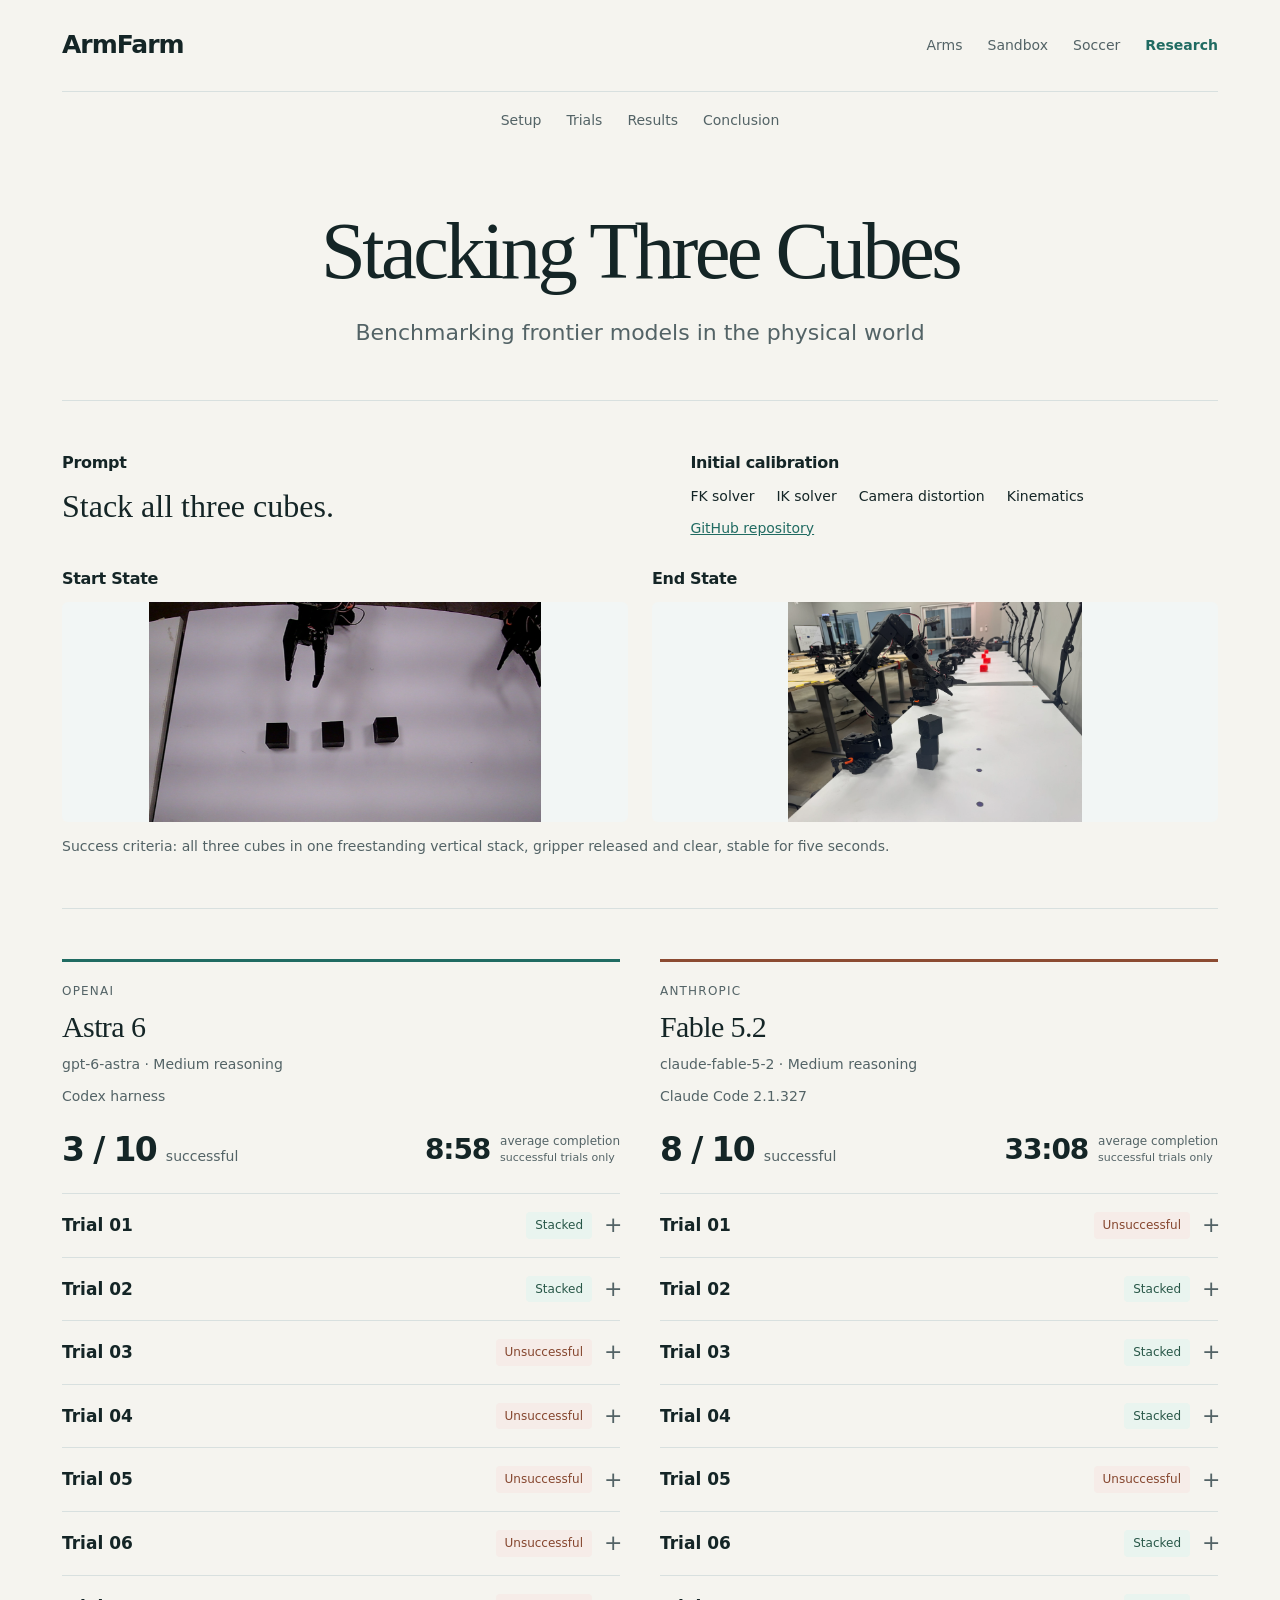
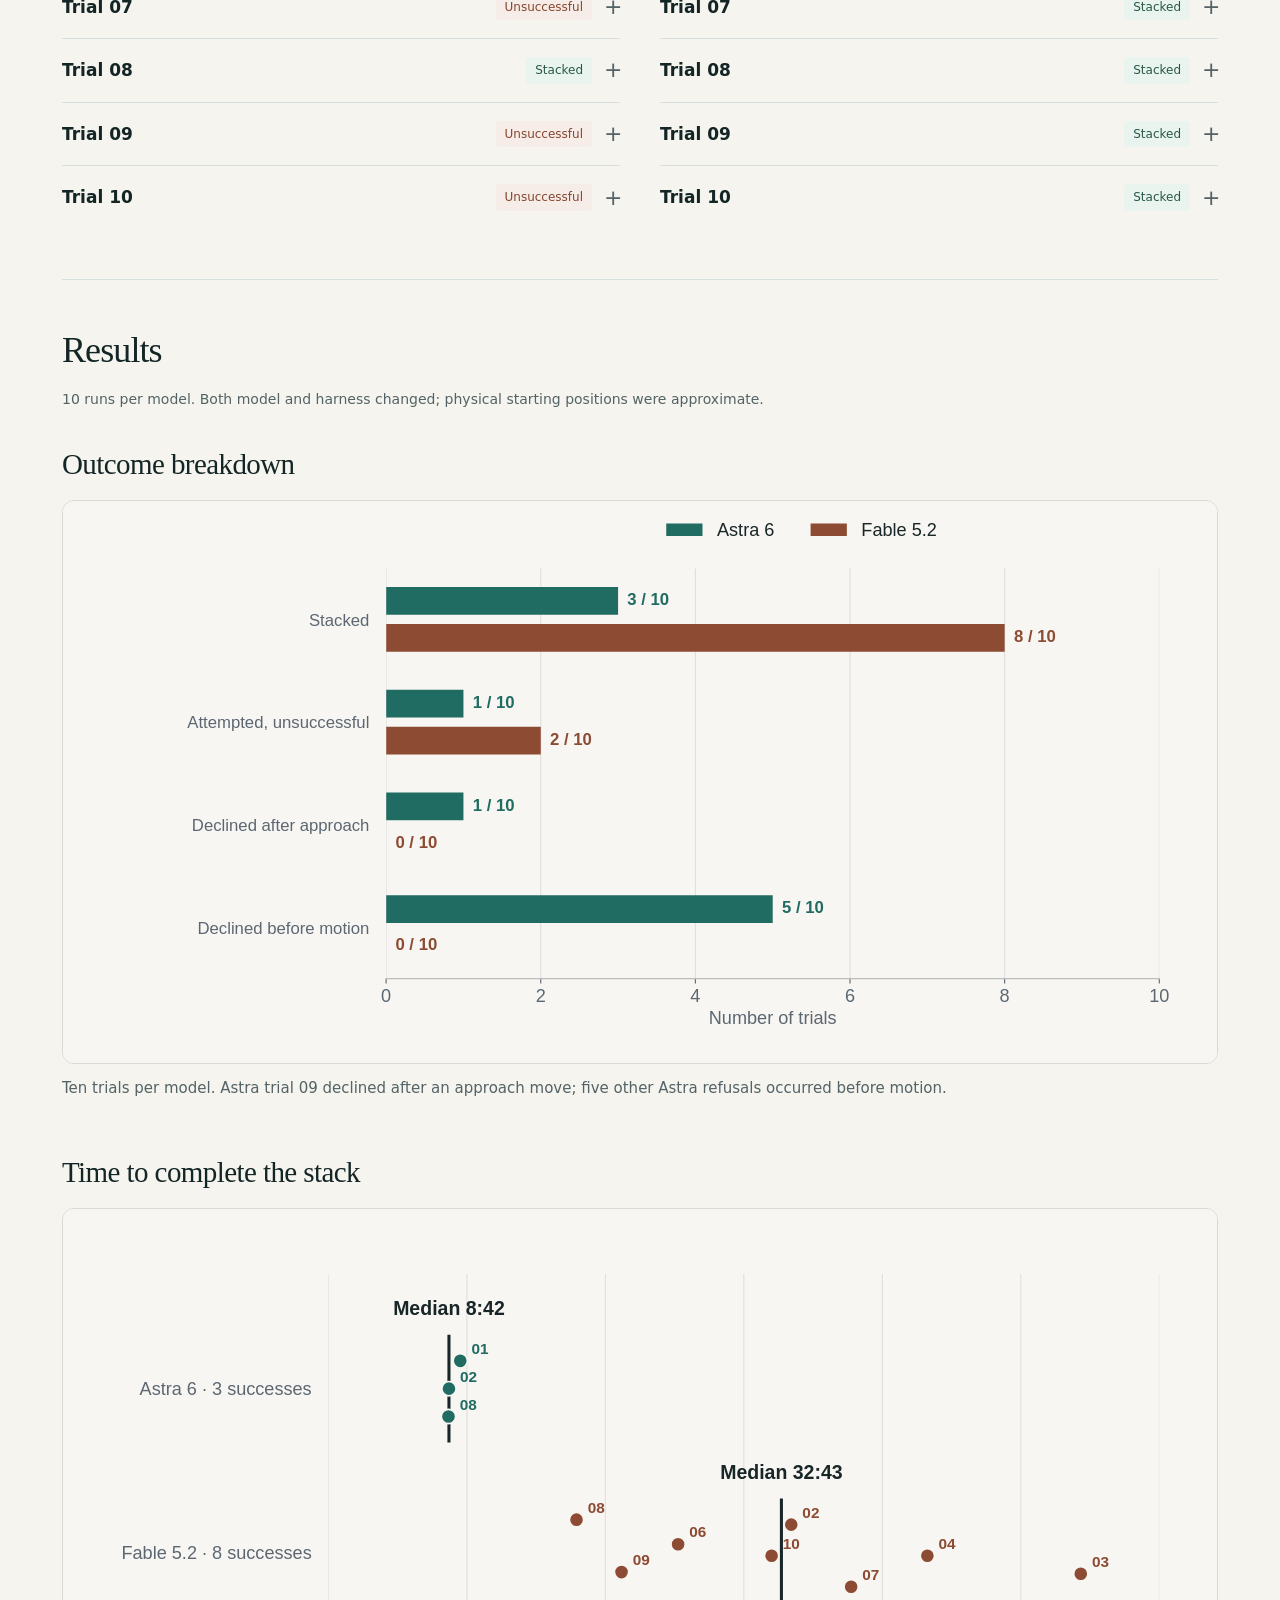
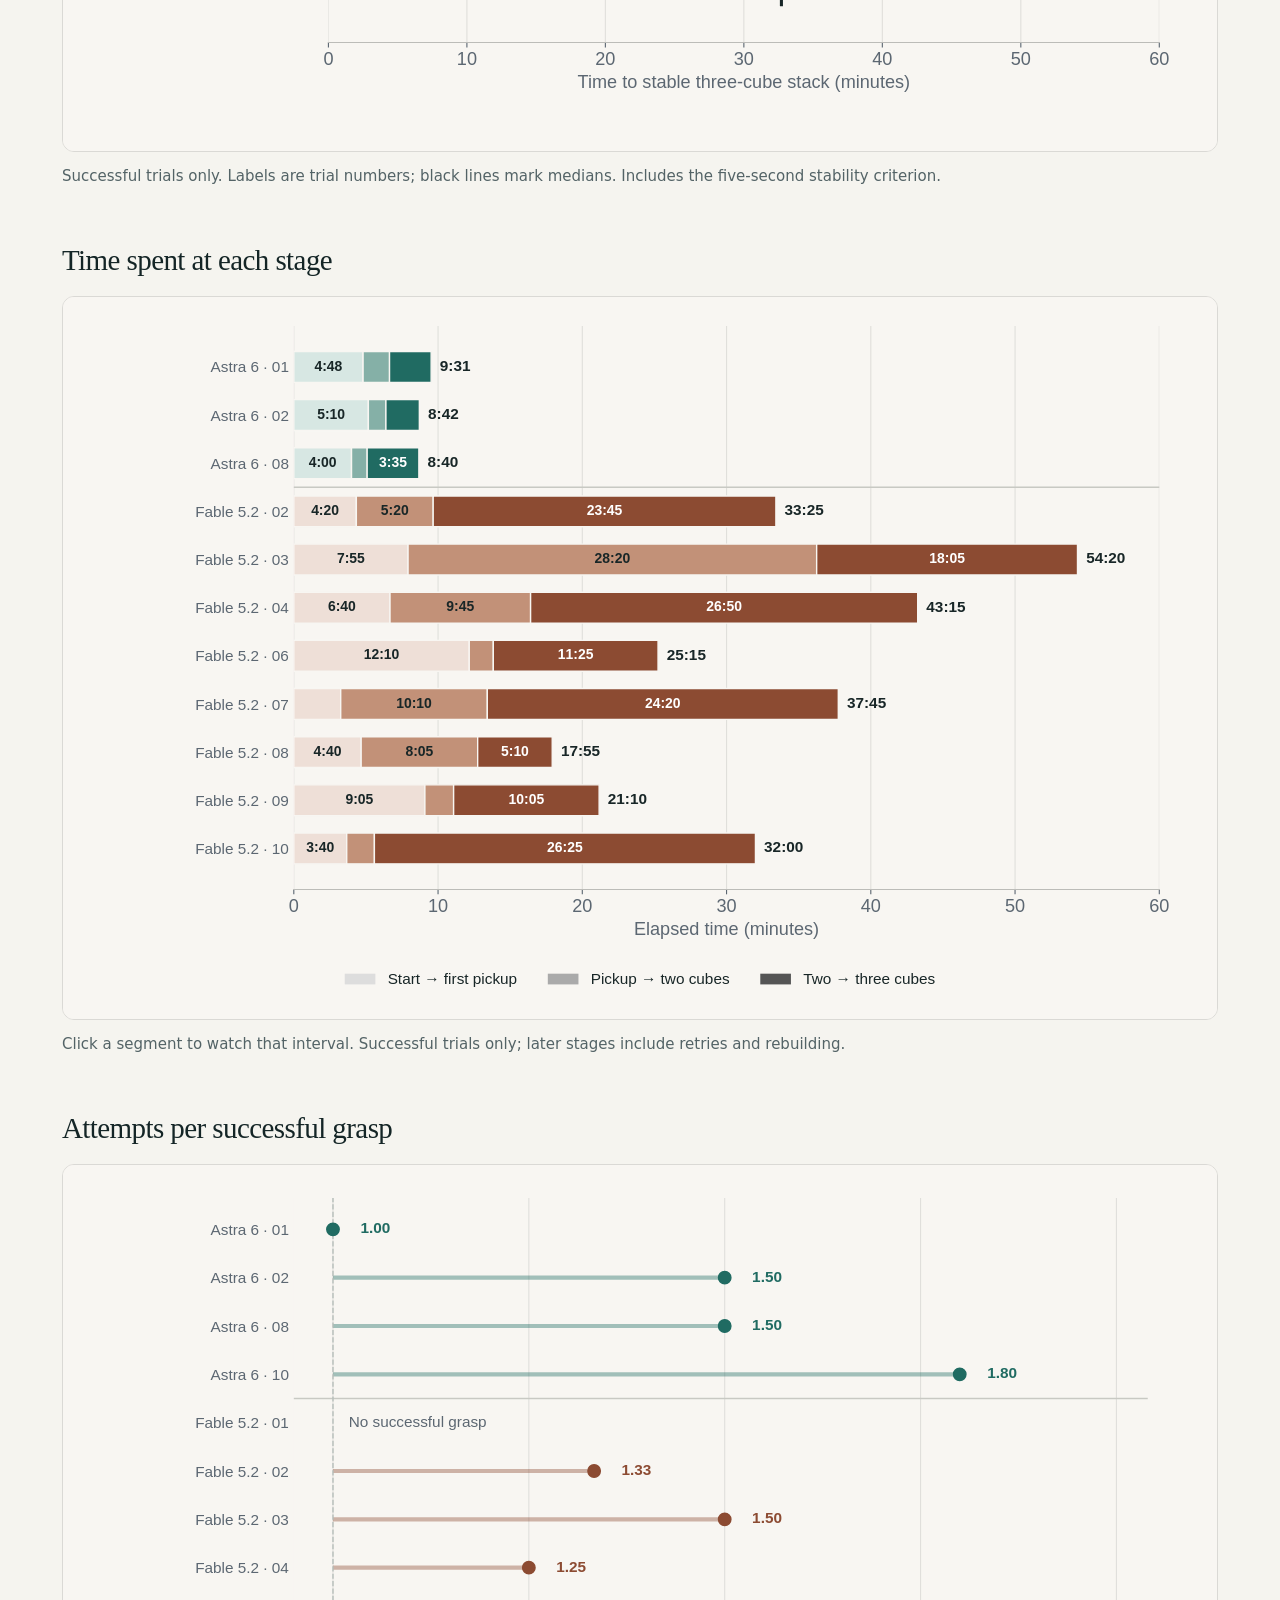
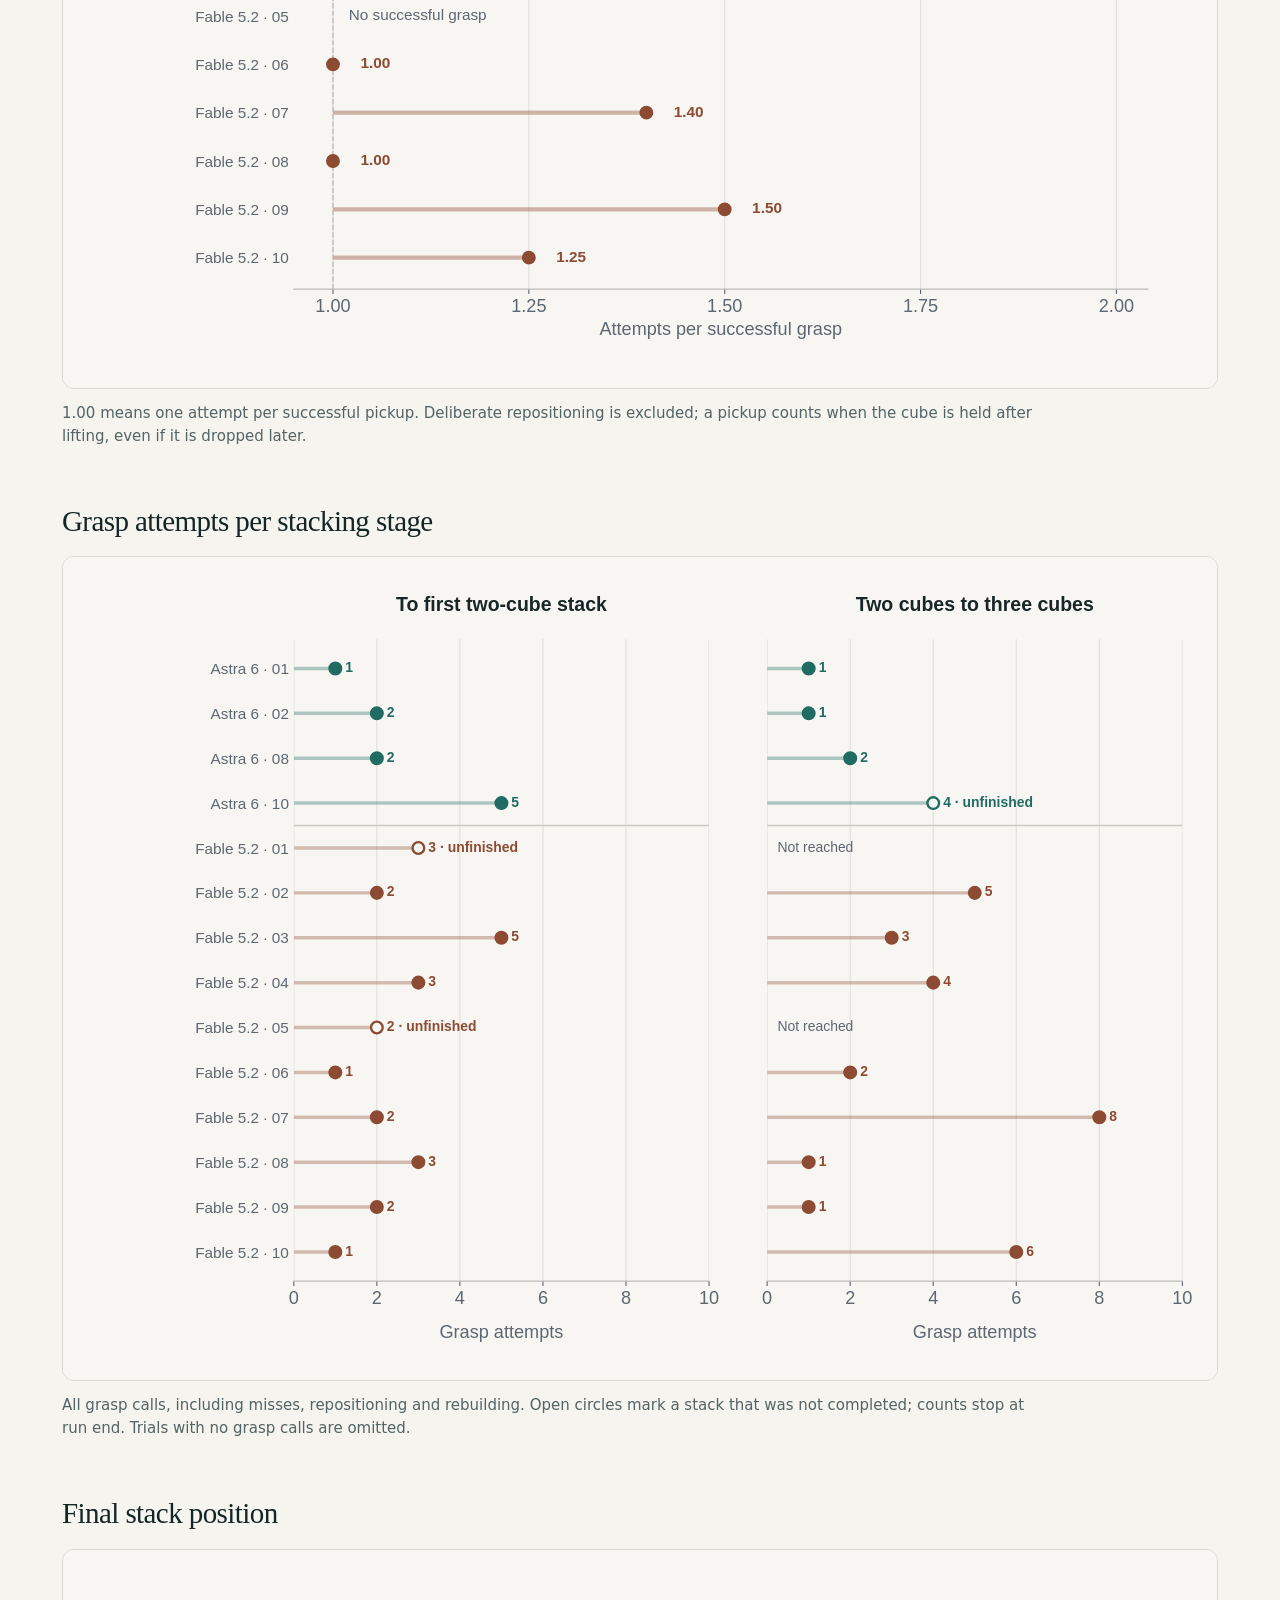
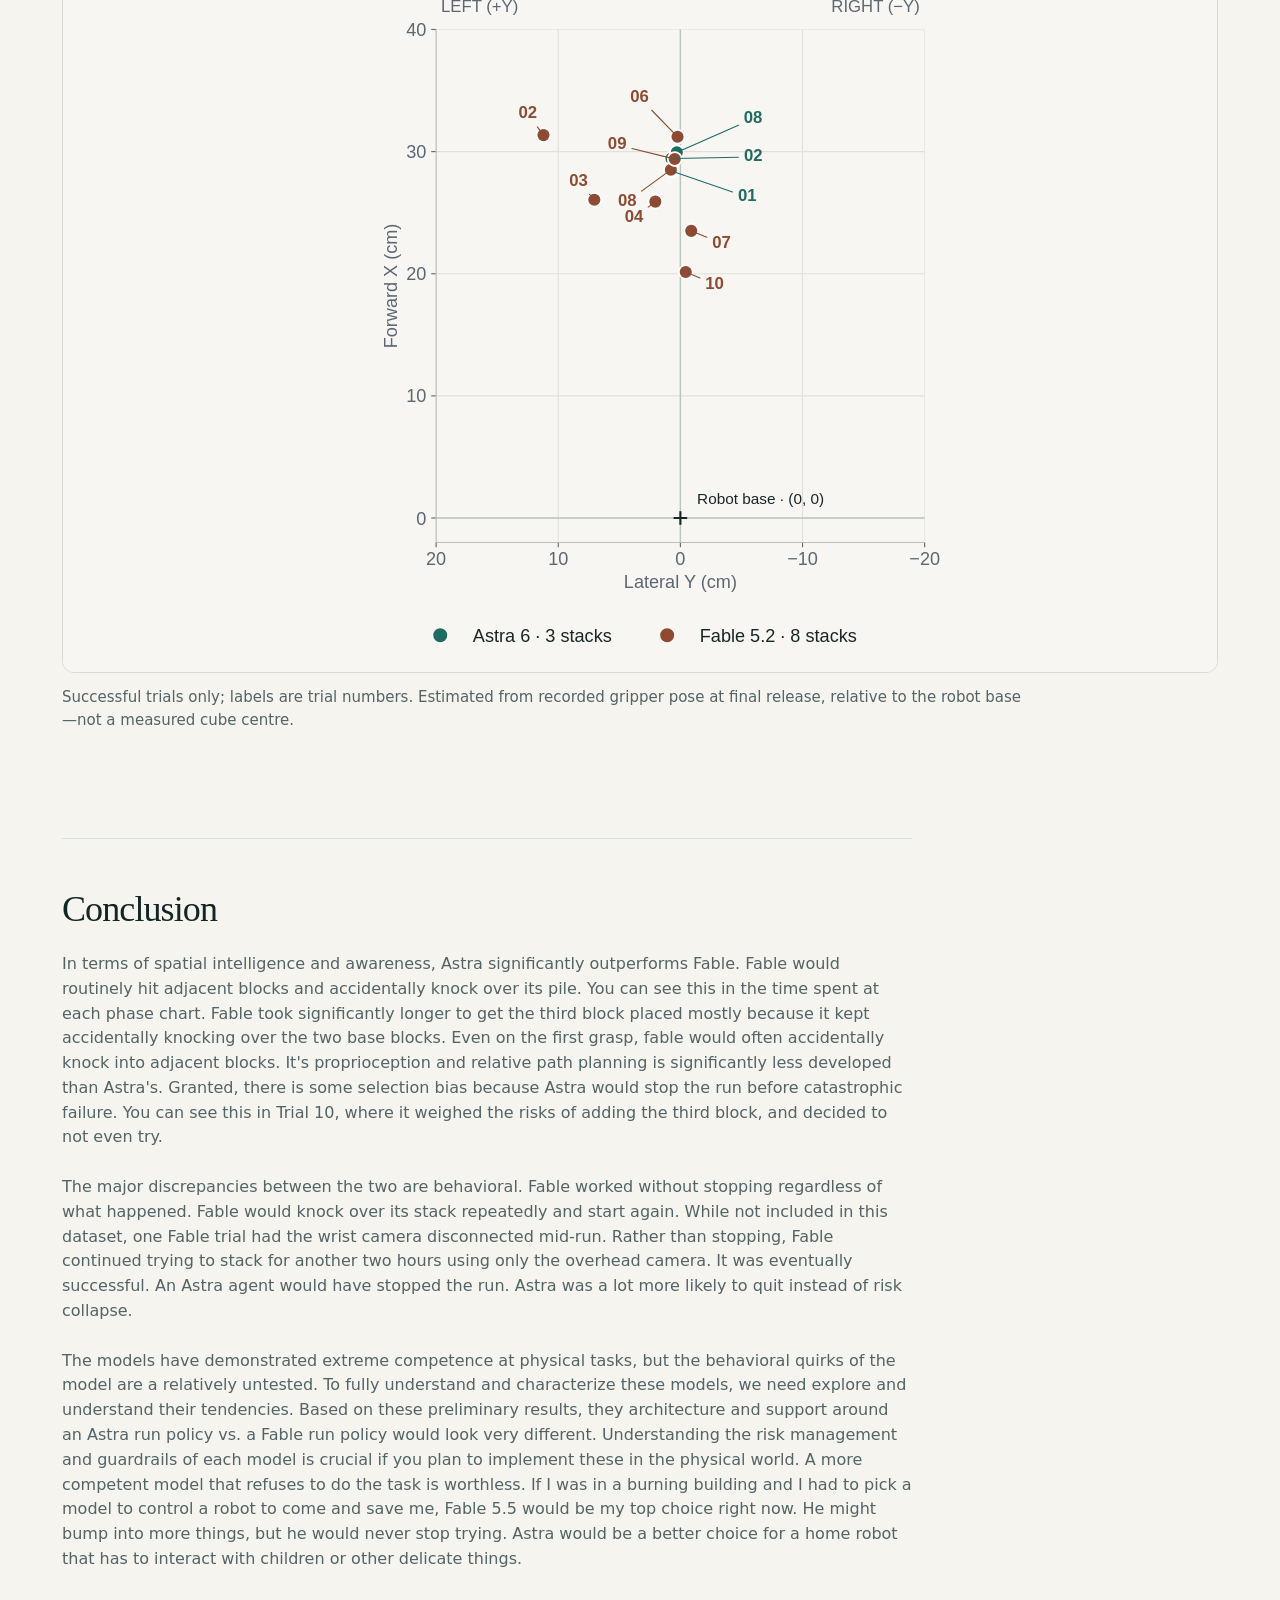
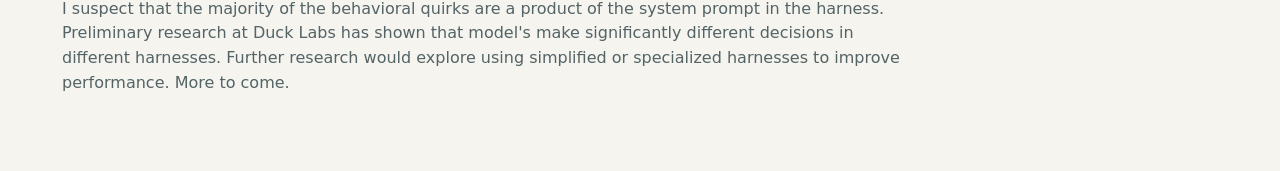
<file: published.html>
<!doctype html>
<html lang="en"><head><meta charset="utf-8"><meta name="viewport" content="width=device-width,initial-scale=1"><title>Stacking Three Cubes · ArmFarm</title>
<link rel="stylesheet" href="article.css"></head><body>
<a class="skip" href="#article">Skip to article</a>
<div class="wrap"><header><a class="brand" href="/rental/">ArmFarm</a><nav class="public-nav" aria-label="Workspaces"><a href="/rental/arms">Arms</a><a href="/sandbox/">Sandbox</a><a href="/cars/">Soccer</a><a href="/research/" aria-current="page">Research</a></nav></header><nav class="article-nav" aria-label="Article"><a href="#setup">Setup</a><a href="#runs">Trials</a><a href="#graphs">Results</a><a href="#conclusion">Conclusion</a></nav>
<main id="article"><div class="hero"><h1 data-edit="title">Stacking Three Cubes</h1><p class="deck" data-edit="subtitle">Benchmarking frontier models in the physical world</p></div>
<section id="setup">
<div class="setup-brief"><div class="prompt"><h3>Prompt</h3><blockquote data-edit="prompt">Stack all three cubes.</blockquote></div><div class="calibration"><h3 data-edit="calTitle">Initial calibration</h3><ul><li data-edit="cal1">FK solver</li><li data-edit="cal2">IK solver</li><li data-edit="cal3">Camera distortion</li><li data-edit="cal4">Kinematics</li></ul><div class="repo"><a id="repoLink" href="https://github.com/BradleyBrewington/stacking-three-cubes">GitHub repository</a><span id="repoPlaceholder" hidden>Repository</span></div></div></div>
<div class="setup-photos"><figure><h3 data-edit="startStateTitle">Start State</h3><div class="setup-photo"><img src="assets/starting-state.jpg" width="1280" height="720" alt="Arm 001 and three separate cubes"></div></figure><figure><h3 data-edit="endStateTitle">End State</h3><div class="setup-photo"><img src="assets/end-state.webp" alt="Three cubes in a freestanding stack"></div></figure></div>
<p class="caption setup-criterion" data-edit="criterion">Success criteria: all three cubes in one freestanding vertical stack, gripper released and clear, stable for five seconds.</p></section>
<section id="runs"><div class="comparison"><div><div class="model-title"><p class="provider" data-edit="astraProvider">OpenAI</p><h3 data-edit="astraTitle">Astra 6</h3><p class="model-note" data-edit="astraVersion">gpt-6-astra · Medium reasoning</p><p class="model-note" data-edit="astraHarness">Codex harness</p><div class="model-summary"><p class="rate">3 / 10 <span>successful</span></p><p class="completion-average"><strong id="astraAverage"></strong><span>average completion<small>successful trials only</small></span></p></div></div><div id="astraRuns"></div></div>
<div class="fable-column"><div class="model-title fable"><p class="provider" data-edit="fableProvider">Anthropic</p><h3 data-edit="fableTitle">Fable 5.2</h3><p class="model-note" data-edit="fableVersion">claude-fable-5-2 · Medium reasoning</p><p class="model-note" data-edit="fableHarness">Claude Code 2.1.327</p><div class="model-summary"><p class="rate">8 / 10 <span>successful</span></p><p class="completion-average"><strong id="fableAverage"></strong><span>average completion<small>successful trials only</small></span></p></div></div><div id="fableRuns"></div></div></div>
<p class="caption" data-edit="timingNote"></p></section>
<section id="graphs"><div class="result-title"><h2 data-edit="resultsTitle">Results</h2></div><p class="caption" data-edit="resultsContext">10 runs per model. Both model and harness changed; physical starting positions were approximate.</p><article class="result-figure" data-chart="outcomes"><div class="result-title"><h3 data-edit="chart-title-outcomes">Outcome breakdown</h3></div><div class="plot-scroll"><svg role="img" aria-label="Outcome breakdown" xmlns:xlink="http://www.w3.org/1999/xlink" width="828pt" height="403.2pt" viewBox="0 0 828 403.2" xmlns="http://www.w3.org/2000/svg" version="1.1">
 <metadata>
  <rdf:RDF xmlns:dc="http://purl.org/dc/elements/1.1/" xmlns:cc="http://creativecommons.org/ns#" xmlns:rdf="http://www.w3.org/1999/02/22-rdf-syntax-ns#">
   <cc:Work>
    <dc:type rdf:resource="http://purl.org/dc/dcmitype/StillImage"/>
    <dc:date>2026-11-19T19:42:40.102552</dc:date>
    <dc:format>image/svg+xml</dc:format>
    <dc:creator>
     <cc:Agent>
      <dc:title>Matplotlib v3.11.2, https://matplotlib.org/</dc:title>
     </cc:Agent>
    </dc:creator>
   </cc:Work>
  </rdf:RDF>
 </metadata>
 <defs>
  <style type="text/css">*{stroke-linejoin: round; stroke-linecap: butt}</style>
 </defs>
 <g id="outcomes-figure_1">
  <g id="outcomes-patch_1">
   <path d="M 0 403.2
L 828 403.2
L 828 0
L 0 0
z
" style="fill: #f8f6f2"/>
  </g>
  <g id="outcomes-axes_1">
   <g id="outcomes-patch_2">
    <path d="M 231.84 342.72
L 786.6 342.72
L 786.6 48.384
L 231.84 48.384
z
" style="fill: #f8f6f2"/>
   </g>
   <g id="outcomes-matplotlib.axis_1">
    <g id="outcomes-xtick_1">
     <g id="outcomes-line2d_1">
      <path d="M 231.84 342.72
L 231.84 48.384
" clip-path="url(#outcomes-pfac92512c9)" style="fill: none; stroke: #e0dfdb; stroke-width: 0.8; stroke-linecap: square"/>
     </g>
     <g id="outcomes-line2d_2">
      <defs>
       <path id="outcomes-me80e9eafc1" d="M 0 0
L 0 3.5
" style="stroke: #5c6772; stroke-width: 0.8"/>
      </defs>
      <g>
       <use xlink:href="#outcomes-me80e9eafc1" x="231.84" y="342.72" style="fill: #5c6772; stroke: #5c6772; stroke-width: 0.8"/>
      </g>
     </g>
     <g id="outcomes-text_1">
      <text style="font-size: 13px; font-family: 'Arial'; text-anchor: middle; fill: #5c6772" x="231.84" y="359.184355" transform="rotate(-0 231.84 359.184355)">0</text>
     </g>
    </g>
    <g id="outcomes-xtick_2">
     <g id="outcomes-line2d_3">
      <path d="M 342.792 342.72
L 342.792 48.384
" clip-path="url(#outcomes-pfac92512c9)" style="fill: none; stroke: #e0dfdb; stroke-width: 0.8; stroke-linecap: square"/>
     </g>
     <g id="outcomes-line2d_4">
      <g>
       <use xlink:href="#outcomes-me80e9eafc1" x="342.792" y="342.72" style="fill: #5c6772; stroke: #5c6772; stroke-width: 0.8"/>
      </g>
     </g>
     <g id="outcomes-text_2">
      <text style="font-size: 13px; font-family: 'Arial'; text-anchor: middle; fill: #5c6772" x="342.792" y="359.184355" transform="rotate(-0 342.792 359.184355)">2</text>
     </g>
    </g>
    <g id="outcomes-xtick_3">
     <g id="outcomes-line2d_5">
      <path d="M 453.744 342.72
L 453.744 48.384
" clip-path="url(#outcomes-pfac92512c9)" style="fill: none; stroke: #e0dfdb; stroke-width: 0.8; stroke-linecap: square"/>
     </g>
     <g id="outcomes-line2d_6">
      <g>
       <use xlink:href="#outcomes-me80e9eafc1" x="453.744" y="342.72" style="fill: #5c6772; stroke: #5c6772; stroke-width: 0.8"/>
      </g>
     </g>
     <g id="outcomes-text_3">
      <text style="font-size: 13px; font-family: 'Arial'; text-anchor: middle; fill: #5c6772" x="453.744" y="359.184355" transform="rotate(-0 453.744 359.184355)">4</text>
     </g>
    </g>
    <g id="outcomes-xtick_4">
     <g id="outcomes-line2d_7">
      <path d="M 564.696 342.72
L 564.696 48.384
" clip-path="url(#outcomes-pfac92512c9)" style="fill: none; stroke: #e0dfdb; stroke-width: 0.8; stroke-linecap: square"/>
     </g>
     <g id="outcomes-line2d_8">
      <g>
       <use xlink:href="#outcomes-me80e9eafc1" x="564.696" y="342.72" style="fill: #5c6772; stroke: #5c6772; stroke-width: 0.8"/>
      </g>
     </g>
     <g id="outcomes-text_4">
      <text style="font-size: 13px; font-family: 'Arial'; text-anchor: middle; fill: #5c6772" x="564.696" y="359.184355" transform="rotate(-0 564.696 359.184355)">6</text>
     </g>
    </g>
    <g id="outcomes-xtick_5">
     <g id="outcomes-line2d_9">
      <path d="M 675.648 342.72
L 675.648 48.384
" clip-path="url(#outcomes-pfac92512c9)" style="fill: none; stroke: #e0dfdb; stroke-width: 0.8; stroke-linecap: square"/>
     </g>
     <g id="outcomes-line2d_10">
      <g>
       <use xlink:href="#outcomes-me80e9eafc1" x="675.648" y="342.72" style="fill: #5c6772; stroke: #5c6772; stroke-width: 0.8"/>
      </g>
     </g>
     <g id="outcomes-text_5">
      <text style="font-size: 13px; font-family: 'Arial'; text-anchor: middle; fill: #5c6772" x="675.648" y="359.184355" transform="rotate(-0 675.648 359.184355)">8</text>
     </g>
    </g>
    <g id="outcomes-xtick_6">
     <g id="outcomes-line2d_11">
      <path d="M 786.6 342.72
L 786.6 48.384
" clip-path="url(#outcomes-pfac92512c9)" style="fill: none; stroke: #e0dfdb; stroke-width: 0.8; stroke-linecap: square"/>
     </g>
     <g id="outcomes-line2d_12">
      <g>
       <use xlink:href="#outcomes-me80e9eafc1" x="786.6" y="342.72" style="fill: #5c6772; stroke: #5c6772; stroke-width: 0.8"/>
      </g>
     </g>
     <g id="outcomes-text_6">
      <text style="font-size: 13px; font-family: 'Arial'; text-anchor: middle; fill: #5c6772" x="786.6" y="359.184355" transform="rotate(-0 786.6 359.184355)">10</text>
     </g>
    </g>
    <g id="outcomes-text_7">
     <text style="font-size: 13px; font-family: 'Arial'; text-anchor: middle; fill: #5c6772" x="509.22" y="375.384551" transform="rotate(-0 509.22 375.384551)">Number of trials</text>
    </g>
   </g>
   <g id="outcomes-matplotlib.axis_2">
    <g id="outcomes-ytick_1">
     <g id="outcomes-line2d_13"/>
     <g id="outcomes-text_8">
      <text style="font-size: 12px; font-family: 'Arial'; text-anchor: end; fill: #5c6772" x="219.84" y="89.350667" transform="rotate(-0 219.84 89.350667)">Stacked</text>
     </g>
    </g>
    <g id="outcomes-ytick_2">
     <g id="outcomes-line2d_14"/>
     <g id="outcomes-text_9">
      <text style="font-size: 12px; font-family: 'Arial'; text-anchor: end; fill: #5c6772" x="219.84" y="163.063665" transform="rotate(-0 219.84 163.063665)">Attempted, unsuccessful</text>
     </g>
    </g>
    <g id="outcomes-ytick_3">
     <g id="outcomes-line2d_15"/>
     <g id="outcomes-text_10">
      <text style="font-size: 12px; font-family: 'Arial'; text-anchor: end; fill: #5c6772" x="219.84" y="236.776663" transform="rotate(-0 219.84 236.776663)">Declined after approach</text>
     </g>
    </g>
    <g id="outcomes-ytick_4">
     <g id="outcomes-line2d_16"/>
     <g id="outcomes-text_11">
      <text style="font-size: 12px; font-family: 'Arial'; text-anchor: end; fill: #5c6772" x="219.84" y="310.489661" transform="rotate(-0 219.84 310.489661)">Declined before motion</text>
     </g>
    </g>
   </g>
   <g id="outcomes-patch_3">
    <path d="M 231.84 61.762909
L 398.268 61.762909
L 398.268 81.665418
L 231.84 81.665418
z
" clip-path="url(#outcomes-pfac92512c9)" style="fill: #206b62"/>
   </g>
   <g id="outcomes-patch_4">
    <path d="M 231.84 135.475907
L 287.316 135.475907
L 287.316 155.378416
L 231.84 155.378416
z
" clip-path="url(#outcomes-pfac92512c9)" style="fill: #206b62"/>
   </g>
   <g id="outcomes-patch_5">
    <path d="M 231.84 209.188905
L 287.316 209.188905
L 287.316 229.091414
L 231.84 229.091414
z
" clip-path="url(#outcomes-pfac92512c9)" style="fill: #206b62"/>
   </g>
   <g id="outcomes-patch_6">
    <path d="M 231.84 282.901902
L 509.22 282.901902
L 509.22 302.804412
L 231.84 302.804412
z
" clip-path="url(#outcomes-pfac92512c9)" style="fill: #206b62"/>
   </g>
   <g id="outcomes-patch_7">
    <path d="M 231.84 88.299588
L 675.648 88.299588
L 675.648 108.202098
L 231.84 108.202098
z
" clip-path="url(#outcomes-pfac92512c9)" style="fill: #8c4b32"/>
   </g>
   <g id="outcomes-patch_8">
    <path d="M 231.84 162.012586
L 342.792 162.012586
L 342.792 181.915095
L 231.84 181.915095
z
" clip-path="url(#outcomes-pfac92512c9)" style="fill: #8c4b32"/>
   </g>
   <g id="outcomes-patch_9">
    <path d="M 231.84 235.725584
L 231.84 235.725584
L 231.84 255.628093
L 231.84 255.628093
z
" clip-path="url(#outcomes-pfac92512c9)" style="fill: #8c4b32"/>
   </g>
   <g id="outcomes-patch_10">
    <path d="M 231.84 309.438582
L 231.84 309.438582
L 231.84 329.341091
L 231.84 329.341091
z
" clip-path="url(#outcomes-pfac92512c9)" style="fill: #8c4b32"/>
   </g>
   <g id="outcomes-patch_11">
    <path d="M 231.84 342.72
L 786.6 342.72
" style="fill: none; stroke: #bcbcb8; stroke-width: 0.8; stroke-linejoin: miter; stroke-linecap: square"/>
   </g>
   <g id="outcomes-text_12">
    <text style="font-weight: 700; font-size: 12px; font-family: 'Arial'; text-anchor: start; fill: #206b62" x="404.92512" y="74.819633" transform="rotate(-0 404.92512 74.819633)">3 / 10</text>
   </g>
   <g id="outcomes-text_13">
    <text style="font-weight: 700; font-size: 12px; font-family: 'Arial'; text-anchor: start; fill: #206b62" x="293.97312" y="148.53263" transform="rotate(-0 293.97312 148.53263)">1 / 10</text>
   </g>
   <g id="outcomes-text_14">
    <text style="font-weight: 700; font-size: 12px; font-family: 'Arial'; text-anchor: start; fill: #206b62" x="293.97312" y="222.245628" transform="rotate(-0 293.97312 222.245628)">1 / 10</text>
   </g>
   <g id="outcomes-text_15">
    <text style="font-weight: 700; font-size: 12px; font-family: 'Arial'; text-anchor: start; fill: #206b62" x="515.87712" y="295.958626" transform="rotate(-0 515.87712 295.958626)">5 / 10</text>
   </g>
   <g id="outcomes-text_16">
    <text style="font-weight: 700; font-size: 12px; font-family: 'Arial'; text-anchor: start; fill: #8c4b32" x="682.30512" y="101.356312" transform="rotate(-0 682.30512 101.356312)">8 / 10</text>
   </g>
   <g id="outcomes-text_17">
    <text style="font-weight: 700; font-size: 12px; font-family: 'Arial'; text-anchor: start; fill: #8c4b32" x="349.44912" y="175.069309" transform="rotate(-0 349.44912 175.069309)">2 / 10</text>
   </g>
   <g id="outcomes-text_18">
    <text style="font-weight: 700; font-size: 12px; font-family: 'Arial'; text-anchor: start; fill: #8c4b32" x="238.49712" y="248.782307" transform="rotate(-0 238.49712 248.782307)">0 / 10</text>
   </g>
   <g id="outcomes-text_19">
    <text style="font-weight: 700; font-size: 12px; font-family: 'Arial'; text-anchor: start; fill: #8c4b32" x="238.49712" y="322.495305" transform="rotate(-0 238.49712 322.495305)">0 / 10</text>
   </g>
  </g>
  <g id="outcomes-legend_1">
   <g id="outcomes-patch_12">
    <path d="M 432.830312 25.196355
L 458.830312 25.196355
L 458.830312 16.096355
L 432.830312 16.096355
z
" style="fill: #206b62"/>
   </g>
   <g id="outcomes-text_20">
    <text style="font-size: 13px; font-family: 'Arial'; text-anchor: start; fill: #182627" x="469.230312" y="25.196355" transform="rotate(-0 469.230312 25.196355)">Astra 6</text>
   </g>
   <g id="outcomes-patch_13">
    <path d="M 536.411875 25.196355
L 562.411875 25.196355
L 562.411875 16.096355
L 536.411875 16.096355
z
" style="fill: #8c4b32"/>
   </g>
   <g id="outcomes-text_21">
    <text style="font-size: 13px; font-family: 'Arial'; text-anchor: start; fill: #182627" x="572.811875" y="25.196355" transform="rotate(-0 572.811875 25.196355)">Fable 5.2</text>
   </g>
  </g>
 </g>
 <defs>
  <clipPath id="outcomes-pfac92512c9">
   <rect x="231.84" y="48.384" width="554.76" height="294.336"/>
  </clipPath>
 </defs>
</svg>
</div><p class="caption" data-edit="chart-caption-outcomes">Ten trials per model. Astra trial 09 declined after an approach move; five other Astra refusals occurred before motion.</p><div class="figure-downloads edit-only"><a href="assets/charts/outcomes.svg" download>SVG</a> · <a href="assets/charts/outcomes.png" download>PNG</a></div></article><article class="result-figure" data-chart="completion"><div class="result-title"><h3 data-edit="chart-title-completion">Time to complete the stack</h3></div><div class="plot-scroll"><svg role="img" aria-label="Time to complete the stack" xmlns:xlink="http://www.w3.org/1999/xlink" width="828pt" height="388.8pt" viewBox="0 0 828 388.8" xmlns="http://www.w3.org/2000/svg" version="1.1">
 <metadata>
  <rdf:RDF xmlns:dc="http://purl.org/dc/elements/1.1/" xmlns:cc="http://creativecommons.org/ns#" xmlns:rdf="http://www.w3.org/1999/02/22-rdf-syntax-ns#">
   <cc:Work>
    <dc:type rdf:resource="http://purl.org/dc/dcmitype/StillImage"/>
    <dc:date>2026-11-19T19:42:40.272468</dc:date>
    <dc:format>image/svg+xml</dc:format>
    <dc:creator>
     <cc:Agent>
      <dc:title>Matplotlib v3.11.2, https://matplotlib.org/</dc:title>
     </cc:Agent>
    </dc:creator>
   </cc:Work>
  </rdf:RDF>
 </metadata>
 <defs>
  <style type="text/css">*{stroke-linejoin: round; stroke-linecap: butt}</style>
 </defs>
 <g id="completion-figure_1">
  <g id="completion-patch_1">
   <path d="M 0 388.8
L 828 388.8
L 828 0
L 0 0
z
" style="fill: #f8f6f2"/>
  </g>
  <g id="completion-axes_1">
   <g id="completion-patch_2">
    <path d="M 190.44 311.04
L 786.6 311.04
L 786.6 46.656
L 190.44 46.656
z
" style="fill: #f8f6f2"/>
   </g>
   <g id="completion-matplotlib.axis_1">
    <g id="completion-xtick_1">
     <g id="completion-line2d_1">
      <path d="M 190.44 311.04
L 190.44 46.656
" clip-path="url(#completion-pf85438cfd7)" style="fill: none; stroke: #e0dfdb; stroke-width: 0.8; stroke-linecap: square"/>
     </g>
     <g id="completion-line2d_2">
      <defs>
       <path id="completion-mb604aa2a9e" d="M 0 0
L 0 3.5
" style="stroke: #5c6772; stroke-width: 0.8"/>
      </defs>
      <g>
       <use xlink:href="#completion-mb604aa2a9e" x="190.44" y="311.04" style="fill: #5c6772; stroke: #5c6772; stroke-width: 0.8"/>
      </g>
     </g>
     <g id="completion-text_1">
      <text style="font-size: 13px; font-family: 'Arial'; text-anchor: middle; fill: #5c6772" x="190.44" y="327.504355" transform="rotate(-0 190.44 327.504355)">0</text>
     </g>
    </g>
    <g id="completion-xtick_2">
     <g id="completion-line2d_3">
      <path d="M 289.8 311.04
L 289.8 46.656
" clip-path="url(#completion-pf85438cfd7)" style="fill: none; stroke: #e0dfdb; stroke-width: 0.8; stroke-linecap: square"/>
     </g>
     <g id="completion-line2d_4">
      <g>
       <use xlink:href="#completion-mb604aa2a9e" x="289.8" y="311.04" style="fill: #5c6772; stroke: #5c6772; stroke-width: 0.8"/>
      </g>
     </g>
     <g id="completion-text_2">
      <text style="font-size: 13px; font-family: 'Arial'; text-anchor: middle; fill: #5c6772" x="289.8" y="327.504355" transform="rotate(-0 289.8 327.504355)">10</text>
     </g>
    </g>
    <g id="completion-xtick_3">
     <g id="completion-line2d_5">
      <path d="M 389.16 311.04
L 389.16 46.656
" clip-path="url(#completion-pf85438cfd7)" style="fill: none; stroke: #e0dfdb; stroke-width: 0.8; stroke-linecap: square"/>
     </g>
     <g id="completion-line2d_6">
      <g>
       <use xlink:href="#completion-mb604aa2a9e" x="389.16" y="311.04" style="fill: #5c6772; stroke: #5c6772; stroke-width: 0.8"/>
      </g>
     </g>
     <g id="completion-text_3">
      <text style="font-size: 13px; font-family: 'Arial'; text-anchor: middle; fill: #5c6772" x="389.16" y="327.504355" transform="rotate(-0 389.16 327.504355)">20</text>
     </g>
    </g>
    <g id="completion-xtick_4">
     <g id="completion-line2d_7">
      <path d="M 488.52 311.04
L 488.52 46.656
" clip-path="url(#completion-pf85438cfd7)" style="fill: none; stroke: #e0dfdb; stroke-width: 0.8; stroke-linecap: square"/>
     </g>
     <g id="completion-line2d_8">
      <g>
       <use xlink:href="#completion-mb604aa2a9e" x="488.52" y="311.04" style="fill: #5c6772; stroke: #5c6772; stroke-width: 0.8"/>
      </g>
     </g>
     <g id="completion-text_4">
      <text style="font-size: 13px; font-family: 'Arial'; text-anchor: middle; fill: #5c6772" x="488.52" y="327.504355" transform="rotate(-0 488.52 327.504355)">30</text>
     </g>
    </g>
    <g id="completion-xtick_5">
     <g id="completion-line2d_9">
      <path d="M 587.88 311.04
L 587.88 46.656
" clip-path="url(#completion-pf85438cfd7)" style="fill: none; stroke: #e0dfdb; stroke-width: 0.8; stroke-linecap: square"/>
     </g>
     <g id="completion-line2d_10">
      <g>
       <use xlink:href="#completion-mb604aa2a9e" x="587.88" y="311.04" style="fill: #5c6772; stroke: #5c6772; stroke-width: 0.8"/>
      </g>
     </g>
     <g id="completion-text_5">
      <text style="font-size: 13px; font-family: 'Arial'; text-anchor: middle; fill: #5c6772" x="587.88" y="327.504355" transform="rotate(-0 587.88 327.504355)">40</text>
     </g>
    </g>
    <g id="completion-xtick_6">
     <g id="completion-line2d_11">
      <path d="M 687.24 311.04
L 687.24 46.656
" clip-path="url(#completion-pf85438cfd7)" style="fill: none; stroke: #e0dfdb; stroke-width: 0.8; stroke-linecap: square"/>
     </g>
     <g id="completion-line2d_12">
      <g>
       <use xlink:href="#completion-mb604aa2a9e" x="687.24" y="311.04" style="fill: #5c6772; stroke: #5c6772; stroke-width: 0.8"/>
      </g>
     </g>
     <g id="completion-text_6">
      <text style="font-size: 13px; font-family: 'Arial'; text-anchor: middle; fill: #5c6772" x="687.24" y="327.504355" transform="rotate(-0 687.24 327.504355)">50</text>
     </g>
    </g>
    <g id="completion-xtick_7">
     <g id="completion-line2d_13">
      <path d="M 786.6 311.04
L 786.6 46.656
" clip-path="url(#completion-pf85438cfd7)" style="fill: none; stroke: #e0dfdb; stroke-width: 0.8; stroke-linecap: square"/>
     </g>
     <g id="completion-line2d_14">
      <g>
       <use xlink:href="#completion-mb604aa2a9e" x="786.6" y="311.04" style="fill: #5c6772; stroke: #5c6772; stroke-width: 0.8"/>
      </g>
     </g>
     <g id="completion-text_7">
      <text style="font-size: 13px; font-family: 'Arial'; text-anchor: middle; fill: #5c6772" x="786.6" y="327.504355" transform="rotate(-0 786.6 327.504355)">60</text>
     </g>
    </g>
    <g id="completion-text_8">
     <text style="font-size: 13px; font-family: 'Arial'; text-anchor: middle; fill: #5c6772" x="488.52" y="343.704551" transform="rotate(-0 488.52 343.704551)">Time to stable three-cube stack (minutes)</text>
    </g>
   </g>
   <g id="completion-matplotlib.axis_2">
    <g id="completion-ytick_1">
     <g id="completion-line2d_15"/>
     <g id="completion-text_9">
      <text style="font-size: 13px; font-family: 'Arial'; text-anchor: end; fill: #5c6772" x="178.44" y="133.640978" transform="rotate(-0 178.44 133.640978)">Astra 6 · 3 successes</text>
     </g>
    </g>
    <g id="completion-ytick_2">
     <g id="completion-line2d_16"/>
     <g id="completion-text_10">
      <text style="font-size: 13px; font-family: 'Arial'; text-anchor: end; fill: #5c6772" x="178.44" y="251.144978" transform="rotate(-0 178.44 251.144978)">Fable 5.2 · 8 successes</text>
     </g>
    </g>
   </g>
   <g id="completion-patch_3">
    <path d="M 190.44 311.04
L 786.6 311.04
" style="fill: none; stroke: #bcbcb8; stroke-width: 0.8; stroke-linejoin: miter; stroke-linecap: square"/>
   </g>
   <g id="completion-text_11">
    <text style="font-weight: 700; font-size: 11px; font-family: 'Arial'; text-anchor: start; fill: #206b62" x="293.038349" y="103.93312" transform="rotate(-0 293.038349 103.93312)">01</text>
   </g>
   <g id="completion-text_12">
    <text style="font-weight: 700; font-size: 11px; font-family: 'Arial'; text-anchor: start; fill: #206b62" x="284.920174" y="123.9088" transform="rotate(-0 284.920174 123.9088)">02</text>
   </g>
   <g id="completion-text_13">
    <text style="font-weight: 700; font-size: 11px; font-family: 'Arial'; text-anchor: start; fill: #206b62" x="284.588715" y="143.88448" transform="rotate(-0 284.588715 143.88448)">08</text>
   </g>
   <g id="completion-line2d_17">
    <path d="M 276.920174 91.30752
L 276.920174 166.51008
" clip-path="url(#completion-pf85438cfd7)" style="fill: none; stroke: #182627; stroke-width: 2.2; stroke-linecap: square"/>
   </g>
   <g id="completion-text_14">
    <text style="font-weight: 700; font-size: 14px; font-family: 'Arial'; text-anchor: middle; fill: #182627" x="276.920174" y="76.032" transform="rotate(-0 276.920174 76.032)">Median 8:42</text>
   </g>
   <g id="completion-text_15">
    <text style="font-weight: 700; font-size: 11px; font-family: 'Arial'; text-anchor: start; fill: #8c4b32" x="530.507855" y="221.43712" transform="rotate(-0 530.507855 221.43712)">02</text>
   </g>
   <g id="completion-text_16">
    <text style="font-weight: 700; font-size: 11px; font-family: 'Arial'; text-anchor: start; fill: #8c4b32" x="738.262643" y="256.68832" transform="rotate(-0 738.262643 256.68832)">03</text>
   </g>
   <g id="completion-text_17">
    <text style="font-weight: 700; font-size: 11px; font-family: 'Arial'; text-anchor: start; fill: #8c4b32" x="628.18235" y="243.76288" transform="rotate(-0 628.18235 243.76288)">04</text>
   </g>
   <g id="completion-text_18">
    <text style="font-weight: 700; font-size: 11px; font-family: 'Arial'; text-anchor: start; fill: #8c4b32" x="449.338189" y="235.5376" transform="rotate(-0 449.338189 235.5376)">06</text>
   </g>
   <g id="completion-text_19">
    <text style="font-weight: 700; font-size: 11px; font-family: 'Arial'; text-anchor: start; fill: #8c4b32" x="573.497427" y="266.08864" transform="rotate(-0 573.497427 266.08864)">07</text>
   </g>
   <g id="completion-text_20">
    <text style="font-weight: 700; font-size: 11px; font-family: 'Arial'; text-anchor: start; fill: #8c4b32" x="376.446476" y="217.912" transform="rotate(-0 376.446476 217.912)">08</text>
   </g>
   <g id="completion-text_21">
    <text style="font-weight: 700; font-size: 11px; font-family: 'Arial'; text-anchor: start; fill: #8c4b32" x="408.757808" y="255.51328" transform="rotate(-0 408.757808 255.51328)">09</text>
   </g>
   <g id="completion-text_22">
    <text style="font-weight: 700; font-size: 11px; font-family: 'Arial'; text-anchor: start; fill: #8c4b32" x="516.431524" y="243.76288" transform="rotate(-0 516.431524 243.76288)">10</text>
   </g>
   <g id="completion-line2d_18">
    <path d="M 515.469689 208.81152
L 515.469689 284.01408
" clip-path="url(#completion-pf85438cfd7)" style="fill: none; stroke: #182627; stroke-width: 2.2; stroke-linecap: square"/>
   </g>
   <g id="completion-text_23">
    <text style="font-weight: 700; font-size: 14px; font-family: 'Arial'; text-anchor: middle; fill: #182627" x="515.469689" y="193.536" transform="rotate(-0 515.469689 193.536)">Median 32:43</text>
   </g>
   <g id="completion-PathCollection_1">
    <defs>
     <path id="completion-m28db4e5e7b" d="M 0 5.123475
C 1.358762 5.123475 2.662055 4.583634 3.622844 3.622844
C 4.583634 2.662055 5.123475 1.358762 5.123475 0
C 5.123475 -1.358762 4.583634 -2.662055 3.622844 -3.622844
C 2.662055 -4.583634 1.358762 -5.123475 0 -5.123475
C -1.358762 -5.123475 -2.662055 -4.583634 -3.622844 -3.622844
C -4.583634 -2.662055 -5.123475 -1.358762 -5.123475 0
C -5.123475 1.358762 -4.583634 2.662055 -3.622844 3.622844
C -2.662055 4.583634 -1.358762 5.123475 0 5.123475
z
" style="stroke: #f8f6f2; stroke-width: 1.2"/>
    </defs>
    <g clip-path="url(#completion-pf85438cfd7)">
     <use xlink:href="#completion-m28db4e5e7b" x="285.038349" y="108.93312" style="fill: #206b62; stroke: #f8f6f2; stroke-width: 1.2"/>
    </g>
   </g>
   <g id="completion-PathCollection_2">
    <g clip-path="url(#completion-pf85438cfd7)">
     <use xlink:href="#completion-m28db4e5e7b" x="276.920174" y="128.9088" style="fill: #206b62; stroke: #f8f6f2; stroke-width: 1.2"/>
    </g>
   </g>
   <g id="completion-PathCollection_3">
    <g clip-path="url(#completion-pf85438cfd7)">
     <use xlink:href="#completion-m28db4e5e7b" x="276.588715" y="148.88448" style="fill: #206b62; stroke: #f8f6f2; stroke-width: 1.2"/>
    </g>
   </g>
   <g id="completion-PathCollection_4">
    <defs>
     <path id="completion-mec23b106d5" d="M 0 5.123475
C 1.358762 5.123475 2.662055 4.583634 3.622844 3.622844
C 4.583634 2.662055 5.123475 1.358762 5.123475 0
C 5.123475 -1.358762 4.583634 -2.662055 3.622844 -3.622844
C 2.662055 -4.583634 1.358762 -5.123475 0 -5.123475
C -1.358762 -5.123475 -2.662055 -4.583634 -3.622844 -3.622844
C -4.583634 -2.662055 -5.123475 -1.358762 -5.123475 0
C -5.123475 1.358762 -4.583634 2.662055 -3.622844 3.622844
C -2.662055 4.583634 -1.358762 5.123475 0 5.123475
z
" style="stroke: #f8f6f2; stroke-width: 1.2"/>
    </defs>
    <g clip-path="url(#completion-pf85438cfd7)">
     <use xlink:href="#completion-mec23b106d5" x="522.507855" y="226.43712" style="fill: #8c4b32; stroke: #f8f6f2; stroke-width: 1.2"/>
    </g>
   </g>
   <g id="completion-PathCollection_5">
    <g clip-path="url(#completion-pf85438cfd7)">
     <use xlink:href="#completion-mec23b106d5" x="730.262643" y="261.68832" style="fill: #8c4b32; stroke: #f8f6f2; stroke-width: 1.2"/>
    </g>
   </g>
   <g id="completion-PathCollection_6">
    <g clip-path="url(#completion-pf85438cfd7)">
     <use xlink:href="#completion-mec23b106d5" x="620.18235" y="248.76288" style="fill: #8c4b32; stroke: #f8f6f2; stroke-width: 1.2"/>
    </g>
   </g>
   <g id="completion-PathCollection_7">
    <g clip-path="url(#completion-pf85438cfd7)">
     <use xlink:href="#completion-mec23b106d5" x="441.338189" y="240.5376" style="fill: #8c4b32; stroke: #f8f6f2; stroke-width: 1.2"/>
    </g>
   </g>
   <g id="completion-PathCollection_8">
    <g clip-path="url(#completion-pf85438cfd7)">
     <use xlink:href="#completion-mec23b106d5" x="565.497427" y="271.08864" style="fill: #8c4b32; stroke: #f8f6f2; stroke-width: 1.2"/>
    </g>
   </g>
   <g id="completion-PathCollection_9">
    <g clip-path="url(#completion-pf85438cfd7)">
     <use xlink:href="#completion-mec23b106d5" x="368.446476" y="222.912" style="fill: #8c4b32; stroke: #f8f6f2; stroke-width: 1.2"/>
    </g>
   </g>
   <g id="completion-PathCollection_10">
    <g clip-path="url(#completion-pf85438cfd7)">
     <use xlink:href="#completion-mec23b106d5" x="400.757808" y="260.51328" style="fill: #8c4b32; stroke: #f8f6f2; stroke-width: 1.2"/>
    </g>
   </g>
   <g id="completion-PathCollection_11">
    <g clip-path="url(#completion-pf85438cfd7)">
     <use xlink:href="#completion-mec23b106d5" x="508.431524" y="248.76288" style="fill: #8c4b32; stroke: #f8f6f2; stroke-width: 1.2"/>
    </g>
   </g>
  </g>
 </g>
 <defs>
  <clipPath id="completion-pf85438cfd7">
   <rect x="190.44" y="46.656" width="596.16" height="264.384"/>
  </clipPath>
 </defs>
</svg>
</div><p class="caption" data-edit="chart-caption-completion">Successful trials only. Labels are trial numbers; black lines mark medians. Includes the five-second stability criterion.</p><div class="figure-downloads edit-only"><a href="assets/charts/completion.svg" download>SVG</a> · <a href="assets/charts/completion.png" download>PNG</a></div></article><article class="result-figure" data-chart="stages"><div class="result-title"><h3 data-edit="chart-title-stages">Time spent at each stage</h3></div><div class="plot-scroll"><svg role="group" aria-label="Time spent at each stage" xmlns:xlink="http://www.w3.org/1999/xlink" width="828pt" height="518.4pt" viewBox="0 0 828 518.4" xmlns="http://www.w3.org/2000/svg" version="1.1">
 <metadata>
  <rdf:RDF xmlns:dc="http://purl.org/dc/elements/1.1/" xmlns:cc="http://creativecommons.org/ns#" xmlns:rdf="http://www.w3.org/1999/02/22-rdf-syntax-ns#">
   <cc:Work>
    <dc:type rdf:resource="http://purl.org/dc/dcmitype/StillImage"/>
    <dc:date>2026-11-19T19:42:40.458835</dc:date>
    <dc:format>image/svg+xml</dc:format>
    <dc:creator>
     <cc:Agent>
      <dc:title>Matplotlib v3.11.2, https://matplotlib.org/</dc:title>
     </cc:Agent>
    </dc:creator>
   </cc:Work>
  </rdf:RDF>
 </metadata>
 <defs>
  <style type="text/css">*{stroke-linejoin: round; stroke-linecap: butt}</style>
 </defs>
 <g id="stages-figure_1">
  <g id="stages-patch_1">
   <path d="M 0 518.4
L 828 518.4
L 828 0
L 0 0
z
" style="fill: #f8f6f2"/>
  </g>
  <g id="stages-axes_1">
   <g id="stages-patch_2">
    <path d="M 165.6 425.088
L 786.6 425.088
L 786.6 20.736
L 165.6 20.736
z
" style="fill: #f8f6f2"/>
   </g>
   <g id="stages-matplotlib.axis_1">
    <g id="stages-xtick_1">
     <g id="stages-line2d_1">
      <path d="M 165.6 425.088
L 165.6 20.736
" clip-path="url(#stages-pa0570ac290)" style="fill: none; stroke: #e0dfdb; stroke-width: 0.8; stroke-linecap: square"/>
     </g>
     <g id="stages-line2d_2">
      <defs>
       <path id="stages-m714b408e0f" d="M 0 0
L 0 3.5
" style="stroke: #5c6772; stroke-width: 0.8"/>
      </defs>
      <g>
       <use xlink:href="#stages-m714b408e0f" x="165.6" y="425.088" style="fill: #5c6772; stroke: #5c6772; stroke-width: 0.8"/>
      </g>
     </g>
     <g id="stages-text_1">
      <text style="font-size: 13px; font-family: 'Arial'; text-anchor: middle; fill: #5c6772" x="165.6" y="441.552355" transform="rotate(-0 165.6 441.552355)">0</text>
     </g>
    </g>
    <g id="stages-xtick_2">
     <g id="stages-line2d_3">
      <path d="M 269.1 425.088
L 269.1 20.736
" clip-path="url(#stages-pa0570ac290)" style="fill: none; stroke: #e0dfdb; stroke-width: 0.8; stroke-linecap: square"/>
     </g>
     <g id="stages-line2d_4">
      <g>
       <use xlink:href="#stages-m714b408e0f" x="269.1" y="425.088" style="fill: #5c6772; stroke: #5c6772; stroke-width: 0.8"/>
      </g>
     </g>
     <g id="stages-text_2">
      <text style="font-size: 13px; font-family: 'Arial'; text-anchor: middle; fill: #5c6772" x="269.1" y="441.552355" transform="rotate(-0 269.1 441.552355)">10</text>
     </g>
    </g>
    <g id="stages-xtick_3">
     <g id="stages-line2d_5">
      <path d="M 372.6 425.088
L 372.6 20.736
" clip-path="url(#stages-pa0570ac290)" style="fill: none; stroke: #e0dfdb; stroke-width: 0.8; stroke-linecap: square"/>
     </g>
     <g id="stages-line2d_6">
      <g>
       <use xlink:href="#stages-m714b408e0f" x="372.6" y="425.088" style="fill: #5c6772; stroke: #5c6772; stroke-width: 0.8"/>
      </g>
     </g>
     <g id="stages-text_3">
      <text style="font-size: 13px; font-family: 'Arial'; text-anchor: middle; fill: #5c6772" x="372.6" y="441.552355" transform="rotate(-0 372.6 441.552355)">20</text>
     </g>
    </g>
    <g id="stages-xtick_4">
     <g id="stages-line2d_7">
      <path d="M 476.1 425.088
L 476.1 20.736
" clip-path="url(#stages-pa0570ac290)" style="fill: none; stroke: #e0dfdb; stroke-width: 0.8; stroke-linecap: square"/>
     </g>
     <g id="stages-line2d_8">
      <g>
       <use xlink:href="#stages-m714b408e0f" x="476.1" y="425.088" style="fill: #5c6772; stroke: #5c6772; stroke-width: 0.8"/>
      </g>
     </g>
     <g id="stages-text_4">
      <text style="font-size: 13px; font-family: 'Arial'; text-anchor: middle; fill: #5c6772" x="476.1" y="441.552355" transform="rotate(-0 476.1 441.552355)">30</text>
     </g>
    </g>
    <g id="stages-xtick_5">
     <g id="stages-line2d_9">
      <path d="M 579.6 425.088
L 579.6 20.736
" clip-path="url(#stages-pa0570ac290)" style="fill: none; stroke: #e0dfdb; stroke-width: 0.8; stroke-linecap: square"/>
     </g>
     <g id="stages-line2d_10">
      <g>
       <use xlink:href="#stages-m714b408e0f" x="579.6" y="425.088" style="fill: #5c6772; stroke: #5c6772; stroke-width: 0.8"/>
      </g>
     </g>
     <g id="stages-text_5">
      <text style="font-size: 13px; font-family: 'Arial'; text-anchor: middle; fill: #5c6772" x="579.6" y="441.552355" transform="rotate(-0 579.6 441.552355)">40</text>
     </g>
    </g>
    <g id="stages-xtick_6">
     <g id="stages-line2d_11">
      <path d="M 683.1 425.088
L 683.1 20.736
" clip-path="url(#stages-pa0570ac290)" style="fill: none; stroke: #e0dfdb; stroke-width: 0.8; stroke-linecap: square"/>
     </g>
     <g id="stages-line2d_12">
      <g>
       <use xlink:href="#stages-m714b408e0f" x="683.1" y="425.088" style="fill: #5c6772; stroke: #5c6772; stroke-width: 0.8"/>
      </g>
     </g>
     <g id="stages-text_6">
      <text style="font-size: 13px; font-family: 'Arial'; text-anchor: middle; fill: #5c6772" x="683.1" y="441.552355" transform="rotate(-0 683.1 441.552355)">50</text>
     </g>
    </g>
    <g id="stages-xtick_7">
     <g id="stages-line2d_13">
      <path d="M 786.6 425.088
L 786.6 20.736
" clip-path="url(#stages-pa0570ac290)" style="fill: none; stroke: #e0dfdb; stroke-width: 0.8; stroke-linecap: square"/>
     </g>
     <g id="stages-line2d_14">
      <g>
       <use xlink:href="#stages-m714b408e0f" x="786.6" y="425.088" style="fill: #5c6772; stroke: #5c6772; stroke-width: 0.8"/>
      </g>
     </g>
     <g id="stages-text_7">
      <text style="font-size: 13px; font-family: 'Arial'; text-anchor: middle; fill: #5c6772" x="786.6" y="441.552355" transform="rotate(-0 786.6 441.552355)">60</text>
     </g>
    </g>
    <g id="stages-text_8">
     <text style="font-size: 13px; font-family: 'Arial'; text-anchor: middle; fill: #5c6772" x="476.1" y="457.752551" transform="rotate(-0 476.1 457.752551)">Elapsed time (minutes)</text>
    </g>
   </g>
   <g id="stages-matplotlib.axis_2">
    <g id="stages-ytick_1">
     <g id="stages-line2d_15"/>
     <g id="stages-text_9">
      <text style="font-size: 11px; font-family: 'Arial'; text-anchor: end; fill: #5c6772" x="162.1" y="54.175207" transform="rotate(-0 162.1 54.175207)">Astra 6  ·  01</text>
     </g>
    </g>
    <g id="stages-ytick_2">
     <g id="stages-line2d_16"/>
     <g id="stages-text_10">
      <text style="font-size: 11px; font-family: 'Arial'; text-anchor: end; fill: #5c6772" x="162.1" y="88.723396" transform="rotate(-0 162.1 88.723396)">Astra 6  ·  02</text>
     </g>
    </g>
    <g id="stages-ytick_3">
     <g id="stages-line2d_17"/>
     <g id="stages-text_11">
      <text style="font-size: 11px; font-family: 'Arial'; text-anchor: end; fill: #5c6772" x="162.1" y="123.271584" transform="rotate(-0 162.1 123.271584)">Astra 6  ·  08</text>
     </g>
    </g>
    <g id="stages-ytick_4">
     <g id="stages-line2d_18"/>
     <g id="stages-text_12">
      <text style="font-size: 11px; font-family: 'Arial'; text-anchor: end; fill: #5c6772" x="162.1" y="157.819773" transform="rotate(-0 162.1 157.819773)">Fable 5.2  ·  02</text>
     </g>
    </g>
    <g id="stages-ytick_5">
     <g id="stages-line2d_19"/>
     <g id="stages-text_13">
      <text style="font-size: 11px; font-family: 'Arial'; text-anchor: end; fill: #5c6772" x="162.1" y="192.367962" transform="rotate(-0 162.1 192.367962)">Fable 5.2  ·  03</text>
     </g>
    </g>
    <g id="stages-ytick_6">
     <g id="stages-line2d_20"/>
     <g id="stages-text_14">
      <text style="font-size: 11px; font-family: 'Arial'; text-anchor: end; fill: #5c6772" x="162.1" y="226.91615" transform="rotate(-0 162.1 226.91615)">Fable 5.2  ·  04</text>
     </g>
    </g>
    <g id="stages-ytick_7">
     <g id="stages-line2d_21"/>
     <g id="stages-text_15">
      <text style="font-size: 11px; font-family: 'Arial'; text-anchor: end; fill: #5c6772" x="162.1" y="261.464339" transform="rotate(-0 162.1 261.464339)">Fable 5.2  ·  06</text>
     </g>
    </g>
    <g id="stages-ytick_8">
     <g id="stages-line2d_22"/>
     <g id="stages-text_16">
      <text style="font-size: 11px; font-family: 'Arial'; text-anchor: end; fill: #5c6772" x="162.1" y="296.012528" transform="rotate(-0 162.1 296.012528)">Fable 5.2  ·  07</text>
     </g>
    </g>
    <g id="stages-ytick_9">
     <g id="stages-line2d_23"/>
     <g id="stages-text_17">
      <text style="font-size: 11px; font-family: 'Arial'; text-anchor: end; fill: #5c6772" x="162.1" y="330.560716" transform="rotate(-0 162.1 330.560716)">Fable 5.2  ·  08</text>
     </g>
    </g>
    <g id="stages-ytick_10">
     <g id="stages-line2d_24"/>
     <g id="stages-text_18">
      <text style="font-size: 11px; font-family: 'Arial'; text-anchor: end; fill: #5c6772" x="162.1" y="365.108905" transform="rotate(-0 162.1 365.108905)">Fable 5.2  ·  09</text>
     </g>
    </g>
    <g id="stages-ytick_11">
     <g id="stages-line2d_25"/>
     <g id="stages-text_19">
      <text style="font-size: 11px; font-family: 'Arial'; text-anchor: end; fill: #5c6772" x="162.1" y="399.657094" transform="rotate(-0 162.1 399.657094)">Fable 5.2  ·  10</text>
     </g>
    </g>
   </g>
   <g id="stages-patch_3">
    <a href="#trial-astra-01" data-stage-run="9" data-stage="0" tabindex="0" role="link" aria-label="Astra 6 trial 01: Start to first pickup, 0:00 to 4:48. Play video."><title>Astra 6 trial 01: Start to first pickup, 0:00 to 4:48. Play video.</title>
     <path d="M 165.6 39.115636
L 215.304355 39.115636
L 215.304355 61.226477
L 165.6 61.226477
z
" clip-path="url(#stages-pa0570ac290)" style="fill: #d7e7e3; stroke: #f8f6f2; stroke-linejoin: miter"/>
    </a>
   </g>
   <g id="stages-patch_4">
    <a href="#trial-astra-01" data-stage-run="9" data-stage="1" tabindex="0" role="link" aria-label="Astra 6 trial 01: First pickup to two cubes, 4:48 to 6:38. Play video."><title>Astra 6 trial 01: First pickup to two cubes, 4:48 to 6:38. Play video.</title>
     <path d="M 215.304355 39.115636
L 234.287162 39.115636
L 234.287162 61.226477
L 215.304355 61.226477
z
" clip-path="url(#stages-pa0570ac290)" style="fill: #85b0a7; stroke: #f8f6f2; stroke-linejoin: miter"/>
    </a>
   </g>
   <g id="stages-patch_5">
    <a href="#trial-astra-01" data-stage-run="9" data-stage="2" tabindex="0" role="link" aria-label="Astra 6 trial 01: Two cubes to three cubes, 6:38 to 9:31. Play video."><title>Astra 6 trial 01: Two cubes to three cubes, 6:38 to 9:31. Play video.</title>
     <path d="M 234.287162 39.115636
L 264.139947 39.115636
L 264.139947 61.226477
L 234.287162 61.226477
z
" clip-path="url(#stages-pa0570ac290)" style="fill: #206b62; stroke: #f8f6f2; stroke-linejoin: miter"/>
    </a>
   </g>
   <g id="stages-patch_6">
    <a href="#trial-astra-02" data-stage-run="10" data-stage="0" tabindex="0" role="link" aria-label="Astra 6 trial 02: Start to first pickup, 0:00 to 5:10. Play video."><title>Astra 6 trial 02: Start to first pickup, 0:00 to 5:10. Play video.</title>
     <path d="M 165.6 73.663825
L 219.099498 73.663825
L 219.099498 95.774666
L 165.6 95.774666
z
" clip-path="url(#stages-pa0570ac290)" style="fill: #d7e7e3; stroke: #f8f6f2; stroke-linejoin: miter"/>
    </a>
   </g>
   <g id="stages-patch_7">
    <a href="#trial-astra-02" data-stage-run="10" data-stage="1" tabindex="0" role="link" aria-label="Astra 6 trial 02: First pickup to two cubes, 5:10 to 6:23. Play video."><title>Astra 6 trial 02: First pickup to two cubes, 5:10 to 6:23. Play video.</title>
     <path d="M 219.099498 73.663825
L 231.697164 73.663825
L 231.697164 95.774666
L 219.099498 95.774666
z
" clip-path="url(#stages-pa0570ac290)" style="fill: #85b0a7; stroke: #f8f6f2; stroke-linejoin: miter"/>
    </a>
   </g>
   <g id="stages-patch_8">
    <a href="#trial-astra-02" data-stage-run="10" data-stage="2" tabindex="0" role="link" aria-label="Astra 6 trial 02: Two cubes to three cubes, 6:23 to 8:42. Play video."><title>Astra 6 trial 02: Two cubes to three cubes, 6:23 to 8:42. Play video.</title>
     <path d="M 231.697164 73.663825
L 255.683515 73.663825
L 255.683515 95.774666
L 231.697164 95.774666
z
" clip-path="url(#stages-pa0570ac290)" style="fill: #206b62; stroke: #f8f6f2; stroke-linejoin: miter"/>
    </a>
   </g>
   <g id="stages-patch_9">
    <a href="#trial-astra-08" data-stage-run="16" data-stage="0" tabindex="0" role="link" aria-label="Astra 6 trial 08: Start to first pickup, 0:00 to 4:00. Play video."><title>Astra 6 trial 08: Start to first pickup, 0:00 to 4:00. Play video.</title>
     <path d="M 165.6 108.212014
L 207.019882 108.212014
L 207.019882 130.322854
L 165.6 130.322854
z
" clip-path="url(#stages-pa0570ac290)" style="fill: #d7e7e3; stroke: #f8f6f2; stroke-linejoin: miter"/>
    </a>
   </g>
   <g id="stages-patch_10">
    <a href="#trial-astra-08" data-stage-run="16" data-stage="1" tabindex="0" role="link" aria-label="Astra 6 trial 08: First pickup to two cubes, 4:00 to 5:05. Play video."><title>Astra 6 trial 08: First pickup to two cubes, 4:00 to 5:05. Play video.</title>
     <path d="M 207.019882 108.212014
L 218.235829 108.212014
L 218.235829 130.322854
L 207.019882 130.322854
z
" clip-path="url(#stages-pa0570ac290)" style="fill: #85b0a7; stroke: #f8f6f2; stroke-linejoin: miter"/>
    </a>
   </g>
   <g id="stages-patch_11">
    <a href="#trial-astra-08" data-stage-run="16" data-stage="2" tabindex="0" role="link" aria-label="Astra 6 trial 08: Two cubes to three cubes, 5:05 to 8:40. Play video."><title>Astra 6 trial 08: Two cubes to three cubes, 5:05 to 8:40. Play video.</title>
     <path d="M 218.235829 108.212014
L 255.338244 108.212014
L 255.338244 130.322854
L 218.235829 130.322854
z
" clip-path="url(#stages-pa0570ac290)" style="fill: #206b62; stroke: #f8f6f2; stroke-linejoin: miter"/>
    </a>
   </g>
   <g id="stages-patch_12">
    <a href="#trial-fable-02" data-stage-run="20" data-stage="0" tabindex="0" role="link" aria-label="Fable 5.2 trial 02: Start to first pickup, 0:00 to 4:20. Play video."><title>Fable 5.2 trial 02: Start to first pickup, 0:00 to 4:20. Play video.</title>
     <path d="M 165.6 142.760202
L 210.473792 142.760202
L 210.473792 164.871043
L 165.6 164.871043
z
" clip-path="url(#stages-pa0570ac290)" style="fill: #eedfd7; stroke: #f8f6f2; stroke-linejoin: miter"/>
    </a>
   </g>
   <g id="stages-patch_13">
    <a href="#trial-fable-02" data-stage-run="20" data-stage="1" tabindex="0" role="link" aria-label="Fable 5.2 trial 02: First pickup to two cubes, 4:20 to 9:40. Play video."><title>Fable 5.2 trial 02: First pickup to two cubes, 4:20 to 9:40. Play video.</title>
     <path d="M 210.473792 142.760202
L 265.608 142.760202
L 265.608 164.871043
L 210.473792 164.871043
z
" clip-path="url(#stages-pa0570ac290)" style="fill: #c29178; stroke: #f8f6f2; stroke-linejoin: miter"/>
    </a>
   </g>
   <g id="stages-patch_14">
    <a href="#trial-fable-02" data-stage-run="20" data-stage="2" tabindex="0" role="link" aria-label="Fable 5.2 trial 02: Two cubes to three cubes, 9:40 to 33:25. Play video."><title>Fable 5.2 trial 02: Two cubes to three cubes, 9:40 to 33:25. Play video.</title>
     <path d="M 265.608 142.760202
L 511.504016 142.760202
L 511.504016 164.871043
L 265.608 164.871043
z
" clip-path="url(#stages-pa0570ac290)" style="fill: #8c4b32; stroke: #f8f6f2; stroke-linejoin: miter"/>
    </a>
   </g>
   <g id="stages-patch_15">
    <a href="#trial-fable-03" data-stage-run="21" data-stage="0" tabindex="0" role="link" aria-label="Fable 5.2 trial 03: Start to first pickup, 0:00 to 7:55. Play video."><title>Fable 5.2 trial 03: Start to first pickup, 0:00 to 7:55. Play video.</title>
     <path d="M 165.6 177.308391
L 247.575538 177.308391
L 247.575538 199.419232
L 165.6 199.419232
z
" clip-path="url(#stages-pa0570ac290)" style="fill: #eedfd7; stroke: #f8f6f2; stroke-linejoin: miter"/>
    </a>
   </g>
   <g id="stages-patch_16">
    <a href="#trial-fable-03" data-stage-run="21" data-stage="1" tabindex="0" role="link" aria-label="Fable 5.2 trial 03: First pickup to two cubes, 7:55 to 36:15. Play video."><title>Fable 5.2 trial 03: First pickup to two cubes, 7:55 to 36:15. Play video.</title>
     <path d="M 247.575538 177.308391
L 540.764488 177.308391
L 540.764488 199.419232
L 247.575538 199.419232
z
" clip-path="url(#stages-pa0570ac290)" style="fill: #c29178; stroke: #f8f6f2; stroke-linejoin: miter"/>
    </a>
   </g>
   <g id="stages-patch_17">
    <a href="#trial-fable-03" data-stage-run="21" data-stage="2" tabindex="0" role="link" aria-label="Fable 5.2 trial 03: Two cubes to three cubes, 36:15 to 54:20. Play video."><title>Fable 5.2 trial 03: Two cubes to three cubes, 36:15 to 54:20. Play video.</title>
     <path d="M 540.764488 177.308391
L 727.915253 177.308391
L 727.915253 199.419232
L 540.764488 199.419232
z
" clip-path="url(#stages-pa0570ac290)" style="fill: #8c4b32; stroke: #f8f6f2; stroke-linejoin: miter"/>
    </a>
   </g>
   <g id="stages-patch_18">
    <a href="#trial-fable-04" data-stage-run="22" data-stage="0" tabindex="0" role="link" aria-label="Fable 5.2 trial 04: Start to first pickup, 0:00 to 6:40. Play video."><title>Fable 5.2 trial 04: Start to first pickup, 0:00 to 6:40. Play video.</title>
     <path d="M 165.6 211.85658
L 234.63759 211.85658
L 234.63759 233.96742
L 165.6 233.96742
z
" clip-path="url(#stages-pa0570ac290)" style="fill: #eedfd7; stroke: #f8f6f2; stroke-linejoin: miter"/>
    </a>
   </g>
   <g id="stages-patch_19">
    <a href="#trial-fable-04" data-stage-run="22" data-stage="1" tabindex="0" role="link" aria-label="Fable 5.2 trial 04: First pickup to two cubes, 6:40 to 16:25. Play video."><title>Fable 5.2 trial 04: First pickup to two cubes, 6:40 to 16:25. Play video.</title>
     <path d="M 234.63759 211.85658
L 335.502292 211.85658
L 335.502292 233.96742
L 234.63759 233.96742
z
" clip-path="url(#stages-pa0570ac290)" style="fill: #c29178; stroke: #f8f6f2; stroke-linejoin: miter"/>
    </a>
   </g>
   <g id="stages-patch_20">
    <a href="#trial-fable-04" data-stage-run="22" data-stage="2" tabindex="0" role="link" aria-label="Fable 5.2 trial 04: Two cubes to three cubes, 16:25 to 43:15. Play video."><title>Fable 5.2 trial 04: Two cubes to three cubes, 16:25 to 43:15. Play video.</title>
     <path d="M 335.502292 211.85658
L 613.248281 211.85658
L 613.248281 233.96742
L 335.502292 233.96742
z
" clip-path="url(#stages-pa0570ac290)" style="fill: #8c4b32; stroke: #f8f6f2; stroke-linejoin: miter"/>
    </a>
   </g>
   <g id="stages-patch_21">
    <a href="#trial-fable-06" data-stage-run="24" data-stage="0" tabindex="0" role="link" aria-label="Fable 5.2 trial 06: Start to first pickup, 0:00 to 12:10. Play video."><title>Fable 5.2 trial 06: Start to first pickup, 0:00 to 12:10. Play video.</title>
     <path d="M 165.6 246.404768
L 291.494079 246.404768
L 291.494079 268.515609
L 165.6 268.515609
z
" clip-path="url(#stages-pa0570ac290)" style="fill: #eedfd7; stroke: #f8f6f2; stroke-linejoin: miter"/>
    </a>
   </g>
   <g id="stages-patch_22">
    <a href="#trial-fable-06" data-stage-run="24" data-stage="1" tabindex="0" role="link" aria-label="Fable 5.2 trial 06: First pickup to two cubes, 12:10 to 13:50. Play video."><title>Fable 5.2 trial 06: First pickup to two cubes, 12:10 to 13:50. Play video.</title>
     <path d="M 291.494079 246.404768
L 308.750381 246.404768
L 308.750381 268.515609
L 291.494079 268.515609
z
" clip-path="url(#stages-pa0570ac290)" style="fill: #c29178; stroke: #f8f6f2; stroke-linejoin: miter"/>
    </a>
   </g>
   <g id="stages-patch_23">
    <a href="#trial-fable-06" data-stage-run="24" data-stage="2" tabindex="0" role="link" aria-label="Fable 5.2 trial 06: Two cubes to three cubes, 13:50 to 25:15. Play video."><title>Fable 5.2 trial 06: Two cubes to three cubes, 13:50 to 25:15. Play video.</title>
     <path d="M 308.750381 246.404768
L 426.95228 246.404768
L 426.95228 268.515609
L 308.750381 268.515609
z
" clip-path="url(#stages-pa0570ac290)" style="fill: #8c4b32; stroke: #f8f6f2; stroke-linejoin: miter"/>
    </a>
   </g>
   <g id="stages-patch_24">
    <a href="#trial-fable-07" data-stage-run="25" data-stage="0" tabindex="0" role="link" aria-label="Fable 5.2 trial 07: Start to first pickup, 0:00 to 3:15. Play video."><title>Fable 5.2 trial 07: Start to first pickup, 0:00 to 3:15. Play video.</title>
     <path d="M 165.6 280.952957
L 199.262719 280.952957
L 199.262719 303.063798
L 165.6 303.063798
z
" clip-path="url(#stages-pa0570ac290)" style="fill: #eedfd7; stroke: #f8f6f2; stroke-linejoin: miter"/>
    </a>
   </g>
   <g id="stages-patch_25">
    <a href="#trial-fable-07" data-stage-run="25" data-stage="1" tabindex="0" role="link" aria-label="Fable 5.2 trial 07: First pickup to two cubes, 3:15 to 13:25. Play video."><title>Fable 5.2 trial 07: First pickup to two cubes, 3:15 to 13:25. Play video.</title>
     <path d="M 199.262719 280.952957
L 304.437161 280.952957
L 304.437161 303.063798
L 199.262719 303.063798
z
" clip-path="url(#stages-pa0570ac290)" style="fill: #c29178; stroke: #f8f6f2; stroke-linejoin: miter"/>
    </a>
   </g>
   <g id="stages-patch_26">
    <a href="#trial-fable-07" data-stage-run="25" data-stage="2" tabindex="0" role="link" aria-label="Fable 5.2 trial 07: Two cubes to three cubes, 13:25 to 37:45. Play video."><title>Fable 5.2 trial 07: Two cubes to three cubes, 13:25 to 37:45. Play video.</title>
     <path d="M 304.437161 280.952957
L 556.28482 280.952957
L 556.28482 303.063798
L 304.437161 303.063798
z
" clip-path="url(#stages-pa0570ac290)" style="fill: #8c4b32; stroke: #f8f6f2; stroke-linejoin: miter"/>
    </a>
   </g>
   <g id="stages-patch_27">
    <a href="#trial-fable-08" data-stage-run="26" data-stage="0" tabindex="0" role="link" aria-label="Fable 5.2 trial 08: Start to first pickup, 0:00 to 4:40. Play video."><title>Fable 5.2 trial 08: Start to first pickup, 0:00 to 4:40. Play video.</title>
     <path d="M 165.6 315.501146
L 213.925207 315.501146
L 213.925207 337.611986
L 165.6 337.611986
z
" clip-path="url(#stages-pa0570ac290)" style="fill: #eedfd7; stroke: #f8f6f2; stroke-linejoin: miter"/>
    </a>
   </g>
   <g id="stages-patch_28">
    <a href="#trial-fable-08" data-stage-run="26" data-stage="1" tabindex="0" role="link" aria-label="Fable 5.2 trial 08: First pickup to two cubes, 4:40 to 12:45. Play video."><title>Fable 5.2 trial 08: First pickup to two cubes, 4:40 to 12:45. Play video.</title>
     <path d="M 213.925207 315.501146
L 297.530964 315.501146
L 297.530964 337.611986
L 213.925207 337.611986
z
" clip-path="url(#stages-pa0570ac290)" style="fill: #c29178; stroke: #f8f6f2; stroke-linejoin: miter"/>
    </a>
   </g>
   <g id="stages-patch_29">
    <a href="#trial-fable-08" data-stage-run="26" data-stage="2" tabindex="0" role="link" aria-label="Fable 5.2 trial 08: Two cubes to three cubes, 12:45 to 17:55. Play video."><title>Fable 5.2 trial 08: Two cubes to three cubes, 12:45 to 17:55. Play video.</title>
     <path d="M 297.530964 315.501146
L 351.023412 315.501146
L 351.023412 337.611986
L 297.530964 337.611986
z
" clip-path="url(#stages-pa0570ac290)" style="fill: #8c4b32; stroke: #f8f6f2; stroke-linejoin: miter"/>
    </a>
   </g>
   <g id="stages-patch_30">
    <a href="#trial-fable-09" data-stage-run="27" data-stage="0" tabindex="0" role="link" aria-label="Fable 5.2 trial 09: Start to first pickup, 0:00 to 9:05. Play video."><title>Fable 5.2 trial 09: Start to first pickup, 0:00 to 9:05. Play video.</title>
     <path d="M 165.6 350.049334
L 259.655511 350.049334
L 259.655511 372.160175
L 165.6 372.160175
z
" clip-path="url(#stages-pa0570ac290)" style="fill: #eedfd7; stroke: #f8f6f2; stroke-linejoin: miter"/>
    </a>
   </g>
   <g id="stages-patch_31">
    <a href="#trial-fable-09" data-stage-run="27" data-stage="1" tabindex="0" role="link" aria-label="Fable 5.2 trial 09: First pickup to two cubes, 9:05 to 11:05. Play video."><title>Fable 5.2 trial 09: First pickup to two cubes, 9:05 to 11:05. Play video.</title>
     <path d="M 259.655511 350.049334
L 280.278347 350.049334
L 280.278347 372.160175
L 259.655511 372.160175
z
" clip-path="url(#stages-pa0570ac290)" style="fill: #c29178; stroke: #f8f6f2; stroke-linejoin: miter"/>
    </a>
   </g>
   <g id="stages-patch_32">
    <a href="#trial-fable-09" data-stage-run="27" data-stage="2" tabindex="0" role="link" aria-label="Fable 5.2 trial 09: Two cubes to three cubes, 11:05 to 21:10. Play video."><title>Fable 5.2 trial 09: Two cubes to three cubes, 11:05 to 21:10. Play video.</title>
     <path d="M 280.278347 350.049334
L 384.68105 350.049334
L 384.68105 372.160175
L 280.278347 372.160175
z
" clip-path="url(#stages-pa0570ac290)" style="fill: #8c4b32; stroke: #f8f6f2; stroke-linejoin: miter"/>
    </a>
   </g>
   <g id="stages-patch_33">
    <a href="#trial-fable-10" data-stage-run="30" data-stage="0" tabindex="0" role="link" aria-label="Fable 5.2 trial 10: Start to first pickup, 0:00 to 3:40. Play video."><title>Fable 5.2 trial 10: Start to first pickup, 0:00 to 3:40. Play video.</title>
     <path d="M 165.6 384.597523
L 203.575544 384.597523
L 203.575544 406.708364
L 165.6 406.708364
z
" clip-path="url(#stages-pa0570ac290)" style="fill: #eedfd7; stroke: #f8f6f2; stroke-linejoin: miter"/>
    </a>
   </g>
   <g id="stages-patch_34">
    <a href="#trial-fable-10" data-stage-run="30" data-stage="1" tabindex="0" role="link" aria-label="Fable 5.2 trial 10: First pickup to two cubes, 3:40 to 5:35. Play video."><title>Fable 5.2 trial 10: First pickup to two cubes, 3:40 to 5:35. Play video.</title>
     <path d="M 203.575544 384.597523
L 223.419853 384.597523
L 223.419853 406.708364
L 203.575544 406.708364
z
" clip-path="url(#stages-pa0570ac290)" style="fill: #c29178; stroke: #f8f6f2; stroke-linejoin: miter"/>
    </a>
   </g>
   <g id="stages-patch_35">
    <a href="#trial-fable-10" data-stage-run="30" data-stage="2" tabindex="0" role="link" aria-label="Fable 5.2 trial 10: Two cubes to three cubes, 5:35 to 32:00. Play video."><title>Fable 5.2 trial 10: Two cubes to three cubes, 5:35 to 32:00. Play video.</title>
     <path d="M 223.419853 384.597523
L 496.841171 384.597523
L 496.841171 406.708364
L 223.419853 406.708364
z
" clip-path="url(#stages-pa0570ac290)" style="fill: #8c4b32; stroke: #f8f6f2; stroke-linejoin: miter"/>
    </a>
   </g>
   <g id="stages-line2d_26">
    <path d="M 165.6 136.541528
L 786.6 136.541528
" clip-path="url(#stages-pa0570ac290)" style="fill: none; stroke: #c8c9c3; stroke-linecap: square"/>
   </g>
   <g id="stages-patch_36">
    <path d="M 165.6 425.088
L 786.6 425.088
" style="fill: none; stroke: #bcbcb8; stroke-width: 0.8; stroke-linejoin: miter; stroke-linecap: square"/>
   </g>
   <g id="stages-text_20">
    <text style="font-weight: 700; font-size: 10px; font-family: 'Arial'; text-anchor: middle; fill: #182627" x="190.452178" y="52.758947" transform="rotate(-0 190.452178 52.758947)">4:48</text>
   </g>
   <g id="stages-text_21">
    <text style="font-weight: 700; font-size: 11px; font-family: 'Arial'; text-anchor: start; fill: #182627" x="270.349947" y="53.017736" transform="rotate(-0 270.349947 53.017736)">9:31</text>
   </g>
   <g id="stages-text_22">
    <text style="font-weight: 700; font-size: 10px; font-family: 'Arial'; text-anchor: middle; fill: #182627" x="192.349749" y="87.307136" transform="rotate(-0 192.349749 87.307136)">5:10</text>
   </g>
   <g id="stages-text_23">
    <text style="font-weight: 700; font-size: 11px; font-family: 'Arial'; text-anchor: start; fill: #182627" x="261.893515" y="87.565925" transform="rotate(-0 261.893515 87.565925)">8:42</text>
   </g>
   <g id="stages-text_24">
    <text style="font-weight: 700; font-size: 10px; font-family: 'Arial'; text-anchor: middle; fill: #182627" x="186.309941" y="121.855325" transform="rotate(-0 186.309941 121.855325)">4:00</text>
   </g>
   <g id="stages-text_25">
    <text style="font-weight: 700; font-size: 10px; font-family: 'Arial'; text-anchor: middle; fill: #ffffff" x="236.787037" y="121.855325" transform="rotate(-0 236.787037 121.855325)">3:35</text>
   </g>
   <g id="stages-text_26">
    <text style="font-weight: 700; font-size: 11px; font-family: 'Arial'; text-anchor: start; fill: #182627" x="261.548244" y="122.114114" transform="rotate(-0 261.548244 122.114114)">8:40</text>
   </g>
   <g id="stages-text_27">
    <text style="font-weight: 700; font-size: 10px; font-family: 'Arial'; text-anchor: middle; fill: #182627" x="188.036896" y="156.403513" transform="rotate(-0 188.036896 156.403513)">4:20</text>
   </g>
   <g id="stages-text_28">
    <text style="font-weight: 700; font-size: 10px; font-family: 'Arial'; text-anchor: middle; fill: #182627" x="238.040896" y="156.403513" transform="rotate(-0 238.040896 156.403513)">5:20</text>
   </g>
   <g id="stages-text_29">
    <text style="font-weight: 700; font-size: 10px; font-family: 'Arial'; text-anchor: middle; fill: #ffffff" x="388.556008" y="156.403513" transform="rotate(-0 388.556008 156.403513)">23:45</text>
   </g>
   <g id="stages-text_30">
    <text style="font-weight: 700; font-size: 11px; font-family: 'Arial'; text-anchor: start; fill: #182627" x="517.714016" y="156.662302" transform="rotate(-0 517.714016 156.662302)">33:25</text>
   </g>
   <g id="stages-text_31">
    <text style="font-weight: 700; font-size: 10px; font-family: 'Arial'; text-anchor: middle; fill: #182627" x="206.587769" y="190.951702" transform="rotate(-0 206.587769 190.951702)">7:55</text>
   </g>
   <g id="stages-text_32">
    <text style="font-weight: 700; font-size: 10px; font-family: 'Arial'; text-anchor: middle; fill: #182627" x="394.170013" y="190.951702" transform="rotate(-0 394.170013 190.951702)">28:20</text>
   </g>
   <g id="stages-text_33">
    <text style="font-weight: 700; font-size: 10px; font-family: 'Arial'; text-anchor: middle; fill: #ffffff" x="634.339871" y="190.951702" transform="rotate(-0 634.339871 190.951702)">18:05</text>
   </g>
   <g id="stages-text_34">
    <text style="font-weight: 700; font-size: 11px; font-family: 'Arial'; text-anchor: start; fill: #182627" x="734.125253" y="191.210491" transform="rotate(-0 734.125253 191.210491)">54:20</text>
   </g>
   <g id="stages-text_35">
    <text style="font-weight: 700; font-size: 10px; font-family: 'Arial'; text-anchor: middle; fill: #182627" x="200.118795" y="225.499891" transform="rotate(-0 200.118795 225.499891)">6:40</text>
   </g>
   <g id="stages-text_36">
    <text style="font-weight: 700; font-size: 10px; font-family: 'Arial'; text-anchor: middle; fill: #182627" x="285.069941" y="225.499891" transform="rotate(-0 285.069941 225.499891)">9:45</text>
   </g>
   <g id="stages-text_37">
    <text style="font-weight: 700; font-size: 10px; font-family: 'Arial'; text-anchor: middle; fill: #ffffff" x="474.375286" y="225.499891" transform="rotate(-0 474.375286 225.499891)">26:50</text>
   </g>
   <g id="stages-text_38">
    <text style="font-weight: 700; font-size: 11px; font-family: 'Arial'; text-anchor: start; fill: #182627" x="619.458281" y="225.75868" transform="rotate(-0 619.458281 225.75868)">43:15</text>
   </g>
   <g id="stages-text_39">
    <text style="font-weight: 700; font-size: 10px; font-family: 'Arial'; text-anchor: middle; fill: #182627" x="228.547039" y="260.048079" transform="rotate(-0 228.547039 260.048079)">12:10</text>
   </g>
   <g id="stages-text_40">
    <text style="font-weight: 700; font-size: 10px; font-family: 'Arial'; text-anchor: middle; fill: #ffffff" x="367.851331" y="260.048079" transform="rotate(-0 367.851331 260.048079)">11:25</text>
   </g>
   <g id="stages-text_41">
    <text style="font-weight: 700; font-size: 11px; font-family: 'Arial'; text-anchor: start; fill: #182627" x="433.16228" y="260.306868" transform="rotate(-0 433.16228 260.306868)">25:15</text>
   </g>
   <g id="stages-text_42">
    <text style="font-weight: 700; font-size: 10px; font-family: 'Arial'; text-anchor: middle; fill: #182627" x="251.84994" y="294.596268" transform="rotate(-0 251.84994 294.596268)">10:10</text>
   </g>
   <g id="stages-text_43">
    <text style="font-weight: 700; font-size: 10px; font-family: 'Arial'; text-anchor: middle; fill: #ffffff" x="430.36099" y="294.596268" transform="rotate(-0 430.36099 294.596268)">24:20</text>
   </g>
   <g id="stages-text_44">
    <text style="font-weight: 700; font-size: 11px; font-family: 'Arial'; text-anchor: start; fill: #182627" x="562.49482" y="294.855057" transform="rotate(-0 562.49482 294.855057)">37:45</text>
   </g>
   <g id="stages-text_45">
    <text style="font-weight: 700; font-size: 10px; font-family: 'Arial'; text-anchor: middle; fill: #182627" x="189.762603" y="329.144457" transform="rotate(-0 189.762603 329.144457)">4:40</text>
   </g>
   <g id="stages-text_46">
    <text style="font-weight: 700; font-size: 10px; font-family: 'Arial'; text-anchor: middle; fill: #182627" x="255.728086" y="329.144457" transform="rotate(-0 255.728086 329.144457)">8:05</text>
   </g>
   <g id="stages-text_47">
    <text style="font-weight: 700; font-size: 10px; font-family: 'Arial'; text-anchor: middle; fill: #ffffff" x="324.277188" y="329.144457" transform="rotate(-0 324.277188 329.144457)">5:10</text>
   </g>
   <g id="stages-text_48">
    <text style="font-weight: 700; font-size: 11px; font-family: 'Arial'; text-anchor: start; fill: #182627" x="357.233412" y="329.403246" transform="rotate(-0 357.233412 329.403246)">17:55</text>
   </g>
   <g id="stages-text_49">
    <text style="font-weight: 700; font-size: 10px; font-family: 'Arial'; text-anchor: middle; fill: #182627" x="212.627755" y="363.692645" transform="rotate(-0 212.627755 363.692645)">9:05</text>
   </g>
   <g id="stages-text_50">
    <text style="font-weight: 700; font-size: 10px; font-family: 'Arial'; text-anchor: middle; fill: #ffffff" x="332.479698" y="363.692645" transform="rotate(-0 332.479698 363.692645)">10:05</text>
   </g>
   <g id="stages-text_51">
    <text style="font-weight: 700; font-size: 11px; font-family: 'Arial'; text-anchor: start; fill: #182627" x="390.89105" y="363.951434" transform="rotate(-0 390.89105 363.951434)">21:10</text>
   </g>
   <g id="stages-text_52">
    <text style="font-weight: 700; font-size: 10px; font-family: 'Arial'; text-anchor: middle; fill: #182627" x="184.587772" y="398.240834" transform="rotate(-0 184.587772 398.240834)">3:40</text>
   </g>
   <g id="stages-text_53">
    <text style="font-weight: 700; font-size: 10px; font-family: 'Arial'; text-anchor: middle; fill: #ffffff" x="360.130512" y="398.240834" transform="rotate(-0 360.130512 398.240834)">26:25</text>
   </g>
   <g id="stages-text_54">
    <text style="font-weight: 700; font-size: 11px; font-family: 'Arial'; text-anchor: start; fill: #182627" x="503.051171" y="398.499623" transform="rotate(-0 503.051171 398.499623)">32:00</text>
   </g>
  </g>
  <g id="stages-legend_1">
   <g id="stages-patch_37">
    <path d="M 202.138281 493.225059
L 224.138281 493.225059
L 224.138281 485.525059
L 202.138281 485.525059
z
" style="fill: #dddddd"/>
   </g>
   <g id="stages-text_55">
    <text style="font-size: 11px; font-family: 'Arial'; text-anchor: start; fill: #182627" x="232.938281" y="493.225059" transform="rotate(-0 232.938281 493.225059)">Start → first pickup</text>
   </g>
   <g id="stages-patch_38">
    <path d="M 347.84875 493.225059
L 369.84875 493.225059
L 369.84875 485.525059
L 347.84875 485.525059
z
" style="fill: #aaaaaa"/>
   </g>
   <g id="stages-text_56">
    <text style="font-size: 11px; font-family: 'Arial'; text-anchor: start; fill: #182627" x="378.64875" y="493.225059" transform="rotate(-0 378.64875 493.225059)">Pickup → two cubes</text>
   </g>
   <g id="stages-patch_39">
    <path d="M 500.300156 493.225059
L 522.300156 493.225059
L 522.300156 485.525059
L 500.300156 485.525059
z
" style="fill: #555555"/>
   </g>
   <g id="stages-text_57">
    <text style="font-size: 11px; font-family: 'Arial'; text-anchor: start; fill: #182627" x="531.100156" y="493.225059" transform="rotate(-0 531.100156 493.225059)">Two → three cubes</text>
   </g>
  </g>
 </g>
 <defs>
  <clipPath id="stages-pa0570ac290">
   <rect x="165.6" y="20.736" width="621" height="404.352"/>
  </clipPath>
 </defs>
</svg>
</div><p class="caption" data-edit="chart-caption-stages">Click a segment to watch that interval. Successful trials only; later stages include retries and rebuilding.</p><div class="figure-downloads edit-only"><a href="assets/charts/stages.svg" download>SVG</a> · <a href="assets/charts/stages.png" download>PNG</a></div></article><article class="result-figure" data-chart="grasps"><div class="result-title"><h3 data-edit="chart-title-grasps">Attempts per successful grasp</h3></div><div class="plot-scroll"><svg role="img" aria-label="Attempts per successful grasp" xmlns:xlink="http://www.w3.org/1999/xlink" width="828pt" height="590.4pt" viewBox="0 0 828 590.4" xmlns="http://www.w3.org/2000/svg" version="1.1">
 <metadata>
  <rdf:RDF xmlns:dc="http://purl.org/dc/elements/1.1/" xmlns:cc="http://creativecommons.org/ns#" xmlns:rdf="http://www.w3.org/1999/02/22-rdf-syntax-ns#">
   <cc:Work>
    <dc:type rdf:resource="http://purl.org/dc/dcmitype/StillImage"/>
    <dc:date>2026-11-19T19:42:40.722395</dc:date>
    <dc:format>image/svg+xml</dc:format>
    <dc:creator>
     <cc:Agent>
      <dc:title>Matplotlib v3.11.2, https://matplotlib.org/</dc:title>
     </cc:Agent>
    </dc:creator>
   </cc:Work>
  </rdf:RDF>
 </metadata>
 <defs>
  <style type="text/css">*{stroke-linejoin: round; stroke-linecap: butt}</style>
 </defs>
 <g id="grasps-figure_1">
  <g id="grasps-patch_1">
   <path d="M 0 590.4
L 828 590.4
L 828 0
L 0 0
z
" style="fill: #f8f6f2"/>
  </g>
  <g id="grasps-axes_1">
   <g id="grasps-patch_2">
    <path d="M 165.6 519.552
L 778.32 519.552
L 778.32 23.616
L 165.6 23.616
z
" style="fill: #f8f6f2"/>
   </g>
   <g id="grasps-matplotlib.axis_1">
    <g id="grasps-xtick_1">
     <g id="grasps-line2d_1">
      <path d="M 193.706422 519.552
L 193.706422 23.616
" clip-path="url(#grasps-pd7a60106cd)" style="fill: none; stroke: #e0dfdb; stroke-width: 0.8; stroke-linecap: square"/>
     </g>
     <g id="grasps-line2d_2">
      <defs>
       <path id="grasps-m51c1d8788d" d="M 0 0
L 0 3.5
" style="stroke: #5c6772; stroke-width: 0.8"/>
      </defs>
      <g>
       <use xlink:href="#grasps-m51c1d8788d" x="193.706422" y="519.552" style="fill: #5c6772; stroke: #5c6772; stroke-width: 0.8"/>
      </g>
     </g>
     <g id="grasps-text_1">
      <text style="font-size: 13px; font-family: 'Arial'; text-anchor: middle; fill: #5c6772" x="193.706422" y="536.016355" transform="rotate(-0 193.706422 536.016355)">1.00</text>
     </g>
    </g>
    <g id="grasps-xtick_2">
     <g id="grasps-line2d_3">
      <path d="M 334.238532 519.552
L 334.238532 23.616
" clip-path="url(#grasps-pd7a60106cd)" style="fill: none; stroke: #e0dfdb; stroke-width: 0.8; stroke-linecap: square"/>
     </g>
     <g id="grasps-line2d_4">
      <g>
       <use xlink:href="#grasps-m51c1d8788d" x="334.238532" y="519.552" style="fill: #5c6772; stroke: #5c6772; stroke-width: 0.8"/>
      </g>
     </g>
     <g id="grasps-text_2">
      <text style="font-size: 13px; font-family: 'Arial'; text-anchor: middle; fill: #5c6772" x="334.238532" y="536.016355" transform="rotate(-0 334.238532 536.016355)">1.25</text>
     </g>
    </g>
    <g id="grasps-xtick_3">
     <g id="grasps-line2d_5">
      <path d="M 474.770642 519.552
L 474.770642 23.616
" clip-path="url(#grasps-pd7a60106cd)" style="fill: none; stroke: #e0dfdb; stroke-width: 0.8; stroke-linecap: square"/>
     </g>
     <g id="grasps-line2d_6">
      <g>
       <use xlink:href="#grasps-m51c1d8788d" x="474.770642" y="519.552" style="fill: #5c6772; stroke: #5c6772; stroke-width: 0.8"/>
      </g>
     </g>
     <g id="grasps-text_3">
      <text style="font-size: 13px; font-family: 'Arial'; text-anchor: middle; fill: #5c6772" x="474.770642" y="536.016355" transform="rotate(-0 474.770642 536.016355)">1.50</text>
     </g>
    </g>
    <g id="grasps-xtick_4">
     <g id="grasps-line2d_7">
      <path d="M 615.302752 519.552
L 615.302752 23.616
" clip-path="url(#grasps-pd7a60106cd)" style="fill: none; stroke: #e0dfdb; stroke-width: 0.8; stroke-linecap: square"/>
     </g>
     <g id="grasps-line2d_8">
      <g>
       <use xlink:href="#grasps-m51c1d8788d" x="615.302752" y="519.552" style="fill: #5c6772; stroke: #5c6772; stroke-width: 0.8"/>
      </g>
     </g>
     <g id="grasps-text_4">
      <text style="font-size: 13px; font-family: 'Arial'; text-anchor: middle; fill: #5c6772" x="615.302752" y="536.016355" transform="rotate(-0 615.302752 536.016355)">1.75</text>
     </g>
    </g>
    <g id="grasps-xtick_5">
     <g id="grasps-line2d_9">
      <path d="M 755.834862 519.552
L 755.834862 23.616
" clip-path="url(#grasps-pd7a60106cd)" style="fill: none; stroke: #e0dfdb; stroke-width: 0.8; stroke-linecap: square"/>
     </g>
     <g id="grasps-line2d_10">
      <g>
       <use xlink:href="#grasps-m51c1d8788d" x="755.834862" y="519.552" style="fill: #5c6772; stroke: #5c6772; stroke-width: 0.8"/>
      </g>
     </g>
     <g id="grasps-text_5">
      <text style="font-size: 13px; font-family: 'Arial'; text-anchor: middle; fill: #5c6772" x="755.834862" y="536.016355" transform="rotate(-0 755.834862 536.016355)">2.00</text>
     </g>
    </g>
    <g id="grasps-text_6">
     <text style="font-size: 13px; font-family: 'Arial'; text-anchor: middle; fill: #5c6772" x="471.96" y="552.216551" transform="rotate(-0 471.96 552.216551)">Attempts per successful grasp</text>
    </g>
   </g>
   <g id="grasps-matplotlib.axis_2">
    <g id="grasps-ytick_1">
     <g id="grasps-line2d_11"/>
     <g id="grasps-text_7">
      <text style="font-size: 11px; font-family: 'Arial'; text-anchor: end; fill: #5c6772" x="162.1" y="50.162696" transform="rotate(-0 162.1 50.162696)">Astra 6  ·  01</text>
     </g>
    </g>
    <g id="grasps-ytick_2">
     <g id="grasps-line2d_12"/>
     <g id="grasps-text_8">
      <text style="font-size: 11px; font-family: 'Arial'; text-anchor: end; fill: #5c6772" x="162.1" y="84.843535" transform="rotate(-0 162.1 84.843535)">Astra 6  ·  02</text>
     </g>
    </g>
    <g id="grasps-ytick_3">
     <g id="grasps-line2d_13"/>
     <g id="grasps-text_9">
      <text style="font-size: 11px; font-family: 'Arial'; text-anchor: end; fill: #5c6772" x="162.1" y="119.524374" transform="rotate(-0 162.1 119.524374)">Astra 6  ·  08</text>
     </g>
    </g>
    <g id="grasps-ytick_4">
     <g id="grasps-line2d_14"/>
     <g id="grasps-text_10">
      <text style="font-size: 11px; font-family: 'Arial'; text-anchor: end; fill: #5c6772" x="162.1" y="154.205213" transform="rotate(-0 162.1 154.205213)">Astra 6  ·  10</text>
     </g>
    </g>
    <g id="grasps-ytick_5">
     <g id="grasps-line2d_15"/>
     <g id="grasps-text_11">
      <text style="font-size: 11px; font-family: 'Arial'; text-anchor: end; fill: #5c6772" x="162.1" y="188.886052" transform="rotate(-0 162.1 188.886052)">Fable 5.2  ·  01</text>
     </g>
    </g>
    <g id="grasps-ytick_6">
     <g id="grasps-line2d_16"/>
     <g id="grasps-text_12">
      <text style="font-size: 11px; font-family: 'Arial'; text-anchor: end; fill: #5c6772" x="162.1" y="223.566892" transform="rotate(-0 162.1 223.566892)">Fable 5.2  ·  02</text>
     </g>
    </g>
    <g id="grasps-ytick_7">
     <g id="grasps-line2d_17"/>
     <g id="grasps-text_13">
      <text style="font-size: 11px; font-family: 'Arial'; text-anchor: end; fill: #5c6772" x="162.1" y="258.247731" transform="rotate(-0 162.1 258.247731)">Fable 5.2  ·  03</text>
     </g>
    </g>
    <g id="grasps-ytick_8">
     <g id="grasps-line2d_18"/>
     <g id="grasps-text_14">
      <text style="font-size: 11px; font-family: 'Arial'; text-anchor: end; fill: #5c6772" x="162.1" y="292.92857" transform="rotate(-0 162.1 292.92857)">Fable 5.2  ·  04</text>
     </g>
    </g>
    <g id="grasps-ytick_9">
     <g id="grasps-line2d_19"/>
     <g id="grasps-text_15">
      <text style="font-size: 11px; font-family: 'Arial'; text-anchor: end; fill: #5c6772" x="162.1" y="327.609409" transform="rotate(-0 162.1 327.609409)">Fable 5.2  ·  05</text>
     </g>
    </g>
    <g id="grasps-ytick_10">
     <g id="grasps-line2d_20"/>
     <g id="grasps-text_16">
      <text style="font-size: 11px; font-family: 'Arial'; text-anchor: end; fill: #5c6772" x="162.1" y="362.290248" transform="rotate(-0 162.1 362.290248)">Fable 5.2  ·  06</text>
     </g>
    </g>
    <g id="grasps-ytick_11">
     <g id="grasps-line2d_21"/>
     <g id="grasps-text_17">
      <text style="font-size: 11px; font-family: 'Arial'; text-anchor: end; fill: #5c6772" x="162.1" y="396.971087" transform="rotate(-0 162.1 396.971087)">Fable 5.2  ·  07</text>
     </g>
    </g>
    <g id="grasps-ytick_12">
     <g id="grasps-line2d_22"/>
     <g id="grasps-text_18">
      <text style="font-size: 11px; font-family: 'Arial'; text-anchor: end; fill: #5c6772" x="162.1" y="431.651927" transform="rotate(-0 162.1 431.651927)">Fable 5.2  ·  08</text>
     </g>
    </g>
    <g id="grasps-ytick_13">
     <g id="grasps-line2d_23"/>
     <g id="grasps-text_19">
      <text style="font-size: 11px; font-family: 'Arial'; text-anchor: end; fill: #5c6772" x="162.1" y="466.332766" transform="rotate(-0 162.1 466.332766)">Fable 5.2  ·  09</text>
     </g>
    </g>
    <g id="grasps-ytick_14">
     <g id="grasps-line2d_24"/>
     <g id="grasps-text_20">
      <text style="font-size: 11px; font-family: 'Arial'; text-anchor: end; fill: #5c6772" x="162.1" y="501.013605" transform="rotate(-0 162.1 501.013605)">Fable 5.2  ·  10</text>
     </g>
    </g>
   </g>
   <g id="grasps-LineCollection_1">
    <path d="M 193.706422 46.158545
L 193.706422 46.158545
" clip-path="url(#grasps-pd7a60106cd)" style="fill: none; stroke: #206b62; stroke-opacity: 0.4; stroke-width: 3"/>
   </g>
   <g id="grasps-LineCollection_2">
    <path d="M 193.706422 80.839385
L 474.770642 80.839385
" clip-path="url(#grasps-pd7a60106cd)" style="fill: none; stroke: #206b62; stroke-opacity: 0.4; stroke-width: 3"/>
   </g>
   <g id="grasps-LineCollection_3">
    <path d="M 193.706422 115.520224
L 474.770642 115.520224
" clip-path="url(#grasps-pd7a60106cd)" style="fill: none; stroke: #206b62; stroke-opacity: 0.4; stroke-width: 3"/>
   </g>
   <g id="grasps-LineCollection_4">
    <path d="M 193.706422 150.201063
L 643.409174 150.201063
" clip-path="url(#grasps-pd7a60106cd)" style="fill: none; stroke: #206b62; stroke-opacity: 0.4; stroke-width: 3"/>
   </g>
   <g id="grasps-LineCollection_5">
    <path d="M 193.706422 219.562741
L 381.082569 219.562741
" clip-path="url(#grasps-pd7a60106cd)" style="fill: none; stroke: #8c4b32; stroke-opacity: 0.4; stroke-width: 3"/>
   </g>
   <g id="grasps-LineCollection_6">
    <path d="M 193.706422 254.24358
L 474.770642 254.24358
" clip-path="url(#grasps-pd7a60106cd)" style="fill: none; stroke: #8c4b32; stroke-opacity: 0.4; stroke-width: 3"/>
   </g>
   <g id="grasps-LineCollection_7">
    <path d="M 193.706422 288.92442
L 334.238532 288.92442
" clip-path="url(#grasps-pd7a60106cd)" style="fill: none; stroke: #8c4b32; stroke-opacity: 0.4; stroke-width: 3"/>
   </g>
   <g id="grasps-LineCollection_8">
    <path d="M 193.706422 358.286098
L 193.706422 358.286098
" clip-path="url(#grasps-pd7a60106cd)" style="fill: none; stroke: #8c4b32; stroke-opacity: 0.4; stroke-width: 3"/>
   </g>
   <g id="grasps-LineCollection_9">
    <path d="M 193.706422 392.966937
L 418.557798 392.966937
" clip-path="url(#grasps-pd7a60106cd)" style="fill: none; stroke: #8c4b32; stroke-opacity: 0.4; stroke-width: 3"/>
   </g>
   <g id="grasps-LineCollection_10">
    <path d="M 193.706422 427.647776
L 193.706422 427.647776
" clip-path="url(#grasps-pd7a60106cd)" style="fill: none; stroke: #8c4b32; stroke-opacity: 0.4; stroke-width: 3"/>
   </g>
   <g id="grasps-LineCollection_11">
    <path d="M 193.706422 462.328615
L 474.770642 462.328615
" clip-path="url(#grasps-pd7a60106cd)" style="fill: none; stroke: #8c4b32; stroke-opacity: 0.4; stroke-width: 3"/>
   </g>
   <g id="grasps-LineCollection_12">
    <path d="M 193.706422 497.009455
L 334.238532 497.009455
" clip-path="url(#grasps-pd7a60106cd)" style="fill: none; stroke: #8c4b32; stroke-opacity: 0.4; stroke-width: 3"/>
   </g>
   <g id="grasps-line2d_25">
    <path d="M 165.6 167.541483
L 778.32 167.541483
" clip-path="url(#grasps-pd7a60106cd)" style="fill: none; stroke: #c8c9c3; stroke-linecap: square"/>
   </g>
   <g id="grasps-line2d_26">
    <path d="M 193.706422 519.552
L 193.706422 23.616
" clip-path="url(#grasps-pd7a60106cd)" style="fill: none; stroke-dasharray: 3.7,1.6; stroke-dashoffset: 0; stroke: #b8bfbb"/>
   </g>
   <g id="grasps-patch_3">
    <path d="M 165.6 519.552
L 778.32 519.552
" style="fill: none; stroke: #bcbcb8; stroke-width: 0.8; stroke-linejoin: miter; stroke-linecap: square"/>
   </g>
   <g id="grasps-text_21">
    <text style="font-weight: 700; font-size: 11px; font-family: 'Arial'; text-anchor: start; fill: #206b62" x="213.380917" y="49.005225" transform="rotate(-0 213.380917 49.005225)">1.00</text>
   </g>
   <g id="grasps-text_22">
    <text style="font-weight: 700; font-size: 11px; font-family: 'Arial'; text-anchor: start; fill: #206b62" x="494.445138" y="83.686064" transform="rotate(-0 494.445138 83.686064)">1.50</text>
   </g>
   <g id="grasps-text_23">
    <text style="font-weight: 700; font-size: 11px; font-family: 'Arial'; text-anchor: start; fill: #206b62" x="494.445138" y="118.366903" transform="rotate(-0 494.445138 118.366903)">1.50</text>
   </g>
   <g id="grasps-text_24">
    <text style="font-weight: 700; font-size: 11px; font-family: 'Arial'; text-anchor: start; fill: #206b62" x="663.08367" y="153.047743" transform="rotate(-0 663.08367 153.047743)">1.80</text>
   </g>
   <g id="grasps-text_25">
    <text style="font-size: 11px; font-family: 'Arial'; text-anchor: start; fill: #5c6772" x="204.948991" y="187.728474" transform="rotate(-0 204.948991 187.728474)">No successful grasp</text>
   </g>
   <g id="grasps-text_26">
    <text style="font-weight: 700; font-size: 11px; font-family: 'Arial'; text-anchor: start; fill: #8c4b32" x="400.757064" y="222.409421" transform="rotate(-0 400.757064 222.409421)">1.33</text>
   </g>
   <g id="grasps-text_27">
    <text style="font-weight: 700; font-size: 11px; font-family: 'Arial'; text-anchor: start; fill: #8c4b32" x="494.445138" y="257.09026" transform="rotate(-0 494.445138 257.09026)">1.50</text>
   </g>
   <g id="grasps-text_28">
    <text style="font-weight: 700; font-size: 11px; font-family: 'Arial'; text-anchor: start; fill: #8c4b32" x="353.913028" y="291.771099" transform="rotate(-0 353.913028 291.771099)">1.25</text>
   </g>
   <g id="grasps-text_29">
    <text style="font-size: 11px; font-family: 'Arial'; text-anchor: start; fill: #5c6772" x="204.948991" y="326.451831" transform="rotate(-0 204.948991 326.451831)">No successful grasp</text>
   </g>
   <g id="grasps-text_30">
    <text style="font-weight: 700; font-size: 11px; font-family: 'Arial'; text-anchor: start; fill: #8c4b32" x="213.380917" y="361.132778" transform="rotate(-0 213.380917 361.132778)">1.00</text>
   </g>
   <g id="grasps-text_31">
    <text style="font-weight: 700; font-size: 11px; font-family: 'Arial'; text-anchor: start; fill: #8c4b32" x="438.232294" y="395.813617" transform="rotate(-0 438.232294 395.813617)">1.40</text>
   </g>
   <g id="grasps-text_32">
    <text style="font-weight: 700; font-size: 11px; font-family: 'Arial'; text-anchor: start; fill: #8c4b32" x="213.380917" y="430.494456" transform="rotate(-0 213.380917 430.494456)">1.00</text>
   </g>
   <g id="grasps-text_33">
    <text style="font-weight: 700; font-size: 11px; font-family: 'Arial'; text-anchor: start; fill: #8c4b32" x="494.445138" y="465.175295" transform="rotate(-0 494.445138 465.175295)">1.50</text>
   </g>
   <g id="grasps-text_34">
    <text style="font-weight: 700; font-size: 11px; font-family: 'Arial'; text-anchor: start; fill: #8c4b32" x="353.913028" y="499.856134" transform="rotate(-0 353.913028 499.856134)">1.25</text>
   </g>
   <g id="grasps-PathCollection_1">
    <defs>
     <path id="grasps-m627c60e015" d="M 0 4.472136
C 1.186024 4.472136 2.323632 4.000923 3.162278 3.162278
C 4.000923 2.323632 4.472136 1.186024 4.472136 0
C 4.472136 -1.186024 4.000923 -2.323632 3.162278 -3.162278
C 2.323632 -4.000923 1.186024 -4.472136 0 -4.472136
C -1.186024 -4.472136 -2.323632 -4.000923 -3.162278 -3.162278
C -4.000923 -2.323632 -4.472136 -1.186024 -4.472136 0
C -4.472136 1.186024 -4.000923 2.323632 -3.162278 3.162278
C -2.323632 4.000923 -1.186024 4.472136 0 4.472136
z
" style="stroke: #206b62"/>
    </defs>
    <g clip-path="url(#grasps-pd7a60106cd)">
     <use xlink:href="#grasps-m627c60e015" x="193.706422" y="46.158545" style="fill: #206b62; stroke: #206b62"/>
    </g>
   </g>
   <g id="grasps-PathCollection_2">
    <g clip-path="url(#grasps-pd7a60106cd)">
     <use xlink:href="#grasps-m627c60e015" x="474.770642" y="80.839385" style="fill: #206b62; stroke: #206b62"/>
    </g>
   </g>
   <g id="grasps-PathCollection_3">
    <g clip-path="url(#grasps-pd7a60106cd)">
     <use xlink:href="#grasps-m627c60e015" x="474.770642" y="115.520224" style="fill: #206b62; stroke: #206b62"/>
    </g>
   </g>
   <g id="grasps-PathCollection_4">
    <g clip-path="url(#grasps-pd7a60106cd)">
     <use xlink:href="#grasps-m627c60e015" x="643.409174" y="150.201063" style="fill: #206b62; stroke: #206b62"/>
    </g>
   </g>
   <g id="grasps-PathCollection_5">
    <defs>
     <path id="grasps-m01eac8ead6" d="M 0 4.472136
C 1.186024 4.472136 2.323632 4.000923 3.162278 3.162278
C 4.000923 2.323632 4.472136 1.186024 4.472136 0
C 4.472136 -1.186024 4.000923 -2.323632 3.162278 -3.162278
C 2.323632 -4.000923 1.186024 -4.472136 0 -4.472136
C -1.186024 -4.472136 -2.323632 -4.000923 -3.162278 -3.162278
C -4.000923 -2.323632 -4.472136 -1.186024 -4.472136 0
C -4.472136 1.186024 -4.000923 2.323632 -3.162278 3.162278
C -2.323632 4.000923 -1.186024 4.472136 0 4.472136
z
" style="stroke: #8c4b32"/>
    </defs>
    <g clip-path="url(#grasps-pd7a60106cd)">
     <use xlink:href="#grasps-m01eac8ead6" x="381.082569" y="219.562741" style="fill: #8c4b32; stroke: #8c4b32"/>
    </g>
   </g>
   <g id="grasps-PathCollection_6">
    <g clip-path="url(#grasps-pd7a60106cd)">
     <use xlink:href="#grasps-m01eac8ead6" x="474.770642" y="254.24358" style="fill: #8c4b32; stroke: #8c4b32"/>
    </g>
   </g>
   <g id="grasps-PathCollection_7">
    <g clip-path="url(#grasps-pd7a60106cd)">
     <use xlink:href="#grasps-m01eac8ead6" x="334.238532" y="288.92442" style="fill: #8c4b32; stroke: #8c4b32"/>
    </g>
   </g>
   <g id="grasps-PathCollection_8">
    <g clip-path="url(#grasps-pd7a60106cd)">
     <use xlink:href="#grasps-m01eac8ead6" x="193.706422" y="358.286098" style="fill: #8c4b32; stroke: #8c4b32"/>
    </g>
   </g>
   <g id="grasps-PathCollection_9">
    <g clip-path="url(#grasps-pd7a60106cd)">
     <use xlink:href="#grasps-m01eac8ead6" x="418.557798" y="392.966937" style="fill: #8c4b32; stroke: #8c4b32"/>
    </g>
   </g>
   <g id="grasps-PathCollection_10">
    <g clip-path="url(#grasps-pd7a60106cd)">
     <use xlink:href="#grasps-m01eac8ead6" x="193.706422" y="427.647776" style="fill: #8c4b32; stroke: #8c4b32"/>
    </g>
   </g>
   <g id="grasps-PathCollection_11">
    <g clip-path="url(#grasps-pd7a60106cd)">
     <use xlink:href="#grasps-m01eac8ead6" x="474.770642" y="462.328615" style="fill: #8c4b32; stroke: #8c4b32"/>
    </g>
   </g>
   <g id="grasps-PathCollection_12">
    <g clip-path="url(#grasps-pd7a60106cd)">
     <use xlink:href="#grasps-m01eac8ead6" x="334.238532" y="497.009455" style="fill: #8c4b32; stroke: #8c4b32"/>
    </g>
   </g>
  </g>
 </g>
 <defs>
  <clipPath id="grasps-pd7a60106cd">
   <rect x="165.6" y="23.616" width="612.72" height="495.936"/>
  </clipPath>
 </defs>
</svg>
</div><p class="caption" data-edit="chart-caption-grasps">1.00 means one attempt per successful pickup. Deliberate repositioning is excluded; a pickup counts when the cube is held after lifting, even if it is dropped later.</p><div class="figure-downloads edit-only"><a href="assets/charts/grasps.svg" download>SVG</a> · <a href="assets/charts/grasps.png" download>PNG</a></div></article><article class="result-figure" data-chart="stack-grasps"><div class="result-title"><h3 data-edit="chart-title-stack-grasps">Grasp attempts per stacking stage</h3></div><div class="plot-scroll"><svg role="img" aria-label="Grasp attempts per stacking stage" xmlns:xlink="http://www.w3.org/1999/xlink" width="828pt" height="590.4pt" viewBox="0 0 828 590.4" xmlns="http://www.w3.org/2000/svg" version="1.1">
 <metadata>
  <rdf:RDF xmlns:dc="http://purl.org/dc/elements/1.1/" xmlns:cc="http://creativecommons.org/ns#" xmlns:rdf="http://www.w3.org/1999/02/22-rdf-syntax-ns#">
   <cc:Work>
    <dc:type rdf:resource="http://purl.org/dc/dcmitype/StillImage"/>
    <dc:date>2026-11-19T19:42:41.016590</dc:date>
    <dc:format>image/svg+xml</dc:format>
    <dc:creator>
     <cc:Agent>
      <dc:title>Matplotlib v3.11.2, https://matplotlib.org/</dc:title>
     </cc:Agent>
    </dc:creator>
   </cc:Work>
  </rdf:RDF>
 </metadata>
 <defs>
  <style type="text/css">*{stroke-linejoin: round; stroke-linecap: butt}</style>
 </defs>
 <g id="stack-grasps-figure_1">
  <g id="stack-grasps-patch_1">
   <path d="M 0 590.4
L 828 590.4
L 828 0
L 0 0
z
" style="fill: #f8f6f2"/>
  </g>
  <g id="stack-grasps-axes_1">
   <g id="stack-grasps-patch_2">
    <path d="M 165.6 519.552
L 463.525234 519.552
L 463.525234 59.04
L 165.6 59.04
z
" style="fill: #f8f6f2"/>
   </g>
   <g id="stack-grasps-matplotlib.axis_1">
    <g id="stack-grasps-xtick_1">
     <g id="stack-grasps-line2d_1">
      <path d="M 165.6 519.552
L 165.6 59.04
" clip-path="url(#stack-grasps-paa52b67b7c)" style="fill: none; stroke: #e0dfdb; stroke-width: 0.8; stroke-linecap: square"/>
     </g>
     <g id="stack-grasps-line2d_2">
      <defs>
       <path id="stack-grasps-m391db6e533" d="M 0 0
L 0 3.5
" style="stroke: #5c6772; stroke-width: 0.8"/>
      </defs>
      <g>
       <use xlink:href="#stack-grasps-m391db6e533" x="165.6" y="519.552" style="fill: #5c6772; stroke: #5c6772; stroke-width: 0.8"/>
      </g>
     </g>
     <g id="stack-grasps-text_1">
      <text style="font-size: 13px; font-family: 'Arial'; text-anchor: middle; fill: #5c6772" x="165.6" y="536.016355" transform="rotate(-0 165.6 536.016355)">0</text>
     </g>
    </g>
    <g id="stack-grasps-xtick_2">
     <g id="stack-grasps-line2d_3">
      <path d="M 225.185047 519.552
L 225.185047 59.04
" clip-path="url(#stack-grasps-paa52b67b7c)" style="fill: none; stroke: #e0dfdb; stroke-width: 0.8; stroke-linecap: square"/>
     </g>
     <g id="stack-grasps-line2d_4">
      <g>
       <use xlink:href="#stack-grasps-m391db6e533" x="225.185047" y="519.552" style="fill: #5c6772; stroke: #5c6772; stroke-width: 0.8"/>
      </g>
     </g>
     <g id="stack-grasps-text_2">
      <text style="font-size: 13px; font-family: 'Arial'; text-anchor: middle; fill: #5c6772" x="225.185047" y="536.016355" transform="rotate(-0 225.185047 536.016355)">2</text>
     </g>
    </g>
    <g id="stack-grasps-xtick_3">
     <g id="stack-grasps-line2d_5">
      <path d="M 284.770093 519.552
L 284.770093 59.04
" clip-path="url(#stack-grasps-paa52b67b7c)" style="fill: none; stroke: #e0dfdb; stroke-width: 0.8; stroke-linecap: square"/>
     </g>
     <g id="stack-grasps-line2d_6">
      <g>
       <use xlink:href="#stack-grasps-m391db6e533" x="284.770093" y="519.552" style="fill: #5c6772; stroke: #5c6772; stroke-width: 0.8"/>
      </g>
     </g>
     <g id="stack-grasps-text_3">
      <text style="font-size: 13px; font-family: 'Arial'; text-anchor: middle; fill: #5c6772" x="284.770093" y="536.016355" transform="rotate(-0 284.770093 536.016355)">4</text>
     </g>
    </g>
    <g id="stack-grasps-xtick_4">
     <g id="stack-grasps-line2d_7">
      <path d="M 344.35514 519.552
L 344.35514 59.04
" clip-path="url(#stack-grasps-paa52b67b7c)" style="fill: none; stroke: #e0dfdb; stroke-width: 0.8; stroke-linecap: square"/>
     </g>
     <g id="stack-grasps-line2d_8">
      <g>
       <use xlink:href="#stack-grasps-m391db6e533" x="344.35514" y="519.552" style="fill: #5c6772; stroke: #5c6772; stroke-width: 0.8"/>
      </g>
     </g>
     <g id="stack-grasps-text_4">
      <text style="font-size: 13px; font-family: 'Arial'; text-anchor: middle; fill: #5c6772" x="344.35514" y="536.016355" transform="rotate(-0 344.35514 536.016355)">6</text>
     </g>
    </g>
    <g id="stack-grasps-xtick_5">
     <g id="stack-grasps-line2d_9">
      <path d="M 403.940187 519.552
L 403.940187 59.04
" clip-path="url(#stack-grasps-paa52b67b7c)" style="fill: none; stroke: #e0dfdb; stroke-width: 0.8; stroke-linecap: square"/>
     </g>
     <g id="stack-grasps-line2d_10">
      <g>
       <use xlink:href="#stack-grasps-m391db6e533" x="403.940187" y="519.552" style="fill: #5c6772; stroke: #5c6772; stroke-width: 0.8"/>
      </g>
     </g>
     <g id="stack-grasps-text_5">
      <text style="font-size: 13px; font-family: 'Arial'; text-anchor: middle; fill: #5c6772" x="403.940187" y="536.016355" transform="rotate(-0 403.940187 536.016355)">8</text>
     </g>
    </g>
    <g id="stack-grasps-xtick_6">
     <g id="stack-grasps-line2d_11">
      <path d="M 463.525234 519.552
L 463.525234 59.04
" clip-path="url(#stack-grasps-paa52b67b7c)" style="fill: none; stroke: #e0dfdb; stroke-width: 0.8; stroke-linecap: square"/>
     </g>
     <g id="stack-grasps-line2d_12">
      <g>
       <use xlink:href="#stack-grasps-m391db6e533" x="463.525234" y="519.552" style="fill: #5c6772; stroke: #5c6772; stroke-width: 0.8"/>
      </g>
     </g>
     <g id="stack-grasps-text_6">
      <text style="font-size: 13px; font-family: 'Arial'; text-anchor: middle; fill: #5c6772" x="463.525234" y="536.016355" transform="rotate(-0 463.525234 536.016355)">10</text>
     </g>
    </g>
    <g id="stack-grasps-text_7">
     <text style="font-size: 13px; font-family: 'Arial'; text-anchor: middle; fill: #5c6772" x="314.562617" y="560.216551" transform="rotate(-0 314.562617 560.216551)">Grasp attempts</text>
    </g>
   </g>
   <g id="stack-grasps-matplotlib.axis_2">
    <g id="stack-grasps-ytick_1">
     <g id="stack-grasps-line2d_13"/>
     <g id="stack-grasps-text_8">
      <text style="font-size: 11px; font-family: 'Arial'; text-anchor: end; fill: #5c6772" x="162.1" y="83.976514" transform="rotate(-0 162.1 83.976514)">Astra 6  ·  01</text>
     </g>
    </g>
    <g id="stack-grasps-ytick_2">
     <g id="stack-grasps-line2d_14"/>
     <g id="stack-grasps-text_9">
      <text style="font-size: 11px; font-family: 'Arial'; text-anchor: end; fill: #5c6772" x="162.1" y="116.18015" transform="rotate(-0 162.1 116.18015)">Astra 6  ·  02</text>
     </g>
    </g>
    <g id="stack-grasps-ytick_3">
     <g id="stack-grasps-line2d_15"/>
     <g id="stack-grasps-text_10">
      <text style="font-size: 11px; font-family: 'Arial'; text-anchor: end; fill: #5c6772" x="162.1" y="148.383787" transform="rotate(-0 162.1 148.383787)">Astra 6  ·  08</text>
     </g>
    </g>
    <g id="stack-grasps-ytick_4">
     <g id="stack-grasps-line2d_16"/>
     <g id="stack-grasps-text_11">
      <text style="font-size: 11px; font-family: 'Arial'; text-anchor: end; fill: #5c6772" x="162.1" y="180.587423" transform="rotate(-0 162.1 180.587423)">Astra 6  ·  10</text>
     </g>
    </g>
    <g id="stack-grasps-ytick_5">
     <g id="stack-grasps-line2d_17"/>
     <g id="stack-grasps-text_12">
      <text style="font-size: 11px; font-family: 'Arial'; text-anchor: end; fill: #5c6772" x="162.1" y="212.791059" transform="rotate(-0 162.1 212.791059)">Fable 5.2  ·  01</text>
     </g>
    </g>
    <g id="stack-grasps-ytick_6">
     <g id="stack-grasps-line2d_18"/>
     <g id="stack-grasps-text_13">
      <text style="font-size: 11px; font-family: 'Arial'; text-anchor: end; fill: #5c6772" x="162.1" y="244.994696" transform="rotate(-0 162.1 244.994696)">Fable 5.2  ·  02</text>
     </g>
    </g>
    <g id="stack-grasps-ytick_7">
     <g id="stack-grasps-line2d_19"/>
     <g id="stack-grasps-text_14">
      <text style="font-size: 11px; font-family: 'Arial'; text-anchor: end; fill: #5c6772" x="162.1" y="277.198332" transform="rotate(-0 162.1 277.198332)">Fable 5.2  ·  03</text>
     </g>
    </g>
    <g id="stack-grasps-ytick_8">
     <g id="stack-grasps-line2d_20"/>
     <g id="stack-grasps-text_15">
      <text style="font-size: 11px; font-family: 'Arial'; text-anchor: end; fill: #5c6772" x="162.1" y="309.401969" transform="rotate(-0 162.1 309.401969)">Fable 5.2  ·  04</text>
     </g>
    </g>
    <g id="stack-grasps-ytick_9">
     <g id="stack-grasps-line2d_21"/>
     <g id="stack-grasps-text_16">
      <text style="font-size: 11px; font-family: 'Arial'; text-anchor: end; fill: #5c6772" x="162.1" y="341.605605" transform="rotate(-0 162.1 341.605605)">Fable 5.2  ·  05</text>
     </g>
    </g>
    <g id="stack-grasps-ytick_10">
     <g id="stack-grasps-line2d_22"/>
     <g id="stack-grasps-text_17">
      <text style="font-size: 11px; font-family: 'Arial'; text-anchor: end; fill: #5c6772" x="162.1" y="373.809241" transform="rotate(-0 162.1 373.809241)">Fable 5.2  ·  06</text>
     </g>
    </g>
    <g id="stack-grasps-ytick_11">
     <g id="stack-grasps-line2d_23"/>
     <g id="stack-grasps-text_18">
      <text style="font-size: 11px; font-family: 'Arial'; text-anchor: end; fill: #5c6772" x="162.1" y="406.012878" transform="rotate(-0 162.1 406.012878)">Fable 5.2  ·  07</text>
     </g>
    </g>
    <g id="stack-grasps-ytick_12">
     <g id="stack-grasps-line2d_24"/>
     <g id="stack-grasps-text_19">
      <text style="font-size: 11px; font-family: 'Arial'; text-anchor: end; fill: #5c6772" x="162.1" y="438.216514" transform="rotate(-0 162.1 438.216514)">Fable 5.2  ·  08</text>
     </g>
    </g>
    <g id="stack-grasps-ytick_13">
     <g id="stack-grasps-line2d_25"/>
     <g id="stack-grasps-text_20">
      <text style="font-size: 11px; font-family: 'Arial'; text-anchor: end; fill: #5c6772" x="162.1" y="470.42015" transform="rotate(-0 162.1 470.42015)">Fable 5.2  ·  09</text>
     </g>
    </g>
    <g id="stack-grasps-ytick_14">
     <g id="stack-grasps-line2d_26"/>
     <g id="stack-grasps-text_21">
      <text style="font-size: 11px; font-family: 'Arial'; text-anchor: end; fill: #5c6772" x="162.1" y="502.623787" transform="rotate(-0 162.1 502.623787)">Fable 5.2  ·  10</text>
     </g>
    </g>
   </g>
   <g id="stack-grasps-LineCollection_1">
    <path d="M 165.6 79.972364
L 195.392523 79.972364
" clip-path="url(#stack-grasps-paa52b67b7c)" style="fill: none; stroke: #206b62; stroke-opacity: 0.35; stroke-width: 2.5"/>
   </g>
   <g id="stack-grasps-LineCollection_2">
    <path d="M 165.6 112.176
L 225.185047 112.176
" clip-path="url(#stack-grasps-paa52b67b7c)" style="fill: none; stroke: #206b62; stroke-opacity: 0.35; stroke-width: 2.5"/>
   </g>
   <g id="stack-grasps-LineCollection_3">
    <path d="M 165.6 144.379636
L 225.185047 144.379636
" clip-path="url(#stack-grasps-paa52b67b7c)" style="fill: none; stroke: #206b62; stroke-opacity: 0.35; stroke-width: 2.5"/>
   </g>
   <g id="stack-grasps-LineCollection_4">
    <path d="M 165.6 176.583273
L 314.562617 176.583273
" clip-path="url(#stack-grasps-paa52b67b7c)" style="fill: none; stroke: #206b62; stroke-opacity: 0.35; stroke-width: 2.5"/>
   </g>
   <g id="stack-grasps-LineCollection_5">
    <path d="M 165.6 208.786909
L 254.97757 208.786909
" clip-path="url(#stack-grasps-paa52b67b7c)" style="fill: none; stroke: #8c4b32; stroke-opacity: 0.35; stroke-width: 2.5"/>
   </g>
   <g id="stack-grasps-LineCollection_6">
    <path d="M 165.6 240.990545
L 225.185047 240.990545
" clip-path="url(#stack-grasps-paa52b67b7c)" style="fill: none; stroke: #8c4b32; stroke-opacity: 0.35; stroke-width: 2.5"/>
   </g>
   <g id="stack-grasps-LineCollection_7">
    <path d="M 165.6 273.194182
L 314.562617 273.194182
" clip-path="url(#stack-grasps-paa52b67b7c)" style="fill: none; stroke: #8c4b32; stroke-opacity: 0.35; stroke-width: 2.5"/>
   </g>
   <g id="stack-grasps-LineCollection_8">
    <path d="M 165.6 305.397818
L 254.97757 305.397818
" clip-path="url(#stack-grasps-paa52b67b7c)" style="fill: none; stroke: #8c4b32; stroke-opacity: 0.35; stroke-width: 2.5"/>
   </g>
   <g id="stack-grasps-LineCollection_9">
    <path d="M 165.6 337.601455
L 225.185047 337.601455
" clip-path="url(#stack-grasps-paa52b67b7c)" style="fill: none; stroke: #8c4b32; stroke-opacity: 0.35; stroke-width: 2.5"/>
   </g>
   <g id="stack-grasps-LineCollection_10">
    <path d="M 165.6 369.805091
L 195.392523 369.805091
" clip-path="url(#stack-grasps-paa52b67b7c)" style="fill: none; stroke: #8c4b32; stroke-opacity: 0.35; stroke-width: 2.5"/>
   </g>
   <g id="stack-grasps-LineCollection_11">
    <path d="M 165.6 402.008727
L 225.185047 402.008727
" clip-path="url(#stack-grasps-paa52b67b7c)" style="fill: none; stroke: #8c4b32; stroke-opacity: 0.35; stroke-width: 2.5"/>
   </g>
   <g id="stack-grasps-LineCollection_12">
    <path d="M 165.6 434.212364
L 254.97757 434.212364
" clip-path="url(#stack-grasps-paa52b67b7c)" style="fill: none; stroke: #8c4b32; stroke-opacity: 0.35; stroke-width: 2.5"/>
   </g>
   <g id="stack-grasps-LineCollection_13">
    <path d="M 165.6 466.416
L 225.185047 466.416
" clip-path="url(#stack-grasps-paa52b67b7c)" style="fill: none; stroke: #8c4b32; stroke-opacity: 0.35; stroke-width: 2.5"/>
   </g>
   <g id="stack-grasps-LineCollection_14">
    <path d="M 165.6 498.619636
L 195.392523 498.619636
" clip-path="url(#stack-grasps-paa52b67b7c)" style="fill: none; stroke: #8c4b32; stroke-opacity: 0.35; stroke-width: 2.5"/>
   </g>
   <g id="stack-grasps-line2d_27">
    <path d="M 165.6 192.685091
L 463.525234 192.685091
" clip-path="url(#stack-grasps-paa52b67b7c)" style="fill: none; stroke: #c8c9c3; stroke-linecap: square"/>
   </g>
   <g id="stack-grasps-patch_3">
    <path d="M 165.6 519.552
L 463.525234 519.552
" style="fill: none; stroke: #bcbcb8; stroke-width: 0.8; stroke-linejoin: miter; stroke-linecap: square"/>
   </g>
   <g id="stack-grasps-text_22">
    <text style="font-weight: 700; font-size: 10px; font-family: 'Arial'; text-anchor: start; fill: #206b62" x="202.542729" y="82.560254" transform="rotate(-0 202.542729 82.560254)">1</text>
   </g>
   <g id="stack-grasps-text_23">
    <text style="font-weight: 700; font-size: 10px; font-family: 'Arial'; text-anchor: start; fill: #206b62" x="232.335252" y="114.763891" transform="rotate(-0 232.335252 114.763891)">2</text>
   </g>
   <g id="stack-grasps-text_24">
    <text style="font-weight: 700; font-size: 10px; font-family: 'Arial'; text-anchor: start; fill: #206b62" x="232.335252" y="146.967527" transform="rotate(-0 232.335252 146.967527)">2</text>
   </g>
   <g id="stack-grasps-text_25">
    <text style="font-weight: 700; font-size: 10px; font-family: 'Arial'; text-anchor: start; fill: #206b62" x="321.712822" y="179.171163" transform="rotate(-0 321.712822 179.171163)">5</text>
   </g>
   <g id="stack-grasps-text_26">
    <text style="font-weight: 700; font-size: 10px; font-family: 'Arial'; text-anchor: start; fill: #8c4b32" x="262.127776" y="211.3748" transform="rotate(-0 262.127776 211.3748)">3 · unfinished</text>
   </g>
   <g id="stack-grasps-text_27">
    <text style="font-weight: 700; font-size: 10px; font-family: 'Arial'; text-anchor: start; fill: #8c4b32" x="232.335252" y="243.578436" transform="rotate(-0 232.335252 243.578436)">2</text>
   </g>
   <g id="stack-grasps-text_28">
    <text style="font-weight: 700; font-size: 10px; font-family: 'Arial'; text-anchor: start; fill: #8c4b32" x="321.712822" y="275.782072" transform="rotate(-0 321.712822 275.782072)">5</text>
   </g>
   <g id="stack-grasps-text_29">
    <text style="font-weight: 700; font-size: 10px; font-family: 'Arial'; text-anchor: start; fill: #8c4b32" x="262.127776" y="307.985709" transform="rotate(-0 262.127776 307.985709)">3</text>
   </g>
   <g id="stack-grasps-text_30">
    <text style="font-weight: 700; font-size: 10px; font-family: 'Arial'; text-anchor: start; fill: #8c4b32" x="232.335252" y="340.189345" transform="rotate(-0 232.335252 340.189345)">2 · unfinished</text>
   </g>
   <g id="stack-grasps-text_31">
    <text style="font-weight: 700; font-size: 10px; font-family: 'Arial'; text-anchor: start; fill: #8c4b32" x="202.542729" y="372.392982" transform="rotate(-0 202.542729 372.392982)">1</text>
   </g>
   <g id="stack-grasps-text_32">
    <text style="font-weight: 700; font-size: 10px; font-family: 'Arial'; text-anchor: start; fill: #8c4b32" x="232.335252" y="404.596618" transform="rotate(-0 232.335252 404.596618)">2</text>
   </g>
   <g id="stack-grasps-text_33">
    <text style="font-weight: 700; font-size: 10px; font-family: 'Arial'; text-anchor: start; fill: #8c4b32" x="262.127776" y="436.800254" transform="rotate(-0 262.127776 436.800254)">3</text>
   </g>
   <g id="stack-grasps-text_34">
    <text style="font-weight: 700; font-size: 10px; font-family: 'Arial'; text-anchor: start; fill: #8c4b32" x="232.335252" y="469.003891" transform="rotate(-0 232.335252 469.003891)">2</text>
   </g>
   <g id="stack-grasps-text_35">
    <text style="font-weight: 700; font-size: 10px; font-family: 'Arial'; text-anchor: start; fill: #8c4b32" x="202.542729" y="501.207527" transform="rotate(-0 202.542729 501.207527)">1</text>
   </g>
   <g id="stack-grasps-text_36">
    <text style="font-weight: 700; font-size: 14px; font-family: 'Arial'; text-anchor: middle; fill: #182627" x="314.562617" y="39.04" transform="rotate(-0 314.562617 39.04)">To first two-cube stack</text>
   </g>
   <g id="stack-grasps-PathCollection_1">
    <defs>
     <path id="stack-grasps-m7bfd448f46" d="M 0 4.1833
C 1.109424 4.1833 2.173559 3.742521 2.95804 2.95804
C 3.742521 2.173559 4.1833 1.109424 4.1833 0
C 4.1833 -1.109424 3.742521 -2.173559 2.95804 -2.95804
C 2.173559 -3.742521 1.109424 -4.1833 0 -4.1833
C -1.109424 -4.1833 -2.173559 -3.742521 -2.95804 -2.95804
C -3.742521 -2.173559 -4.1833 -1.109424 -4.1833 0
C -4.1833 1.109424 -3.742521 2.173559 -2.95804 2.95804
C -2.173559 3.742521 -1.109424 4.1833 0 4.1833
z
" style="stroke: #206b62; stroke-width: 1.7"/>
    </defs>
    <g clip-path="url(#stack-grasps-paa52b67b7c)">
     <use xlink:href="#stack-grasps-m7bfd448f46" x="195.392523" y="79.972364" style="fill: #206b62; stroke: #206b62; stroke-width: 1.7"/>
    </g>
   </g>
   <g id="stack-grasps-PathCollection_2">
    <g clip-path="url(#stack-grasps-paa52b67b7c)">
     <use xlink:href="#stack-grasps-m7bfd448f46" x="225.185047" y="112.176" style="fill: #206b62; stroke: #206b62; stroke-width: 1.7"/>
    </g>
   </g>
   <g id="stack-grasps-PathCollection_3">
    <g clip-path="url(#stack-grasps-paa52b67b7c)">
     <use xlink:href="#stack-grasps-m7bfd448f46" x="225.185047" y="144.379636" style="fill: #206b62; stroke: #206b62; stroke-width: 1.7"/>
    </g>
   </g>
   <g id="stack-grasps-PathCollection_4">
    <g clip-path="url(#stack-grasps-paa52b67b7c)">
     <use xlink:href="#stack-grasps-m7bfd448f46" x="314.562617" y="176.583273" style="fill: #206b62; stroke: #206b62; stroke-width: 1.7"/>
    </g>
   </g>
   <g id="stack-grasps-PathCollection_5">
    <defs>
     <path id="stack-grasps-mc512f80917" d="M 0 4.1833
C 1.109424 4.1833 2.173559 3.742521 2.95804 2.95804
C 3.742521 2.173559 4.1833 1.109424 4.1833 0
C 4.1833 -1.109424 3.742521 -2.173559 2.95804 -2.95804
C 2.173559 -3.742521 1.109424 -4.1833 0 -4.1833
C -1.109424 -4.1833 -2.173559 -3.742521 -2.95804 -2.95804
C -3.742521 -2.173559 -4.1833 -1.109424 -4.1833 0
C -4.1833 1.109424 -3.742521 2.173559 -2.95804 2.95804
C -2.173559 3.742521 -1.109424 4.1833 0 4.1833
z
" style="stroke: #8c4b32; stroke-width: 1.7"/>
    </defs>
    <g clip-path="url(#stack-grasps-paa52b67b7c)">
     <use xlink:href="#stack-grasps-mc512f80917" x="254.97757" y="208.786909" style="fill: #f8f6f2; stroke: #8c4b32; stroke-width: 1.7"/>
    </g>
   </g>
   <g id="stack-grasps-PathCollection_6">
    <defs>
     <path id="stack-grasps-m8346994bea" d="M 0 4.1833
C 1.109424 4.1833 2.173559 3.742521 2.95804 2.95804
C 3.742521 2.173559 4.1833 1.109424 4.1833 0
C 4.1833 -1.109424 3.742521 -2.173559 2.95804 -2.95804
C 2.173559 -3.742521 1.109424 -4.1833 0 -4.1833
C -1.109424 -4.1833 -2.173559 -3.742521 -2.95804 -2.95804
C -3.742521 -2.173559 -4.1833 -1.109424 -4.1833 0
C -4.1833 1.109424 -3.742521 2.173559 -2.95804 2.95804
C -2.173559 3.742521 -1.109424 4.1833 0 4.1833
z
" style="stroke: #8c4b32; stroke-width: 1.7"/>
    </defs>
    <g clip-path="url(#stack-grasps-paa52b67b7c)">
     <use xlink:href="#stack-grasps-m8346994bea" x="225.185047" y="240.990545" style="fill: #8c4b32; stroke: #8c4b32; stroke-width: 1.7"/>
    </g>
   </g>
   <g id="stack-grasps-PathCollection_7">
    <g clip-path="url(#stack-grasps-paa52b67b7c)">
     <use xlink:href="#stack-grasps-m8346994bea" x="314.562617" y="273.194182" style="fill: #8c4b32; stroke: #8c4b32; stroke-width: 1.7"/>
    </g>
   </g>
   <g id="stack-grasps-PathCollection_8">
    <g clip-path="url(#stack-grasps-paa52b67b7c)">
     <use xlink:href="#stack-grasps-m8346994bea" x="254.97757" y="305.397818" style="fill: #8c4b32; stroke: #8c4b32; stroke-width: 1.7"/>
    </g>
   </g>
   <g id="stack-grasps-PathCollection_9">
    <g clip-path="url(#stack-grasps-paa52b67b7c)">
     <use xlink:href="#stack-grasps-mc512f80917" x="225.185047" y="337.601455" style="fill: #f8f6f2; stroke: #8c4b32; stroke-width: 1.7"/>
    </g>
   </g>
   <g id="stack-grasps-PathCollection_10">
    <g clip-path="url(#stack-grasps-paa52b67b7c)">
     <use xlink:href="#stack-grasps-m8346994bea" x="195.392523" y="369.805091" style="fill: #8c4b32; stroke: #8c4b32; stroke-width: 1.7"/>
    </g>
   </g>
   <g id="stack-grasps-PathCollection_11">
    <g clip-path="url(#stack-grasps-paa52b67b7c)">
     <use xlink:href="#stack-grasps-m8346994bea" x="225.185047" y="402.008727" style="fill: #8c4b32; stroke: #8c4b32; stroke-width: 1.7"/>
    </g>
   </g>
   <g id="stack-grasps-PathCollection_12">
    <g clip-path="url(#stack-grasps-paa52b67b7c)">
     <use xlink:href="#stack-grasps-m8346994bea" x="254.97757" y="434.212364" style="fill: #8c4b32; stroke: #8c4b32; stroke-width: 1.7"/>
    </g>
   </g>
   <g id="stack-grasps-PathCollection_13">
    <g clip-path="url(#stack-grasps-paa52b67b7c)">
     <use xlink:href="#stack-grasps-m8346994bea" x="225.185047" y="466.416" style="fill: #8c4b32; stroke: #8c4b32; stroke-width: 1.7"/>
    </g>
   </g>
   <g id="stack-grasps-PathCollection_14">
    <g clip-path="url(#stack-grasps-paa52b67b7c)">
     <use xlink:href="#stack-grasps-m8346994bea" x="195.392523" y="498.619636" style="fill: #8c4b32; stroke: #8c4b32; stroke-width: 1.7"/>
    </g>
   </g>
  </g>
  <g id="stack-grasps-axes_2">
   <g id="stack-grasps-patch_4">
    <path d="M 505.234766 519.552
L 803.16 519.552
L 803.16 59.04
L 505.234766 59.04
z
" style="fill: #f8f6f2"/>
   </g>
   <g id="stack-grasps-matplotlib.axis_3">
    <g id="stack-grasps-xtick_7">
     <g id="stack-grasps-line2d_28">
      <path d="M 505.234766 519.552
L 505.234766 59.04
" clip-path="url(#stack-grasps-pbf129296a6)" style="fill: none; stroke: #e0dfdb; stroke-width: 0.8; stroke-linecap: square"/>
     </g>
     <g id="stack-grasps-line2d_29">
      <g>
       <use xlink:href="#stack-grasps-m391db6e533" x="505.234766" y="519.552" style="fill: #5c6772; stroke: #5c6772; stroke-width: 0.8"/>
      </g>
     </g>
     <g id="stack-grasps-text_37">
      <text style="font-size: 13px; font-family: 'Arial'; text-anchor: middle; fill: #5c6772" x="505.234766" y="536.016355" transform="rotate(-0 505.234766 536.016355)">0</text>
     </g>
    </g>
    <g id="stack-grasps-xtick_8">
     <g id="stack-grasps-line2d_30">
      <path d="M 564.819813 519.552
L 564.819813 59.04
" clip-path="url(#stack-grasps-pbf129296a6)" style="fill: none; stroke: #e0dfdb; stroke-width: 0.8; stroke-linecap: square"/>
     </g>
     <g id="stack-grasps-line2d_31">
      <g>
       <use xlink:href="#stack-grasps-m391db6e533" x="564.819813" y="519.552" style="fill: #5c6772; stroke: #5c6772; stroke-width: 0.8"/>
      </g>
     </g>
     <g id="stack-grasps-text_38">
      <text style="font-size: 13px; font-family: 'Arial'; text-anchor: middle; fill: #5c6772" x="564.819813" y="536.016355" transform="rotate(-0 564.819813 536.016355)">2</text>
     </g>
    </g>
    <g id="stack-grasps-xtick_9">
     <g id="stack-grasps-line2d_32">
      <path d="M 624.40486 519.552
L 624.40486 59.04
" clip-path="url(#stack-grasps-pbf129296a6)" style="fill: none; stroke: #e0dfdb; stroke-width: 0.8; stroke-linecap: square"/>
     </g>
     <g id="stack-grasps-line2d_33">
      <g>
       <use xlink:href="#stack-grasps-m391db6e533" x="624.40486" y="519.552" style="fill: #5c6772; stroke: #5c6772; stroke-width: 0.8"/>
      </g>
     </g>
     <g id="stack-grasps-text_39">
      <text style="font-size: 13px; font-family: 'Arial'; text-anchor: middle; fill: #5c6772" x="624.40486" y="536.016355" transform="rotate(-0 624.40486 536.016355)">4</text>
     </g>
    </g>
    <g id="stack-grasps-xtick_10">
     <g id="stack-grasps-line2d_34">
      <path d="M 683.989907 519.552
L 683.989907 59.04
" clip-path="url(#stack-grasps-pbf129296a6)" style="fill: none; stroke: #e0dfdb; stroke-width: 0.8; stroke-linecap: square"/>
     </g>
     <g id="stack-grasps-line2d_35">
      <g>
       <use xlink:href="#stack-grasps-m391db6e533" x="683.989907" y="519.552" style="fill: #5c6772; stroke: #5c6772; stroke-width: 0.8"/>
      </g>
     </g>
     <g id="stack-grasps-text_40">
      <text style="font-size: 13px; font-family: 'Arial'; text-anchor: middle; fill: #5c6772" x="683.989907" y="536.016355" transform="rotate(-0 683.989907 536.016355)">6</text>
     </g>
    </g>
    <g id="stack-grasps-xtick_11">
     <g id="stack-grasps-line2d_36">
      <path d="M 743.574953 519.552
L 743.574953 59.04
" clip-path="url(#stack-grasps-pbf129296a6)" style="fill: none; stroke: #e0dfdb; stroke-width: 0.8; stroke-linecap: square"/>
     </g>
     <g id="stack-grasps-line2d_37">
      <g>
       <use xlink:href="#stack-grasps-m391db6e533" x="743.574953" y="519.552" style="fill: #5c6772; stroke: #5c6772; stroke-width: 0.8"/>
      </g>
     </g>
     <g id="stack-grasps-text_41">
      <text style="font-size: 13px; font-family: 'Arial'; text-anchor: middle; fill: #5c6772" x="743.574953" y="536.016355" transform="rotate(-0 743.574953 536.016355)">8</text>
     </g>
    </g>
    <g id="stack-grasps-xtick_12">
     <g id="stack-grasps-line2d_38">
      <path d="M 803.16 519.552
L 803.16 59.04
" clip-path="url(#stack-grasps-pbf129296a6)" style="fill: none; stroke: #e0dfdb; stroke-width: 0.8; stroke-linecap: square"/>
     </g>
     <g id="stack-grasps-line2d_39">
      <g>
       <use xlink:href="#stack-grasps-m391db6e533" x="803.16" y="519.552" style="fill: #5c6772; stroke: #5c6772; stroke-width: 0.8"/>
      </g>
     </g>
     <g id="stack-grasps-text_42">
      <text style="font-size: 13px; font-family: 'Arial'; text-anchor: middle; fill: #5c6772" x="803.16" y="536.016355" transform="rotate(-0 803.16 536.016355)">10</text>
     </g>
    </g>
    <g id="stack-grasps-text_43">
     <text style="font-size: 13px; font-family: 'Arial'; text-anchor: middle; fill: #5c6772" x="654.197383" y="560.216551" transform="rotate(-0 654.197383 560.216551)">Grasp attempts</text>
    </g>
   </g>
   <g id="stack-grasps-matplotlib.axis_4">
    <g id="stack-grasps-ytick_15">
     <g id="stack-grasps-line2d_40"/>
    </g>
    <g id="stack-grasps-ytick_16">
     <g id="stack-grasps-line2d_41"/>
    </g>
    <g id="stack-grasps-ytick_17">
     <g id="stack-grasps-line2d_42"/>
    </g>
    <g id="stack-grasps-ytick_18">
     <g id="stack-grasps-line2d_43"/>
    </g>
    <g id="stack-grasps-ytick_19">
     <g id="stack-grasps-line2d_44"/>
    </g>
    <g id="stack-grasps-ytick_20">
     <g id="stack-grasps-line2d_45"/>
    </g>
    <g id="stack-grasps-ytick_21">
     <g id="stack-grasps-line2d_46"/>
    </g>
    <g id="stack-grasps-ytick_22">
     <g id="stack-grasps-line2d_47"/>
    </g>
    <g id="stack-grasps-ytick_23">
     <g id="stack-grasps-line2d_48"/>
    </g>
    <g id="stack-grasps-ytick_24">
     <g id="stack-grasps-line2d_49"/>
    </g>
    <g id="stack-grasps-ytick_25">
     <g id="stack-grasps-line2d_50"/>
    </g>
    <g id="stack-grasps-ytick_26">
     <g id="stack-grasps-line2d_51"/>
    </g>
    <g id="stack-grasps-ytick_27">
     <g id="stack-grasps-line2d_52"/>
    </g>
    <g id="stack-grasps-ytick_28">
     <g id="stack-grasps-line2d_53"/>
    </g>
   </g>
   <g id="stack-grasps-LineCollection_15">
    <path d="M 505.234766 79.972364
L 535.02729 79.972364
" clip-path="url(#stack-grasps-pbf129296a6)" style="fill: none; stroke: #206b62; stroke-opacity: 0.35; stroke-width: 2.5"/>
   </g>
   <g id="stack-grasps-LineCollection_16">
    <path d="M 505.234766 112.176
L 535.02729 112.176
" clip-path="url(#stack-grasps-pbf129296a6)" style="fill: none; stroke: #206b62; stroke-opacity: 0.35; stroke-width: 2.5"/>
   </g>
   <g id="stack-grasps-LineCollection_17">
    <path d="M 505.234766 144.379636
L 564.819813 144.379636
" clip-path="url(#stack-grasps-pbf129296a6)" style="fill: none; stroke: #206b62; stroke-opacity: 0.35; stroke-width: 2.5"/>
   </g>
   <g id="stack-grasps-LineCollection_18">
    <path d="M 505.234766 176.583273
L 624.40486 176.583273
" clip-path="url(#stack-grasps-pbf129296a6)" style="fill: none; stroke: #206b62; stroke-opacity: 0.35; stroke-width: 2.5"/>
   </g>
   <g id="stack-grasps-LineCollection_19">
    <path d="M 505.234766 240.990545
L 654.197383 240.990545
" clip-path="url(#stack-grasps-pbf129296a6)" style="fill: none; stroke: #8c4b32; stroke-opacity: 0.35; stroke-width: 2.5"/>
   </g>
   <g id="stack-grasps-LineCollection_20">
    <path d="M 505.234766 273.194182
L 594.612336 273.194182
" clip-path="url(#stack-grasps-pbf129296a6)" style="fill: none; stroke: #8c4b32; stroke-opacity: 0.35; stroke-width: 2.5"/>
   </g>
   <g id="stack-grasps-LineCollection_21">
    <path d="M 505.234766 305.397818
L 624.40486 305.397818
" clip-path="url(#stack-grasps-pbf129296a6)" style="fill: none; stroke: #8c4b32; stroke-opacity: 0.35; stroke-width: 2.5"/>
   </g>
   <g id="stack-grasps-LineCollection_22">
    <path d="M 505.234766 369.805091
L 564.819813 369.805091
" clip-path="url(#stack-grasps-pbf129296a6)" style="fill: none; stroke: #8c4b32; stroke-opacity: 0.35; stroke-width: 2.5"/>
   </g>
   <g id="stack-grasps-LineCollection_23">
    <path d="M 505.234766 402.008727
L 743.574953 402.008727
" clip-path="url(#stack-grasps-pbf129296a6)" style="fill: none; stroke: #8c4b32; stroke-opacity: 0.35; stroke-width: 2.5"/>
   </g>
   <g id="stack-grasps-LineCollection_24">
    <path d="M 505.234766 434.212364
L 535.02729 434.212364
" clip-path="url(#stack-grasps-pbf129296a6)" style="fill: none; stroke: #8c4b32; stroke-opacity: 0.35; stroke-width: 2.5"/>
   </g>
   <g id="stack-grasps-LineCollection_25">
    <path d="M 505.234766 466.416
L 535.02729 466.416
" clip-path="url(#stack-grasps-pbf129296a6)" style="fill: none; stroke: #8c4b32; stroke-opacity: 0.35; stroke-width: 2.5"/>
   </g>
   <g id="stack-grasps-LineCollection_26">
    <path d="M 505.234766 498.619636
L 683.989907 498.619636
" clip-path="url(#stack-grasps-pbf129296a6)" style="fill: none; stroke: #8c4b32; stroke-opacity: 0.35; stroke-width: 2.5"/>
   </g>
   <g id="stack-grasps-line2d_54">
    <path d="M 505.234766 192.685091
L 803.16 192.685091
" clip-path="url(#stack-grasps-pbf129296a6)" style="fill: none; stroke: #c8c9c3; stroke-linecap: square"/>
   </g>
   <g id="stack-grasps-patch_5">
    <path d="M 505.234766 519.552
L 803.16 519.552
" style="fill: none; stroke: #bcbcb8; stroke-width: 0.8; stroke-linejoin: miter; stroke-linecap: square"/>
   </g>
   <g id="stack-grasps-text_44">
    <text style="font-weight: 700; font-size: 10px; font-family: 'Arial'; text-anchor: start; fill: #206b62" x="542.177495" y="82.560254" transform="rotate(-0 542.177495 82.560254)">1</text>
   </g>
   <g id="stack-grasps-text_45">
    <text style="font-weight: 700; font-size: 10px; font-family: 'Arial'; text-anchor: start; fill: #206b62" x="542.177495" y="114.763891" transform="rotate(-0 542.177495 114.763891)">1</text>
   </g>
   <g id="stack-grasps-text_46">
    <text style="font-weight: 700; font-size: 10px; font-family: 'Arial'; text-anchor: start; fill: #206b62" x="571.970019" y="146.967527" transform="rotate(-0 571.970019 146.967527)">2</text>
   </g>
   <g id="stack-grasps-text_47">
    <text style="font-weight: 700; font-size: 10px; font-family: 'Arial'; text-anchor: start; fill: #206b62" x="631.555065" y="179.171163" transform="rotate(-0 631.555065 179.171163)">4 · unfinished</text>
   </g>
   <g id="stack-grasps-text_48">
    <text style="font-size: 10px; font-family: 'Arial'; text-anchor: start; fill: #5c6772" x="512.682897" y="211.3748" transform="rotate(-0 512.682897 211.3748)">Not reached</text>
   </g>
   <g id="stack-grasps-text_49">
    <text style="font-weight: 700; font-size: 10px; font-family: 'Arial'; text-anchor: start; fill: #8c4b32" x="661.347589" y="243.578436" transform="rotate(-0 661.347589 243.578436)">5</text>
   </g>
   <g id="stack-grasps-text_50">
    <text style="font-weight: 700; font-size: 10px; font-family: 'Arial'; text-anchor: start; fill: #8c4b32" x="601.762542" y="275.782072" transform="rotate(-0 601.762542 275.782072)">3</text>
   </g>
   <g id="stack-grasps-text_51">
    <text style="font-weight: 700; font-size: 10px; font-family: 'Arial'; text-anchor: start; fill: #8c4b32" x="631.555065" y="307.985709" transform="rotate(-0 631.555065 307.985709)">4</text>
   </g>
   <g id="stack-grasps-text_52">
    <text style="font-size: 10px; font-family: 'Arial'; text-anchor: start; fill: #5c6772" x="512.682897" y="340.189345" transform="rotate(-0 512.682897 340.189345)">Not reached</text>
   </g>
   <g id="stack-grasps-text_53">
    <text style="font-weight: 700; font-size: 10px; font-family: 'Arial'; text-anchor: start; fill: #8c4b32" x="571.970019" y="372.392982" transform="rotate(-0 571.970019 372.392982)">2</text>
   </g>
   <g id="stack-grasps-text_54">
    <text style="font-weight: 700; font-size: 10px; font-family: 'Arial'; text-anchor: start; fill: #8c4b32" x="750.725159" y="404.596618" transform="rotate(-0 750.725159 404.596618)">8</text>
   </g>
   <g id="stack-grasps-text_55">
    <text style="font-weight: 700; font-size: 10px; font-family: 'Arial'; text-anchor: start; fill: #8c4b32" x="542.177495" y="436.800254" transform="rotate(-0 542.177495 436.800254)">1</text>
   </g>
   <g id="stack-grasps-text_56">
    <text style="font-weight: 700; font-size: 10px; font-family: 'Arial'; text-anchor: start; fill: #8c4b32" x="542.177495" y="469.003891" transform="rotate(-0 542.177495 469.003891)">1</text>
   </g>
   <g id="stack-grasps-text_57">
    <text style="font-weight: 700; font-size: 10px; font-family: 'Arial'; text-anchor: start; fill: #8c4b32" x="691.140112" y="501.207527" transform="rotate(-0 691.140112 501.207527)">6</text>
   </g>
   <g id="stack-grasps-text_58">
    <text style="font-weight: 700; font-size: 14px; font-family: 'Arial'; text-anchor: middle; fill: #182627" x="654.197383" y="39.04" transform="rotate(-0 654.197383 39.04)">Two cubes to three cubes</text>
   </g>
   <g id="stack-grasps-PathCollection_15">
    <g clip-path="url(#stack-grasps-pbf129296a6)">
     <use xlink:href="#stack-grasps-m7bfd448f46" x="535.02729" y="79.972364" style="fill: #206b62; stroke: #206b62; stroke-width: 1.7"/>
    </g>
   </g>
   <g id="stack-grasps-PathCollection_16">
    <g clip-path="url(#stack-grasps-pbf129296a6)">
     <use xlink:href="#stack-grasps-m7bfd448f46" x="535.02729" y="112.176" style="fill: #206b62; stroke: #206b62; stroke-width: 1.7"/>
    </g>
   </g>
   <g id="stack-grasps-PathCollection_17">
    <g clip-path="url(#stack-grasps-pbf129296a6)">
     <use xlink:href="#stack-grasps-m7bfd448f46" x="564.819813" y="144.379636" style="fill: #206b62; stroke: #206b62; stroke-width: 1.7"/>
    </g>
   </g>
   <g id="stack-grasps-PathCollection_18">
    <defs>
     <path id="stack-grasps-m16c6f767da" d="M 0 4.1833
C 1.109424 4.1833 2.173559 3.742521 2.95804 2.95804
C 3.742521 2.173559 4.1833 1.109424 4.1833 0
C 4.1833 -1.109424 3.742521 -2.173559 2.95804 -2.95804
C 2.173559 -3.742521 1.109424 -4.1833 0 -4.1833
C -1.109424 -4.1833 -2.173559 -3.742521 -2.95804 -2.95804
C -3.742521 -2.173559 -4.1833 -1.109424 -4.1833 0
C -4.1833 1.109424 -3.742521 2.173559 -2.95804 2.95804
C -2.173559 3.742521 -1.109424 4.1833 0 4.1833
z
" style="stroke: #206b62; stroke-width: 1.7"/>
    </defs>
    <g clip-path="url(#stack-grasps-pbf129296a6)">
     <use xlink:href="#stack-grasps-m16c6f767da" x="624.40486" y="176.583273" style="fill: #f8f6f2; stroke: #206b62; stroke-width: 1.7"/>
    </g>
   </g>
   <g id="stack-grasps-PathCollection_19">
    <g clip-path="url(#stack-grasps-pbf129296a6)">
     <use xlink:href="#stack-grasps-m8346994bea" x="654.197383" y="240.990545" style="fill: #8c4b32; stroke: #8c4b32; stroke-width: 1.7"/>
    </g>
   </g>
   <g id="stack-grasps-PathCollection_20">
    <g clip-path="url(#stack-grasps-pbf129296a6)">
     <use xlink:href="#stack-grasps-m8346994bea" x="594.612336" y="273.194182" style="fill: #8c4b32; stroke: #8c4b32; stroke-width: 1.7"/>
    </g>
   </g>
   <g id="stack-grasps-PathCollection_21">
    <g clip-path="url(#stack-grasps-pbf129296a6)">
     <use xlink:href="#stack-grasps-m8346994bea" x="624.40486" y="305.397818" style="fill: #8c4b32; stroke: #8c4b32; stroke-width: 1.7"/>
    </g>
   </g>
   <g id="stack-grasps-PathCollection_22">
    <g clip-path="url(#stack-grasps-pbf129296a6)">
     <use xlink:href="#stack-grasps-m8346994bea" x="564.819813" y="369.805091" style="fill: #8c4b32; stroke: #8c4b32; stroke-width: 1.7"/>
    </g>
   </g>
   <g id="stack-grasps-PathCollection_23">
    <g clip-path="url(#stack-grasps-pbf129296a6)">
     <use xlink:href="#stack-grasps-m8346994bea" x="743.574953" y="402.008727" style="fill: #8c4b32; stroke: #8c4b32; stroke-width: 1.7"/>
    </g>
   </g>
   <g id="stack-grasps-PathCollection_24">
    <g clip-path="url(#stack-grasps-pbf129296a6)">
     <use xlink:href="#stack-grasps-m8346994bea" x="535.02729" y="434.212364" style="fill: #8c4b32; stroke: #8c4b32; stroke-width: 1.7"/>
    </g>
   </g>
   <g id="stack-grasps-PathCollection_25">
    <g clip-path="url(#stack-grasps-pbf129296a6)">
     <use xlink:href="#stack-grasps-m8346994bea" x="535.02729" y="466.416" style="fill: #8c4b32; stroke: #8c4b32; stroke-width: 1.7"/>
    </g>
   </g>
   <g id="stack-grasps-PathCollection_26">
    <g clip-path="url(#stack-grasps-pbf129296a6)">
     <use xlink:href="#stack-grasps-m8346994bea" x="683.989907" y="498.619636" style="fill: #8c4b32; stroke: #8c4b32; stroke-width: 1.7"/>
    </g>
   </g>
  </g>
 </g>
 <defs>
  <clipPath id="stack-grasps-paa52b67b7c">
   <rect x="165.6" y="59.04" width="297.925234" height="460.512"/>
  </clipPath>
  <clipPath id="stack-grasps-pbf129296a6">
   <rect x="505.234766" y="59.04" width="297.925234" height="460.512"/>
  </clipPath>
 </defs>
</svg>
</div><p class="caption" data-edit="chart-caption-stack-grasps">All grasp calls, including misses, repositioning and rebuilding. Open circles mark a stack that was not completed; counts stop at run end. Trials with no grasp calls are omitted.</p><div class="figure-downloads edit-only"><a href="assets/charts/stack-grasps.svg" download>SVG</a> · <a href="assets/charts/stack-grasps.png" download>PNG</a></div></article><article class="result-figure" data-chart="positions"><div class="result-title"><h3 data-edit="chart-title-positions">Final stack position</h3></div><div class="plot-scroll"><svg role="img" aria-label="Final stack position" xmlns:xlink="http://www.w3.org/1999/xlink" width="828pt" height="518.4pt" viewBox="0 0 828 518.4" xmlns="http://www.w3.org/2000/svg" version="1.1">
 <metadata>
  <rdf:RDF xmlns:dc="http://purl.org/dc/elements/1.1/" xmlns:cc="http://creativecommons.org/ns#" xmlns:rdf="http://www.w3.org/1999/02/22-rdf-syntax-ns#">
   <cc:Work>
    <dc:type rdf:resource="http://purl.org/dc/dcmitype/StillImage"/>
    <dc:date>2026-11-19T19:42:41.337270</dc:date>
    <dc:format>image/svg+xml</dc:format>
    <dc:creator>
     <cc:Agent>
      <dc:title>Matplotlib v3.11.2, https://matplotlib.org/</dc:title>
     </cc:Agent>
    </dc:creator>
   </cc:Work>
  </rdf:RDF>
 </metadata>
 <defs>
  <style type="text/css">*{stroke-linejoin: round; stroke-linecap: butt}</style>
 </defs>
 <g id="positions-figure_1">
  <g id="positions-patch_1">
   <path d="M 0 518.4
L 828 518.4
L 828 0
L 0 0
z
" style="fill: #f8f6f2"/>
  </g>
  <g id="positions-axes_1">
   <g id="positions-patch_2">
    <path d="M 267.711429 425.088
L 618.248571 425.088
L 618.248571 57.024
L 267.711429 57.024
z
" style="fill: #f8f6f2"/>
   </g>
   <g id="positions-matplotlib.axis_1">
    <g id="positions-xtick_1">
     <g id="positions-line2d_1">
      <path d="M 618.248571 425.088
L 618.248571 57.024
" clip-path="url(#positions-pff4cd52444)" style="fill: none; stroke: #e0dfdb; stroke-width: 0.8; stroke-linecap: square"/>
     </g>
     <g id="positions-line2d_2">
      <defs>
       <path id="positions-m387b740d31" d="M 0 0
L 0 3.5
" style="stroke: #5c6772; stroke-width: 0.8"/>
      </defs>
      <g>
       <use xlink:href="#positions-m387b740d31" x="618.248571" y="425.088" style="fill: #5c6772; stroke: #5c6772; stroke-width: 0.8"/>
      </g>
     </g>
     <g id="positions-text_1">
      <text style="font-size: 13px; font-family: 'Arial'; text-anchor: middle; fill: #5c6772" x="618.248571" y="441.552355" transform="rotate(-0 618.248571 441.552355)">−20</text>
     </g>
    </g>
    <g id="positions-xtick_2">
     <g id="positions-line2d_3">
      <path d="M 530.614286 425.088
L 530.614286 57.024
" clip-path="url(#positions-pff4cd52444)" style="fill: none; stroke: #e0dfdb; stroke-width: 0.8; stroke-linecap: square"/>
     </g>
     <g id="positions-line2d_4">
      <g>
       <use xlink:href="#positions-m387b740d31" x="530.614286" y="425.088" style="fill: #5c6772; stroke: #5c6772; stroke-width: 0.8"/>
      </g>
     </g>
     <g id="positions-text_2">
      <text style="font-size: 13px; font-family: 'Arial'; text-anchor: middle; fill: #5c6772" x="530.614286" y="441.552355" transform="rotate(-0 530.614286 441.552355)">−10</text>
     </g>
    </g>
    <g id="positions-xtick_3">
     <g id="positions-line2d_5">
      <path d="M 442.98 425.088
L 442.98 57.024
" clip-path="url(#positions-pff4cd52444)" style="fill: none; stroke: #e0dfdb; stroke-width: 0.8; stroke-linecap: square"/>
     </g>
     <g id="positions-line2d_6">
      <g>
       <use xlink:href="#positions-m387b740d31" x="442.98" y="425.088" style="fill: #5c6772; stroke: #5c6772; stroke-width: 0.8"/>
      </g>
     </g>
     <g id="positions-text_3">
      <text style="font-size: 13px; font-family: 'Arial'; text-anchor: middle; fill: #5c6772" x="442.98" y="441.552355" transform="rotate(-0 442.98 441.552355)">0</text>
     </g>
    </g>
    <g id="positions-xtick_4">
     <g id="positions-line2d_7">
      <path d="M 355.345714 425.088
L 355.345714 57.024
" clip-path="url(#positions-pff4cd52444)" style="fill: none; stroke: #e0dfdb; stroke-width: 0.8; stroke-linecap: square"/>
     </g>
     <g id="positions-line2d_8">
      <g>
       <use xlink:href="#positions-m387b740d31" x="355.345714" y="425.088" style="fill: #5c6772; stroke: #5c6772; stroke-width: 0.8"/>
      </g>
     </g>
     <g id="positions-text_4">
      <text style="font-size: 13px; font-family: 'Arial'; text-anchor: middle; fill: #5c6772" x="355.345714" y="441.552355" transform="rotate(-0 355.345714 441.552355)">10</text>
     </g>
    </g>
    <g id="positions-xtick_5">
     <g id="positions-line2d_9">
      <path d="M 267.711429 425.088
L 267.711429 57.024
" clip-path="url(#positions-pff4cd52444)" style="fill: none; stroke: #e0dfdb; stroke-width: 0.8; stroke-linecap: square"/>
     </g>
     <g id="positions-line2d_10">
      <g>
       <use xlink:href="#positions-m387b740d31" x="267.711429" y="425.088" style="fill: #5c6772; stroke: #5c6772; stroke-width: 0.8"/>
      </g>
     </g>
     <g id="positions-text_5">
      <text style="font-size: 13px; font-family: 'Arial'; text-anchor: middle; fill: #5c6772" x="267.711429" y="441.552355" transform="rotate(-0 267.711429 441.552355)">20</text>
     </g>
    </g>
    <g id="positions-text_6">
     <text style="font-size: 13px; font-family: 'Arial'; text-anchor: middle; fill: #5c6772" x="442.98" y="457.752551" transform="rotate(-0 442.98 457.752551)">Lateral Y (cm)</text>
    </g>
   </g>
   <g id="positions-matplotlib.axis_2">
    <g id="positions-ytick_1">
     <g id="positions-line2d_11">
      <path d="M 267.711429 407.561143
L 618.248571 407.561143
" clip-path="url(#positions-pff4cd52444)" style="fill: none; stroke: #e0dfdb; stroke-width: 0.8; stroke-linecap: square"/>
     </g>
     <g id="positions-line2d_12">
      <defs>
       <path id="positions-maf07961917" d="M 0 0
L -3.5 0
" style="stroke: #5c6772; stroke-width: 0.8"/>
      </defs>
      <g>
       <use xlink:href="#positions-maf07961917" x="267.711429" y="407.561143" style="fill: #5c6772; stroke: #5c6772; stroke-width: 0.8"/>
      </g>
     </g>
     <g id="positions-text_7">
      <text style="font-size: 13px; font-family: 'Arial'; text-anchor: end; fill: #5c6772" x="260.711429" y="412.293321" transform="rotate(-0 260.711429 412.293321)">0</text>
     </g>
    </g>
    <g id="positions-ytick_2">
     <g id="positions-line2d_13">
      <path d="M 267.711429 319.926857
L 618.248571 319.926857
" clip-path="url(#positions-pff4cd52444)" style="fill: none; stroke: #e0dfdb; stroke-width: 0.8; stroke-linecap: square"/>
     </g>
     <g id="positions-line2d_14">
      <g>
       <use xlink:href="#positions-maf07961917" x="267.711429" y="319.926857" style="fill: #5c6772; stroke: #5c6772; stroke-width: 0.8"/>
      </g>
     </g>
     <g id="positions-text_8">
      <text style="font-size: 13px; font-family: 'Arial'; text-anchor: end; fill: #5c6772" x="260.711429" y="324.659035" transform="rotate(-0 260.711429 324.659035)">10</text>
     </g>
    </g>
    <g id="positions-ytick_3">
     <g id="positions-line2d_15">
      <path d="M 267.711429 232.292571
L 618.248571 232.292571
" clip-path="url(#positions-pff4cd52444)" style="fill: none; stroke: #e0dfdb; stroke-width: 0.8; stroke-linecap: square"/>
     </g>
     <g id="positions-line2d_16">
      <g>
       <use xlink:href="#positions-maf07961917" x="267.711429" y="232.292571" style="fill: #5c6772; stroke: #5c6772; stroke-width: 0.8"/>
      </g>
     </g>
     <g id="positions-text_9">
      <text style="font-size: 13px; font-family: 'Arial'; text-anchor: end; fill: #5c6772" x="260.711429" y="237.024749" transform="rotate(-0 260.711429 237.024749)">20</text>
     </g>
    </g>
    <g id="positions-ytick_4">
     <g id="positions-line2d_17">
      <path d="M 267.711429 144.658286
L 618.248571 144.658286
" clip-path="url(#positions-pff4cd52444)" style="fill: none; stroke: #e0dfdb; stroke-width: 0.8; stroke-linecap: square"/>
     </g>
     <g id="positions-line2d_18">
      <g>
       <use xlink:href="#positions-maf07961917" x="267.711429" y="144.658286" style="fill: #5c6772; stroke: #5c6772; stroke-width: 0.8"/>
      </g>
     </g>
     <g id="positions-text_10">
      <text style="font-size: 13px; font-family: 'Arial'; text-anchor: end; fill: #5c6772" x="260.711429" y="149.390463" transform="rotate(-0 260.711429 149.390463)">30</text>
     </g>
    </g>
    <g id="positions-ytick_5">
     <g id="positions-line2d_19">
      <path d="M 267.711429 57.024
L 618.248571 57.024
" clip-path="url(#positions-pff4cd52444)" style="fill: none; stroke: #e0dfdb; stroke-width: 0.8; stroke-linecap: square"/>
     </g>
     <g id="positions-line2d_20">
      <g>
       <use xlink:href="#positions-maf07961917" x="267.711429" y="57.024" style="fill: #5c6772; stroke: #5c6772; stroke-width: 0.8"/>
      </g>
     </g>
     <g id="positions-text_11">
      <text style="font-size: 13px; font-family: 'Arial'; text-anchor: end; fill: #5c6772" x="260.711429" y="61.756178" transform="rotate(-0 260.711429 61.756178)">40</text>
     </g>
    </g>
    <g id="positions-text_12">
     <text style="font-size: 13px; font-family: 'Arial'; text-anchor: middle; fill: #5c6772" x="239.516897" y="241.056" transform="rotate(-90 239.516897 241.056)">Forward X (cm)</text>
    </g>
   </g>
   <g id="positions-line2d_21">
    <path d="M 267.711429 407.561143
L 618.248571 407.561143
" clip-path="url(#positions-pff4cd52444)" style="fill: none; stroke: #b9c5c1; stroke-linecap: square"/>
   </g>
   <g id="positions-line2d_22">
    <path d="M 442.98 425.088
L 442.98 57.024
" clip-path="url(#positions-pff4cd52444)" style="fill: none; stroke: #b9c5c1; stroke-linecap: square"/>
   </g>
   <g id="positions-patch_3">
    <path d="M 267.711429 425.088
L 267.711429 57.024
" style="fill: none; stroke: #bcbcb8; stroke-width: 0.8; stroke-linejoin: miter; stroke-linecap: square"/>
   </g>
   <g id="positions-patch_4">
    <path d="M 267.711429 425.088
L 618.248571 425.088
" style="fill: none; stroke: #bcbcb8; stroke-width: 0.8; stroke-linejoin: miter; stroke-linecap: square"/>
   </g>
   <g id="positions-text_13">
    <text style="font-size: 11px; font-family: 'Arial'; text-anchor: start; fill: #182627" x="454.98" y="397.561143" transform="rotate(-0 454.98 397.561143)">Robot base · (0, 0)</text>
   </g>
   <g id="positions-text_14">
    <text style="font-size: 12px; font-family: 'Arial'; text-anchor: start; fill: #5c6772" x="271.2168" y="44.14176" transform="rotate(-0 271.2168 44.14176)">LEFT (+Y)</text>
   </g>
   <g id="positions-text_15">
    <text style="font-size: 12px; font-family: 'Arial'; text-anchor: end; fill: #5c6772" x="614.7432" y="44.14176" transform="rotate(-0 614.7432 44.14176)">RIGHT (−Y)</text>
   </g>
   <g id="positions-PathCollection_1">
    <defs>
     <path id="positions-me5359c2a18" d="M 0 5
C 1.326016 5 2.597899 4.473168 3.535534 3.535534
C 4.473168 2.597899 5 1.326016 5 0
C 5 -1.326016 4.473168 -2.597899 3.535534 -3.535534
C 2.597899 -4.473168 1.326016 -5 0 -5
C -1.326016 -5 -2.597899 -4.473168 -3.535534 -3.535534
C -4.473168 -2.597899 -5 -1.326016 -5 0
C -5 1.326016 -4.473168 2.597899 -3.535534 3.535534
C -2.597899 4.473168 -1.326016 5 0 5
z
" style="stroke: #ffffff; stroke-width: 1.3"/>
    </defs>
    <g clip-path="url(#positions-pff4cd52444)">
     <use xlink:href="#positions-me5359c2a18" x="436.275977" y="158.390578" style="fill: #206b62; stroke: #ffffff; stroke-width: 1.3"/>
    </g>
   </g>
   <g id="positions-PathCollection_2">
    <g clip-path="url(#positions-pff4cd52444)">
     <use xlink:href="#positions-me5359c2a18" x="436.573934" y="149.618386" style="fill: #206b62; stroke: #ffffff; stroke-width: 1.3"/>
    </g>
   </g>
   <g id="positions-PathCollection_3">
    <g clip-path="url(#positions-pff4cd52444)">
     <use xlink:href="#positions-me5359c2a18" x="440.412315" y="145.184091" style="fill: #206b62; stroke: #ffffff; stroke-width: 1.3"/>
    </g>
   </g>
   <g id="positions-PathCollection_4">
    <defs>
     <path id="positions-m2f1bcfedeb" d="M 0 5
C 1.326016 5 2.597899 4.473168 3.535534 3.535534
C 4.473168 2.597899 5 1.326016 5 0
C 5 -1.326016 4.473168 -2.597899 3.535534 -3.535534
C 2.597899 -4.473168 1.326016 -5 0 -5
C -1.326016 -5 -2.597899 -4.473168 -3.535534 -3.535534
C -4.473168 -2.597899 -5 -1.326016 -5 0
C -5 1.326016 -4.473168 2.597899 -3.535534 3.535534
C -2.597899 4.473168 -1.326016 5 0 5
z
" style="stroke: #ffffff; stroke-width: 1.3"/>
    </defs>
    <g clip-path="url(#positions-pff4cd52444)">
     <use xlink:href="#positions-m2f1bcfedeb" x="344.741966" y="132.818894" style="fill: #8c4b32; stroke: #ffffff; stroke-width: 1.3"/>
    </g>
   </g>
   <g id="positions-PathCollection_5">
    <g clip-path="url(#positions-pff4cd52444)">
     <use xlink:href="#positions-m2f1bcfedeb" x="381.232882" y="179.221248" style="fill: #8c4b32; stroke: #ffffff; stroke-width: 1.3"/>
    </g>
   </g>
   <g id="positions-PathCollection_6">
    <g clip-path="url(#positions-pff4cd52444)">
     <use xlink:href="#positions-m2f1bcfedeb" x="424.997445" y="180.518235" style="fill: #8c4b32; stroke: #ffffff; stroke-width: 1.3"/>
    </g>
   </g>
   <g id="positions-PathCollection_7">
    <g clip-path="url(#positions-pff4cd52444)">
     <use xlink:href="#positions-m2f1bcfedeb" x="440.938121" y="134.028247" style="fill: #8c4b32; stroke: #ffffff; stroke-width: 1.3"/>
    </g>
   </g>
   <g id="positions-PathCollection_8">
    <g clip-path="url(#positions-pff4cd52444)">
     <use xlink:href="#positions-m2f1bcfedeb" x="450.770688" y="201.524174" style="fill: #8c4b32; stroke: #ffffff; stroke-width: 1.3"/>
    </g>
   </g>
   <g id="positions-PathCollection_9">
    <g clip-path="url(#positions-pff4cd52444)">
     <use xlink:href="#positions-m2f1bcfedeb" x="436.162053" y="157.645687" style="fill: #8c4b32; stroke: #ffffff; stroke-width: 1.3"/>
    </g>
   </g>
   <g id="positions-PathCollection_10">
    <g clip-path="url(#positions-pff4cd52444)">
     <use xlink:href="#positions-m2f1bcfedeb" x="438.922533" y="149.96016" style="fill: #8c4b32; stroke: #ffffff; stroke-width: 1.3"/>
    </g>
   </g>
   <g id="positions-PathCollection_11">
    <g clip-path="url(#positions-pff4cd52444)">
     <use xlink:href="#positions-m2f1bcfedeb" x="446.818382" y="231.021874" style="fill: #8c4b32; stroke: #ffffff; stroke-width: 1.3"/>
    </g>
   </g>
   <g id="positions-patch_5">
    <path d="M 480.386745 173.634856
Q 459.277707 166.339766 438.168669 159.044675
" style="fill: none; stroke: #206b62; stroke-width: 0.8; stroke-linecap: round"/>
   </g>
   <g id="positions-text_16">
    <text style="font-weight: 700; font-size: 12px; font-family: 'Arial'; text-anchor: start; fill: #206b62" x="484.275977" y="180.390578" transform="rotate(-0 484.275977 180.390578)">01</text>
   </g>
   <g id="positions-patch_6">
    <path d="M 484.578129 148.713932
Q 461.576607 149.147307 438.575085 149.580682
" style="fill: none; stroke: #206b62; stroke-width: 0.8; stroke-linecap: round"/>
   </g>
   <g id="positions-text_17">
    <text style="font-weight: 700; font-size: 12px; font-family: 'Arial'; text-anchor: start; fill: #206b62" x="488.573934" y="151.618386" transform="rotate(-0 488.573934 151.618386)">02</text>
   </g>
   <g id="positions-patch_7">
    <path d="M 484.584851 125.708349
Q 463.413902 135.042655 442.242952 144.376961
" style="fill: none; stroke: #206b62; stroke-width: 0.8; stroke-linecap: round"/>
   </g>
   <g id="positions-text_18">
    <text style="font-weight: 700; font-size: 12px; font-family: 'Arial'; text-anchor: start; fill: #206b62" x="488.412315" y="124.184091" transform="rotate(-0 488.412315 124.184091)">08</text>
   </g>
   <g id="positions-patch_8">
    <path d="M 340.338141 126.945974
Q 341.941194 129.083797 343.544246 131.22162
" style="fill: none; stroke: #8c4b32; stroke-width: 0.8; stroke-linecap: round"/>
   </g>
   <g id="positions-text_19">
    <text style="font-weight: 700; font-size: 12px; font-family: 'Arial'; text-anchor: start; fill: #8c4b32" x="326.741966" y="120.818894" transform="rotate(-0 326.741966 120.818894)">02</text>
   </g>
   <g id="positions-patch_9">
    <path d="M 377.811313 175.26241
Q 378.868024 176.485049 379.924734 177.707688
" style="fill: none; stroke: #8c4b32; stroke-width: 0.8; stroke-linecap: round"/>
   </g>
   <g id="positions-text_20">
    <text style="font-weight: 700; font-size: 12px; font-family: 'Arial'; text-anchor: start; fill: #8c4b32" x="363.232882" y="169.221248" transform="rotate(-0 363.232882 169.221248)">03</text>
   </g>
   <g id="positions-patch_10">
    <path d="M 419.923537 184.455878
Q 421.671409 183.099429 423.419281 181.742981
" style="fill: none; stroke: #8c4b32; stroke-width: 0.8; stroke-linecap: round"/>
   </g>
   <g id="positions-text_21">
    <text style="font-weight: 700; font-size: 12px; font-family: 'Arial'; text-anchor: start; fill: #8c4b32" x="402.997445" y="195.518235" transform="rotate(-0 402.997445 195.518235)">04</text>
   </g>
   <g id="positions-patch_11">
    <path d="M 422.425663 114.988334
Q 430.984737 123.791272 439.543811 132.59421
" style="fill: none; stroke: #8c4b32; stroke-width: 0.8; stroke-linecap: round"/>
   </g>
   <g id="positions-text_22">
    <text style="font-weight: 700; font-size: 12px; font-family: 'Arial'; text-anchor: start; fill: #8c4b32" x="406.938121" y="109.028247" transform="rotate(-0 406.938121 109.028247)">06</text>
   </g>
   <g id="positions-patch_12">
    <path d="M 461.918678 206.099247
Q 457.268692 204.190919 452.618707 202.28259
" style="fill: none; stroke: #8c4b32; stroke-width: 0.8; stroke-linecap: round"/>
   </g>
   <g id="positions-text_23">
    <text style="font-weight: 700; font-size: 12px; font-family: 'Arial'; text-anchor: start; fill: #8c4b32" x="465.770688" y="213.524174" transform="rotate(-0 465.770688 213.524174)">07</text>
   </g>
   <g id="positions-patch_13">
    <path d="M 415.129483 173.01686
Q 424.838304 165.92139 434.547125 158.82592
" style="fill: none; stroke: #8c4b32; stroke-width: 0.8; stroke-linecap: round"/>
   </g>
   <g id="positions-text_24">
    <text style="font-weight: 700; font-size: 12px; font-family: 'Arial'; text-anchor: start; fill: #8c4b32" x="398.162053" y="183.645687" transform="rotate(-0 398.162053 183.645687)">08</text>
   </g>
   <g id="positions-patch_14">
    <path d="M 408.21129 142.450483
Q 422.594064 145.967435 436.976837 149.484388
" style="fill: none; stroke: #8c4b32; stroke-width: 0.8; stroke-linecap: round"/>
   </g>
   <g id="positions-text_25">
    <text style="font-weight: 700; font-size: 12px; font-family: 'Arial'; text-anchor: start; fill: #8c4b32" x="390.922533" y="142.96016" transform="rotate(-0 390.922533 142.96016)">09</text>
   </g>
   <g id="positions-patch_15">
    <path d="M 456.981127 235.394356
Q 452.819017 233.603624 448.656906 231.812892
" style="fill: none; stroke: #8c4b32; stroke-width: 0.8; stroke-linecap: round"/>
   </g>
   <g id="positions-text_26">
    <text style="font-weight: 700; font-size: 12px; font-family: 'Arial'; text-anchor: start; fill: #8c4b32" x="460.818382" y="243.021874" transform="rotate(-0 460.818382 243.021874)">10</text>
   </g>
   <g id="positions-PathCollection_12">
    <defs>
     <path id="positions-ma6a50e5dd4" d="M -4.873397 0
L 4.873397 0
M 0 4.873397
L 0 -4.873397
" style="stroke: #182627; stroke-width: 1.5"/>
    </defs>
    <g clip-path="url(#positions-pff4cd52444)">
     <use xlink:href="#positions-ma6a50e5dd4" x="442.98" y="407.561143" style="fill: #182627; stroke: #182627; stroke-width: 1.5"/>
    </g>
   </g>
  </g>
  <g id="positions-legend_1">
   <g id="positions-line2d_23">
    <defs>
     <path id="positions-me30547aa8b" d="M 0 4.5
C 1.193414 4.5 2.338109 4.025852 3.181981 3.181981
C 4.025852 2.338109 4.5 1.193414 4.5 0
C 4.5 -1.193414 4.025852 -2.338109 3.181981 -3.181981
C 2.338109 -4.025852 1.193414 -4.5 0 -4.5
C -1.193414 -4.5 -2.338109 -4.025852 -3.181981 -3.181981
C -4.025852 -2.338109 -4.5 -1.193414 -4.5 0
C -4.5 1.193414 -4.025852 2.338109 -3.181981 3.181981
C -2.338109 4.025852 -1.193414 4.5 0 4.5
z
" style="stroke: #206b62"/>
    </defs>
    <g>
     <use xlink:href="#positions-me30547aa8b" x="270.677031" y="491.63816" style="fill: #206b62; stroke: #206b62"/>
    </g>
   </g>
   <g id="positions-text_27">
    <text style="font-size: 13px; font-family: 'Arial'; text-anchor: start; fill: #182627" x="294.077031" y="496.18816" transform="rotate(-0 294.077031 496.18816)">Astra 6 · 3 stacks</text>
   </g>
   <g id="positions-line2d_24">
    <defs>
     <path id="positions-m6666e974dc" d="M 0 4.5
C 1.193414 4.5 2.338109 4.025852 3.181981 3.181981
C 4.025852 2.338109 4.5 1.193414 4.5 0
C 4.5 -1.193414 4.025852 -2.338109 3.181981 -3.181981
C 2.338109 -4.025852 1.193414 -4.5 0 -4.5
C -1.193414 -4.5 -2.338109 -4.025852 -3.181981 -3.181981
C -4.025852 -2.338109 -4.5 -1.193414 -4.5 0
C -4.5 1.193414 -4.025852 2.338109 -3.181981 3.181981
C -2.338109 4.025852 -1.193414 4.5 0 4.5
z
" style="stroke: #8c4b32"/>
    </defs>
    <g>
     <use xlink:href="#positions-m6666e974dc" x="433.491875" y="491.63816" style="fill: #8c4b32; stroke: #8c4b32"/>
    </g>
   </g>
   <g id="positions-text_28">
    <text style="font-size: 13px; font-family: 'Arial'; text-anchor: start; fill: #182627" x="456.891875" y="496.18816" transform="rotate(-0 456.891875 496.18816)">Fable 5.2 · 8 stacks</text>
   </g>
  </g>
 </g>
 <defs>
  <clipPath id="positions-pff4cd52444">
   <rect x="267.711429" y="57.024" width="350.537143" height="368.064"/>
  </clipPath>
 </defs>
</svg>
</div><p class="caption" data-edit="chart-caption-positions">Successful trials only; labels are trial numbers. Estimated from recorded gripper pose at final release, relative to the robot base—not a measured cube centre.</p><div class="figure-downloads edit-only"><a href="assets/charts/positions.svg" download>SVG</a> · <a href="assets/charts/positions.png" download>PNG</a></div></article></section>
<section class="conclusion" id="conclusion"><h2 data-edit="conclusionTitle">Conclusion</h2><div class="draft-slot"><p data-edit="conclusionText" data-placeholder="Write your conclusion here.">In terms of spatial intelligence and awareness, Astra significantly outperforms Fable. Fable would routinely hit adjacent blocks and accidentally knock over its pile. You can see this in the time spent at each phase chart. Fable took significantly longer to get the third block placed mostly because it kept accidentally knocking over the two base blocks. Even on the first grasp, fable would often accidentally knock into adjacent blocks. It&#x27;s proprioception and relative path planning is significantly less developed than Astra&#x27;s. Granted, there is some selection bias because Astra would stop the run before catastrophic failure. You can see this in Trial 10, where it weighed the risks of adding the third block, and decided to not even try. &#10;&#10;The major discrepancies between the two are behavioral. Fable worked without stopping regardless of what happened. Fable would knock over its stack repeatedly and start again. While not included in this dataset, one Fable trial had the wrist camera disconnected mid-run. Rather than stopping, Fable continued trying to stack for another two hours using only the overhead camera. It was eventually successful. An Astra agent would have stopped the run. Astra was a lot more likely to quit instead of risk collapse.&#10;&#10;The models have demonstrated extreme competence at physical tasks, but the behavioral quirks of the model are a relatively untested. To fully understand and characterize these models, we need explore and understand their tendencies. Based on these preliminary results, they architecture and support around an Astra run policy vs. a Fable run policy would look very different. Understanding the risk management and guardrails of each model is crucial if you plan to implement these in the physical world. A more competent model that refuses to do the task is worthless. If I was in a burning building and I had to pick a model to control a robot to come and save me, Fable 5.5 would be my top choice right now. He might bump into more things, but he would never stop trying. Astra would be a better choice for a home robot that has to interact with children or other delicate things. &#10;&#10;I suspect that the majority of the behavioral quirks are a product of the system prompt in the harness. Preliminary research at Duck Labs has shown that model&#x27;s make significantly different decisions in different harnesses. Further research would explore using simplified or specialized harnesses to improve performance. More to come.  </p></div></section></main></div>

<script id="draftData" type="application/json">{"title": "Stacking Three Cubes", "subtitle": "Benchmarking frontier models in the physical world", "runs": [{"id": 9, "runId": "coord-stack-20261117-control-09", "group": "astra", "ordinal": 1, "outcome": "successful", "duration": 587.1176188469999, "graspAttempts": 2, "firstGrasp": 265.801882736, "firstLift": 288.141189122, "firstStack": 398.186443757, "completion": 571.246071369, "notes": "", "poster": "assets/run-09.jpg", "video": "assets/run-09.mp4", "samples": 1187, "events": [], "playbackSpeed": 20, "videoDuration": 29.675, "videoSeek": {"duration": 29.35, "firstGrasp": 13.3, "firstLift": 14.425, "firstStack": 19.9, "completion": 28.55}, "seekTimingBasis": "Recorded overhead frame timestamps, relative to agent start; seek to first frame at or after milestone."}, {"id": 10, "runId": "coord-stack-20261117-control-10", "group": "astra", "ordinal": 2, "outcome": "successful", "duration": 553.102120498, "graspAttempts": 3, "firstGrasp": 216.024221023, "firstLift": 310.142016239, "firstStack": 383.171963936, "completion": 522.2232739289999, "notes": "", "poster": "assets/run-10.jpg", "video": "assets/run-10.mp4", "samples": 1119, "events": [], "playbackSpeed": 20, "videoDuration": 27.975, "videoSeek": {"duration": 27.65, "firstGrasp": 10.8, "firstLift": 15.525, "firstStack": 19.15, "completion": 26.1}, "seekTimingBasis": "Recorded overhead frame timestamps, relative to agent start; seek to first frame at or after milestone."}, {"id": 11, "runId": "coord-stack-20261117-control-11", "group": "astra", "ordinal": 3, "outcome": "unsuccessful", "duration": 62.01526977899999, "graspAttempts": 0, "firstGrasp": null, "firstLift": null, "firstStack": null, "completion": null, "notes": "", "poster": "assets/run-11.jpg", "video": "assets/run-11.mp4", "samples": 138, "events": [], "agentQuote": "I couldn\u2019t safely stack the cubes: the active camera-to-arm calibration is missing, and the retained calibration doesn\u2019t match the current camera view. All three cubes are unchanged, and I released the arm.", "failureReason": "Agent cited calibration and declined before any motion.", "failureCategory": "Declined before motion", "playbackSpeed": 20, "videoDuration": 3.45, "videoSeek": {"duration": 3.1}, "seekTimingBasis": "Recorded overhead frame timestamps, relative to agent start; seek to first frame at or after milestone."}, {"id": 12, "runId": "coord-stack-20261117-control-12", "group": "astra", "ordinal": 4, "outcome": "unsuccessful", "duration": 64.01362516300001, "graspAttempts": 0, "firstGrasp": null, "firstLift": null, "firstStack": null, "completion": null, "notes": "", "poster": "assets/run-12.jpg", "video": "assets/run-12.mp4", "samples": 142, "events": [], "agentQuote": "I couldn\u2019t stack the cubes: the camera-to-arm calibration is missing, and the retained calibration doesn\u2019t match the live view. I left the cubes untouched and released the arm. Calibration needs restoring before accurate grasping and stacking.", "failureReason": "Agent cited calibration and declined before any motion.", "failureCategory": "Declined before motion", "playbackSpeed": 20, "videoDuration": 3.55, "videoSeek": {"duration": 3.2}, "seekTimingBasis": "Recorded overhead frame timestamps, relative to agent start; seek to first frame at or after milestone."}, {"id": 13, "runId": "coord-stack-20261117-control-13", "group": "astra", "ordinal": 5, "outcome": "unsuccessful", "duration": 65.015502677, "graspAttempts": 0, "firstGrasp": null, "firstLift": null, "firstStack": null, "completion": null, "notes": "", "poster": "assets/run-13.jpg", "video": "assets/run-13.mp4", "samples": 144, "events": [], "agentQuote": "I couldn\u2019t safely stack the cubes: the retained calibration doesn\u2019t match the current camera view, so grasp positions are unreliable. All three cubes remain untouched, and I released the arm. The camera-to-arm and table-height calibration need updating.", "failureReason": "Agent cited calibration and declined before any motion.", "failureCategory": "Declined before motion", "playbackSpeed": 20, "videoDuration": 3.6, "videoSeek": {"duration": 3.25}, "seekTimingBasis": "Recorded overhead frame timestamps, relative to agent start; seek to first frame at or after milestone."}, {"id": 14, "runId": "coord-stack-20261117-control-14", "group": "astra", "ordinal": 6, "outcome": "unsuccessful", "duration": 68.019336915, "graspAttempts": 0, "firstGrasp": null, "firstLift": null, "firstStack": null, "completion": null, "notes": "", "poster": "assets/run-14.jpg", "video": "assets/run-14.mp4", "samples": 150, "events": [], "agentQuote": "I couldn\u2019t reliably stack the cubes: the active camera-to-arm calibration is missing, and the retained calibration doesn\u2019t match the current camera view. I left all three cubes untouched and released the arm. Calibration needs to be restored before stacking.", "failureReason": "Agent cited calibration and declined before any motion.", "failureCategory": "Declined before motion", "playbackSpeed": 20, "videoDuration": 3.75, "videoSeek": {"duration": 3.4}, "seekTimingBasis": "Recorded overhead frame timestamps, relative to agent start; seek to first frame at or after milestone."}, {"id": 15, "runId": "coord-stack-20261117-control-15", "group": "astra", "ordinal": 7, "outcome": "unsuccessful", "duration": 55.01261247100001, "graspAttempts": 0, "firstGrasp": null, "firstLift": null, "firstStack": null, "completion": null, "notes": "", "poster": "assets/run-15.jpg", "video": "assets/run-15.mp4", "samples": 124, "events": [], "agentQuote": "I couldn\u2019t safely stack the cubes: the active setup lacks camera-to-arm and table-height calibration, and the retained files don\u2019t provide validated replacements.\n\nAll three cubes remain untouched, and I\u2019ve released the arm.", "failureReason": "Agent cited calibration and declined before any motion.", "failureCategory": "Declined before motion", "playbackSpeed": 20, "videoDuration": 3.1, "videoSeek": {"duration": 2.75}, "seekTimingBasis": "Recorded overhead frame timestamps, relative to agent start; seek to first frame at or after milestone."}, {"id": 16, "runId": "coord-stack-20261117-control-16", "group": "astra", "ordinal": 8, "outcome": "successful", "duration": 534.1112623450001, "graspAttempts": 4, "firstGrasp": 138.138461887, "firstLift": 240.11525749499998, "firstStack": 305.135239561, "completion": 520.22170695, "notes": "", "poster": "assets/run-16.jpg", "video": "assets/run-16.mp4", "samples": 1081, "events": [], "playbackSpeed": 20, "videoDuration": 27.025, "videoSeek": {"duration": 26.7, "firstGrasp": 6.925, "firstLift": 12.025, "firstStack": 15.25, "completion": 26.0}, "seekTimingBasis": "Recorded overhead frame timestamps, relative to agent start; seek to first frame at or after milestone."}, {"id": 17, "runId": "coord-stack-20261117-control-17", "group": "astra", "ordinal": 9, "outcome": "unsuccessful", "duration": 152.03274091999998, "graspAttempts": 0, "firstGrasp": null, "firstLift": null, "firstStack": null, "completion": null, "notes": "", "poster": "assets/run-17.jpg", "video": "assets/run-17.mp4", "samples": 318, "events": [], "agentQuote": "I couldn\u2019t complete the stack. The first approach shifted one cube; missing table-height and gripper calibration prevented reliable placement. All three remain on the table. I withdrew the arm and released control.", "failureReason": "Agent cited calibration after an approach shifted a cube.", "failureCategory": "Declined after approach", "playbackSpeed": 20, "videoDuration": 7.95, "videoSeek": {"duration": 7.6}, "seekTimingBasis": "Recorded overhead frame timestamps, relative to agent start; seek to first frame at or after milestone."}, {"id": 18, "runId": "coord-stack-20261117-control-18", "group": "astra", "ordinal": 10, "outcome": "unsuccessful", "duration": 1615.293599043, "graspAttempts": 9, "firstGrasp": 122.047645101, "firstLift": 445.194415971, "firstStack": 909.846333948, "completion": null, "notes": "", "poster": "assets/run-18.jpg", "video": "assets/run-18.mp4", "samples": 3243, "events": [{"time": 535.221684839, "description": "First two-cube placement slipped to table after release.", "videoTime": 26.75}, {"time": 719.781178399, "description": "Second two-cube placement slipped to table after release.", "videoTime": 35.975}, {"time": 1134.925079238, "description": "Third cube slipped off two-cube stack after release.", "videoTime": 56.725}], "agentQuote": "I stacked two cubes, but couldn\u2019t reliably place the third. It\u2019s resting separately on the table, and the arm is clear and released.", "failureReason": "Stopped with two cubes stacked after unsuccessful third-cube placement and recovery attempts.", "failureCategory": "Incomplete stack", "playbackSpeed": 20, "videoDuration": 81.075, "videoSeek": {"duration": 80.75, "firstGrasp": 6.1, "firstLift": 22.275, "firstStack": 45.475}, "seekTimingBasis": "Recorded overhead frame timestamps, relative to agent start; seek to first frame at or after milestone."}, {"id": 19, "runId": "coord-stack-20261118-control-19", "group": "fable", "ordinal": 1, "outcome": "unsuccessful", "duration": 762.162905477, "graspAttempts": 3, "firstGrasp": 172.89679119800002, "firstLift": 340.180909673, "firstStack": null, "completion": null, "notes": "", "poster": "assets/run-19.jpg", "video": "assets/run-19.mp4", "samples": 1537, "events": [], "agentQuote": "The cubes are not stacked: I tripped an overload fault on the gripper servo partway through, and the arm is now locked out until someone clears it.\n\n**What happened**\n- The station has no camera-to-arm calibration loaded, so I was positioning by eye from the wrist and overhead cameras.\n- After the built-in `grip` command twice failed to get a stable hold, I closed the gripper on the right-hand cube with a direct position command (`gripper=18`). That squeezed too hard and latched the overload fault (status bit 32 on servo 6).\n- The supplied interface now refuses every command, including `status`, and has no fault reset. I did not bypass it to reset the servo myself.\n\n**Current state of the table**\n- **Middle cube:** moved about 7 cm toward the arm and set down flat, turned 45\u00b0. I intended this as the base of the stack.\n- **Right cube:** sitting on the table between the gripper jaws, not lifted. I had also nudged and rotated it slightly earlier.\n- **Left cube:** upright, but I pushed it about 3 cm off its original spot by moving sideways too low.\n- **Arm:** stopped at the grasp pose over the right cube, the five arm joints holding position with no faults. I released ownership of arm-001.\n\nEach cube was originally sitting on a small purple dot on the table. I don't know whether those mark a required stack location; if they do, tell me which one.\n\n**What I need from you**\nClear the gripper fault (a torque toggle or power cycle on servo 6). Once it's cleared I can continue.\n\nWhen I resume I'll hover higher between moves and avoid hard direct closes on the gripper. The far cubes are near the edge of the arm's straight-down reach, so I'll grasp them with a slight tilt.", "failureReason": "A direct gripper-close command triggered overload fault 32; subsequent robot commands were locked out.", "failureCategory": "Gripper overload", "playbackSpeed": 20, "videoDuration": 38.425, "videoSeek": {"duration": 38.1, "firstGrasp": 8.65, "firstLift": 17.025}, "seekTimingBasis": "Recorded overhead frame timestamps, relative to agent start; seek to first frame at or after milestone."}, {"id": 20, "runId": "coord-stack-20261118-control-20", "group": "fable", "ordinal": 2, "outcome": "successful", "duration": 2047.3971001730001, "graspAttempts": 7, "firstGrasp": 194.68294884200003, "firstLift": 260.137921917, "firstStack": 579.756520087, "completion": 2005.2406699439998, "notes": "", "poster": "assets/run-20.jpg", "video": "assets/run-20.mp4", "samples": 4107, "events": [], "playbackSpeed": 20, "videoDuration": 102.675, "videoSeek": {"duration": 102.35, "firstGrasp": 9.75, "firstLift": 13.025, "firstStack": 29.0, "completion": 100.25}, "seekTimingBasis": "Recorded overhead frame timestamps, relative to agent start; seek to first frame at or after milestone."}, {"id": 21, "runId": "coord-stack-20261118-control-21", "group": "fable", "ordinal": 3, "outcome": "successful", "duration": 3299.682674548, "graspAttempts": 8, "firstGrasp": 458.190504601, "firstLift": 475.220508563, "firstStack": 2174.866596283, "completion": 3259.798570895, "notes": "", "poster": "assets/run-21.jpg", "video": "assets/run-21.mp4", "samples": 6610, "events": [], "playbackSpeed": 20, "videoDuration": 165.25, "videoSeek": {"duration": 164.925, "firstGrasp": 22.9, "firstLift": 23.75, "firstStack": 108.7, "completion": 162.925}, "seekTimingBasis": "Recorded overhead frame timestamps, relative to agent start; seek to first frame at or after milestone."}, {"id": 22, "runId": "coord-stack-20261118-control-22", "group": "fable", "ordinal": 4, "outcome": "successful", "duration": 2758.587688134, "graspAttempts": 7, "firstGrasp": 232.291648052, "firstLift": 400.21791582000003, "firstStack": 984.940820331, "completion": 2595.062498802, "notes": "", "poster": "assets/run-22.jpg", "video": "assets/run-22.mp4", "samples": 5529, "events": [], "playbackSpeed": 20, "videoDuration": 138.225, "videoSeek": {"duration": 137.875, "firstGrasp": 11.625, "firstLift": 20.025, "firstStack": 49.225, "completion": 129.7}, "seekTimingBasis": "Recorded overhead frame timestamps, relative to agent start; seek to first frame at or after milestone."}, {"id": 23, "runId": "coord-stack-20261118-control-23", "group": "fable", "ordinal": 5, "outcome": "unsuccessful", "duration": 483.092899356, "graspAttempts": 2, "firstGrasp": 286.597756001, "firstLift": null, "firstStack": null, "completion": null, "notes": "", "poster": "assets/run-23.jpg", "video": "assets/run-23.mp4", "samples": 979, "events": [], "agentQuote": "The cubes are not stacked: I tripped the gripper servo's overload protection, and the supplied motor interface can no longer connect to the arm, so I stopped.\n\n## What happened\n- **First grasp attempt:** the built-in `grip` routine closed on the left cube only lightly, and the lift came up empty.\n- **Second attempt:** I commanded the gripper to 12% while the cube blocked it at about 24%. The sustained squeeze latched an overload fault on servo 6 (fault bit 32).\n- **Result:** every motor command now fails at connect with `Overload error!` on the gripper. The interface has no fault reset, and the fault has not cleared on its own.\n\n## Current state\n- **Arm:** parked low over the left cube at roughly x 0.30, y \u22120.11, z 0.015, jaws around the cube. The five arm joints report no faults. I never got to lift.\n- **Left cube:** between the jaws, still on the table.\n- **Middle cube:** I bumped it with the open jaw while descending. It is now rotated about 30\u00b0 and shifted a couple of centimetres left.\n- **Right cube:** untouched.\n- **Ownership:** I released arm-001 so someone can intervene. No motion is running.\n\n## Decision for you\nThe tools directory has an overload-recovery routine in `calibrate_workspace.py` (`recover_overload`, which toggles torque on the faulted servo). Running it means writing my own script that opens the bus outside `robot_resources.py`. That goes beyond the supplied interface I was told to use, so I did not do it. Either:\n- you or an operator clear the gripper fault, or\n- you tell me to run that recovery routine myself under the ownership lease.\n\nOnce the fault is cleared I'll re-claim the arm and finish the stack. I'd take up the gripper's slack with small closing steps just past contact instead of a hard position target, so it doesn't overload again.", "failureReason": "A direct gripper-close command triggered overload fault 32; subsequent robot commands were locked out.", "failureCategory": "Gripper overload", "playbackSpeed": 20, "videoDuration": 24.475, "videoSeek": {"duration": 24.15, "firstGrasp": 14.325}, "seekTimingBasis": "Recorded overhead frame timestamps, relative to agent start; seek to first frame at or after milestone."}, {"id": 24, "runId": "coord-stack-20261118-control-24", "group": "fable", "ordinal": 6, "outcome": "successful", "duration": 1567.320289785, "graspAttempts": 3, "firstGrasp": 662.846623227, "firstLift": 729.820745749, "firstStack": 829.857281607, "completion": 1515.085682974, "notes": "", "poster": "assets/run-24.jpg", "video": "assets/run-24.mp4", "samples": 3147, "events": [{"time": 1055.429931705, "description": "The arm dislodged the upper cube from the first two-cube stack.", "videoTime": 52.75}], "playbackSpeed": 20, "videoDuration": 78.675, "videoSeek": {"duration": 78.35, "firstGrasp": 33.15, "firstLift": 36.475, "firstStack": 41.475, "completion": 75.725}, "seekTimingBasis": "Recorded overhead frame timestamps, relative to agent start; seek to first frame at or after milestone."}, {"id": 25, "runId": "coord-stack-20261118-control-25", "group": "fable", "ordinal": 7, "outcome": "successful", "duration": 2321.510466454, "graspAttempts": 10, "firstGrasp": 162.35272172599997, "firstLift": 195.146196309, "firstStack": 804.853106047, "completion": 2264.839533559, "notes": "", "poster": "assets/run-25.jpg", "video": "assets/run-25.mp4", "samples": 4655, "events": [{"time": 1467.0709545060001, "window": [1465.070420381, 1467.0709545060001], "description": "Initial stack collapsed during release of the third cube.", "videoTime": 73.325, "videoWindow": [73.225, 73.325]}], "playbackSpeed": 20, "videoDuration": 116.375, "videoSeek": {"duration": 116.05, "firstGrasp": 8.125, "firstLift": 9.75, "firstStack": 40.225, "completion": 113.2}, "seekTimingBasis": "Recorded overhead frame timestamps, relative to agent start; seek to first frame at or after milestone."}, {"id": 26, "runId": "coord-stack-20261118-control-26", "group": "fable", "ordinal": 8, "outcome": "successful", "duration": 1120.224090983, "graspAttempts": 4, "firstGrasp": 238.84253665, "firstLift": 280.14612747, "firstStack": 764.817183572, "completion": 1074.9183316869999, "notes": "", "poster": "assets/run-26.jpg", "video": "assets/run-26.mp4", "samples": 2253, "events": [{"time": 365.18011999, "description": "First placement failed: the upper cube fell to the table during release.", "videoTime": 18.25}], "playbackSpeed": 20, "videoDuration": 56.325, "videoSeek": {"duration": 56.0, "firstGrasp": 11.95, "firstLift": 14.0, "firstStack": 38.225, "completion": 53.725}, "seekTimingBasis": "Recorded overhead frame timestamps, relative to agent start; seek to first frame at or after milestone."}, {"id": 27, "runId": "coord-stack-20261118-control-27", "group": "fable", "ordinal": 9, "outcome": "successful", "duration": 1330.271948305, "graspAttempts": 3, "firstGrasp": 354.819443124, "firstLift": 545.24933819, "firstStack": 664.802010084, "completion": 1270.035073487, "notes": "", "poster": "assets/run-27.jpg", "video": "assets/run-27.mp4", "samples": 2673, "events": [], "playbackSpeed": 20, "videoDuration": 66.825, "videoSeek": {"duration": 66.5, "firstGrasp": 17.75, "firstLift": 27.25, "firstStack": 33.225, "completion": 63.475}, "seekTimingBasis": "Recorded overhead frame timestamps, relative to agent start; seek to first frame at or after milestone."}, {"id": 30, "runId": "coord-stack-20261119-control-30", "group": "fable", "ordinal": 10, "outcome": "successful", "duration": 1984.415970081, "graspAttempts": 7, "firstGrasp": 147.798538132, "firstLift": 220.148081116, "firstStack": 335.187555127, "completion": 1920.2386699500003, "notes": "", "poster": "assets/run-30.jpg", "video": "assets/run-30.mp4", "samples": 3981, "events": [], "playbackSpeed": 20, "videoDuration": 99.525, "videoSeek": {"duration": 99.2, "firstGrasp": 7.4, "firstLift": 11.0, "firstStack": 16.75, "completion": 95.975}, "seekTimingBasis": "Recorded overhead frame timestamps, relative to agent start; seek to first frame at or after milestone."}], "sourceRevision": 4536, "draftDate": "2026-11-19", "note": "Astra09\u201318; Fable19\u201327 and30. Run30 replaces28 in display only; historical evidence is retained."}</script>
<script src="article.js" defer></script><noscript>Enable JavaScript to view trial recordings and jump from chart stages to the videos.</noscript></body></html>
</file>
<file: article.css>
:root{--ink:#142526;--muted:#536366;--line:#d8e0df;--paper:#f5f4ef;--soft:#f2f6f5;--astra:#206b62;--fable:#8c4b32}*{box-sizing:border-box}html{scroll-behavior:smooth;scroll-padding-top:85px}body{margin:0;color:var(--ink);background:var(--paper);font:17px/1.55 system-ui,-apple-system,BlinkMacSystemFont,"Segoe UI",sans-serif}button,input,select{font:inherit}button,a{touch-action:manipulation}button{cursor:pointer;border:1px solid var(--line);background:white;color:var(--ink);border-radius:5px;padding:8px 14px}button:hover{background:var(--soft)}a{color:var(--astra)}button:focus-visible,a:focus-visible,select:focus-visible,[contenteditable]:focus-visible{outline:3px solid #dc9e49;outline-offset:4px}.wrap{max-width:1220px;margin:auto;padding:0 32px}.editor{position:sticky;top:0;z-index:20;background:#142526;color:white;padding:10px 24px;display:flex;align-items:center;gap:12px;flex-wrap:wrap;font-size:14px}.editor strong{margin-right:8px}.editor button{font-size:14px;padding:6px 12px}.editor .save-state{margin-left:auto;color:#cbdad7}.editor .active{background:#d4eee6}header{display:flex;justify-content:space-between;align-items:center;gap:25px;padding:26px 0;border-bottom:1px solid var(--line)}.brand{font-weight:750;letter-spacing:-.04em;font-size:25px;text-decoration:none;color:var(--ink)}.brand span{font-size:14px;font-weight:450;letter-spacing:0;color:var(--muted);margin-left:14px}nav{display:flex;gap:25px;font-size:14px}nav a{text-decoration:none;color:var(--muted)}.hero{text-align:center;padding:85px 0 65px}.eyebrow{text-transform:uppercase;letter-spacing:.13em;font-size:12px;font-weight:650;color:var(--muted);margin:0 0 20px}.hero h1{font:500 clamp(46px,6.3vw,82px)/1.05 Georgia,serif;letter-spacing:-.045em;margin:15px 0 22px}.deck{font-size:22px;color:var(--muted);margin:0 auto;max-width:720px}.meta{display:flex;justify-content:center;gap:28px;font-size:14px;margin-top:32px}.meta span+span{border-left:1px solid var(--line);padding-left:28px}.cube-mark{display:flex;justify-content:center;gap:5px;margin-bottom:26px}.cube-mark i{width:20px;height:20px;background:var(--ink);transform:skewY(-10deg)}.cube-mark i:nth-child(2){margin-top:-9px;background:var(--astra)}.cube-mark i:nth-child(3){background:var(--fable)}section{padding:50px 0;border-top:1px solid var(--line)}h2{font:500 36px/1.15 Georgia,serif;letter-spacing:-.025em;margin:0 0 22px}h3{font-size:20px;letter-spacing:-.02em;margin:0 0 10px}p{margin:0 0 18px}.section-head{display:flex;justify-content:space-between;gap:25px;align-items:start;margin-bottom:28px}.section-head p{color:var(--muted);max-width:620px;font-size:16px}.setup-grid{display:grid;grid-template-columns:1.3fr 1fr 1fr;gap:30px}.setup-grid figure{margin:0}.setup-grid img{width:100%;border-radius:6px;display:block}.caption{color:var(--muted);font-size:14px;margin-top:12px}.prompt{background:var(--soft);padding:25px;border-radius:6px;display:flex;flex-direction:column;justify-content:space-between;min-height:220px}.prompt blockquote{font:25px/1.4 Georgia,serif;margin:0}.prompt .eyebrow{margin-bottom:20px}.calibration ul{padding-left:21px;margin:10px 0 20px;font-size:16px}.repo{border-bottom:1px solid var(--line);padding:10px 0;font-size:14px}.repo input{width:100%;font-size:14px;border:1px solid var(--line);padding:8px;margin-top:5px}.method{margin-top:32px;padding:22px 25px;background:var(--soft);border-left:3px solid var(--astra);font-size:15px}.method p:last-child{margin-bottom:0}.method strong{font-weight:650}.comparison{display:grid;grid-template-columns:1fr 1fr;gap:40px}.model-title{padding:20px 0 24px;border-top:3px solid var(--astra)}.model-title.fable{border-color:var(--fable)}.model-title h3{font:30px Georgia,serif}.model-title .provider{font-size:12px;text-transform:uppercase;letter-spacing:.1em;color:var(--muted)}.model-title .model-note{font-size:14px;color:var(--muted)}.model-title .rate{font-size:33px;font-weight:600;letter-spacing:-.05em;margin:16px 0 0}.rate span{font-size:14px;font-weight:400;color:var(--muted);letter-spacing:0}.run{padding:26px 0;border-top:1px solid var(--line)}.run-head{display:flex;justify-content:space-between;align-items:center;margin-bottom:14px}.run-head h4{font-size:17px;margin:0}.run-head small{color:var(--muted);font-size:13px;font-weight:400;margin-left:10px}.badge{font-size:12px;padding:4px 9px;border-radius:4px;background:#e9f4ef;color:#285748}.badge.failed{background:#f6ece8;color:#85462e}.media{position:relative;background:#e8edeb;border-radius:6px;overflow:hidden;aspect-ratio:16/9}.media video{width:100%;height:100%;object-fit:contain;background:#142526}.metrics{display:grid;grid-template-columns:repeat(3,1fr);gap:15px 8px;margin-top:18px}.metric{font-size:14px;color:var(--muted)}.metric strong{display:block;font:500 22px/1.4 ui-monospace,SFMono-Regular,Consolas,monospace;color:var(--ink)}.run-note{font-size:14px;color:var(--muted);margin-top:14px;min-height:22px}.video-caption{font-size:12px;color:var(--muted);margin-top:8px}.edit-note{font-size:12px;color:var(--muted)}.graph-grid{display:grid;grid-template-columns:1.25fr 1fr;gap:40px}.chart{border:1px solid var(--line);border-radius:6px;padding:24px}.chart h3{margin-bottom:5px}.chart p{font-size:14px;color:var(--muted)}.bar-row{display:grid;grid-template-columns:35px 1fr 74px;gap:12px;align-items:center;font-size:12px;margin:8px 0}.track{height:12px;background:var(--soft)}.bar{height:100%;background:var(--astra);min-width:2px}.bar.fable{background:var(--fable)}.chart-label{display:flex;gap:20px;margin:20px 0;font-size:14px}.legend-swatch{display:inline-block;width:10px;height:10px;margin-right:6px;background:var(--astra)}.legend-swatch.fable{background:var(--fable)}select{padding:8px 35px 8px 12px;max-width:100%;border:1px solid var(--line);border-radius:4px;background:white;color:var(--ink)}.draft-slot{border:1px dashed #a9b8b4;background:var(--soft);border-radius:6px;padding:28px;min-height:200px;margin-bottom:25px}.draft-slot p{color:var(--muted);font-size:16px}.draft-slot h3{font:25px Georgia,serif}.conclusion{max-width:850px}.conclusion .draft-slot{min-height:240px}footer{border-top:1px solid var(--line);padding:28px 0 50px;font-size:14px;color:var(--muted);display:flex;justify-content:space-between;gap:25px}.editing [data-edit]{outline:1px dashed transparent;border-radius:2px}.editing [data-edit]:hover,.editing [data-edit]:focus{outline:1px dashed #89a69d;background:#f4faf7}.editing [data-edit]:empty::before{content:attr(data-placeholder);color:#70847e}.editing .edit-only{display:block}.edit-only{display:none}.help{max-width:650px;border:1px solid var(--line);border-radius:8px;padding:30px;box-shadow:0 20px 80px #0003}.help::backdrop{background:#122c2970}.help li{margin:12px 0}.skip{position:absolute;left:-9999px}.skip:focus{left:12px;top:60px;background:white;padding:12px;z-index:100}.draft-tag{font-size:12px;letter-spacing:.08em;text-transform:uppercase;border:1px solid var(--line);padding:5px 8px}.preview .editor{opacity:.85}noscript{display:block;padding:30px}
@media(max-width:800px){.wrap{padding:0 20px}.editor{padding:9px 12px;gap:7px}.editor .save-state{width:100%;margin:0;font-size:12px}header{padding:20px 0}.brand span{display:none}nav{gap:14px}.hero{padding:55px 0 42px}.deck{font-size:19px}.meta{gap:12px;font-size:12px}.meta span+span{padding-left:12px}.setup-grid{grid-template-columns:1fr 1fr}.setup-grid figure{grid-column:1/-1}.comparison,.graph-grid{gap:24px}.section-head{display:block}.metrics{grid-template-columns:1fr 1fr}.model-title h3{font-size:25px}.model-title .rate{font-size:27px}.run-head{align-items:start;gap:6px}.run-head small{display:block;margin:0}.badge{font-size:11px}.chart{padding:16px}.graph-grid{grid-template-columns:1fr}}
@media(max-width:560px){.comparison,.setup-grid{grid-template-columns:1fr}.model-title{padding-top:20px}.fable-column{margin-top:35px}.metrics{grid-template-columns:repeat(3,1fr)}.hero h1{font-size:48px}.section-head h2,h2{font-size:31px}nav a:first-child{display:none}footer{display:block}.editor strong{display:none}}
@media print{.editor,nav,.edit-only{display:none!important}body{font-size:12px}.wrap{max-width:none}.hero{padding:30px 0}section{padding:25px 0}.run{break-inside:avoid}.comparison{gap:22px}.media{max-height:180px}.editing [data-edit]{outline:0}.graph-grid{grid-template-columns:1fr 1fr}}

/* Author revision: simple layout, no prompt panel, natural photo proportions. */
.hero{padding:60px 0 50px}.setup-grid{align-items:start;grid-template-columns:1.35fr 1fr 1fr}.setup-grid figure{align-self:start}.setup-grid img{height:auto;aspect-ratio:16/9;object-fit:contain}.prompt{background:transparent;border:0;border-radius:0;padding:0;min-height:0;display:block}.prompt blockquote{margin-top:18px}.setup-grid+p{margin:24px 0 0}.model-title p{margin-bottom:10px}.draft-slot{background:transparent;min-height:150px}.run-note:empty{display:none}.editing .run-note:empty{display:block}.repo{border:0}.repo input{margin-top:8px}.hero h1{margin-top:0}.conclusion .draft-slot{border:0;padding:0;min-height:160px}
@media(max-width:800px){.setup-grid{grid-template-columns:1fr 1fr}.setup-grid figure{grid-column:1/-1}}
@media(max-width:560px){.setup-grid{grid-template-columns:1fr}.hero{padding:40px 0}}
.insert-tools{display:flex;align-items:center;gap:8px;flex-wrap:wrap}.insert-tools label{display:flex;align-items:center;gap:8px}.editor select{font-size:14px;padding:5px 24px 5px 8px;max-width:200px}.author-block{margin:24px 0;text-align:left;position:relative}.author-block figure{margin:0}.author-block img{display:block;max-width:100%;height:auto;max-height:800px;object-fit:contain}.author-block figcaption{color:var(--muted);font-size:14px;margin-top:10px}.author-block [data-block-field],[data-edit]{white-space:pre-wrap;overflow-wrap:anywhere}.author-block [data-block-field]{min-height:1.6em}.editing .author-block{outline:1px dashed #b2c8c0;padding:14px}.editing [data-block-field]:empty::before{content:attr(data-placeholder);color:var(--muted)}.block-controls{gap:8px;align-items:center;flex-wrap:wrap;margin-bottom:12px}.editing .block-controls{display:flex}.block-controls button,.block-controls select{font-size:14px;padding:5px 9px}.block-controls select{max-width:210px}.author-block [contenteditable=true]:focus{outline:2px solid #89a69d;outline-offset:4px}button:disabled{opacity:.45;cursor:default}.editor [hidden]{display:none!important}body:not(.editing) .insert-tools{display:none}.added-content:empty{display:none}@media print{.author-block{outline:0!important;padding:0!important}}
.end-state{margin-top:30px}.end-state figure{margin:0;max-width:420px}.end-state img{display:block;width:300px;max-width:100%;height:auto}.time-link{border:0;padding:0;background:transparent;color:var(--astra);font:inherit;text-decoration:underline;text-underline-offset:4px}.run-events{font-size:14px;margin:16px 0;padding-left:20px}.run-events li{margin:7px 0}.agent-quote{margin:16px 0;border-left:2px solid var(--line);padding-left:14px;font-size:14px}.agent-quote p{margin:8px 0}.metric .time-link:hover{background:var(--soft)}
.result-figure{margin:36px 0 55px}.result-title{display:flex;justify-content:space-between;align-items:center;gap:16px;margin-bottom:18px}.result-title h3{font:500 29px/1.2 Georgia,serif;margin:0}.result-title h2{margin:0}.result-figure[hidden],.editor [hidden],#restoreCharts[hidden]{display:none!important}.plot-scroll{border:1px solid #dad9d5;border-radius:12px;background:#f8f6f2;overflow:auto}.plot-scroll svg{display:block;width:100%;height:auto;min-width:680px}.result-figure>.caption{max-width:970px;font-size:15px;margin:13px 0}.figure-downloads{font-size:14px}.hide-chart{font-size:14px;white-space:nowrap}.result-title .edit-only{flex:none}@media(max-width:560px){.result-title h3{font-size:25px}.result-title{align-items:start}.result-figure{margin-bottom:36px}}@media print{.plot-scroll svg{min-width:0}.result-figure{break-inside:avoid}}
.failure-detail{margin:18px 0;font-size:14px}.failure-detail>p{margin:6px 0 10px;color:var(--muted)}.failure-detail summary{cursor:pointer;text-decoration:underline;text-underline-offset:3px}.agent-quote p{white-space:pre-wrap;overflow-wrap:anywhere}[data-edit="timingNote"]:empty{display:none}

/* Compact setup and expandable trials. */
.setup-brief{display:grid;grid-template-columns:1.1fr 1fr;gap:48px;align-items:start;margin-bottom:28px}.setup-brief h3,.setup-photos h3{font-size:16px}.setup-brief .prompt blockquote{font-size:32px;margin-top:8px;line-height:1.25}.calibration ul{display:flex;flex-wrap:wrap;gap:4px 22px;list-style:none;padding:0;margin:8px 0 10px;font-size:14px}.repo{display:flex;gap:18px;align-items:start;padding:0}.repo-edit{font-size:12px}.repo-edit summary{cursor:pointer}.repo-edit input{max-width:280px}.setup-photos{display:grid;grid-template-columns:1fr 1fr;gap:24px}.setup-photos figure{margin:0}.setup-photo{height:220px;background:var(--soft);border-radius:6px;overflow:hidden;display:flex;justify-content:center;align-items:center}.setup-photo img{display:block;max-width:100%;max-height:100%;width:auto;height:auto;object-fit:contain}.setup-criterion{margin:14px 0 0;max-width:900px}.run{padding:0}.run-head{cursor:pointer;list-style:none;margin:0;padding:18px 0;gap:12px}.run-head::-webkit-details-marker{display:none}.run-head h4{margin-right:auto}.run-head:after{content:'+';font-size:22px;font-weight:400;width:16px;line-height:1;text-align:center;color:var(--muted)}.trial-details[open]>.run-head:after{content:'−'}.run-head:hover h4{text-decoration:underline;text-underline-offset:4px}.run-head:focus-visible{outline:3px solid #dc9e49;outline-offset:3px}.trial-body{padding:0 0 22px}.model-title{padding-bottom:18px}.fable-column .time-link{color:var(--fable)}
@media(max-width:800px){.setup-brief{gap:24px}.setup-photo{height:180px}.run-head{align-items:center}.run-head h4{font-size:16px}}
@media(max-width:560px){.setup-brief{grid-template-columns:1fr;gap:20px}.setup-photos{gap:12px}.setup-photo{height:140px}.setup-brief .prompt blockquote{font-size:28px}.setup-criterion{font-size:13px}.repo{flex-wrap:wrap}.run-head{padding:16px 0}}

.model-summary{display:flex;align-items:center;justify-content:space-between;gap:18px;flex-wrap:wrap;margin-top:16px}.model-summary .rate{margin:0}.completion-average{display:flex;align-items:center;gap:10px;margin:0!important}.completion-average strong{font-size:28px;line-height:1.2;font-weight:600;font-variant-numeric:tabular-nums;letter-spacing:-.04em}.completion-average span{font-size:12px;color:var(--muted);line-height:1.4}.completion-average small{display:block;font-size:11px}

[data-stage-run]{cursor:pointer}[data-stage-run]:hover path,[data-stage-run]:focus path{stroke:var(--ink);stroke-width:1.8}[data-chart="stages"] svg text{pointer-events:none}

.public-nav{flex-wrap:wrap;justify-content:flex-end}.public-nav [aria-current]{color:var(--astra);font-weight:700}.article-nav{justify-content:center;padding:18px 0}.research-list{padding:35px 0}.research-list a{font:32px Georgia,serif}.research-list p{margin-top:12px;color:var(--muted)}@media(max-width:560px){header{align-items:flex-start;flex-direction:column;gap:15px}.public-nav a:first-child{display:block}.public-nav{justify-content:flex-start}.article-nav a:first-child{display:block}}
</file>
